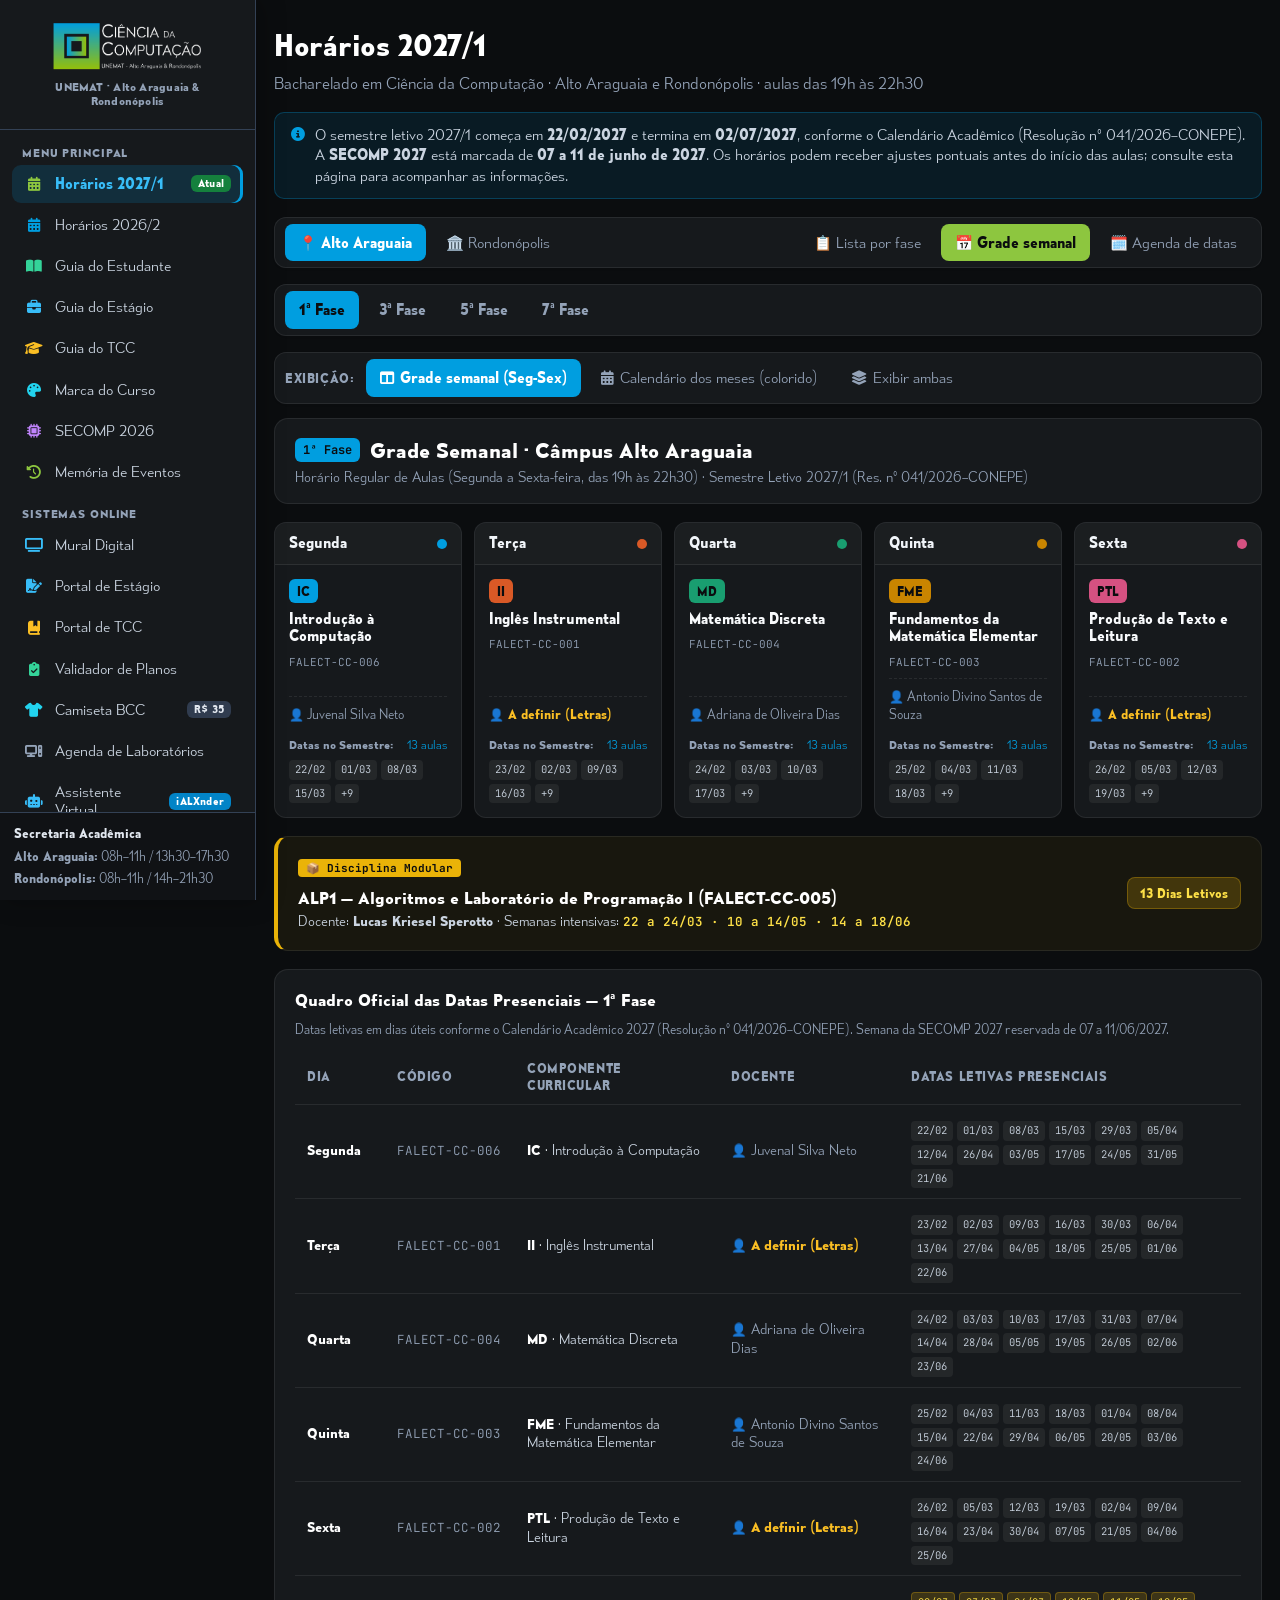
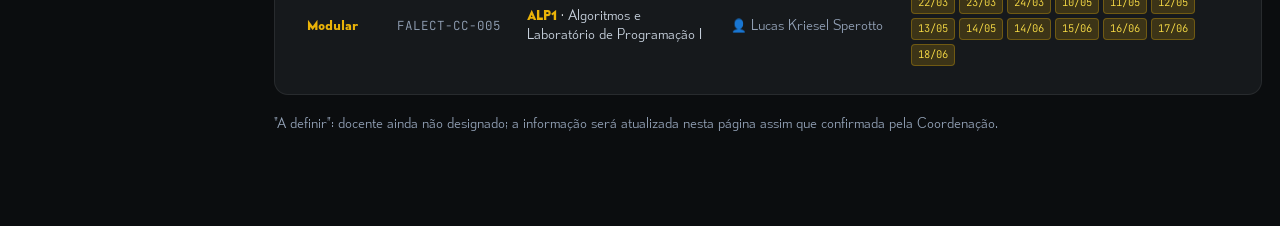
<file: index.html>
<!DOCTYPE html>
<html lang="pt-BR">
<head>
<meta charset="utf-8">
<meta name="viewport" content="width=device-width, initial-scale=1, viewport-fit=cover">
<title>Horários 2027/1 — Ciência da Computação | UNEMAT</title>
<meta name="description" content="Horários de 2027/1 do Bacharelado em Ciência da Computação da UNEMAT (Alto Araguaia e Rondonópolis): disciplinas, docentes e datas das aulas.">
<link rel="preconnect" href="https://fonts.googleapis.com">
<link rel="preconnect" href="https://fonts.gstatic.com" crossorigin>
<link rel="stylesheet" href="https://fonts.googleapis.com/css2?family=JetBrains+Mono:wght@400;500;600;700&display=swap">
<!-- BCC-PORTAL-HEAD:START -->
<link rel="stylesheet" href="https://cdnjs.cloudflare.com/ajax/libs/font-awesome/6.5.1/css/all.min.css">
<link rel="stylesheet" href="./assets/portal/portal-shell.css">
<!-- BCC-PORTAL-HEAD:END -->
<style>
/* Escopo isolado em .horarios-2027-1 para convivência limpa com portal-shell.css */
body {
  margin: 0;
  background: #0b0d0f;
  color: #f1f5f9;
  font-family: 'Mesmerize', system-ui, -apple-system, "Segoe UI", sans-serif;
  font-weight: 300;
  -webkit-font-smoothing: antialiased;
}

.horarios-2027-1 {
  --h27-canvas: #0b0d0f;
  --h27-panel: #16191c;
  --h27-border: rgba(255, 255, 255, 0.08);
  --h27-border-strong: rgba(255, 255, 255, 0.16);
  --h27-text: #f1f5f9;
  --h27-text-2: #cbd5e1;
  --h27-muted: #94a3b8;
  --h27-brand: #009ee0;
  --h27-brand-soft: rgba(0, 158, 224, 0.15);
  --h27-green: #8dc63f;
  --h27-yellow-soft: rgba(245, 158, 11, 0.15);
  --h27-yellow-text: #fbbf24;
  --h27-secomp: #a855f7;
  --h27-secomp-soft: rgba(168, 85, 247, 0.22);
  --h27-secomp-text: #e9d5ff;
  --h27-listra: repeating-linear-gradient(135deg, #1e232a 0 6px, #0e1013 6px 12px);
  --h27-fonte: 'Mesmerize', system-ui, -apple-system, "Segoe UI", sans-serif;
  --h27-mono: 'JetBrains Mono', ui-monospace, "SF Mono", Menlo, Consolas, monospace;
  --h27-radius-lg: 14px;

  max-width: 1280px;
  margin: 0 auto;
  padding: 24px 18px 80px;
  font-size: 15px;
  line-height: 1.5;
  color: var(--h27-text);
}

.horarios-2027-1 *,
.horarios-2027-1 *::before,
.horarios-2027-1 *::after {
  box-sizing: border-box;
}

.horarios-2027-1 a { color: var(--h27-brand); text-decoration: none; }
.horarios-2027-1 button { cursor: pointer; font: inherit; color: inherit; }
.horarios-2027-1 button:focus-visible,
.horarios-2027-1 a:focus-visible { outline: 2px solid var(--h27-brand); outline-offset: 2px; }
.horarios-2027-1 .mono { font-family: var(--h27-mono); }

.horarios-2027-1 .page-head { margin-bottom: 18px; }
.horarios-2027-1 .page-head h1 { margin: 0 0 6px; font-size: 1.75rem; font-weight: 700; letter-spacing: -.3px; color: #fff; }
.horarios-2027-1 .page-head .meta { margin: 0; font-size: .92rem; color: var(--h27-muted); }

.horarios-2027-1 .aviso {
  padding: 12px 16px;
  border-radius: 10px;
  font-size: 13.5px;
  display: flex;
  gap: 10px;
  align-items: flex-start;
  margin-bottom: 18px;
}
.horarios-2027-1 .aviso.institucional {
  background: rgba(0, 158, 224, 0.10);
  color: var(--h27-text-2);
  border: 1px solid rgba(0, 158, 224, 0.28);
}
.horarios-2027-1 .aviso.institucional i {
  color: var(--h27-brand);
  margin-top: 3px;
  flex-shrink: 0;
}

/* Abas de navegação */
.horarios-2027-1 .aloc-tabs {
  background: var(--h27-panel);
  border: 1px solid var(--h27-border);
  border-radius: 12px;
  padding: 6px 10px;
  margin-bottom: 16px;
  box-shadow: 0 1px 3px rgba(0,0,0,.03);
}
.horarios-2027-1 .aloc-tabs-inner { display: flex; justify-content: space-between; align-items: center; gap: 12px; flex-wrap: wrap; }
.horarios-2027-1 .tabs-group { display: flex; align-items: center; gap: 6px; flex-wrap: wrap; }
.horarios-2027-1 .tab-item {
  display: inline-flex;
  align-items: center;
  gap: 6px;
  padding: 8px 14px;
  border: none;
  background: none;
  border-radius: 8px;
  font-size: .9rem;
  font-weight: 500;
  color: var(--h27-muted);
  white-space: nowrap;
  transition: all .15s ease;
}
.horarios-2027-1 .tab-item:hover { color: var(--h27-brand); background: var(--h27-brand-soft); }
.horarios-2027-1 .tab-item.ativo { color: #fff; background: var(--h27-brand); font-weight: 600; }
.horarios-2027-1 .tab-item.verde.ativo { background: var(--h27-green); color: #0b0d0f; font-weight: 700; }
.horarios-2027-1 .tab-item.fase-ativo { font-weight: 700; }
.horarios-2027-1 .mes-aba {
  min-height: 36px;
  padding: 0 14px;
  border-radius: 20px;
  border: 1px solid var(--h27-border-strong);
  background: var(--h27-panel);
  font-size: 13px;
  color: var(--h27-text-2);
  transition: all .15s ease;
}
.horarios-2027-1 .mes-aba:hover { border-color: var(--h27-brand); color: #fff; }
.horarios-2027-1 .mes-aba.ativo { background: var(--h27-green); border-color: var(--h27-green); color: #0b0d0f; font-weight: 700; }

.horarios-2027-1 .caixa {
  background: var(--h27-panel);
  border: 1px solid var(--h27-border);
  border-radius: var(--h27-radius-lg);
  box-shadow: 0 1px 3px rgba(0,0,0,.04);
}
.horarios-2027-1 h2 { margin: 0; font-size: 1.15rem; font-weight: 700; }

/* ---- View 1: Lista por fase ---- */
.horarios-2027-1 .duas-colunas { display: grid; grid-template-columns: minmax(0,1fr) 330px; gap: 24px; align-items: start; }
.horarios-2027-1 .bloco { display: grid; grid-template-columns: 130px minmax(0,1fr); border-top: 2px solid var(--h27-border); }
.horarios-2027-1 .bloco:first-child { border-top: none; }
.horarios-2027-1 .bloco-cabecalho { display: flex; flex-direction: column; align-items: stretch; justify-content: space-between; }
.horarios-2027-1 .bloco-rotulo { padding: 14px; display: flex; flex-direction: column; gap: 4px; color: inherit; background: transparent; border: none; width: 100%; text-align: left; cursor: pointer; font: inherit; }
.horarios-2027-1 .bloco-rotulo:hover { filter: brightness(1.08); }
.horarios-2027-1 .bloco-rotulo b { font-size: 15px; }
.horarios-2027-1 .bloco-rotulo small { font-size: 11px; opacity: .88; }
.horarios-2027-1 .bloco-rotulo .ir { font-size: 10px; opacity: .88; margin-top: 2px; }
.horarios-2027-1 .linha { display: grid; grid-template-columns: 90px 140px minmax(0,1fr) 190px; align-items: center; min-height: 52px; border-top: 1px solid var(--h27-border); background: var(--h27-panel); }
.horarios-2027-1 .linha:first-child { border-top: none; }
.horarios-2027-1 .linha:hover { background: rgba(255,255,255,0.04); }
.horarios-2027-1 .linha > span { padding: 8px 12px; }
.horarios-2027-1 .linha .dsem { font-weight: 600; font-size: 14px; color: #fff; }
.horarios-2027-1 .linha .cod { font-family: var(--h27-mono); font-size: 12px; color: var(--h27-muted); }
.horarios-2027-1 .linha .nome { color: var(--h27-text-2); }
.horarios-2027-1 .linha .nome b { color: #fff; }
.horarios-2027-1 .linha .prof { font-size: 12.5px; color: var(--h27-muted); }
.horarios-2027-1 .linha .prof.pend { color: var(--h27-yellow-text); font-weight: 700; }
.horarios-2027-1 .pausa { margin: 0; padding: 10px 48px; display: flex; gap: 10px; flex-wrap: wrap; font-size: 13px; background: var(--h27-listra); color: #cbd5e1; border-top: 1px dashed var(--h27-border-strong); }
.horarios-2027-1 .pausa.modular { background: var(--h27-yellow-soft); color: var(--h27-yellow-text); }
.horarios-2027-1 .extras-wrap { margin: 0; padding: 12px 48px 14px; background: rgba(99,102,241,.10); border-top: 1px dashed var(--h27-border-strong); }
.horarios-2027-1 .extras-wrap b { display: block; font-size: 11px; text-transform: uppercase; letter-spacing: .05em; color: #a5b4fc; margin-bottom: 8px; }
.horarios-2027-1 .extras-grid { display: grid; grid-template-columns: repeat(2, minmax(0,1fr)); gap: 8px; }
.horarios-2027-1 .extra-item { background: var(--h27-panel); border: 1px solid var(--h27-border); border-radius: 8px; padding: 6px 10px; display: flex; justify-content: space-between; gap: 8px; font-size: 12px; color: var(--h27-text-2); }
.horarios-2027-1 .extra-item .cod { color: #a5b4fc; font-weight: 700; }

.horarios-2027-1 .lateral { padding: 20px; display: flex; flex-direction: column; gap: 14px; position: sticky; top: 20px; }
.horarios-2027-1 .meses { display: grid; grid-template-columns: repeat(2, minmax(0,1fr)); gap: 16px 14px; }
.horarios-2027-1 .mini { display: flex; flex-direction: column; gap: 4px; }
.horarios-2027-1 .mini > span { font-size: 12px; font-weight: 700; color: var(--h27-brand); text-transform: uppercase; letter-spacing: .05em; }
.horarios-2027-1 .mini-grade { display: grid; grid-template-columns: repeat(5, minmax(0,1fr)); gap: 2px; }
.horarios-2027-1 .mini-grade span,
.horarios-2027-1 .mini-grade button { height: 22px; font-family: var(--h27-mono); font-size: 10.5px; display: flex; align-items: center; justify-content: center; border-radius: 4px; color: #94a3b8; border: none; background: none; padding: 0; }
.horarios-2027-1 .mini-grade button { cursor: pointer; }
.horarios-2027-1 .mini-grade button:hover { outline: 2px solid var(--h27-brand); outline-offset: 1px; }
.horarios-2027-1 .mini-grade .cab { color: var(--h27-muted); height: 16px; font-family: var(--h27-fonte); }
.horarios-2027-1 .mini-grade .aula { background: var(--h27-panel); border: 1.5px solid var(--h27-brand); color: var(--h27-brand); font-weight: 600; }
.horarios-2027-1 .mini-grade .mod { background: rgba(234,179,8,.22); color: var(--h27-yellow-text); border: 1.5px solid rgba(234,179,8,.5); }
.horarios-2027-1 .mini-grade .secomp { background: var(--h27-secomp-soft); color: var(--h27-secomp-text); border: 1.5px solid var(--h27-secomp); font-weight: 700; }
.horarios-2027-1 .mini-grade .off { background: var(--h27-listra); color: #64748b; }
.horarios-2027-1 .legenda { display: flex; flex-direction: column; gap: 6px; font-size: 12px; color: var(--h27-muted); border-top: 1px solid var(--h27-border); padding-top: 12px; }
.horarios-2027-1 .legenda span { display: flex; align-items: center; gap: 8px; }
.horarios-2027-1 .legenda i { width: 14px; height: 14px; border-radius: 3px; flex-shrink: 0; display: inline-block; }

/* ---- View 2: Grade Semanal & Calendário Colorido ---- */
.horarios-2027-1 .grade-semanal-wrap { display: flex; flex-direction: column; gap: 18px; }
.horarios-2027-1 .grade-fase-topo { display: flex; justify-content: space-between; align-items: center; flex-wrap: wrap; gap: 12px; padding: 16px 20px; background: var(--h27-panel); border: 1px solid var(--h27-border); border-radius: 14px; }
.horarios-2027-1 .grade-fase-topo h2 { font-size: 1.25rem; font-weight: 700; color: #fff; margin: 0; display: flex; align-items: center; gap: 10px; flex-wrap: wrap; }
.horarios-2027-1 .grade-fase-topo p { margin: 4px 0 0; font-size: 12.5px; color: var(--h27-muted); }
.horarios-2027-1 .disc-sigla { font-family: var(--h27-mono); font-size: 12px; font-weight: 700; padding: 3px 8px; border-radius: 6px; }

.horarios-2027-1 .grade-semanal-grid { display: grid; grid-template-columns: repeat(5, minmax(0, 1fr)); gap: 12px; }
@media (max-width: 1024px) { .horarios-2027-1 .grade-semanal-grid { grid-template-columns: repeat(2, minmax(0, 1fr)); } }
@media (max-width: 640px) { .horarios-2027-1 .grade-semanal-grid { grid-template-columns: 1fr; } }

.horarios-2027-1 .dia-col { background: var(--h27-panel); border: 1px solid var(--h27-border); border-radius: 12px; overflow: hidden; display: flex; flex-direction: column; transition: border-color .15s ease, transform .15s ease; }
.horarios-2027-1 .dia-col:hover { border-color: var(--h27-brand); transform: translateY(-2px); }
.horarios-2027-1 .dia-col-head { padding: 10px 14px; font-weight: 700; font-size: 13.5px; border-bottom: 1px solid var(--h27-border); display: flex; justify-content: space-between; align-items: center; background: rgba(255,255,255,0.02); }
.horarios-2027-1 .dia-col-body { padding: 14px; display: flex; flex-direction: column; gap: 8px; flex: 1; }
.horarios-2027-1 .dia-col-body .sigla { display: inline-block; padding: 3px 8px; border-radius: 6px; font-size: 12px; font-weight: 700; color: #0b0d0f; width: fit-content; }
.horarios-2027-1 .dia-col-body .nome { font-weight: 600; font-size: 13.5px; color: #f8fafc; line-height: 1.3; }
.horarios-2027-1 .dia-col-body .cod { font-family: var(--h27-mono); font-size: 11px; color: var(--h27-muted); }
.horarios-2027-1 .dia-col-body .prof { font-size: 12px; color: #94a3b8; margin-top: auto; padding-top: 8px; border-top: 1px dashed rgba(255,255,255,0.08); }
.horarios-2027-1 .dia-col-body .prof.pend { color: var(--h27-yellow-text); font-weight: 700; }
.horarios-2027-1 .dates-pills { display: flex; flex-wrap: wrap; gap: 4px; margin-top: 6px; }
.horarios-2027-1 .date-pill { font-family: var(--h27-mono); font-size: 10.5px; background: rgba(255,255,255,0.06); padding: 2px 6px; border-radius: 4px; color: #cbd5e1; }
.horarios-2027-1 .date-pill.extra { background: rgba(0,158,224,0.20); color: #7dd3fc; font-weight: 700; border: 1px solid rgba(0,158,224,0.35); }

.horarios-2027-1 .datas-box { background: var(--h27-panel); border: 1px solid var(--h27-border); border-radius: 14px; padding: 18px 20px; }
.horarios-2027-1 .datas-box h3 { margin: 0 0 8px 0; font-size: 1rem; font-weight: 700; color: #fff; }
.horarios-2027-1 .datas-table { width: 100%; border-collapse: collapse; font-size: 12.5px; }
.horarios-2027-1 .datas-table th,
.horarios-2027-1 .datas-table td { padding: 10px 12px; text-align: left; border-top: 1px solid var(--h27-border); }
.horarios-2027-1 .datas-table th { font-weight: 700; color: var(--h27-muted); font-size: 11.5px; text-transform: uppercase; letter-spacing: .05em; border-top: none; }

/* Calendário dos meses colorido por disciplina */
.horarios-2027-1 .legenda-cores { display: flex; flex-wrap: wrap; gap: 8px 16px; margin-bottom: 16px; padding: 14px 18px; }
.horarios-2027-1 .legenda-cores span { display: flex; align-items: center; gap: 7px; font-size: 12.5px; }
.horarios-2027-1 .legenda-cores i { width: 13px; height: 13px; border-radius: 3px; flex-shrink: 0; }
.horarios-2027-1 .meses-grandes { display: grid; grid-template-columns: repeat(3, minmax(0,1fr)); gap: 18px; }
.horarios-2027-1 .mes-grande { padding: 14px 16px; background: rgba(255,255,255,0.015); border: 1px solid var(--h27-border); border-radius: 12px; }
.horarios-2027-1 .mes-grande > b { font-size: 13px; text-transform: uppercase; letter-spacing: .05em; color: var(--h27-text-2); display: block; margin-bottom: 10px; }
.horarios-2027-1 .cal-mini-grade { display: grid; grid-template-columns: repeat(5, minmax(0,1fr)); gap: 3px; }
.horarios-2027-1 .cal-mini-grade span,
.horarios-2027-1 .cal-mini-grade button { height: 26px; font-family: var(--h27-mono); font-size: 11px; display: flex; align-items: center; justify-content: center; border-radius: 5px; color: #94a3b8; font-weight: 600; border: none; background: none; padding: 0; }
.horarios-2027-1 .cal-mini-grade button { cursor: pointer; }
.horarios-2027-1 .cal-mini-grade button:hover { outline: 2px solid var(--h27-brand); outline-offset: 1px; }
.horarios-2027-1 .cal-mini-grade .cab { color: var(--h27-muted); height: 16px; font-family: var(--h27-fonte); font-weight: 500; font-size: 10px; }
.horarios-2027-1 .cal-mini-grade .off { background: var(--h27-listra); color: var(--h27-muted); }
.horarios-2027-1 .cal-mini-grade .secomp { background: var(--h27-secomp-soft); color: var(--h27-secomp-text); border: 1px solid var(--h27-secomp); font-weight: 700; }

/* ---- View 3: Calendário Interativo do Semestre & Agenda ---- */
.horarios-2027-1 .cal-layout { display: grid; grid-template-columns: minmax(0,1fr) 340px; gap: 20px; align-items: start; }
.horarios-2027-1 .cal-grade { display: grid; grid-template-columns: repeat(5, minmax(0,1fr)); gap: 8px; }
.horarios-2027-1 .cal-cab { font-size: 12px; font-weight: 700; color: var(--h27-muted); text-transform: uppercase; letter-spacing: .05em; padding: 0 4px; }
.horarios-2027-1 .dia { min-height: 92px; padding: 9px 10px; border-radius: 10px; border: 1px solid var(--h27-border); background: var(--h27-panel); display: flex; flex-direction: column; gap: 5px; text-align: left; cursor: pointer; transition: all .15s ease; }
.horarios-2027-1 .dia:hover { border-color: var(--h27-brand); transform: translateY(-1px); }
.horarios-2027-1 .dia .num { font-family: var(--h27-mono); font-size: 14px; font-weight: 700; }
.horarios-2027-1 .dia .info { font-size: 10.5px; color: var(--h27-muted); line-height: 1.25; }
.horarios-2027-1 .dia .pontos { display: flex; gap: 4px; margin-top: auto; }
.horarios-2027-1 .dia .pontos i { width: 8px; height: 8px; border-radius: 50%; display: inline-block; }
.horarios-2027-1 .dia.mod { background: rgba(234,179,8,.14); border-color: rgba(234,179,8,.45); }
.horarios-2027-1 .dia.mod .info { color: var(--h27-yellow-text); }
.horarios-2027-1 .dia.secomp { background: var(--h27-secomp-soft); border-color: rgba(168,85,247,.55); }
.horarios-2027-1 .dia.secomp .info { color: var(--h27-secomp-text); font-weight: 700; }
.horarios-2027-1 .dia.off { background: var(--h27-listra); border-color: var(--h27-border); }
.horarios-2027-1 .dia.sel { box-shadow: 0 0 0 3px var(--h27-brand); border-color: var(--h27-brand); }
.horarios-2027-1 .painel-dia { position: sticky; top: 20px; overflow: hidden; }
.horarios-2027-1 .painel-dia .topo { padding: 18px 20px 12px; border-bottom: 1px solid var(--h27-border); }
.horarios-2027-1 .painel-dia .topo small { color: var(--h27-muted); font-size: 13px; text-transform: capitalize; }
.horarios-2027-1 .painel-dia .topo h2 { font-size: 19px; margin-top: 2px; }
.horarios-2027-1 .aula-item { display: grid; grid-template-columns: auto minmax(0,1fr); gap: 12px; align-items: center; padding: 12px 20px; border-top: 1px solid var(--h27-border); border-left: none; border-right: none; border-bottom: none; width: 100%; text-align: left; background: none; cursor: pointer; font: inherit; color: inherit; transition: background .15s ease; }
.horarios-2027-1 .aula-item:hover { background: rgba(255,255,255,0.04); }
.horarios-2027-1 .aula-item .fase { padding: 3px 8px; border-radius: 6px; font-size: 11px; font-weight: 700; color: #fff; white-space: nowrap; }
.horarios-2027-1 .aula-item .nome { font-weight: 600; font-size: 13.5px; }
.horarios-2027-1 .aula-item .disc { font-size: 12.5px; color: var(--h27-text-2); }
.horarios-2027-1 .aula-item .quem { font-size: 11.5px; color: var(--h27-muted); }
.horarios-2027-1 .painel-dia .vazio { padding: 16px 20px; color: var(--h27-muted); font-size: 13.5px; }
.horarios-2027-1 .painel-dia .vazio.secomp-box { color: var(--h27-secomp-text); background: rgba(168,85,247,0.12); }

/* Agenda timeline */
.horarios-2027-1 .agenda-timeline { display: flex; flex-direction: column; gap: 10px; margin-top: 16px; }
.horarios-2027-1 .agenda-card { background: var(--h27-panel); border: 1px solid var(--h27-border); border-radius: 12px; padding: 14px 18px; display: grid; grid-template-columns: 88px 1fr; gap: 16px; align-items: center; transition: all .15s ease; }
.horarios-2027-1 .agenda-card:hover { border-color: var(--h27-brand); background: rgba(255,255,255,0.03); }
.horarios-2027-1 .agenda-card.feriado { border-left: 4px solid #ef4444; background: rgba(239,68,68,0.05); }
.horarios-2027-1 .agenda-card.secomp { border-left: 4px solid var(--h27-secomp); background: rgba(168,85,247,0.10); }
.horarios-2027-1 .agenda-card.sabado { border-left: 4px solid var(--h27-brand); background: rgba(0,158,224,0.04); }
.horarios-2027-1 .agenda-card.modular { border-left: 4px solid #eab308; background: rgba(234,179,8,0.05); }
.horarios-2027-1 .agenda-card-date { text-align: center; border-right: 1px solid var(--h27-border); padding-right: 14px; }
.horarios-2027-1 .agenda-card-date .num { font-family: var(--h27-mono); font-size: 22px; font-weight: 700; color: #fff; line-height: 1; }
.horarios-2027-1 .agenda-card-date .dia-semana { font-size: 11px; text-transform: uppercase; font-weight: 700; color: var(--h27-brand); margin-top: 4px; }
.horarios-2027-1 .agenda-card-aulas { display: flex; flex-wrap: wrap; gap: 8px; align-items: center; }
.horarios-2027-1 .agenda-aula-pill { display: inline-flex; align-items: center; gap: 8px; padding: 6px 12px; border-radius: 8px; background: rgba(255,255,255,0.04); border: 1px solid var(--h27-border); font-size: 12px; }
.horarios-2027-1 .agenda-aula-pill .fase-tag { font-weight: 700; font-size: 11px; padding: 2px 7px; border-radius: 4px; color: #fff; }
.horarios-2027-1 .agenda-aula-pill .disc-txt { color: #f1f5f9; font-weight: 600; }
.horarios-2027-1 .agenda-aula-pill .prof-txt { color: #94a3b8; font-size: 11.5px; }

.horarios-2027-1 .rodape-nota {
  margin-top: 20px;
  font-size: 12.5px;
  color: var(--h27-muted);
}

@media (max-width: 1180px) {
  .horarios-2027-1 .duas-colunas,
  .horarios-2027-1 .cal-layout { grid-template-columns: minmax(0,1fr); }
  .horarios-2027-1 .lateral,
  .horarios-2027-1 .painel-dia { position: static; }
  .horarios-2027-1 .bloco { grid-template-columns: minmax(0,1fr); }
  .horarios-2027-1 .bloco-cabecalho { flex-direction: row; align-items: center; flex-wrap: wrap; }
  .horarios-2027-1 .bloco-rotulo { flex-direction: row; align-items: baseline; gap: 10px; width: auto; }
  .horarios-2027-1 .linha { grid-template-columns: minmax(0,1fr); padding: 6px 12px; }
  .horarios-2027-1 .pausa,
  .horarios-2027-1 .extras-wrap { padding-left: 14px; padding-right: 14px; }
  .horarios-2027-1 .meses-grandes { grid-template-columns: repeat(2, minmax(0,1fr)); }
}
@media (max-width: 640px) {
  .horarios-2027-1 .meses-grandes { grid-template-columns: 1fr; }
  .horarios-2027-1 .extras-grid { grid-template-columns: 1fr; }
}
</style>
</head>
<body>
<!-- BCC-PORTAL-SHELL:START -->
<a class="bcc-skip-link" href="#bcc-conteudo-principal">Pular para o conteúdo principal</a>
<div id="bcc-sidebar-overlay" class="bcc-sidebar-overlay" aria-hidden="true"></div>
<div class="bcc-shell">
  <aside id="bcc-sidebar" class="bcc-sidebar" aria-label="Menu principal do curso">
    <div class="bcc-sidebar-brand">
      <button type="button" id="bcc-btn-close-sidebar" class="bcc-close-btn" aria-label="Fechar menu">
        <i class="fa-solid fa-xmark" aria-hidden="true"></i>
      </button>
      <a href="./" class="bcc-brand-link">
        <img src="./marca/arquivos/logo_bcc_horizontal_fundo_transparente_texto_branco.png" alt="Ciência da Computação — UNEMAT" class="bcc-brand-logo">
        <span class="bcc-brand-sub">UNEMAT · Alto Araguaia &amp; Rondonópolis</span>
      </a>
    </div>
    <nav class="bcc-nav" aria-label="Navegação do portal">
      <p class="bcc-nav-group-label">Menu Principal</p>
      <ul class="bcc-nav-list">
          <li><a href="./" class="bcc-nav-link is-active" aria-current="page"><i class="fa-solid fa-calendar-days bcc-nav-icon" style="color:#8DC63F;" aria-hidden="true"></i><span>Horários 2027/1</span><span class="bcc-nav-badge bcc-nav-badge--green">Atual</span></a></li>
          <li><a href="./horarios-2026-2/" class="bcc-nav-link"><i class="fa-solid fa-calendar-days bcc-nav-icon" style="color:#009EE0;" aria-hidden="true"></i><span>Horários 2026/2</span></a></li>
          <li><a href="./guia/" class="bcc-nav-link"><i class="fa-solid fa-book-open bcc-nav-icon" style="color:#34d399;" aria-hidden="true"></i><span>Guia do Estudante</span></a></li>
          <li><a href="./estagio/" class="bcc-nav-link"><i class="fa-solid fa-briefcase bcc-nav-icon" style="color:#38bdf8;" aria-hidden="true"></i><span>Guia do Estágio</span></a></li>
          <li><a href="./tcc/" class="bcc-nav-link"><i class="fa-solid fa-graduation-cap bcc-nav-icon" style="color:#fbbf24;" aria-hidden="true"></i><span>Guia do TCC</span></a></li>
          <li><a href="./marca/" class="bcc-nav-link"><i class="fa-solid fa-palette bcc-nav-icon" style="color:#22d3ee;" aria-hidden="true"></i><span>Marca do Curso</span></a></li>
          <li><a href="./secomp/" class="bcc-nav-link"><i class="fa-solid fa-microchip bcc-nav-icon" style="color:#c084fc;" aria-hidden="true"></i><span>SECOMP 2026</span></a></li>
          <li><a href="./eventos/" class="bcc-nav-link"><i class="fa-solid fa-clock-rotate-left bcc-nav-icon" style="color:#8DC63F;" aria-hidden="true"></i><span>Memória de Eventos</span></a></li>
      </ul>
      <p class="bcc-nav-group-label">Sistemas Online</p>
      <ul class="bcc-nav-list">
          <li><a href="https://ialxnder.fly.dev/mural" class="bcc-nav-link" target="_blank" rel="noopener noreferrer"><i class="fa-solid fa-tv bcc-nav-icon" style="color:#38bdf8;" aria-hidden="true"></i><span>Mural Digital</span></a></li>
          <li><a href="https://ialxnder.fly.dev/estagio" class="bcc-nav-link" target="_blank" rel="noopener noreferrer"><i class="fa-solid fa-file-signature bcc-nav-icon" style="color:#38bdf8;" aria-hidden="true"></i><span>Portal de Estágio</span></a></li>
          <li><a href="https://ialxnder.fly.dev/tcc" class="bcc-nav-link" target="_blank" rel="noopener noreferrer"><i class="fa-solid fa-book-bookmark bcc-nav-icon" style="color:#fbbf24;" aria-hidden="true"></i><span>Portal de TCC</span></a></li>
          <li><a href="https://ialxnder.fly.dev/planos" class="bcc-nav-link" target="_blank" rel="noopener noreferrer"><i class="fa-solid fa-clipboard-check bcc-nav-icon" style="color:#34d399;" aria-hidden="true"></i><span>Validador de Planos</span></a></li>
          <li><a href="https://ialxnder.fly.dev/camisetas" class="bcc-nav-link" target="_blank" rel="noopener noreferrer"><i class="fa-solid fa-shirt bcc-nav-icon" style="color:#22d3ee;" aria-hidden="true"></i><span>Camiseta BCC</span><span class="bcc-nav-badge">R$ 35</span></a></li>
          <li><a href="https://sistema-unemat.vercel.app/" class="bcc-nav-link" target="_blank" rel="noopener noreferrer"><i class="fa-solid fa-computer bcc-nav-icon" style="color:#94a3b8;" aria-hidden="true"></i><span>Agenda de Laboratórios</span></a></li>
          <li><a href="https://ialxnder.fly.dev/mural/assistente" class="bcc-nav-link" target="_blank" rel="noopener noreferrer"><i class="fa-solid fa-robot bcc-nav-icon" style="color:#38bdf8;" aria-hidden="true"></i><span>Assistente Virtual</span><span class="bcc-nav-badge bcc-nav-badge--cyan">iALXnder</span></a></li>
      </ul>
      <p class="bcc-nav-group-label">Links Externos</p>
      <ul class="bcc-nav-list">
          <li><a href="https://sigaa.unemat.br/sigaa/verTelaLogin.do" class="bcc-nav-link" target="_blank" rel="noopener noreferrer"><i class="fa-solid fa-building-columns bcc-nav-icon" style="color:#94a3b8;" aria-hidden="true"></i><span>SIGAA UNEMAT</span></a></li>
          <li><a href="https://unemat.br/" class="bcc-nav-link" target="_blank" rel="noopener noreferrer"><i class="fa-solid fa-globe bcc-nav-icon" style="color:#94a3b8;" aria-hidden="true"></i><span>Portal UNEMAT</span></a></li>
          <li><a href="https://www.instagram.com/computacao.unemataia/" class="bcc-nav-link" target="_blank" rel="noopener noreferrer"><i class="fa-brands fa-instagram bcc-nav-icon" style="color:#34d399;" aria-hidden="true"></i><span>Instagram do Curso</span></a></li>
      </ul>
    </nav>
    <div class="bcc-sidebar-footer">
      <p class="bcc-sidebar-footer-title">Secretaria Acadêmica</p>
      <p class="bcc-sidebar-footer-row"><strong>Alto Araguaia:</strong> 08h–11h / 13h30–17h30</p>
      <p class="bcc-sidebar-footer-row"><strong>Rondonópolis:</strong> 08h–11h / 14h–21h30</p>
    </div>
  </aside>
  <div class="bcc-main-col">
    <div class="bcc-mobile-topbar">
      <button type="button" id="bcc-btn-hamburger" class="bcc-hamburger" aria-label="Abrir menu" aria-expanded="false" aria-controls="bcc-sidebar">
        <i class="fa-solid fa-bars" aria-hidden="true"></i>
      </button>
      <a href="./" class="bcc-mobile-title">Horários 2027/1</a>
      <span class="bcc-mobile-campus">UNEMAT BCC</span>
    </div>
    <div id="bcc-conteudo-principal" class="bcc-content" tabindex="-1">
<!-- BCC-PORTAL-SHELL:END -->

<main class="horarios-2027-1" aria-labelledby="horarios-2027-1-titulo">
  <div class="page-head">
    <h1 id="horarios-2027-1-titulo">Horários 2027/1</h1>
    <p class="meta">Bacharelado em Ciência da Computação · Alto Araguaia e Rondonópolis · aulas das 19h às 22h30</p>
  </div>

  <div class="aviso institucional" role="note">
    <i class="fa-solid fa-circle-info" aria-hidden="true"></i>
    <span>O semestre letivo 2027/1 começa em <strong>22/02/2027</strong> e termina em <strong>02/07/2027</strong>, conforme o Calendário Acadêmico (Resolução nº 041/2026–CONEPE). A <strong>SECOMP 2027</strong> está marcada de <strong>07 a 11 de junho de 2027</strong>. Os horários podem receber ajustes pontuais antes do início das aulas; consulte esta página para acompanhar as informações.</span>
  </div>

  <nav class="aloc-tabs" aria-label="Seleção de câmpus e visualização">
    <div class="aloc-tabs-inner">
      <div class="tabs-group" id="tabsCampus"></div>
      <div class="tabs-group" id="tabsView"></div>
    </div>
  </nav>

  <nav class="aloc-tabs" id="subNavWrap" aria-label="Seleção de fase" style="display:none">
    <div class="aloc-tabs-inner">
      <div class="tabs-group" id="subNav"></div>
    </div>
  </nav>

  <div id="conteudo"></div>

  <p class="rodape-nota">“A definir”: docente ainda não designado; a informação será atualizada nesta página assim que confirmada pela Coordenação.</p>
</main>

<!-- BCC-PORTAL-SHELL:CLOSE-START -->
    </div>
  </div>
</div>
<script src="./assets/portal/portal-shell.js" defer></script>
<!-- BCC-PORTAL-SHELL:CLOSE-END -->

<script>
(() => {
const WEEK = {
  segunda: ["22/02","01/03","08/03","15/03","29/03","05/04","12/04","26/04","03/05","17/05","24/05","31/05","21/06"],
  terca:   ["23/02","02/03","09/03","16/03","30/03","06/04","13/04","27/04","04/05","18/05","25/05","01/06","22/06"],
  quarta:  ["24/02","03/03","10/03","17/03","31/03","07/04","14/04","28/04","05/05","19/05","26/05","02/06","23/06"],
  quinta:  ["25/02","04/03","11/03","18/03","01/04","08/04","15/04","22/04","29/04","06/05","20/05","03/06","24/06"],
  sexta:   ["26/02","05/03","12/03","19/03","02/04","09/04","16/04","23/04","30/04","07/05","21/05","04/06","25/06"]
};
const MOD13 = ["22/03","23/03","24/03","10/05","11/05","12/05","13/05","14/05","14/06","15/06","16/06","17/06","18/06"];
const LBD15 = MOD13.concat(["29/06","01/07"]);
const LRC15 = MOD13.concat(["28/06","29/06"]);
const LPOO15 = ["26/02","05/03","12/03","19/03","02/04","09/04","16/04","23/04","30/04","07/05","21/05","04/06","25/06","28/06","30/06"];
const DSDM15 = ["26/02","05/03","12/03","19/03","02/04","09/04","16/04","23/04","30/04","07/05","14/05","21/05","04/06","18/06","25/06"];

const FERIADOS_MAP_2027_1 = {
  "2027-03-25": "Quinta-feira Santa (Não letivo)",
  "2027-03-26": "Sexta-feira da Paixão (Feriado Nacional)",
  "2027-03-27": "Sábado de Aleluia (Não letivo)",
  "2027-04-19": "Recesso Ponte Tiradentes (Não letivo)",
  "2027-04-20": "Recesso Ponte Tiradentes (Não letivo)",
  "2027-04-21": "Tiradentes (Feriado Nacional)",
  "2027-05-01": "Dia do Trabalhador (Feriado Nacional)",
  "2027-05-27": "Corpus Christi (Feriado / Ponto Facultativo)",
  "2027-05-28": "Recesso Corpus Christi (Não letivo)"
};
const SECOMP_MAP_2027_1 = {
  "2027-06-07": "SECOMP 2027 — Semana de Computação da UNEMAT (Dia 1)",
  "2027-06-08": "SECOMP 2027 — Semana de Computação da UNEMAT (Dia 2)",
  "2027-06-09": "SECOMP 2027 — Semana de Computação da UNEMAT (Dia 3)",
  "2027-06-10": "SECOMP 2027 — Semana de Computação da UNEMAT (Dia 4)",
  "2027-06-11": "SECOMP 2027 — Semana de Computação da UNEMAT (Dia 5)"
};
const HOLIDAYS_DDMM = ["25/03","26/03","19/04","20/04","21/04","27/05","28/05"];
const SECOMP_DDMM = ["07/06","08/06","09/06","10/06","11/06"];
const MODWEEK_DDMM = MOD13;

const CORES_DIA = ['#009EE0', '#d95926', '#199e70', '#c98500', '#d55181', '#6b9c1f'];
const CORES_FASE = ['#009EE0', '#d95926', '#199e70', '#6b5bc4'];
const TXT_FASE = ['#0b0d0f', '#0b0d0f', '#0b0d0f', '#ffffff'];
function corTextoFase(i) { return TXT_FASE[i % TXT_FASE.length]; }
const DIA_NOMES = ["Segunda","Terça","Quarta","Quinta","Sexta"];

function profTxt(p) {
  if (/^LETRAS$/i.test(p)) return "A definir (Letras)";
  if (/^SELETIVO$/i.test(p)) return "A definir (seletivo)";
  return p;
}
function isPendingProf(p) {
  return /^(LETRAS|SELETIVO)$/i.test(p);
}
function cell(d, c, cod, n, p, dates) {
  return { d, c, cod, n, p: profTxt(p), pend: isPendingProf(p), dates: dates || [] };
}

const DADOS = {
  AIA: {
    nome: "Alto Araguaia",
    fases: [
      { label: "1ª Fase", cells: [
          cell("Segunda","IC","FALECT-CC-006","Introdução à Computação","Juvenal Silva Neto", WEEK.segunda),
          cell("Terça","II","FALECT-CC-001","Inglês Instrumental","LETRAS", WEEK.terca),
          cell("Quarta","MD","FALECT-CC-004","Matemática Discreta","Adriana de Oliveira Dias", WEEK.quarta),
          cell("Quinta","FME","FALECT-CC-003","Fundamentos da Matemática Elementar","Antonio Divino Santos de Souza", WEEK.quinta),
          cell("Sexta","PTL","FALECT-CC-002","Produção de Texto e Leitura","LETRAS", WEEK.sexta)
        ], modular: { c:"ALP1", cod:"FALECT-CC-005", n:"Algoritmos e Laboratório de Programação I", p:"Lucas Kriesel Sperotto", d:"22 a 24/03 · 10 a 14/05 · 14 a 18/06", dates: MOD13 }, extras: null },
      { label: "3ª Fase", cells: [
          cell("Segunda","IRC","FALECT-CC-018","Introdução a Redes de Computadores","Wesley Barbosa Thereza", WEEK.segunda),
          cell("Terça","AL","FALECT-CC-013","Álgebra Linear","Adriana de Oliveira Dias", WEEK.terca),
          cell("Quarta","TG","FALECT-CC-015","Teoria dos Grafos","Antonio Divino Santos de Souza", WEEK.quarta),
          cell("Quinta","ED1","FALECT-CC-016","Estrutura de Dados I","Lucas Kriesel Sperotto", WEEK.quinta),
          cell("Sexta","CA2","FALECT-CC-014","Cálculo II","Antonio Divino Santos de Souza", WEEK.sexta)
        ], modular: { c:"FE", cod:"FALECT-CC-017", n:"Fundamentos da Eletrônica", p:"Fernando Yoiti Obana", d:"22 a 24/03 · 10 a 14/05 · 14 a 18/06", dates: MOD13 }, extras: null },
      { label: "5ª Fase", cells: [
          cell("Segunda","PE","FALECT-CC-025","Probabilidade e Estatística","Adriana de Oliveira Dias", WEEK.segunda),
          cell("Terça","GTI","FALECT-CC-026","Governança em Tecnologia da Informação","Juvenal Silva Neto", WEEK.terca),
          cell("Quarta","SD","FALECT-CC-029","Sistemas Digitais","Fernando Yoiti Obana", WEEK.quarta),
          cell("Quinta","LFA","FALECT-CC-028","Linguagens Formais e Autômatos","Elton Ricelli Ferreira de Rezende", WEEK.quinta),
          cell("Sexta","LPOO","FALECT-CC-027","Lab. de Programação Orientada a Objetos","Lucas Kriesel Sperotto", LPOO15)
        ], modular: { c:"LBD", cod:"FALECT-CC-030", n:"Laboratório de Banco de Dados", p:"Ubirajara Martin Coelho", d:"22 a 24/03 · 10 a 14/05 · 14 a 18/06 · +29/06 e 01/07", dates: LBD15 }, extras: null },
      { label: "7ª Fase", cells: [
          cell("Segunda","CO","FALECT-CC-037","Compiladores","Elton Ricelli Ferreira de Rezende", WEEK.segunda),
          cell("Terça","CG","FALECT-CC-038","Computação Gráfica","Wesley Barbosa Thereza", WEEK.terca),
          cell("Quarta","IHC","FALECT-CC-039","Interação Homem-Computador","Juvenal Silva Neto", WEEK.quarta),
          cell("Quinta","QTS","FALECT-CC-041","Qualidade e Teste de Software","Ubirajara Martin Coelho", WEEK.quinta),
          cell("Sexta","DSDM","FALECT-CC-040","Dev. de Software p/ Disp. Móveis","Elton Ricelli Ferreira de Rezende", DSDM15)
        ], modular: null, extras: [
          { cod:"FALECT-CC-043", c:"TCC I", n:"Trabalho de Conclusão de Curso I", p:"Wesley Barbosa Thereza" },
          { cod:"FALECT-CC-048", c:"TCC II", n:"Trabalho de Conclusão de Curso II", p:"Fernando Yoiti Obana" },
          { cod:"FALECT-CC-036", c:"ESS I", n:"Estágio Supervisionado I", p:"Chrystian Jheimes dos Santos" },
          { cod:"FALECT-CC-042", c:"ESS II", n:"Estágio Supervisionado II", p:"Ubirajara Martin Coelho" }
        ] }
    ]
  },
  ROO: {
    nome: "Rondonópolis",
    fases: [
      { label: "2ª Fase", cells: [
          cell("Segunda","AOC","FALECT-CC-012","Arquitetura e Organização de Computadores","Pierre Inácio de Freitas", WEEK.segunda),
          cell("Terça","PIPDD","FALECT-CC-008","Prop. Intelectual, Prot. de Dados e Direitos","Éverton Neves dos Santos", WEEK.terca),
          cell("Quarta","CA1","FALECT-CC-009","Cálculo I","Jemy Alex Mandujano Valle", WEEK.quarta),
          cell("Quinta","TMP","FALECT-CC-007","Teoria e Métodos de Pesquisa","Breno Felix de Sousa", WEEK.quinta),
          cell("Sexta","GA","FALECT-CC-010","Geometria Analítica","Jemy Alex Mandujano Valle", WEEK.sexta)
        ], modular: { c:"ALP2", cod:"FALECT-CC-011", n:"Algoritmos e Laboratório de Programação II", p:"SELETIVO", d:"22 a 24/03 · 10 a 14/05 · 14 a 18/06", dates: MOD13 }, extras: null },
      { label: "4ª Fase", cells: [
          cell("Segunda","F1","FALECT-CC-020","Física I","Éverton Neves dos Santos", WEEK.segunda),
          cell("Terça","ED2","FALECT-CC-022","Estrutura de Dados II","SELETIVO", WEEK.terca),
          cell("Quarta","IBD","FALECT-CC-023","Introdução a Banco de Dados","Breno Felix de Sousa", WEEK.quarta),
          cell("Quinta","CN","FALECT-CC-019","Cálculo Numérico","Jemy Alex Mandujano Valle", WEEK.quinta),
          cell("Sexta","ES1","FALECT-CC-021","Engenharia de Software I","Humberto Roque Kuhn", WEEK.sexta)
        ], modular: { c:"LRC", cod:"FALECT-CC-024", n:"Laboratório de Redes de Computadores", p:"Pierre Inácio de Freitas", d:"22 a 24/03 · 10 a 14/05 · 14 a 18/06 · +28/06 e 29/06", dates: LRC15 }, extras: null },
      { label: "6ª Fase", cells: [
          cell("Segunda","DSW","FALECT-CC-031","Desenvolvimento de Sistemas Web","Adriano Perceguini dos Santos", WEEK.segunda),
          cell("Terça","SO","FALECT-CC-033","Sistemas Operacionais","Pierre Inácio de Freitas", WEEK.terca),
          cell("Quarta","SE","FALECT-CC-034","Sistemas Embarcados","Max Robert Marinho", WEEK.quarta),
          cell("Quinta","PAD","FALECT-CC-035","Processamento de Alto Desempenho","Humberto Roque Kuhn", WEEK.quinta),
          cell("Sexta","SM","FALECT-CC-032","Sistemas Multimídia","Breno Felix de Sousa", WEEK.sexta)
        ], modular: null, extras: null },
      { label: "8ª Fase", cells: [
          cell("Segunda","PI","FALECT-CC-046","Processamento de Imagem","Chrystian Jheimes dos Santos", WEEK.segunda),
          cell("Terça","IA","FALECT-CC-044","Inteligência Artificial","Adriano Perceguini dos Santos", WEEK.terca),
          cell("Quarta","SD","FALECT-CC-045","Sistemas Distribuídos","Humberto Roque Kuhn", WEEK.quarta),
          cell("Quinta","CF","ROO50DELE06","Computação Forense (eletiva)","SELETIVO", WEEK.quinta),
          cell("Sexta","RVA","FALECT-CC-047","Realidade Virtual e Aumentada","Adriano Perceguini dos Santos", WEEK.sexta)
        ], modular: null, extras: [
          { cod:"FALECT-CC-043", c:"TCC I", n:"Trabalho de Conclusão de Curso I", p:"Éverton Neves dos Santos" },
          { cod:"FALECT-CC-048", c:"TCC II", n:"Trabalho de Conclusão de Curso II", p:"Chrystian Jheimes dos Santos" },
          { cod:"FALECT-CC-036", c:"ESS I", n:"Estágio Supervisionado I", p:"Chrystian Jheimes dos Santos" },
          { cod:"FALECT-CC-042", c:"ESS II", n:"Estágio Supervisionado II", p:"Ubirajara Martin Coelho" }
        ] }
    ]
  }
};

const YEAR = 2027;
function iso(ddmm) {
  const [d, m] = ddmm.split("/").map(Number);
  return `${YEAR}-${String(m).padStart(2,"0")}-${String(d).padStart(2,"0")}`;
}
const HOLIDAY_SET = new Set(HOLIDAYS_DDMM.map(iso));
const SECOMP_SET = new Set(SECOMP_DDMM.map(iso));
const MODWEEK_SET = new Set(MODWEEK_DDMM.map(iso));
const MONTH_NAMES = ["Janeiro","Fevereiro","Março","Abril","Maio","Junho","Julho"];
const MONTH_IDXS = [1,2,3,4,5,6]; // Fev..Jul (0-indexado)

function corPorFase(faseIdx) { return CORES_FASE[faseIdx % CORES_FASE.length]; }
function corPorSlot(slot) { return CORES_DIA[slot % CORES_DIA.length]; }

function diasUteisDoMes(y, mi) {
  const n = new Date(y, mi+1, 0).getDate();
  const out = [];
  for (let d=1; d<=n; d++) { const dow = new Date(y, mi, d).getDay(); if (dow!==0 && dow!==6) out.push(d); }
  return out;
}
function linhasDoMes(y, mi) {
  const n = new Date(y, mi+1, 0).getDate();
  const rows = []; let cur = [null,null,null,null,null]; let lc = -1;
  for (let d=1; d<=n; d++) {
    const dow = new Date(y, mi, d).getDay();
    if (dow===0 || dow===6) continue;
    const col = dow-1;
    if (col <= lc) { rows.push(cur); cur = [null,null,null,null,null]; }
    cur[col] = d; lc = col;
  }
  rows.push(cur);
  return rows;
}
function chaveISO(mi, d) { const mm = mi+1; return `${YEAR}-${String(mm).padStart(2,"0")}-${String(d).padStart(2,"0")}`; }

function esc(s) {
  if (s == null) return '';
  return String(s).replace(/&/g, '&amp;').replace(/</g, '&lt;').replace(/>/g, '&gt;').replace(/"/g, '&quot;');
}

function eventosDoCampus(campus) {
  const d = DADOS[campus];
  const eventos = [];
  d.fases.forEach((fase, faseIdx) => {
    fase.cells.forEach((c, slot) => {
      eventos.push({ faseIdx, faseLabel: fase.label, slot, cod: c.cod, sigla: c.c, nome: c.n, professor: c.p, dates: c.dates || [], tipo: 'semanal' });
    });
    if (fase.modular) {
      eventos.push({ faseIdx, faseLabel: fase.label, slot: 5, cod: fase.modular.cod, sigla: fase.modular.c, nome: fase.modular.n, professor: profTxt(fase.modular.p), dates: fase.modular.dates || [], tipo: 'modular' });
    }
  });
  return eventos;
}

const ST = {
  campus: 'AIA',
  view: 'fase',
  faseIdx: 0,
  mesIdx: 1, // Fevereiro
  diaSel: null,
  faseSubView: 'grade',
  diaSubView: 'calendario'
};

function diaSetComAula(campus) {
  const set = new Set();
  DADOS[campus].fases.forEach(f => {
    f.cells.forEach(c => (c.dates || []).forEach(d => set.add(iso(d))));
    if (f.modular) (f.modular.dates || []).forEach(d => set.add(iso(d)));
  });
  return set;
}

function renderMesesLateral(campus) {
  const aulaSet = diaSetComAula(campus);
  let html = '<div class="meses">';
  MONTH_IDXS.forEach(mi => {
    let grade = '<div class="mini-grade">' + DIA_NOMES.map(h=>h[0]+h[1]).map(h => `<span class="cab">${h}</span>`).join("");
    linhasDoMes(YEAR, mi).forEach(row => {
      row.forEach(d => {
        if (d===null) { grade += '<span></span>'; return; }
        const key = chaveISO(mi, d);
        let cls = '';
        let ttl = `Ver ${d}/${mi+1} na Agenda`;
        if (SECOMP_SET.has(key)) { cls = 'secomp'; ttl = `SECOMP 2027 (${d}/${mi+1})`; }
        else if (HOLIDAY_SET.has(key)) { cls = 'off'; ttl = `${FERIADOS_MAP_2027_1[key] || 'Não letivo'} (${d}/${mi+1})`; }
        else if (MODWEEK_SET.has(key)) cls = 'mod';
        else if (aulaSet.has(key)) cls = 'aula';
        grade += `<button type="button" class="${cls}" title="${esc(ttl)}" onclick="H27.irParaDia('${campus}', ${mi}, '${key}')">${d}</button>`;
      });
    });
    grade += '</div>';
    html += `<div class="mini"><span>${MONTH_NAMES[mi]}</span>${grade}</div>`;
  });
  html += '</div>';
  return html;
}

function renderListaFases(campus) {
  const d = DADOS[campus];
  let html = '<div class="duas-colunas"><div class="caixa">';
  d.fases.forEach((fase, i) => {
    const cor = corPorFase(i);
    html += `<div class="bloco"><div class="bloco-cabecalho" style="background:${cor};color:${corTextoFase(i)}"><button type="button" class="bloco-rotulo" onclick="H27.irParaFase('${campus}', ${i})" title="Ver ${esc(fase.label)} na Grade Semanal"><b>${esc(fase.label)}</b><small>${esc(d.nome)}</small><small class="ir">Ver grade semanal →</small></button></div><div>`;
    fase.cells.forEach(c => {
      html += `<div class="linha">
        <span class="dsem">${esc(c.d)}</span>
        <span class="cod">${esc(c.cod)}</span>
        <span class="nome"><b>${esc(c.c)}</b> — ${esc(c.n)}</span>
        <span class="prof ${c.pend?'pend':''}">👤 ${esc(c.p)}</span>
      </div>`;
    });
    if (fase.modular) {
      const mPend = isPendingProf(fase.modular.p);
      html += `<div class="pausa modular"><b>📦 Modular — ${esc(fase.modular.cod)}:</b> ${esc(fase.modular.c)} — ${esc(fase.modular.n)} · <span class="${mPend?'pend':''}">${esc(profTxt(fase.modular.p))}</span> · <span class="mono">${esc(fase.modular.d)}</span></div>`;
    }
    if (fase.extras) {
      html += '<div class="extras-wrap"><b>🎓 TCC &amp; Estágio (contraturno)</b><div class="extras-grid">';
      fase.extras.forEach(e => { html += `<div class="extra-item"><span class="cod">${esc(e.cod)} · ${esc(e.c)}</span><span>${esc(profTxt(e.p))}</span></div>`; });
      html += '</div></div>';
    }
    html += '</div></div>';
  });
  html += '</div><aside class="caixa lateral"><h2>Calendário do semestre</h2>' + renderMesesLateral(campus) +
    '<div class="legenda"><span><i style="background:var(--h27-panel);border:1.5px solid var(--h27-brand);"></i>Dia com aula (padrão semanal)</span>' +
    '<span><i style="background:rgba(234,179,8,.22);border:1.5px solid rgba(234,179,8,.6);"></i>Semana de bloco modular</span>' +
    '<span><i style="background:var(--h27-secomp-soft);border:1.5px solid var(--h27-secomp);"></i>SECOMP 2027 (07 a 11/06)</span>' +
    '<span><i style="background:var(--h27-listra);"></i>Feriado ou recesso</span></div></aside></div>';
  return html;
}

function renderPorFase(campus) {
  const sub = ST.faseSubView || 'grade';
  const topBar = `<div class="aloc-tabs" style="margin-bottom:14px"><div class="aloc-tabs-inner"><div class="tabs-group">
    <span style="font-size:12px; color:var(--h27-muted); font-weight:700; text-transform:uppercase; letter-spacing:.05em; margin-right:6px">Exibição:</span>
    <button type="button" class="tab-item ${sub==='grade'?'ativo':''}" onclick="H27.setFaseSubView('grade')"><i class="fa-solid fa-table-columns" aria-hidden="true"></i> Grade semanal (Seg-Sex)</button>
    <button type="button" class="tab-item verde ${sub==='calendario'?'ativo':''}" onclick="H27.setFaseSubView('calendario')"><i class="fa-solid fa-calendar-days" aria-hidden="true"></i> Calendário dos meses (colorido)</button>
    <button type="button" class="tab-item ${sub==='ambos'?'ativo':''}" onclick="H27.setFaseSubView('ambos')"><i class="fa-solid fa-layer-group" aria-hidden="true"></i> Exibir ambas</button>
  </div></div></div>`;

  if (sub === 'calendario') return topBar + renderCalendarioFase(campus);
  if (sub === 'ambos') return topBar + renderGradeSemanal(campus) + '<div style="margin:24px 0; border-top:1px solid var(--h27-border)"></div>' + renderCalendarioFase(campus);
  return topBar + renderGradeSemanal(campus);
}

function renderGradeSemanal(campus) {
  const d = DADOS[campus];
  if (!d || !Array.isArray(d.fases)) return '';
  if (ST.faseIdx >= d.fases.length) ST.faseIdx = 0;
  const fase = d.fases[ST.faseIdx];
  const corFase = corPorFase(ST.faseIdx);
  const txtFase = corTextoFase(ST.faseIdx);

  let html = '<div class="grade-semanal-wrap">';

  html += `<div class="grade-fase-topo">
    <div>
      <h2><span class="disc-sigla" style="background:${corFase};color:${txtFase}">${esc(fase.label)}</span> Grade Semanal · Câmpus ${esc(d.nome)}</h2>
      <p>Horário Regular de Aulas (Segunda a Sexta-feira, das 19h às 22h30) · Semestre Letivo 2027/1 (Res. nº 041/2026–CONEPE)</p>
    </div>
  </div>`;

  html += '<div class="grade-semanal-grid">';
  fase.cells.forEach((c, slot) => {
    const corSlot = corPorSlot(slot);
    const dates = c.dates || [];
    html += `<div class="dia-col">
      <div class="dia-col-head">
        <span>${esc(c.d)}</span>
        <span style="width:10px;height:10px;border-radius:50%;background:${corSlot};display:inline-block"></span>
      </div>
      <div class="dia-col-body">
        <span class="sigla" style="background:${corSlot};color:#0b0d0f">${esc(c.c)}</span>
        <div class="nome">${esc(c.n)}</div>
        <div class="cod">${esc(c.cod)}</div>
        <div class="prof ${c.pend ? 'pend' : ''}">👤 ${esc(c.p)}</div>
        <div style="margin-top:6px; font-size:11px; color:var(--h27-muted)">
          <div style="display:flex; justify-content:space-between; margin-bottom:4px">
            <b>Datas no Semestre:</b>
            <span style="color:var(--h27-brand)">${dates.length} aulas</span>
          </div>
          <div class="dates-pills">
            ${dates.slice(0, 4).map(dt => `<span class="date-pill">${dt}</span>`).join('')}
            ${dates.length > 4 ? `<span class="date-pill">+${dates.length - 4}</span>` : ''}
          </div>
        </div>
      </div>
    </div>`;
  });
  html += '</div>';

  if (fase.modular) {
    const m = fase.modular;
    html += `<div class="datas-box" style="border-left:4px solid #eab308; background:rgba(234,179,8,0.06)">
      <div style="display:flex; justify-content:space-between; align-items:center; flex-wrap:wrap; gap:12px">
        <div>
          <span class="disc-sigla" style="background:#eab308; color:#0b0d0f; font-size:11px; font-weight:700; padding:2px 8px; border-radius:4px">📦 Disciplina Modular</span>
          <h3 style="margin:8px 0 3px; color:#fff">${esc(m.c)} — ${esc(m.n)} (${esc(m.cod)})</h3>
          <p style="font-size:12.5px; color:#cbd5e1; margin:0">Docente: <b>${esc(profTxt(m.p))}</b> · Semanas intensivas: <span class="mono" style="color:#fde047; font-weight:600">${esc(m.d)}</span></p>
        </div>
        <span style="font-size:12px; background:rgba(234,179,8,0.2); color:#fde047; font-weight:700; padding:6px 12px; border-radius:8px; border:1px solid rgba(234,179,8,0.3)">${(m.dates||[]).length} Dias Letivos</span>
      </div>
    </div>`;
  }

  if (fase.extras && fase.extras.length) {
    html += `<div class="datas-box" style="border-left:4px solid #6366f1; background:rgba(99,102,241,0.06)">
      <h3 style="color:#a5b4fc; font-size:13px; text-transform:uppercase; letter-spacing:.05em; margin-bottom:10px">🎓 Estágio Curricular Supervisionado e TCC (Contraturno / Defesas)</h3>
      <div style="display:grid; grid-template-columns:repeat(auto-fit, minmax(220px, 1fr)); gap:10px">
        ${fase.extras.map(e => `<div style="padding:10px 12px; border-radius:8px; background:rgba(255,255,255,0.03); border:1px solid rgba(255,255,255,0.08); font-size:12px">
          <b style="color:#a5b4fc">${esc(e.c)} · ${esc(e.cod)}</b>
          <div style="color:#f1f5f9; margin-top:2px; font-weight:600">${esc(e.n || e.c)}</div>
          <div style="color:var(--h27-muted); font-size:11.5px; margin-top:4px">👤 ${esc(profTxt(e.p))}</div>
        </div>`).join('')}
      </div>
    </div>`;
  }

  html += `<div class="datas-box">
    <div style="margin-bottom:12px">
      <h3>Quadro Oficial das Datas Presenciais — ${esc(fase.label)}</h3>
      <p style="font-size:12px; color:var(--h27-muted); margin:0">Datas letivas em dias úteis conforme o Calendário Acadêmico 2027 (Resolução nº 041/2026–CONEPE). Semana da SECOMP 2027 reservada de 07 a 11/06/2027.</p>
    </div>
    <div style="overflow-x:auto">
      <table class="datas-table">
        <thead>
          <tr>
            <th scope="col" style="width:90px">Dia</th>
            <th scope="col" style="width:130px">Código</th>
            <th scope="col">Componente Curricular</th>
            <th scope="col" style="width:180px">Docente</th>
            <th scope="col">Datas Letivas Presenciais</th>
          </tr>
        </thead>
        <tbody>`;

  fase.cells.forEach(c => {
    html += `<tr>
      <td style="font-weight:700; color:#fff">${esc(c.d)}</td>
      <td class="mono" style="color:var(--h27-muted)">${esc(c.cod)}</td>
      <td><b style="color:#fff">${esc(c.c)}</b> · <span style="color:#cbd5e1">${esc(c.n)}</span></td>
      <td style="color:${c.pend ? 'var(--h27-yellow-text)' : '#94a3b8'}; font-weight:${c.pend ? '700' : '400'}">👤 ${esc(c.p)}</td>
      <td>
        <div class="dates-pills">
          ${(c.dates || []).map(dt => {
            const isExtraDay = (c.c === 'LPOO' && (dt === '28/06' || dt === '30/06'));
            return `<span class="date-pill ${isExtraDay ? 'extra' : ''}" title="${isExtraDay ? 'Encontro adicional em dia diferente da sexta-feira' : ''}">${dt}</span>`;
          }).join('')}
        </div>
      </td>
    </tr>`;
  });

  if (fase.modular) {
    const m = fase.modular;
    const mPend = isPendingProf(m.p);
    html += `<tr>
      <td style="font-weight:700; color:#eab308">Modular</td>
      <td class="mono" style="color:var(--h27-muted)">${esc(m.cod)}</td>
      <td><b style="color:#eab308">${esc(m.c)}</b> · <span style="color:#cbd5e1">${esc(m.n)}</span></td>
      <td style="color:${mPend ? 'var(--h27-yellow-text)' : '#94a3b8'}; font-weight:${mPend ? '700' : '400'}">👤 ${esc(profTxt(m.p))}</td>
      <td>
        <div class="dates-pills">
          ${(m.dates || []).map(dt => `<span class="date-pill" style="background:rgba(234,179,8,0.18);color:#fde047;border:1px solid rgba(234,179,8,0.3)">${dt}</span>`).join('')}
        </div>
      </td>
    </tr>`;
  }

  html += `</tbody></table></div></div>`;
  html += '</div>';
  return html;
}

function renderCalendarioFase(campus) {
  const d = DADOS[campus];
  if (!d || !Array.isArray(d.fases)) return '';
  if (ST.faseIdx >= d.fases.length) ST.faseIdx = 0;
  const fase = d.fases[ST.faseIdx];
  const corFase = corPorFase(ST.faseIdx);
  const txtFase = corTextoFase(ST.faseIdx);
  const eventos = eventosDoCampus(campus).filter(e => e.faseIdx === ST.faseIdx);
  const dataCor = {};
  eventos.forEach(e => {
    const cor = e.tipo === 'modular' ? CORES_DIA[5] : corPorSlot(e.slot);
    e.dates.forEach(dd => { dataCor[iso(dd)] = cor; });
  });

  let legenda = '<div class="caixa legenda-cores">';
  fase.cells.forEach((c, slot) => {
    legenda += `<span><i style="background:${corPorSlot(slot)}"></i><b>${esc(c.d)}</b> — ${esc(c.cod)} · ${esc(c.c)} — ${esc(c.n)}</span>`;
  });
  if (fase.modular) {
    legenda += `<span><i style="background:${CORES_DIA[5]}"></i><b>Modular</b> — ${esc(fase.modular.cod)} · ${esc(fase.modular.c)} — ${esc(fase.modular.n)}</span>`;
  }
  legenda += `<span><i style="background:var(--h27-secomp-soft);border:1.5px solid var(--h27-secomp)"></i><b>SECOMP 2027</b> — 07 a 11/06</span>`;
  legenda += '</div>';

  let grid = '<div class="caixa" style="padding:16px 18px"><div class="meses-grandes">';
  MONTH_IDXS.forEach(mi => {
    let g = '<div class="cal-mini-grade">' + DIA_NOMES.map(x => x.slice(0,3)).map(x => `<span class="cab">${x}</span>`).join('');
    linhasDoMes(YEAR, mi).forEach(row => {
      row.forEach(d0 => {
        if (d0 === null) { g += '<span></span>'; return; }
        const key = chaveISO(mi, d0);
        const clique = `onclick="H27.irParaDia('${campus}', ${mi}, '${key}')" title="Ver ${d0}/${mi+1} em Agenda de datas"`;
        if (SECOMP_SET.has(key)) { g += `<button type="button" class="secomp" ${clique}>${d0}</button>`; return; }
        if (HOLIDAY_SET.has(key)) { g += `<button type="button" class="off" ${clique}>${d0}</button>`; return; }
        const cor = dataCor[key];
        g += cor ? `<button type="button" style="background:${cor};color:#0b0d0f" ${clique}>${d0}</button>` : `<button type="button" ${clique}>${d0}</button>`;
      });
    });
    g += '</div>';
    grid += `<div class="mes-grande"><b>${MONTH_NAMES[mi]}</b>${g}</div>`;
  });
  grid += '</div></div>';

  return `<div class="grade-semanal-wrap">
    <div class="grade-fase-topo">
      <div>
        <h2><span class="disc-sigla" style="background:${corFase};color:${txtFase}">${esc(fase.label)}</span> Calendário Mensal Colorido · Câmpus ${esc(d.nome)}</h2>
        <p>Dias do semestre destacados com a cor de cada disciplina da ${esc(fase.label)} e a semana da SECOMP 2027 (07 a 11/06). Clique em qualquer dia para inspecioná-lo.</p>
      </div>
    </div>
    ${legenda}
    ${grid}
  </div>`;
}

function renderPorDia(campus) {
  const sub = ST.diaSubView || 'calendario';
  const topBar = `<div class="aloc-tabs" style="margin-bottom:14px"><div class="aloc-tabs-inner"><div class="tabs-group">
    <span style="font-size:12px; color:var(--h27-muted); font-weight:700; text-transform:uppercase; letter-spacing:.05em; margin-right:6px">Exibição:</span>
    <button type="button" class="tab-item verde ${sub==='calendario'?'ativo':''}" onclick="H27.setDiaSubView('calendario')"><i class="fa-solid fa-calendar-days" aria-hidden="true"></i> Calendário do mês (interativo)</button>
    <button type="button" class="tab-item ${sub==='agenda'?'ativo':''}" onclick="H27.setDiaSubView('agenda')"><i class="fa-solid fa-list-ul" aria-hidden="true"></i> Linha do tempo (agenda)</button>
  </div></div></div>`;

  if (sub === 'agenda') return topBar + renderAgenda(campus);
  return topBar + renderCalendarioDia(campus);
}

function renderCalendarioDia(campus) {
  const eventos = eventosDoCampus(campus);
  const porDia = {};
  eventos.forEach(e => {
    e.dates.forEach(dd => {
      const k = iso(dd);
      (porDia[k] = porDia[k] || []).push(e);
    });
  });

  if (ST.mesIdx === undefined || ST.mesIdx === -1) ST.mesIdx = MONTH_IDXS[0];
  if (!ST.diaSel) {
    const dias = diasUteisDoMes(YEAR, ST.mesIdx);
    ST.diaSel = chaveISO(ST.mesIdx, dias[0] || 1);
  }

  const mesesTabs = '<nav class="aloc-tabs" style="margin-bottom:14px" aria-label="Meses do semestre"><div class="aloc-tabs-inner"><div class="tabs-group">' +
    MONTH_IDXS.map(mi => `<button type="button" class="mes-aba ${mi === ST.mesIdx ? 'ativo' : ''}" onclick="H27.setMes(${mi})">${MONTH_NAMES[mi]}</button>`).join('') +
    '</div></div></nav>';

  let grade = '<div class="cal-grade">' + DIA_NOMES.map(x => `<span class="cal-cab">${x}</span>`).join('');
  linhasDoMes(YEAR, ST.mesIdx).forEach(row => {
    row.forEach(d => {
      if (d === null) { grade += '<span></span>'; return; }
      const key = chaveISO(ST.mesIdx, d);
      const lista = porDia[key] || [];
      let cls = 'dia';
      if (SECOMP_SET.has(key)) cls += ' secomp';
      else if (HOLIDAY_SET.has(key)) cls += ' off';
      else if (lista.length && lista.every(e => e.tipo === 'modular')) cls += ' mod';
      if (key === ST.diaSel) cls += ' sel';
      const info = SECOMP_SET.has(key)
        ? 'SECOMP 2027'
        : (HOLIDAY_SET.has(key) ? 'Não letivo' : (lista.length ? lista.length + (lista.length > 1 ? ' aulas' : ' aula') : 'Sem aula'));
      const pontos = lista.map(e => `<i style="background:${corPorFase(e.faseIdx)}"></i>`).join('');
      grade += `<button type="button" class="${cls}" onclick="H27.setDia('${key}')"><span class="num">${d}</span><span class="info">${info}</span><span class="pontos">${pontos}</span></button>`;
    });
  });
  grade += '</div>';

  const dSel = new Date(ST.diaSel + 'T00:00:00');
  const dowIdx = (dSel.getDay() + 6) % 7;
  const nomeDiaSel = DIA_NOMES[dowIdx] || 'Sábado';
  const listaSel = (porDia[ST.diaSel] || []).slice().sort((a,b) => a.faseIdx - b.faseIdx);
  let painel = '<aside class="caixa painel-dia"><div class="topo"><small>' + nomeDiaSel + '</small><h2>' + dSel.getDate() + ' de ' + MONTH_NAMES[dSel.getMonth()].toLowerCase() + '</h2></div>';
  if (SECOMP_SET.has(ST.diaSel)) {
    painel += `<div class="vazio secomp-box"><i class="fa-solid fa-microchip" style="color:var(--h27-secomp);margin-right:6px" aria-hidden="true"></i> <strong>${esc(SECOMP_MAP_2027_1[ST.diaSel])}</strong><br><span style="font-size:12px;color:var(--h27-text-2)">Semana reservada para a SECOMP 2027 (07 a 11 de junho de 2027).</span></div>`;
  } else if (HOLIDAY_SET.has(ST.diaSel)) {
    painel += `<div class="vazio"><i class="fa-solid fa-calendar-xmark" style="color:#f87171;margin-right:6px" aria-hidden="true"></i> ${esc(FERIADOS_MAP_2027_1[ST.diaSel] || 'Dia não letivo (feriado ou recesso).')}</div>`;
  } else if (!listaSel.length) {
    painel += '<div class="vazio">Nenhuma aula regular neste dia.</div>';
  } else {
    listaSel.forEach(e => {
      painel += `<button type="button" class="aula-item" onclick="H27.irParaFase('${campus}', ${e.faseIdx})" title="Ver ${esc(e.faseLabel)} na grade"><span class="fase" style="background:${corPorFase(e.faseIdx)};color:${corTextoFase(e.faseIdx)}">${esc(e.faseLabel)}</span><span><span class="nome">${esc(e.cod)} · ${esc(e.sigla)}</span><br><span class="disc">${esc(e.nome)}</span><br><span class="quem">👤 ${esc(e.professor)}</span></span></button>`;
    });
  }
  painel += '</aside>';

  return mesesTabs + '<div class="cal-layout">' + grade + painel + '</div>';
}

function renderAgenda(campus) {
  const eventos = eventosDoCampus(campus);
  const mapaDatas = {};

  eventos.forEach(ev => {
    ev.dates.forEach(ddmm => {
      const isod = iso(ddmm);
      if (!mapaDatas[isod]) {
        const [dia, mes] = ddmm.split("/").map(Number);
        const dtObj = new Date(YEAR, mes - 1, dia);
        const dowIdx = (dtObj.getDay() + 6) % 7;
        mapaDatas[isod] = {
          iso: isod, ddmm, dia, mesIdx: mes - 1,
          mesNome: MONTH_NAMES[mes - 1] || '',
          dowNome: DIA_NOMES[dowIdx] || 'Sábado',
          dowIdx, aulas: []
        };
      }
      mapaDatas[isod].aulas.push(ev);
    });
  });

  Object.entries(FERIADOS_MAP_2027_1).forEach(([isod, nomeFeriado]) => {
    if (!mapaDatas[isod]) {
      const [y, m, dia] = isod.split("-").map(Number);
      const dtObj = new Date(y, m - 1, dia);
      const dowIdx = (dtObj.getDay() + 6) % 7;
      const ddmm = `${String(dia).padStart(2,"0")}/${String(m).padStart(2,"0")}`;
      mapaDatas[isod] = {
        iso: isod, ddmm, dia, mesIdx: m - 1,
        mesNome: MONTH_NAMES[m - 1] || '',
        dowNome: DIA_NOMES[dowIdx] || (dowIdx===5?'Sábado':'Domingo'),
        dowIdx, isFeriado: true, nomeFeriado, aulas: []
      };
    } else {
      mapaDatas[isod].isFeriado = true;
      mapaDatas[isod].nomeFeriado = nomeFeriado;
    }
  });

  Object.entries(SECOMP_MAP_2027_1).forEach(([isod, nomeSecomp]) => {
    if (!mapaDatas[isod]) {
      const [y, m, dia] = isod.split("-").map(Number);
      const dtObj = new Date(y, m - 1, dia);
      const dowIdx = (dtObj.getDay() + 6) % 7;
      const ddmm = `${String(dia).padStart(2,"0")}/${String(m).padStart(2,"0")}`;
      mapaDatas[isod] = {
        iso: isod, ddmm, dia, mesIdx: m - 1,
        mesNome: MONTH_NAMES[m - 1] || '',
        dowNome: DIA_NOMES[dowIdx] || 'Sábado',
        dowIdx, isSecomp: true, nomeSecomp, aulas: []
      };
    } else {
      mapaDatas[isod].isSecomp = true;
      mapaDatas[isod].nomeSecomp = nomeSecomp;
    }
  });

  const chavesOrdenadas = Object.keys(mapaDatas).sort();
  const mesSel = ST.mesIdx;
  const chavesFiltradas = mesSel === -1 ? chavesOrdenadas : chavesOrdenadas.filter(k => mapaDatas[k].mesIdx === mesSel);

  let html = '<div style="display:flex; flex-direction:column; gap:16px">';
  html += '<nav class="aloc-tabs" aria-label="Filtrar agenda por mês"><div class="aloc-tabs-inner"><div class="tabs-group">';
  html += `<button type="button" class="mes-aba ${mesSel === -1 ? 'ativo' : ''}" onclick="H27.setMes(-1)">Todos os Meses</button>`;
  MONTH_IDXS.forEach(mi => {
    html += `<button type="button" class="mes-aba ${mi === mesSel ? 'ativo' : ''}" onclick="H27.setMes(${mi})">${MONTH_NAMES[mi]}</button>`;
  });
  html += '</div></div></nav>';

  html += '<div class="agenda-timeline">';
  if (!chavesFiltradas.length) {
    html += '<div class="caixa" style="padding:32px; text-align:center; color:var(--h27-muted)">Nenhuma atividade registrada para o período selecionado.</div>';
  } else {
    chavesFiltradas.forEach(isod => {
      const item = mapaDatas[isod];
      const isSab = item.dowIdx === 5;
      const isMod = item.aulas.some(a => a.tipo === 'modular');
      let cardCls = 'agenda-card';
      if (item.isSecomp) cardCls += ' secomp';
      else if (item.isFeriado) cardCls += ' feriado';
      else if (isMod) cardCls += ' modular';
      else if (isSab) cardCls += ' sabado';

      const corDow = item.isSecomp ? 'color:#d8b4fe' : (item.isFeriado ? 'color:#ef4444' : '');
      html += `<div class="${cardCls}">
        <div class="agenda-card-date">
          <div class="num">${item.dia}</div>
          <div class="dia-semana" style="${corDow}">${item.dowNome.slice(0,3)} · ${item.mesNome.slice(0,3)}</div>
        </div>
        <div>`;

      if (item.isSecomp) {
        html += `<div style="display:flex; align-items:center; gap:8px; font-size:12.5px; font-weight:700; color:#e9d5ff; margin-bottom:4px">
          <i class="fa-solid fa-microchip" style="color:#c084fc" aria-hidden="true"></i> ${esc(item.nomeSecomp)}
        </div>`;
      }

      if (item.isFeriado) {
        html += `<div style="display:flex; align-items:center; gap:8px; font-size:12px; font-weight:700; color:#f87171; margin-bottom:4px">
          <i class="fa-solid fa-calendar-xmark" aria-hidden="true"></i> Feriado / Recesso: ${esc(item.nomeFeriado)}
        </div>`;
      }

      if (isMod) {
        html += `<div style="font-size:11px; font-weight:700; color:#fbbf24; margin-bottom:4px; display:flex; align-items:center; gap:6px">
          <i class="fa-solid fa-box-archive" aria-hidden="true"></i> Semana de Bloco Modular
        </div>`;
      }

      if (item.aulas.length) {
        html += '<div class="agenda-card-aulas" style="margin-top:4px">';
        item.aulas.slice().sort((a,b) => a.faseIdx - b.faseIdx).forEach(a => {
          const corFase = corPorFase(a.faseIdx);
          const txtFase = corTextoFase(a.faseIdx);
          html += `<div class="agenda-aula-pill">
            <span class="fase-tag" style="background:${corFase};color:${txtFase}">${esc(a.faseLabel)}</span>
            <span class="disc-txt">${esc(a.sigla)} — ${esc(a.nome)}</span>
            <span class="prof-txt">(${esc(a.professor)})</span>
          </div>`;
        });
        html += '</div>';
      } else if (!item.isFeriado && !item.isSecomp) {
        html += '<div style="font-size:12px; color:var(--h27-muted)">Sem aulas programadas.</div>';
      }

      html += `</div></div>`;
    });
  }
  html += '</div></div>';
  return html;
}

function render() {
  document.getElementById('tabsCampus').innerHTML = `
    <button type="button" class="tab-item ${ST.campus==='AIA'?'ativo':''}" onclick="H27.setCampus('AIA')">📍 Alto Araguaia</button>
    <button type="button" class="tab-item ${ST.campus==='ROO'?'ativo':''}" onclick="H27.setCampus('ROO')">🏛️ Rondonópolis</button>
  `;
  document.getElementById('tabsView').innerHTML = `
    <button type="button" class="tab-item ${ST.view==='lista'?'ativo':''}" onclick="H27.setView('lista')">📋 Lista por fase</button>
    <button type="button" class="tab-item verde ${ST.view==='fase'?'ativo':''}" onclick="H27.setView('fase')">📅 Grade semanal</button>
    <button type="button" class="tab-item verde ${ST.view==='dia'?'ativo':''}" onclick="H27.setView('dia')">🗓️ Agenda de datas</button>
  `;

  const subWrap = document.getElementById('subNavWrap');
  if (ST.view === 'fase') {
    subWrap.style.display = '';
    document.getElementById('subNav').innerHTML = DADOS[ST.campus].fases.map((f,i) => {
      const ativo = i === ST.faseIdx;
      const estilo = ativo ? `style="background:${corPorFase(i)};color:${corTextoFase(i)}"` : '';
      return `<button type="button" class="tab-item fase-ativo ${ativo?'ativo':''}" ${estilo} onclick="H27.setFase(${i})">${esc(f.label)}</button>`;
    }).join('');
  } else {
    subWrap.style.display = 'none';
  }

  const el = document.getElementById('conteudo');
  if (ST.view === 'lista') el.innerHTML = renderListaFases(ST.campus);
  else if (ST.view === 'fase') el.innerHTML = renderPorFase(ST.campus);
  else el.innerHTML = renderPorDia(ST.campus);
}

window.H27 = {
  setCampus(c) { ST.campus = c; ST.faseIdx = 0; render(); },
  setView(v) { ST.view = v; render(); },
  setFase(i) { ST.faseIdx = i; render(); },
  setMes(mi) { ST.mesIdx = mi; ST.diaSel = null; render(); },
  setDia(key) { ST.diaSel = key; render(); },
  setFaseSubView(sub) { ST.faseSubView = sub; render(); },
  setDiaSubView(sub) { ST.diaSubView = sub; render(); },
  irParaFase(campus, i) { ST.campus = campus; ST.view = 'fase'; ST.faseIdx = i; render(); window.scrollTo({top:0, behavior:'smooth'}); },
  irParaDia(campus, mesIdx, isod) { ST.campus = campus; ST.view = 'dia'; ST.mesIdx = mesIdx; ST.diaSel = isod; ST.diaSubView = 'calendario'; render(); window.scrollTo({top:0, behavior:'smooth'}); }
};

window.addEventListener('hashchange', () => {
  const h = window.location.hash.toLowerCase();
  if (h.includes('grade') || h.includes('semanal') || h.includes('fase')) window.H27.setView('fase');
  else if (h.includes('agenda') || h.includes('data') || h.includes('dia')) window.H27.setView('dia');
  else if (h.includes('lista')) window.H27.setView('lista');
});

if (window.location.hash) {
  const h = window.location.hash.toLowerCase();
  if (h.includes('grade') || h.includes('semanal') || h.includes('fase')) ST.view = 'fase';
  else if (h.includes('agenda') || h.includes('data') || h.includes('dia')) ST.view = 'dia';
  else if (h.includes('lista')) ST.view = 'lista';
}

render();
})();
</script>
</body>
</html>
</file>
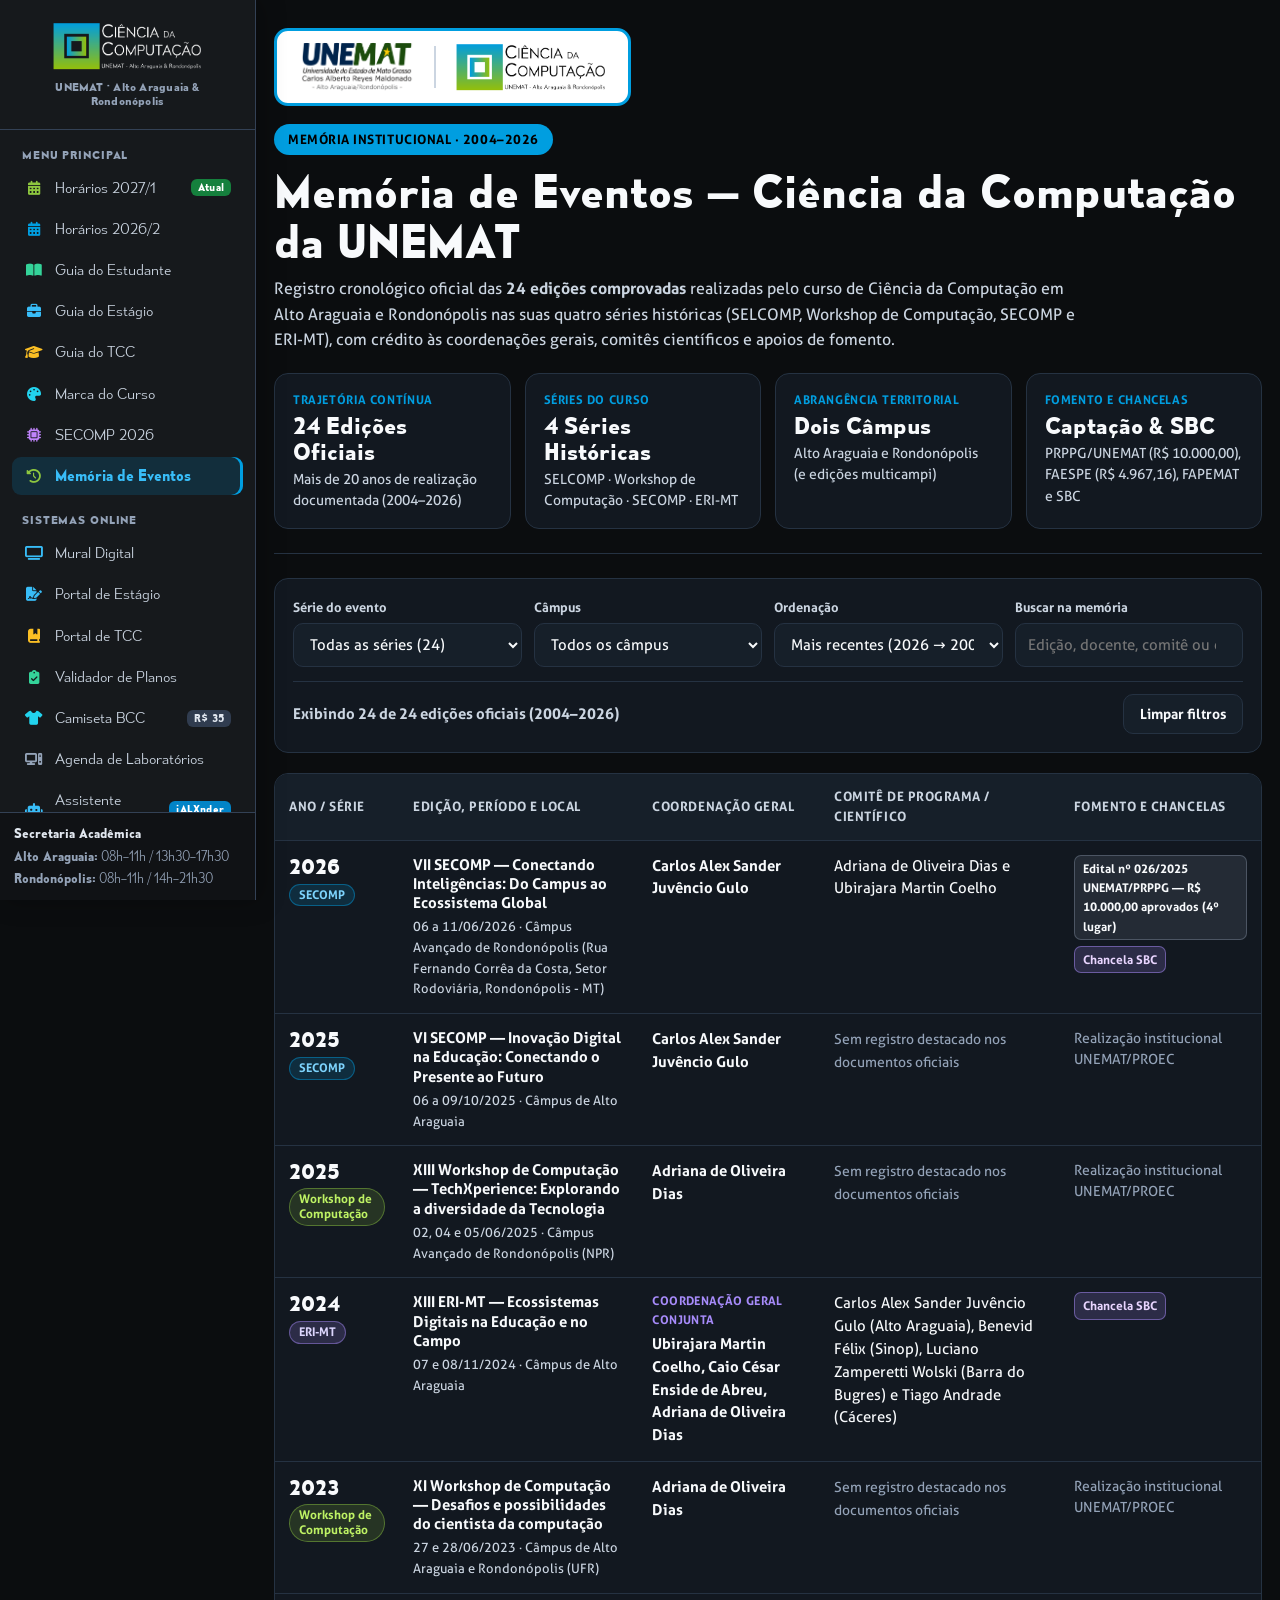
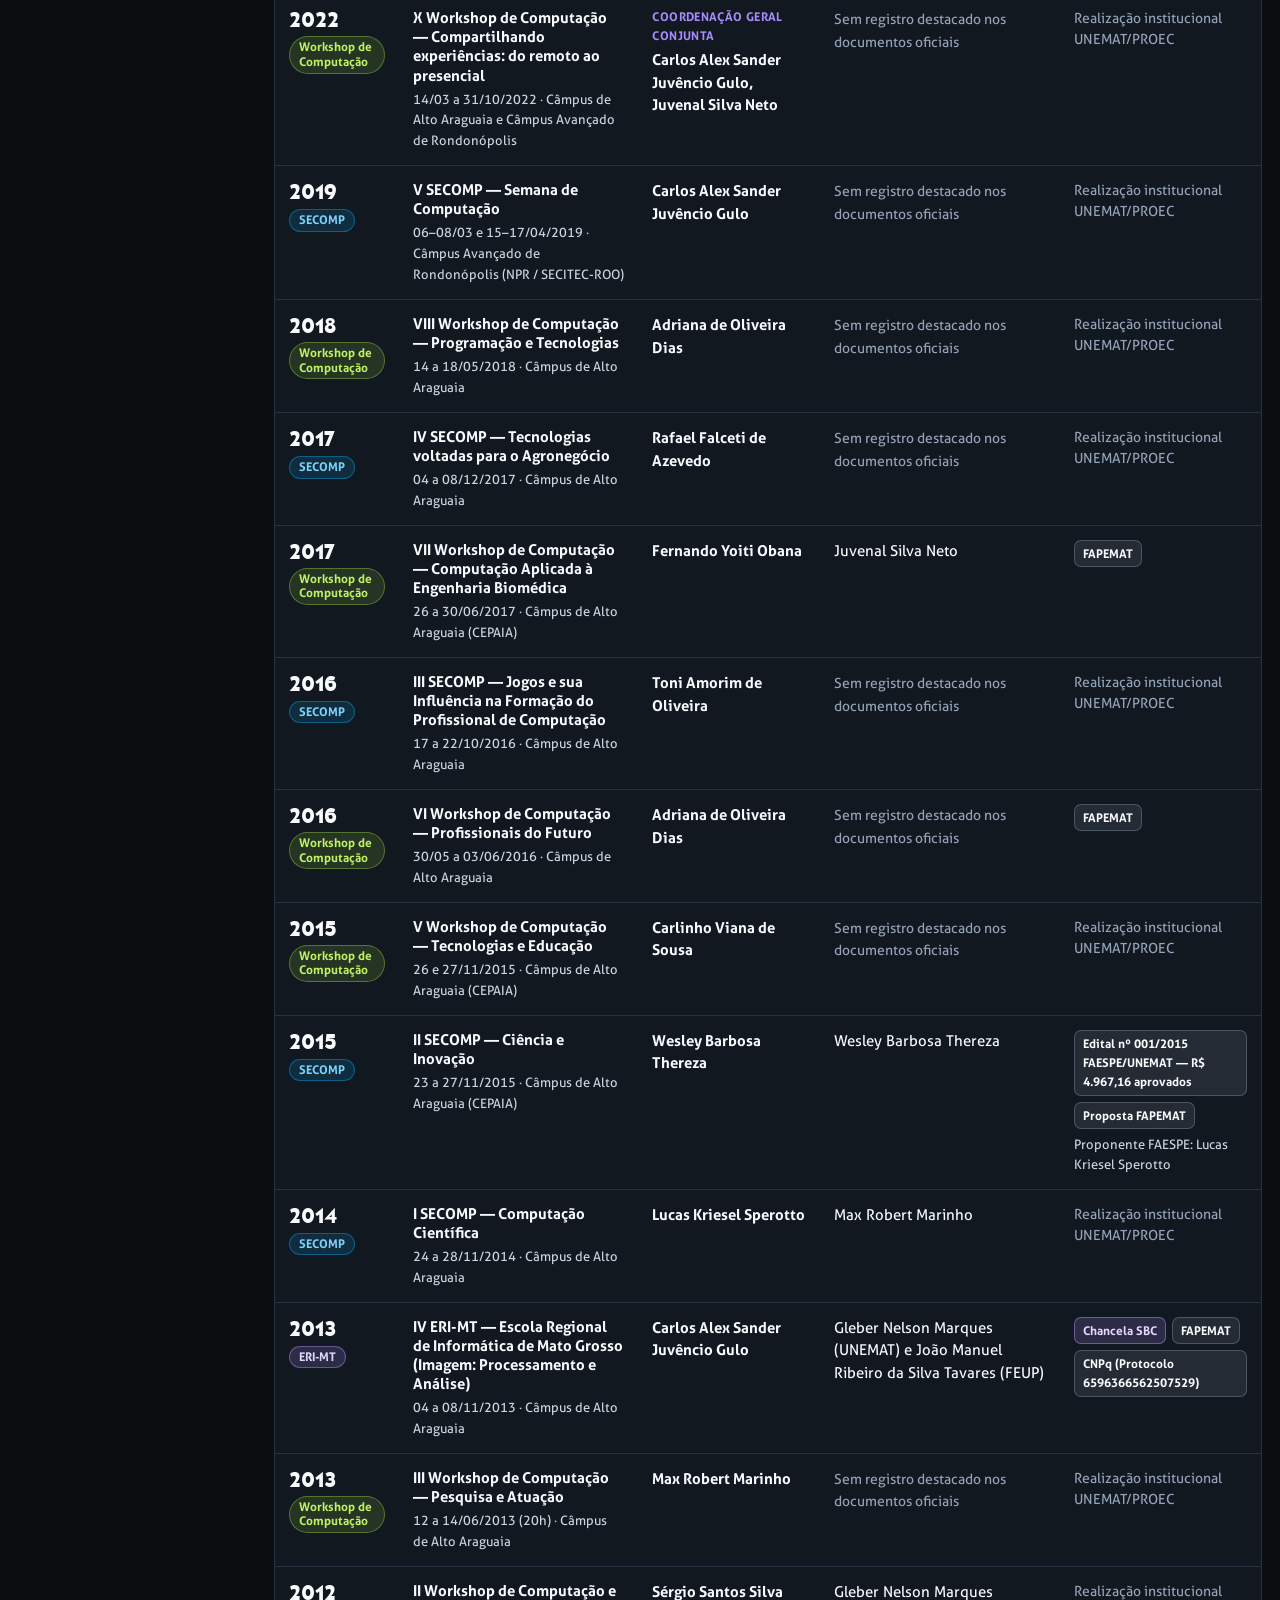
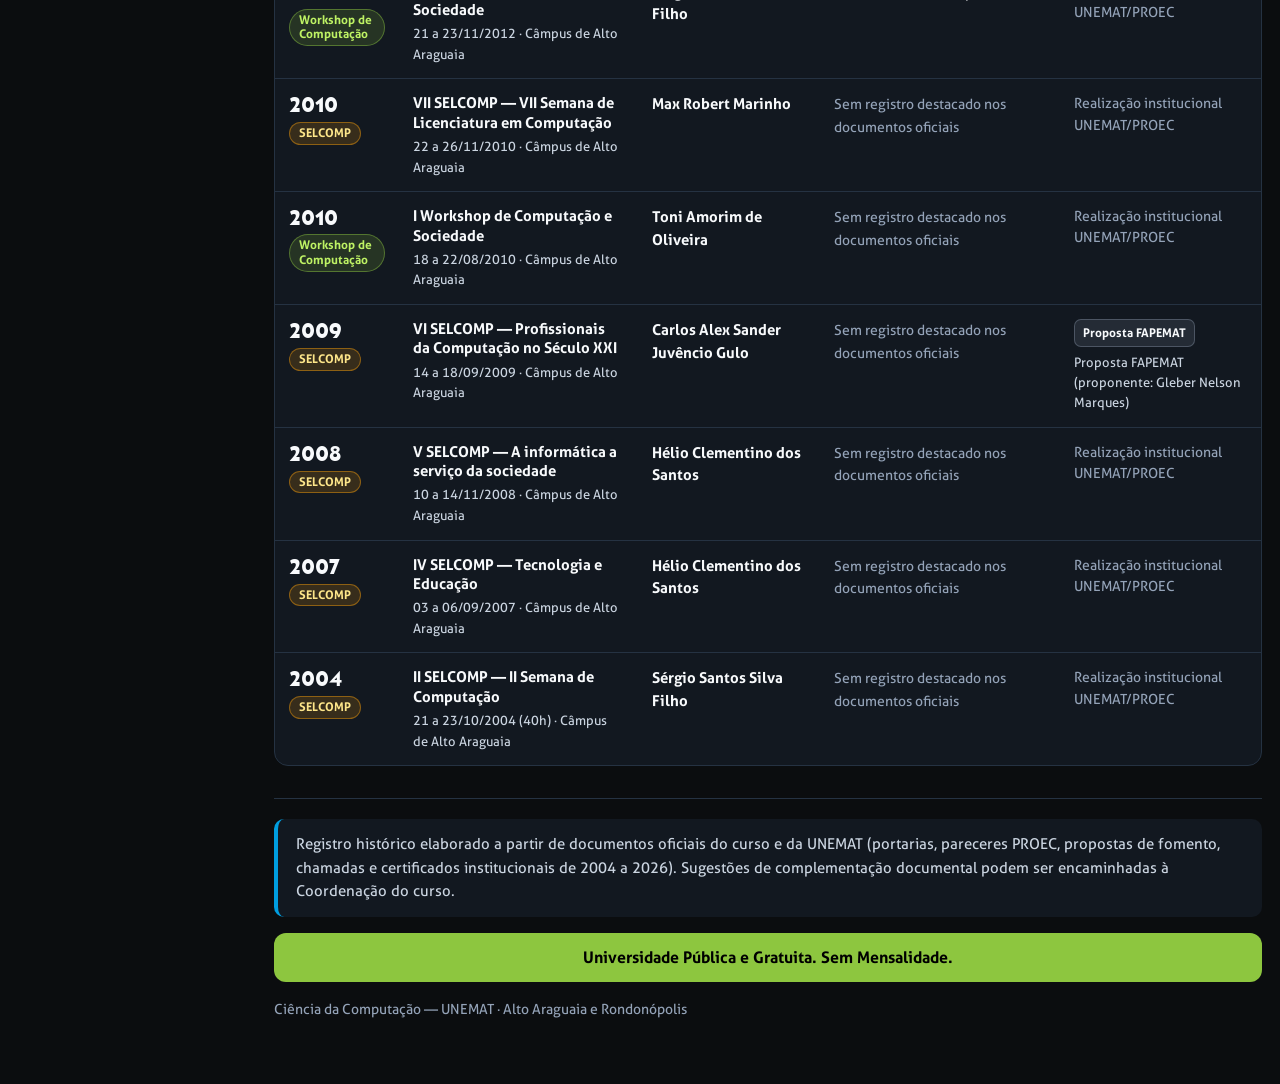
<file: eventos/index.html>
<!DOCTYPE html>
<html lang="pt-BR">
<head>
  <meta charset="UTF-8">
  <meta name="viewport" content="width=device-width, initial-scale=1.0">
  <title>Memória de Eventos — Ciência da Computação — UNEMAT</title>
  <meta name="description" content="Histórico oficial das 24 edições comprovadas das séries SELCOMP, Workshop de Computação, SECOMP e ERI-MT no curso de Ciência da Computação da UNEMAT (Alto Araguaia e Rondonópolis, 2004–2026).">
  <link rel="canonical" href="https://computacaounemat.github.io/eventos/">
  <link rel="icon" type="image/svg+xml" href="../marca/arquivos/logo_bcc_vertical.svg">
  <style>
    @font-face {
      font-family: 'Aller';
      src: url('../selo77/assets/fonts/Aller_Std_Lt.ttf') format('truetype');
      font-weight: 300; font-style: normal; font-display: swap;
    }
    @font-face {
      font-family: 'Aller';
      src: url('../selo77/assets/fonts/Aller_Std_Rg.ttf') format('truetype');
      font-weight: 400; font-style: normal; font-display: swap;
    }
    @font-face {
      font-family: 'Aller';
      src: url('../selo77/assets/fonts/Aller_Std_Bd.ttf') format('truetype');
      font-weight: 700; font-style: normal; font-display: swap;
    }
    @font-face {
      font-family: 'Mesmerize';
      src: url('../assets/fonts/mesmerize/mesmerize-light.ttf') format('truetype');
      font-weight: 300; font-style: normal; font-display: swap;
    }
    @font-face {
      font-family: 'Mesmerize';
      src: url('../assets/fonts/mesmerize/mesmerize-bold.ttf') format('truetype');
      font-weight: 700; font-style: normal; font-display: swap;
    }

    :root {
      --bg: #0b0d0f;
      --surface: #121820;
      --surface-2: #161f29;
      --border: #253242;
      --cyan: #009EE0;
      --green: #8DC63F;
      --gold: #f59e0b;
      --purple: #a78bfa;
      --text: #f8fafc;
      --text-soft: #cbd5e1;
      --text-muted: #94a3b8;
      --radius: 14px;
    }

    * { box-sizing: border-box; }
    html { scroll-behavior: smooth; }
    body {
      margin: 0;
      background: radial-gradient(circle at top right, rgba(0, 158, 224, 0.08), transparent 45%), var(--bg);
      color: var(--text);
      font-family: 'Aller', system-ui, -apple-system, BlinkMacSystemFont, 'Segoe UI', sans-serif;
      font-size: 16px;
      line-height: 1.55;
      -webkit-font-smoothing: antialiased;
    }

    a:focus-visible, button:focus-visible, input:focus-visible, select:focus-visible {
      outline: 3px solid var(--green);
      outline-offset: 2px;
    }

    .skip-link {
      position: absolute;
      left: -9999px;
      top: 0;
      background: var(--green);
      color: #000000;
      font-weight: 700;
      padding: 12px 16px;
      z-index: 100;
      text-decoration: none;
    }
    .skip-link:focus { left: 12px; top: 12px; border-radius: 8px; }

    .wrap {
      max-width: 1240px;
      margin: 0 auto;
      padding: 0 18px 64px;
    }

    .topo {
      display: flex;
      flex-wrap: wrap;
      justify-content: space-between;
      align-items: center;
      gap: 12px;
      padding: 16px 0;
      border-bottom: 1px solid var(--border);
    }
    .topo a {
      color: var(--cyan);
      text-decoration: none;
      font-weight: 700;
      font-size: 0.96rem;
      min-height: 44px;
      display: inline-flex;
      align-items: center;
      gap: 8px;
    }
    .topo a:hover { text-decoration: underline; }
    .topo-badge {
      background: rgba(141, 198, 63, 0.16);
      color: var(--green);
      border: 1px solid rgba(141, 198, 63, 0.45);
      font-weight: 700;
      font-size: 0.85rem;
      padding: 6px 14px;
      border-radius: 999px;
    }

    .hero {
      padding: 28px 0 24px;
      border-bottom: 1px solid var(--border);
      margin-bottom: 24px;
    }
    .hero-marcas {
      display: inline-flex;
      flex-wrap: wrap;
      align-items: center;
      gap: 18px;
      background: #ffffff;
      border: 3px solid var(--cyan);
      border-radius: 14px;
      padding: 10px 20px;
      margin-bottom: 18px;
      max-width: 100%;
    }
    .hero-marcas img {
      height: 52px;
      width: auto;
      max-width: 100%;
      object-fit: contain;
      display: block;
    }
    .hero-marcas-sep {
      width: 2px;
      height: 42px;
      background: #cbd5e1;
      flex-shrink: 0;
    }
    .hero-tag {
      display: inline-block;
      background: var(--cyan);
      color: #000000;
      font-weight: 700;
      font-size: 0.84rem;
      padding: 5px 14px;
      border-radius: 999px;
      letter-spacing: 0.04em;
      text-transform: uppercase;
      margin-bottom: 12px;
    }
    .hero h1 {
      margin: 0 0 10px;
      font-family: 'Mesmerize', 'Aller', sans-serif;
      font-weight: 700;
      font-size: clamp(1.7rem, 4vw, 2.7rem);
      line-height: 1.15;
      color: var(--text);
    }
    .hero-lead {
      margin: 0 0 20px;
      max-width: 820px;
      color: var(--text-soft);
      font-size: 1.03rem;
    }

    .stats-grid {
      display: grid;
      grid-template-columns: repeat(auto-fit, minmax(220px, 1fr));
      gap: 14px;
    }
    .stat-card {
      background: var(--surface);
      border: 1px solid var(--border);
      border-radius: var(--radius);
      padding: 16px 18px;
    }
    .stat-label {
      font-size: 0.78rem;
      font-weight: 700;
      text-transform: uppercase;
      letter-spacing: 0.05em;
      color: var(--cyan);
      margin-bottom: 4px;
    }
    .stat-val {
      font-family: 'Mesmerize', 'Aller', sans-serif;
      font-weight: 700;
      font-size: 1.35rem;
      color: var(--text);
      line-height: 1.2;
    }
    .stat-sub {
      font-size: 0.86rem;
      color: var(--text-soft);
      margin-top: 4px;
    }

    .filtros-painel {
      background: var(--surface);
      border: 1px solid var(--border);
      border-radius: var(--radius);
      padding: 18px;
      margin-bottom: 20px;
    }
    .filtros-grid {
      display: grid;
      grid-template-columns: repeat(4, minmax(0, 1fr));
      gap: 12px;
      align-items: end;
    }
    .campo label {
      display: block;
      font-size: 0.82rem;
      font-weight: 700;
      color: var(--text-soft);
      margin-bottom: 6px;
    }
    .campo select, .campo input {
      width: 100%;
      min-height: 44px;
      background: var(--surface-2);
      color: var(--text);
      border: 1px solid var(--border);
      border-radius: 10px;
      padding: 9px 12px;
      font-family: inherit;
      font-size: 0.94rem;
    }
    .filtros-barra-baixo {
      display: flex;
      flex-wrap: wrap;
      justify-content: space-between;
      align-items: center;
      gap: 12px;
      margin-top: 14px;
      padding-top: 12px;
      border-top: 1px solid var(--border);
    }
    .status-contagem {
      font-size: 0.92rem;
      color: var(--text-soft);
      font-weight: 700;
    }
    .btn-limpar {
      min-height: 40px;
      padding: 8px 16px;
      border-radius: 10px;
      border: 1px solid var(--border);
      background: var(--surface-2);
      color: var(--text);
      font-family: inherit;
      font-weight: 700;
      font-size: 0.88rem;
      cursor: pointer;
    }
    .btn-limpar:hover {
      border-color: var(--cyan);
      color: var(--cyan);
    }

    /* Tabela Desktop (>= 960px) */
    .tabela-wrap {
      background: var(--surface);
      border: 1px solid var(--border);
      border-radius: var(--radius);
      overflow: hidden;
    }
    .ev-table {
      width: 100%;
      border-collapse: collapse;
      table-layout: fixed;
    }
    .ev-table th {
      background: var(--surface-2);
      color: var(--text-soft);
      font-size: 0.8rem;
      text-transform: uppercase;
      letter-spacing: 0.04em;
      text-align: left;
      padding: 13px 14px;
      border-bottom: 1px solid var(--border);
    }
    .ev-table td {
      padding: 14px;
      vertical-align: top;
      border-bottom: 1px solid var(--border);
      font-size: 0.92rem;
      overflow-wrap: break-word;
    }
    .ev-table tr:last-child td { border-bottom: none; }
    .ev-table tr:hover td { background: rgba(0, 158, 224, 0.05); }
    .col-ano { width: 124px; }
    .col-ev { width: 25%; }
    .col-coord { width: 19%; }
    .col-comite { width: 25%; }
    .col-fom { width: 21%; }

    .ano-num {
      display: block;
      font-family: 'Mesmerize', 'Aller', sans-serif;
      font-weight: 700;
      font-size: 1.25rem;
      color: var(--text);
      line-height: 1.1;
      margin-bottom: 6px;
    }
    .serie-badge {
      display: inline-block;
      font-size: 0.74rem;
      font-weight: 700;
      padding: 3px 9px;
      border-radius: 999px;
      border: 1px solid transparent;
      line-height: 1.25;
    }
    .badge-secomp {
      background: rgba(0, 158, 224, 0.16);
      color: #7dd3fc;
      border-color: rgba(0, 158, 224, 0.45);
    }
    .badge-workshop {
      background: rgba(141, 198, 63, 0.16);
      color: #bef264;
      border-color: rgba(141, 198, 63, 0.45);
    }
    .badge-selcomp {
      background: rgba(245, 158, 11, 0.16);
      color: #fde68a;
      border-color: rgba(245, 158, 11, 0.45);
    }
    .badge-eri {
      background: rgba(167, 139, 250, 0.18);
      color: #ddd6fe;
      border-color: rgba(167, 139, 250, 0.45);
    }

    .ev-titulo {
      font-weight: 700;
      color: var(--text);
      margin-bottom: 4px;
      line-height: 1.3;
    }
    .ev-meta {
      font-size: 0.84rem;
      color: var(--text-soft);
    }
    .coord-mod {
      font-size: 0.76rem;
      font-weight: 700;
      color: var(--purple);
      text-transform: uppercase;
      letter-spacing: 0.03em;
      margin-bottom: 3px;
    }
    .coord-names {
      font-weight: 700;
      color: var(--text);
    }
    .muted-cell {
      color: var(--text-muted);
      font-size: 0.85rem;
    }
    .fom-wrap {
      display: flex;
      flex-wrap: wrap;
      gap: 6px;
      margin-bottom: 5px;
    }
    .tag-fom {
      display: inline-block;
      font-size: 0.78rem;
      font-weight: 700;
      padding: 3px 8px;
      border-radius: 7px;
      background: rgba(148, 163, 184, 0.14);
      border: 1px solid rgba(148, 163, 184, 0.35);
      color: var(--text);
    }
    .tag-fom-destaque {
      background: rgba(141, 198, 63, 0.18);
      border-color: rgba(141, 198, 63, 0.5);
      color: #d9f99d;
    }
    .tag-sbc {
      background: rgba(167, 139, 250, 0.18);
      border-color: rgba(167, 139, 250, 0.5);
      color: #e9d5ff;
    }
    .reg-oficial {
      font-size: 0.82rem;
      color: var(--text-soft);
    }

    /* Cards Mobile / Tablet (< 960px) */
    .ev-cards {
      display: none;
      grid-template-columns: 1fr;
      gap: 14px;
    }
    .ev-card {
      background: var(--surface);
      border: 1px solid var(--border);
      border-radius: var(--radius);
      padding: 16px;
    }
    .ev-card-top {
      display: flex;
      flex-wrap: wrap;
      align-items: center;
      gap: 8px;
      margin-bottom: 8px;
    }
    .ev-card-top .ano-num { margin-bottom: 0; font-size: 1.15rem; }
    .campus-pill {
      margin-left: auto;
      font-size: 0.78rem;
      font-weight: 700;
      color: var(--text-soft);
      background: var(--surface-2);
      border: 1px solid var(--border);
      border-radius: 999px;
      padding: 2px 10px;
    }
    .ev-card-title {
      margin: 0 0 4px;
      font-size: 1.04rem;
      color: var(--text);
      line-height: 1.3;
    }
    .ev-card-meta {
      margin: 0 0 12px;
      font-size: 0.86rem;
      color: var(--text-soft);
    }
    .ev-card-dl {
      margin: 0;
      display: grid;
      gap: 10px;
      border-top: 1px solid var(--border);
      padding-top: 10px;
    }
    .ev-card-dl dt {
      font-size: 0.76rem;
      font-weight: 700;
      text-transform: uppercase;
      letter-spacing: 0.04em;
      color: var(--cyan);
      margin-bottom: 2px;
    }
    .ev-card-dl dd {
      margin: 0;
      font-size: 0.92rem;
      color: var(--text);
    }

    .vazio {
      display: none;
      background: var(--surface);
      border: 1px dashed var(--border);
      border-radius: var(--radius);
      padding: 28px;
      text-align: center;
      color: var(--text-soft);
      margin-top: 14px;
    }

    .rodape {
      margin-top: 32px;
      padding-top: 20px;
      border-top: 1px solid var(--border);
      display: grid;
      gap: 16px;
    }
    .nota-editorial {
      background: var(--surface);
      border-left: 4px solid var(--cyan);
      border-radius: 10px;
      padding: 14px 18px;
      color: var(--text-soft);
      font-size: 0.94rem;
      margin: 0;
    }
    .faixa-publica {
      background: var(--green);
      color: #000000;
      font-weight: 700;
      font-size: 1rem;
      text-align: center;
      padding: 12px 18px;
      border-radius: 12px;
    }
    .rodape-links {
      display: flex;
      flex-wrap: wrap;
      justify-content: space-between;
      align-items: center;
      gap: 12px;
      font-size: 0.9rem;
      color: var(--text-muted);
    }
    .rodape-links a {
      color: var(--cyan);
      text-decoration: none;
      font-weight: 700;
    }
    .rodape-links a:hover { text-decoration: underline; }

    @media (max-width: 959px) {
      .filtros-grid { grid-template-columns: repeat(2, minmax(0, 1fr)); }
      .tabela-wrap { display: none; }
      .ev-cards { display: grid; }
    }
    @media (max-width: 580px) {
      .filtros-grid { grid-template-columns: 1fr; }
      .hero-marcas { max-width: 100%; padding: 8px 12px; gap: 10px; }
      .hero-marcas img { max-height: 34px; max-width: 44%; height: auto; }
      .hero-marcas-sep { height: 28px; }
    }
  </style>
<!-- BCC-PORTAL-HEAD:START -->
<link rel="stylesheet" href="https://cdnjs.cloudflare.com/ajax/libs/font-awesome/6.5.1/css/all.min.css">
<link rel="stylesheet" href="../assets/portal/portal-shell.css">
<!-- BCC-PORTAL-HEAD:END -->
</head>
<body>
<!-- BCC-PORTAL-SHELL:START -->
<a class="bcc-skip-link" href="#bcc-conteudo-principal">Pular para o conteúdo principal</a>
<div id="bcc-sidebar-overlay" class="bcc-sidebar-overlay" aria-hidden="true"></div>
<div class="bcc-shell">
  <aside id="bcc-sidebar" class="bcc-sidebar" aria-label="Menu principal do curso">
    <div class="bcc-sidebar-brand">
      <button type="button" id="bcc-btn-close-sidebar" class="bcc-close-btn" aria-label="Fechar menu">
        <i class="fa-solid fa-xmark" aria-hidden="true"></i>
      </button>
      <a href="../" class="bcc-brand-link">
        <img src="../marca/arquivos/logo_bcc_horizontal_fundo_transparente_texto_branco.png" alt="Ciência da Computação — UNEMAT" class="bcc-brand-logo">
        <span class="bcc-brand-sub">UNEMAT · Alto Araguaia &amp; Rondonópolis</span>
      </a>
    </div>
    <nav class="bcc-nav" aria-label="Navegação do portal">
      <p class="bcc-nav-group-label">Menu Principal</p>
      <ul class="bcc-nav-list">
          <li><a href="../" class="bcc-nav-link"><i class="fa-solid fa-calendar-days bcc-nav-icon" style="color:#8DC63F;" aria-hidden="true"></i><span>Horários 2027/1</span><span class="bcc-nav-badge bcc-nav-badge--green">Atual</span></a></li>
          <li><a href="../horarios-2026-2/" class="bcc-nav-link"><i class="fa-solid fa-calendar-days bcc-nav-icon" style="color:#009EE0;" aria-hidden="true"></i><span>Horários 2026/2</span></a></li>
          <li><a href="../guia/" class="bcc-nav-link"><i class="fa-solid fa-book-open bcc-nav-icon" style="color:#34d399;" aria-hidden="true"></i><span>Guia do Estudante</span></a></li>
          <li><a href="../estagio/" class="bcc-nav-link"><i class="fa-solid fa-briefcase bcc-nav-icon" style="color:#38bdf8;" aria-hidden="true"></i><span>Guia do Estágio</span></a></li>
          <li><a href="../tcc/" class="bcc-nav-link"><i class="fa-solid fa-graduation-cap bcc-nav-icon" style="color:#fbbf24;" aria-hidden="true"></i><span>Guia do TCC</span></a></li>
          <li><a href="../marca/" class="bcc-nav-link"><i class="fa-solid fa-palette bcc-nav-icon" style="color:#22d3ee;" aria-hidden="true"></i><span>Marca do Curso</span></a></li>
          <li><a href="../secomp/" class="bcc-nav-link"><i class="fa-solid fa-microchip bcc-nav-icon" style="color:#c084fc;" aria-hidden="true"></i><span>SECOMP 2026</span></a></li>
          <li><a href="../eventos/" class="bcc-nav-link is-active" aria-current="page"><i class="fa-solid fa-clock-rotate-left bcc-nav-icon" style="color:#8DC63F;" aria-hidden="true"></i><span>Memória de Eventos</span></a></li>
      </ul>
      <p class="bcc-nav-group-label">Sistemas Online</p>
      <ul class="bcc-nav-list">
          <li><a href="https://ialxnder.fly.dev/mural" class="bcc-nav-link" target="_blank" rel="noopener noreferrer"><i class="fa-solid fa-tv bcc-nav-icon" style="color:#38bdf8;" aria-hidden="true"></i><span>Mural Digital</span></a></li>
          <li><a href="https://ialxnder.fly.dev/estagio" class="bcc-nav-link" target="_blank" rel="noopener noreferrer"><i class="fa-solid fa-file-signature bcc-nav-icon" style="color:#38bdf8;" aria-hidden="true"></i><span>Portal de Estágio</span></a></li>
          <li><a href="https://ialxnder.fly.dev/tcc" class="bcc-nav-link" target="_blank" rel="noopener noreferrer"><i class="fa-solid fa-book-bookmark bcc-nav-icon" style="color:#fbbf24;" aria-hidden="true"></i><span>Portal de TCC</span></a></li>
          <li><a href="https://ialxnder.fly.dev/planos" class="bcc-nav-link" target="_blank" rel="noopener noreferrer"><i class="fa-solid fa-clipboard-check bcc-nav-icon" style="color:#34d399;" aria-hidden="true"></i><span>Validador de Planos</span></a></li>
          <li><a href="https://ialxnder.fly.dev/camisetas" class="bcc-nav-link" target="_blank" rel="noopener noreferrer"><i class="fa-solid fa-shirt bcc-nav-icon" style="color:#22d3ee;" aria-hidden="true"></i><span>Camiseta BCC</span><span class="bcc-nav-badge">R$ 35</span></a></li>
          <li><a href="https://sistema-unemat.vercel.app/" class="bcc-nav-link" target="_blank" rel="noopener noreferrer"><i class="fa-solid fa-computer bcc-nav-icon" style="color:#94a3b8;" aria-hidden="true"></i><span>Agenda de Laboratórios</span></a></li>
          <li><a href="https://ialxnder.fly.dev/mural/assistente" class="bcc-nav-link" target="_blank" rel="noopener noreferrer"><i class="fa-solid fa-robot bcc-nav-icon" style="color:#38bdf8;" aria-hidden="true"></i><span>Assistente Virtual</span><span class="bcc-nav-badge bcc-nav-badge--cyan">iALXnder</span></a></li>
      </ul>
      <p class="bcc-nav-group-label">Links Externos</p>
      <ul class="bcc-nav-list">
          <li><a href="https://sigaa.unemat.br/sigaa/verTelaLogin.do" class="bcc-nav-link" target="_blank" rel="noopener noreferrer"><i class="fa-solid fa-building-columns bcc-nav-icon" style="color:#94a3b8;" aria-hidden="true"></i><span>SIGAA UNEMAT</span></a></li>
          <li><a href="https://unemat.br/" class="bcc-nav-link" target="_blank" rel="noopener noreferrer"><i class="fa-solid fa-globe bcc-nav-icon" style="color:#94a3b8;" aria-hidden="true"></i><span>Portal UNEMAT</span></a></li>
          <li><a href="https://www.instagram.com/computacao.unemataia/" class="bcc-nav-link" target="_blank" rel="noopener noreferrer"><i class="fa-brands fa-instagram bcc-nav-icon" style="color:#34d399;" aria-hidden="true"></i><span>Instagram do Curso</span></a></li>
      </ul>
    </nav>
    <div class="bcc-sidebar-footer">
      <p class="bcc-sidebar-footer-title">Secretaria Acadêmica</p>
      <p class="bcc-sidebar-footer-row"><strong>Alto Araguaia:</strong> 08h–11h / 13h30–17h30</p>
      <p class="bcc-sidebar-footer-row"><strong>Rondonópolis:</strong> 08h–11h / 14h–21h30</p>
    </div>
  </aside>
  <div class="bcc-main-col">
    <div class="bcc-mobile-topbar">
      <button type="button" id="bcc-btn-hamburger" class="bcc-hamburger" aria-label="Abrir menu" aria-expanded="false" aria-controls="bcc-sidebar">
        <i class="fa-solid fa-bars" aria-hidden="true"></i>
      </button>
      <a href="../" class="bcc-mobile-title">Memória de Eventos</a>
      <span class="bcc-mobile-campus">UNEMAT BCC</span>
    </div>
    <div id="bcc-conteudo-principal" class="bcc-content" tabindex="-1">
<!-- BCC-PORTAL-SHELL:END -->
<div class="wrap">
<header class="hero">
      <div class="hero-marcas">
        <img src="../selo77/assets/unemat_aia_roo_transparente.png" alt="UNEMAT — Câmpus de Alto Araguaia e Câmpus Avançado de Rondonópolis">
        <div class="hero-marcas-sep" aria-hidden="true"></div>
        <img src="../marca/arquivos/logo_bcc_horizontal_fundo_transparente_texto_preto.png" alt="Ciência da Computação UNEMAT">
      </div>
      <div>
        <span class="hero-tag">Memória Institucional · 2004–2026</span>
      </div>
      <h1>Memória de Eventos — Ciência da Computação da UNEMAT</h1>
      <p class="hero-lead">
        Registro cronológico oficial das <strong>24 edições comprovadas</strong> realizadas pelo curso de Ciência da Computação em Alto Araguaia e Rondonópolis nas suas quatro séries históricas (SELCOMP, Workshop de Computação, SECOMP e ERI-MT), com crédito às coordenações gerais, comitês científicos e apoios de fomento.
      </p>

      <div class="stats-grid" aria-label="Resumo histórico">
        <div class="stat-card">
          <div class="stat-label">Trajetória Contínua</div>
          <div class="stat-val">24 Edições Oficiais</div>
          <div class="stat-sub">Mais de 20 anos de realização documentada (2004–2026)</div>
        </div>
        <div class="stat-card">
          <div class="stat-label">Séries do Curso</div>
          <div class="stat-val">4 Séries Históricas</div>
          <div class="stat-sub">SELCOMP · Workshop de Computação · SECOMP · ERI-MT</div>
        </div>
        <div class="stat-card">
          <div class="stat-label">Abrangência Territorial</div>
          <div class="stat-val">Dois Câmpus</div>
          <div class="stat-sub">Alto Araguaia e Rondonópolis (e edições multicampi)</div>
        </div>
        <div class="stat-card">
          <div class="stat-label">Fomento e Chancelas</div>
          <div class="stat-val">Captação &amp; SBC</div>
          <div class="stat-sub">PRPPG/UNEMAT (R$ 10.000,00), FAESPE (R$ 4.967,16), FAPEMAT e SBC</div>
        </div>
      </div>
    </header>

    <main id="conteudo-principal">
      <section class="filtros-painel" aria-label="Filtros da memória de eventos">
        <div class="filtros-grid">
          <div class="campo">
            <label for="f-serie">Série do evento</label>
            <select id="f-serie">
              <option value="all">Todas as séries (24)</option>
              <option value="SELCOMP">SELCOMP</option>
              <option value="Workshop de Computação">Workshop de Computação</option>
              <option value="SECOMP">SECOMP</option>
              <option value="ERI-MT">ERI-MT</option>
            </select>
          </div>
          <div class="campo">
            <label for="f-campus">Câmpus</label>
            <select id="f-campus">
              <option value="all">Todos os câmpus</option>
              <option value="alto-araguaia">Alto Araguaia</option>
              <option value="rondonopolis">Rondonópolis</option>
            </select>
          </div>
          <div class="campo">
            <label for="f-ordem">Ordenação</label>
            <select id="f-ordem">
              <option value="recentes">Mais recentes (2026 → 2004)</option>
              <option value="cronologica">Cronológica (2004 → 2026)</option>
            </select>
          </div>
          <div class="campo">
            <label for="f-busca">Buscar na memória</label>
            <input id="f-busca" type="search" placeholder="Edição, docente, comitê ou edital...">
          </div>
        </div>
        <div class="filtros-barra-baixo">
          <div id="status-contagem" class="status-contagem" aria-live="polite">
            Exibindo 24 de 24 edições oficiais (2004–2026)
          </div>
          <button type="button" id="btn-limpar" class="btn-limpar">Limpar filtros</button>
        </div>
      </section>

      <div class="tabela-wrap">
        <table class="ev-table" aria-label="Quadro histórico de eventos de Ciência da Computação da UNEMAT">
          <thead>
            <tr>
              <th scope="col" class="col-ano">Ano / Série</th>
              <th scope="col" class="col-ev">Edição, Período e Local</th>
              <th scope="col" class="col-coord">Coordenação Geral</th>
              <th scope="col" class="col-comite">Comitê de Programa / Científico</th>
              <th scope="col" class="col-fom">Fomento e Chancelas</th>
            </tr>
          </thead>
          <tbody id="eventos-tbody">
            <tr class="ev-row" data-numero="24" data-ano="2026" data-serie="SECOMP" data-campi="rondonopolis" data-search="2026 secomp vii secomp — conectando inteligências: do campus ao ecossistema global 06 a 11/06/2026 rondonópolis câmpus avançado de rondonópolis (rua fernando corrêa da costa, setor rodoviária, rondonópolis - mt) carlos alex sander juvêncio gulo adriana de oliveira dias e ubirajara martin coelho edital nº 026/2025 unemat/prppg — r$ 10.000,00 aprovados (4º lugar) chancela sbc">
  <td class="col-ano"><span class="ano-num">2026</span><span class="serie-badge badge-secomp">SECOMP</span></td>
  <td class="col-ev"><div class="ev-titulo">VII SECOMP — Conectando Inteligências: Do Campus ao Ecossistema Global</div><div class="ev-meta">06 a 11/06/2026 · Câmpus Avançado de Rondonópolis (Rua Fernando Corrêa da Costa, Setor Rodoviária, Rondonópolis - MT)</div></td>
  <td class="col-coord"><div class="coord-names">Carlos Alex Sander Juvêncio Gulo</div></td>
  <td class="col-comite">Adriana de Oliveira Dias e Ubirajara Martin Coelho</td>
  <td class="col-fom"><div class="fom-wrap"><span class="tag-fom">Edital nº 026/2025 UNEMAT/PRPPG — R$ 10.000,00 aprovados (4º lugar)</span><span class="tag-fom tag-sbc">Chancela SBC</span></div></td>
</tr>
<tr class="ev-row" data-numero="23" data-ano="2025" data-serie="SECOMP" data-campi="alto-araguaia" data-search="2025 secomp vi secomp — inovação digital na educação: conectando o presente ao futuro 06 a 09/10/2025 alto araguaia câmpus de alto araguaia carlos alex sander juvêncio gulo">
  <td class="col-ano"><span class="ano-num">2025</span><span class="serie-badge badge-secomp">SECOMP</span></td>
  <td class="col-ev"><div class="ev-titulo">VI SECOMP — Inovação Digital na Educação: Conectando o Presente ao Futuro</div><div class="ev-meta">06 a 09/10/2025 · Câmpus de Alto Araguaia</div></td>
  <td class="col-coord"><div class="coord-names">Carlos Alex Sander Juvêncio Gulo</div></td>
  <td class="col-comite"><span class="muted-cell">Sem registro destacado nos documentos oficiais</span></td>
  <td class="col-fom"><div class="fom-wrap"><span class="muted-cell">Realização institucional UNEMAT/PROEC</span></div></td>
</tr>
<tr class="ev-row" data-numero="22" data-ano="2025" data-serie="Workshop de Computação" data-campi="rondonopolis" data-search="2025 workshop de computação xiii workshop de computação — techxperience: explorando a diversidade da tecnologia 02, 04 e 05/06/2025 rondonópolis câmpus avançado de rondonópolis (npr) adriana de oliveira dias">
  <td class="col-ano"><span class="ano-num">2025</span><span class="serie-badge badge-workshop">Workshop de Computação</span></td>
  <td class="col-ev"><div class="ev-titulo">XIII Workshop de Computação — TechXperience: Explorando a diversidade da Tecnologia</div><div class="ev-meta">02, 04 e 05/06/2025 · Câmpus Avançado de Rondonópolis (NPR)</div></td>
  <td class="col-coord"><div class="coord-names">Adriana de Oliveira Dias</div></td>
  <td class="col-comite"><span class="muted-cell">Sem registro destacado nos documentos oficiais</span></td>
  <td class="col-fom"><div class="fom-wrap"><span class="muted-cell">Realização institucional UNEMAT/PROEC</span></div></td>
</tr>
<tr class="ev-row" data-numero="21" data-ano="2024" data-serie="ERI-MT" data-campi="alto-araguaia" data-search="2024 eri-mt xiii eri-mt — ecossistemas digitais na educação e no campo 07 e 08/11/2024 alto araguaia câmpus de alto araguaia ubirajara martin coelho, caio césar enside de abreu, adriana de oliveira dias carlos alex sander juvêncio gulo (alto araguaia), benevid félix (sinop), luciano zamperetti wolski (barra do bugres) e tiago andrade (cáceres) chancela sbc">
  <td class="col-ano"><span class="ano-num">2024</span><span class="serie-badge badge-eri">ERI-MT</span></td>
  <td class="col-ev"><div class="ev-titulo">XIII ERI-MT — Ecossistemas Digitais na Educação e no Campo</div><div class="ev-meta">07 e 08/11/2024 · Câmpus de Alto Araguaia</div></td>
  <td class="col-coord"><div class="coord-mod">Coordenação Geral Conjunta</div><div class="coord-names">Ubirajara Martin Coelho, Caio César Enside de Abreu, Adriana de Oliveira Dias</div></td>
  <td class="col-comite">Carlos Alex Sander Juvêncio Gulo (Alto Araguaia), Benevid Félix (Sinop), Luciano Zamperetti Wolski (Barra do Bugres) e Tiago Andrade (Cáceres)</td>
  <td class="col-fom"><div class="fom-wrap"><span class="tag-fom tag-sbc">Chancela SBC</span></div></td>
</tr>
<tr class="ev-row" data-numero="20" data-ano="2023" data-serie="Workshop de Computação" data-campi="alto-araguaia rondonopolis" data-search="2023 workshop de computação xi workshop de computação — desafios e possibilidades do cientista da computação 27 e 28/06/2023 alto araguaia e rondonópolis câmpus de alto araguaia e rondonópolis (ufr) adriana de oliveira dias">
  <td class="col-ano"><span class="ano-num">2023</span><span class="serie-badge badge-workshop">Workshop de Computação</span></td>
  <td class="col-ev"><div class="ev-titulo">XI Workshop de Computação — Desafios e possibilidades do cientista da computação</div><div class="ev-meta">27 e 28/06/2023 · Câmpus de Alto Araguaia e Rondonópolis (UFR)</div></td>
  <td class="col-coord"><div class="coord-names">Adriana de Oliveira Dias</div></td>
  <td class="col-comite"><span class="muted-cell">Sem registro destacado nos documentos oficiais</span></td>
  <td class="col-fom"><div class="fom-wrap"><span class="muted-cell">Realização institucional UNEMAT/PROEC</span></div></td>
</tr>
<tr class="ev-row" data-numero="19" data-ano="2022" data-serie="Workshop de Computação" data-campi="alto-araguaia rondonopolis" data-search="2022 workshop de computação x workshop de computação — compartilhando experiências: do remoto ao presencial 14/03 a 31/10/2022 alto araguaia e rondonópolis câmpus de alto araguaia e câmpus avançado de rondonópolis carlos alex sander juvêncio gulo, juvenal silva neto">
  <td class="col-ano"><span class="ano-num">2022</span><span class="serie-badge badge-workshop">Workshop de Computação</span></td>
  <td class="col-ev"><div class="ev-titulo">X Workshop de Computação — Compartilhando experiências: do remoto ao presencial</div><div class="ev-meta">14/03 a 31/10/2022 · Câmpus de Alto Araguaia e Câmpus Avançado de Rondonópolis</div></td>
  <td class="col-coord"><div class="coord-mod">Coordenação Geral Conjunta</div><div class="coord-names">Carlos Alex Sander Juvêncio Gulo, Juvenal Silva Neto</div></td>
  <td class="col-comite"><span class="muted-cell">Sem registro destacado nos documentos oficiais</span></td>
  <td class="col-fom"><div class="fom-wrap"><span class="muted-cell">Realização institucional UNEMAT/PROEC</span></div></td>
</tr>
<tr class="ev-row" data-numero="18" data-ano="2019" data-serie="SECOMP" data-campi="rondonopolis" data-search="2019 secomp v secomp — semana de computação 06–08/03 e 15–17/04/2019 rondonópolis câmpus avançado de rondonópolis (npr / secitec-roo) carlos alex sander juvêncio gulo">
  <td class="col-ano"><span class="ano-num">2019</span><span class="serie-badge badge-secomp">SECOMP</span></td>
  <td class="col-ev"><div class="ev-titulo">V SECOMP — Semana de Computação</div><div class="ev-meta">06–08/03 e 15–17/04/2019 · Câmpus Avançado de Rondonópolis (NPR / SECITEC-ROO)</div></td>
  <td class="col-coord"><div class="coord-names">Carlos Alex Sander Juvêncio Gulo</div></td>
  <td class="col-comite"><span class="muted-cell">Sem registro destacado nos documentos oficiais</span></td>
  <td class="col-fom"><div class="fom-wrap"><span class="muted-cell">Realização institucional UNEMAT/PROEC</span></div></td>
</tr>
<tr class="ev-row" data-numero="17" data-ano="2018" data-serie="Workshop de Computação" data-campi="alto-araguaia" data-search="2018 workshop de computação viii workshop de computação — programação e tecnologias 14 a 18/05/2018 alto araguaia câmpus de alto araguaia adriana de oliveira dias">
  <td class="col-ano"><span class="ano-num">2018</span><span class="serie-badge badge-workshop">Workshop de Computação</span></td>
  <td class="col-ev"><div class="ev-titulo">VIII Workshop de Computação — Programação e Tecnologias</div><div class="ev-meta">14 a 18/05/2018 · Câmpus de Alto Araguaia</div></td>
  <td class="col-coord"><div class="coord-names">Adriana de Oliveira Dias</div></td>
  <td class="col-comite"><span class="muted-cell">Sem registro destacado nos documentos oficiais</span></td>
  <td class="col-fom"><div class="fom-wrap"><span class="muted-cell">Realização institucional UNEMAT/PROEC</span></div></td>
</tr>
<tr class="ev-row" data-numero="16" data-ano="2017" data-serie="SECOMP" data-campi="alto-araguaia" data-search="2017 secomp iv secomp — tecnologias voltadas para o agronegócio 04 a 08/12/2017 alto araguaia câmpus de alto araguaia rafael falceti de azevedo">
  <td class="col-ano"><span class="ano-num">2017</span><span class="serie-badge badge-secomp">SECOMP</span></td>
  <td class="col-ev"><div class="ev-titulo">IV SECOMP — Tecnologias voltadas para o Agronegócio</div><div class="ev-meta">04 a 08/12/2017 · Câmpus de Alto Araguaia</div></td>
  <td class="col-coord"><div class="coord-names">Rafael Falceti de Azevedo</div></td>
  <td class="col-comite"><span class="muted-cell">Sem registro destacado nos documentos oficiais</span></td>
  <td class="col-fom"><div class="fom-wrap"><span class="muted-cell">Realização institucional UNEMAT/PROEC</span></div></td>
</tr>
<tr class="ev-row" data-numero="15" data-ano="2017" data-serie="Workshop de Computação" data-campi="alto-araguaia" data-search="2017 workshop de computação vii workshop de computação — computação aplicada à engenharia biomédica 26 a 30/06/2017 alto araguaia câmpus de alto araguaia (cepaia) fernando yoiti obana juvenal silva neto fapemat">
  <td class="col-ano"><span class="ano-num">2017</span><span class="serie-badge badge-workshop">Workshop de Computação</span></td>
  <td class="col-ev"><div class="ev-titulo">VII Workshop de Computação — Computação Aplicada à Engenharia Biomédica</div><div class="ev-meta">26 a 30/06/2017 · Câmpus de Alto Araguaia (CEPAIA)</div></td>
  <td class="col-coord"><div class="coord-names">Fernando Yoiti Obana</div></td>
  <td class="col-comite">Juvenal Silva Neto</td>
  <td class="col-fom"><div class="fom-wrap"><span class="tag-fom">FAPEMAT</span></div></td>
</tr>
<tr class="ev-row" data-numero="14" data-ano="2016" data-serie="SECOMP" data-campi="alto-araguaia" data-search="2016 secomp iii secomp — jogos e sua influência na formação do profissional de computação 17 a 22/10/2016 alto araguaia câmpus de alto araguaia toni amorim de oliveira">
  <td class="col-ano"><span class="ano-num">2016</span><span class="serie-badge badge-secomp">SECOMP</span></td>
  <td class="col-ev"><div class="ev-titulo">III SECOMP — Jogos e sua Influência na Formação do Profissional de Computação</div><div class="ev-meta">17 a 22/10/2016 · Câmpus de Alto Araguaia</div></td>
  <td class="col-coord"><div class="coord-names">Toni Amorim de Oliveira</div></td>
  <td class="col-comite"><span class="muted-cell">Sem registro destacado nos documentos oficiais</span></td>
  <td class="col-fom"><div class="fom-wrap"><span class="muted-cell">Realização institucional UNEMAT/PROEC</span></div></td>
</tr>
<tr class="ev-row" data-numero="13" data-ano="2016" data-serie="Workshop de Computação" data-campi="alto-araguaia" data-search="2016 workshop de computação vi workshop de computação — profissionais do futuro 30/05 a 03/06/2016 alto araguaia câmpus de alto araguaia adriana de oliveira dias fapemat">
  <td class="col-ano"><span class="ano-num">2016</span><span class="serie-badge badge-workshop">Workshop de Computação</span></td>
  <td class="col-ev"><div class="ev-titulo">VI Workshop de Computação — Profissionais do Futuro</div><div class="ev-meta">30/05 a 03/06/2016 · Câmpus de Alto Araguaia</div></td>
  <td class="col-coord"><div class="coord-names">Adriana de Oliveira Dias</div></td>
  <td class="col-comite"><span class="muted-cell">Sem registro destacado nos documentos oficiais</span></td>
  <td class="col-fom"><div class="fom-wrap"><span class="tag-fom">FAPEMAT</span></div></td>
</tr>
<tr class="ev-row" data-numero="12" data-ano="2015" data-serie="Workshop de Computação" data-campi="alto-araguaia" data-search="2015 workshop de computação v workshop de computação — tecnologias e educação 26 e 27/11/2015 alto araguaia câmpus de alto araguaia (cepaia) carlinho viana de sousa">
  <td class="col-ano"><span class="ano-num">2015</span><span class="serie-badge badge-workshop">Workshop de Computação</span></td>
  <td class="col-ev"><div class="ev-titulo">V Workshop de Computação — Tecnologias e Educação</div><div class="ev-meta">26 e 27/11/2015 · Câmpus de Alto Araguaia (CEPAIA)</div></td>
  <td class="col-coord"><div class="coord-names">Carlinho Viana de Sousa</div></td>
  <td class="col-comite"><span class="muted-cell">Sem registro destacado nos documentos oficiais</span></td>
  <td class="col-fom"><div class="fom-wrap"><span class="muted-cell">Realização institucional UNEMAT/PROEC</span></div></td>
</tr>
<tr class="ev-row" data-numero="11" data-ano="2015" data-serie="SECOMP" data-campi="alto-araguaia" data-search="2015 secomp ii secomp — ciência e inovação 23 a 27/11/2015 alto araguaia câmpus de alto araguaia (cepaia) wesley barbosa thereza wesley barbosa thereza edital nº 001/2015 faespe/unemat — r$ 4.967,16 aprovados proposta fapemat proponente faespe: lucas kriesel sperotto">
  <td class="col-ano"><span class="ano-num">2015</span><span class="serie-badge badge-secomp">SECOMP</span></td>
  <td class="col-ev"><div class="ev-titulo">II SECOMP — Ciência e Inovação</div><div class="ev-meta">23 a 27/11/2015 · Câmpus de Alto Araguaia (CEPAIA)</div></td>
  <td class="col-coord"><div class="coord-names">Wesley Barbosa Thereza</div></td>
  <td class="col-comite">Wesley Barbosa Thereza</td>
  <td class="col-fom"><div class="fom-wrap"><span class="tag-fom">Edital nº 001/2015 FAESPE/UNEMAT — R$ 4.967,16 aprovados</span><span class="tag-fom">Proposta FAPEMAT</span></div><div class="reg-oficial">Proponente FAESPE: Lucas Kriesel Sperotto</div></td>
</tr>
<tr class="ev-row" data-numero="10" data-ano="2014" data-serie="SECOMP" data-campi="alto-araguaia" data-search="2014 secomp i secomp — computação científica 24 a 28/11/2014 alto araguaia câmpus de alto araguaia lucas kriesel sperotto max robert marinho">
  <td class="col-ano"><span class="ano-num">2014</span><span class="serie-badge badge-secomp">SECOMP</span></td>
  <td class="col-ev"><div class="ev-titulo">I SECOMP — Computação Científica</div><div class="ev-meta">24 a 28/11/2014 · Câmpus de Alto Araguaia</div></td>
  <td class="col-coord"><div class="coord-names">Lucas Kriesel Sperotto</div></td>
  <td class="col-comite">Max Robert Marinho</td>
  <td class="col-fom"><div class="fom-wrap"><span class="muted-cell">Realização institucional UNEMAT/PROEC</span></div></td>
</tr>
<tr class="ev-row" data-numero="9" data-ano="2013" data-serie="ERI-MT" data-campi="alto-araguaia" data-search="2013 eri-mt iv eri-mt — escola regional de informática de mato grosso (imagem: processamento e análise) 04 a 08/11/2013 alto araguaia câmpus de alto araguaia carlos alex sander juvêncio gulo gleber nelson marques (unemat) e joão manuel ribeiro da silva tavares (feup) chancela sbc fapemat cnpq (protocolo 6596366562507529)">
  <td class="col-ano"><span class="ano-num">2013</span><span class="serie-badge badge-eri">ERI-MT</span></td>
  <td class="col-ev"><div class="ev-titulo">IV ERI-MT — Escola Regional de Informática de Mato Grosso (Imagem: Processamento e Análise)</div><div class="ev-meta">04 a 08/11/2013 · Câmpus de Alto Araguaia</div></td>
  <td class="col-coord"><div class="coord-names">Carlos Alex Sander Juvêncio Gulo</div></td>
  <td class="col-comite">Gleber Nelson Marques (UNEMAT) e João Manuel Ribeiro da Silva Tavares (FEUP)</td>
  <td class="col-fom"><div class="fom-wrap"><span class="tag-fom tag-sbc">Chancela SBC</span><span class="tag-fom">FAPEMAT</span><span class="tag-fom">CNPq (Protocolo 6596366562507529)</span></div></td>
</tr>
<tr class="ev-row" data-numero="8" data-ano="2013" data-serie="Workshop de Computação" data-campi="alto-araguaia" data-search="2013 workshop de computação iii workshop de computação — pesquisa e atuação 12 a 14/06/2013 (20h) alto araguaia câmpus de alto araguaia max robert marinho">
  <td class="col-ano"><span class="ano-num">2013</span><span class="serie-badge badge-workshop">Workshop de Computação</span></td>
  <td class="col-ev"><div class="ev-titulo">III Workshop de Computação — Pesquisa e Atuação</div><div class="ev-meta">12 a 14/06/2013 (20h) · Câmpus de Alto Araguaia</div></td>
  <td class="col-coord"><div class="coord-names">Max Robert Marinho</div></td>
  <td class="col-comite"><span class="muted-cell">Sem registro destacado nos documentos oficiais</span></td>
  <td class="col-fom"><div class="fom-wrap"><span class="muted-cell">Realização institucional UNEMAT/PROEC</span></div></td>
</tr>
<tr class="ev-row" data-numero="7" data-ano="2012" data-serie="Workshop de Computação" data-campi="alto-araguaia" data-search="2012 workshop de computação ii workshop de computação e sociedade 21 a 23/11/2012 alto araguaia câmpus de alto araguaia sérgio santos silva filho gleber nelson marques">
  <td class="col-ano"><span class="ano-num">2012</span><span class="serie-badge badge-workshop">Workshop de Computação</span></td>
  <td class="col-ev"><div class="ev-titulo">II Workshop de Computação e Sociedade</div><div class="ev-meta">21 a 23/11/2012 · Câmpus de Alto Araguaia</div></td>
  <td class="col-coord"><div class="coord-names">Sérgio Santos Silva Filho</div></td>
  <td class="col-comite">Gleber Nelson Marques</td>
  <td class="col-fom"><div class="fom-wrap"><span class="muted-cell">Realização institucional UNEMAT/PROEC</span></div></td>
</tr>
<tr class="ev-row" data-numero="6" data-ano="2010" data-serie="SELCOMP" data-campi="alto-araguaia" data-search="2010 selcomp vii selcomp — vii semana de licenciatura em computação 22 a 26/11/2010 alto araguaia câmpus de alto araguaia max robert marinho">
  <td class="col-ano"><span class="ano-num">2010</span><span class="serie-badge badge-selcomp">SELCOMP</span></td>
  <td class="col-ev"><div class="ev-titulo">VII SELCOMP — VII Semana de Licenciatura em Computação</div><div class="ev-meta">22 a 26/11/2010 · Câmpus de Alto Araguaia</div></td>
  <td class="col-coord"><div class="coord-names">Max Robert Marinho</div></td>
  <td class="col-comite"><span class="muted-cell">Sem registro destacado nos documentos oficiais</span></td>
  <td class="col-fom"><div class="fom-wrap"><span class="muted-cell">Realização institucional UNEMAT/PROEC</span></div></td>
</tr>
<tr class="ev-row" data-numero="5" data-ano="2010" data-serie="Workshop de Computação" data-campi="alto-araguaia" data-search="2010 workshop de computação i workshop de computação e sociedade 18 a 22/08/2010 alto araguaia câmpus de alto araguaia toni amorim de oliveira">
  <td class="col-ano"><span class="ano-num">2010</span><span class="serie-badge badge-workshop">Workshop de Computação</span></td>
  <td class="col-ev"><div class="ev-titulo">I Workshop de Computação e Sociedade</div><div class="ev-meta">18 a 22/08/2010 · Câmpus de Alto Araguaia</div></td>
  <td class="col-coord"><div class="coord-names">Toni Amorim de Oliveira</div></td>
  <td class="col-comite"><span class="muted-cell">Sem registro destacado nos documentos oficiais</span></td>
  <td class="col-fom"><div class="fom-wrap"><span class="muted-cell">Realização institucional UNEMAT/PROEC</span></div></td>
</tr>
<tr class="ev-row" data-numero="4" data-ano="2009" data-serie="SELCOMP" data-campi="alto-araguaia" data-search="2009 selcomp vi selcomp — profissionais da computação no século xxi 14 a 18/09/2009 alto araguaia câmpus de alto araguaia carlos alex sander juvêncio gulo proposta fapemat proposta fapemat (proponente: gleber nelson marques)">
  <td class="col-ano"><span class="ano-num">2009</span><span class="serie-badge badge-selcomp">SELCOMP</span></td>
  <td class="col-ev"><div class="ev-titulo">VI SELCOMP — Profissionais da Computação no Século XXI</div><div class="ev-meta">14 a 18/09/2009 · Câmpus de Alto Araguaia</div></td>
  <td class="col-coord"><div class="coord-names">Carlos Alex Sander Juvêncio Gulo</div></td>
  <td class="col-comite"><span class="muted-cell">Sem registro destacado nos documentos oficiais</span></td>
  <td class="col-fom"><div class="fom-wrap"><span class="tag-fom">Proposta FAPEMAT</span></div><div class="reg-oficial">Proposta FAPEMAT (proponente: Gleber Nelson Marques)</div></td>
</tr>
<tr class="ev-row" data-numero="3" data-ano="2008" data-serie="SELCOMP" data-campi="alto-araguaia" data-search="2008 selcomp v selcomp — a informática a serviço da sociedade 10 a 14/11/2008 alto araguaia câmpus de alto araguaia hélio clementino dos santos">
  <td class="col-ano"><span class="ano-num">2008</span><span class="serie-badge badge-selcomp">SELCOMP</span></td>
  <td class="col-ev"><div class="ev-titulo">V SELCOMP — A informática a serviço da sociedade</div><div class="ev-meta">10 a 14/11/2008 · Câmpus de Alto Araguaia</div></td>
  <td class="col-coord"><div class="coord-names">Hélio Clementino dos Santos</div></td>
  <td class="col-comite"><span class="muted-cell">Sem registro destacado nos documentos oficiais</span></td>
  <td class="col-fom"><div class="fom-wrap"><span class="muted-cell">Realização institucional UNEMAT/PROEC</span></div></td>
</tr>
<tr class="ev-row" data-numero="2" data-ano="2007" data-serie="SELCOMP" data-campi="alto-araguaia" data-search="2007 selcomp iv selcomp — tecnologia e educação 03 a 06/09/2007 alto araguaia câmpus de alto araguaia hélio clementino dos santos">
  <td class="col-ano"><span class="ano-num">2007</span><span class="serie-badge badge-selcomp">SELCOMP</span></td>
  <td class="col-ev"><div class="ev-titulo">IV SELCOMP — Tecnologia e Educação</div><div class="ev-meta">03 a 06/09/2007 · Câmpus de Alto Araguaia</div></td>
  <td class="col-coord"><div class="coord-names">Hélio Clementino dos Santos</div></td>
  <td class="col-comite"><span class="muted-cell">Sem registro destacado nos documentos oficiais</span></td>
  <td class="col-fom"><div class="fom-wrap"><span class="muted-cell">Realização institucional UNEMAT/PROEC</span></div></td>
</tr>
<tr class="ev-row" data-numero="1" data-ano="2004" data-serie="SELCOMP" data-campi="alto-araguaia" data-search="2004 selcomp ii selcomp — ii semana de computação 21 a 23/10/2004 (40h) alto araguaia câmpus de alto araguaia sérgio santos silva filho">
  <td class="col-ano"><span class="ano-num">2004</span><span class="serie-badge badge-selcomp">SELCOMP</span></td>
  <td class="col-ev"><div class="ev-titulo">II SELCOMP — II Semana de Computação</div><div class="ev-meta">21 a 23/10/2004 (40h) · Câmpus de Alto Araguaia</div></td>
  <td class="col-coord"><div class="coord-names">Sérgio Santos Silva Filho</div></td>
  <td class="col-comite"><span class="muted-cell">Sem registro destacado nos documentos oficiais</span></td>
  <td class="col-fom"><div class="fom-wrap"><span class="muted-cell">Realização institucional UNEMAT/PROEC</span></div></td>
</tr>
          </tbody>
        </table>
      </div>

      <div id="eventos-cards" class="ev-cards" aria-label="Lista cronológica de eventos">
        <article class="ev-card" data-numero="24" data-ano="2026" data-serie="SECOMP" data-campi="rondonopolis" data-search="2026 secomp vii secomp — conectando inteligências: do campus ao ecossistema global 06 a 11/06/2026 rondonópolis câmpus avançado de rondonópolis (rua fernando corrêa da costa, setor rodoviária, rondonópolis - mt) carlos alex sander juvêncio gulo adriana de oliveira dias e ubirajara martin coelho edital nº 026/2025 unemat/prppg — r$ 10.000,00 aprovados (4º lugar) chancela sbc">
  <header class="ev-card-top">
    <span class="ano-num">2026</span>
    <span class="serie-badge badge-secomp">SECOMP</span>
    <span class="campus-pill">Rondonópolis</span>
  </header>
  <h3 class="ev-card-title">VII SECOMP — Conectando Inteligências: Do Campus ao Ecossistema Global</h3>
  <p class="ev-card-meta">06 a 11/06/2026 · Câmpus Avançado de Rondonópolis (Rua Fernando Corrêa da Costa, Setor Rodoviária, Rondonópolis - MT)</p>
  <dl class="ev-card-dl">
    <div><dt>Coordenação Geral (Individual)</dt><dd>Carlos Alex Sander Juvêncio Gulo</dd></div>
    <div><dt>Comitê de Programa / Científico</dt><dd>Adriana de Oliveira Dias e Ubirajara Martin Coelho</dd></div>
    <div><dt>Fomento e Chancelas</dt><dd><div class="fom-wrap"><span class="tag-fom">Edital nº 026/2025 UNEMAT/PRPPG — R$ 10.000,00 aprovados (4º lugar)</span><span class="tag-fom tag-sbc">Chancela SBC</span></div></dd></div>
  </dl>
</article>
<article class="ev-card" data-numero="23" data-ano="2025" data-serie="SECOMP" data-campi="alto-araguaia" data-search="2025 secomp vi secomp — inovação digital na educação: conectando o presente ao futuro 06 a 09/10/2025 alto araguaia câmpus de alto araguaia carlos alex sander juvêncio gulo">
  <header class="ev-card-top">
    <span class="ano-num">2025</span>
    <span class="serie-badge badge-secomp">SECOMP</span>
    <span class="campus-pill">Alto Araguaia</span>
  </header>
  <h3 class="ev-card-title">VI SECOMP — Inovação Digital na Educação: Conectando o Presente ao Futuro</h3>
  <p class="ev-card-meta">06 a 09/10/2025 · Câmpus de Alto Araguaia</p>
  <dl class="ev-card-dl">
    <div><dt>Coordenação Geral (Individual)</dt><dd>Carlos Alex Sander Juvêncio Gulo</dd></div>
    <div><dt>Comitê de Programa / Científico</dt><dd><span class="muted-cell">Sem registro destacado nos documentos oficiais</span></dd></div>
    <div><dt>Fomento e Chancelas</dt><dd><div class="fom-wrap"><span class="muted-cell">Realização institucional UNEMAT/PROEC</span></div></dd></div>
  </dl>
</article>
<article class="ev-card" data-numero="22" data-ano="2025" data-serie="Workshop de Computação" data-campi="rondonopolis" data-search="2025 workshop de computação xiii workshop de computação — techxperience: explorando a diversidade da tecnologia 02, 04 e 05/06/2025 rondonópolis câmpus avançado de rondonópolis (npr) adriana de oliveira dias">
  <header class="ev-card-top">
    <span class="ano-num">2025</span>
    <span class="serie-badge badge-workshop">Workshop de Computação</span>
    <span class="campus-pill">Rondonópolis</span>
  </header>
  <h3 class="ev-card-title">XIII Workshop de Computação — TechXperience: Explorando a diversidade da Tecnologia</h3>
  <p class="ev-card-meta">02, 04 e 05/06/2025 · Câmpus Avançado de Rondonópolis (NPR)</p>
  <dl class="ev-card-dl">
    <div><dt>Coordenação Geral (Individual)</dt><dd>Adriana de Oliveira Dias</dd></div>
    <div><dt>Comitê de Programa / Científico</dt><dd><span class="muted-cell">Sem registro destacado nos documentos oficiais</span></dd></div>
    <div><dt>Fomento e Chancelas</dt><dd><div class="fom-wrap"><span class="muted-cell">Realização institucional UNEMAT/PROEC</span></div></dd></div>
  </dl>
</article>
<article class="ev-card" data-numero="21" data-ano="2024" data-serie="ERI-MT" data-campi="alto-araguaia" data-search="2024 eri-mt xiii eri-mt — ecossistemas digitais na educação e no campo 07 e 08/11/2024 alto araguaia câmpus de alto araguaia ubirajara martin coelho, caio césar enside de abreu, adriana de oliveira dias carlos alex sander juvêncio gulo (alto araguaia), benevid félix (sinop), luciano zamperetti wolski (barra do bugres) e tiago andrade (cáceres) chancela sbc">
  <header class="ev-card-top">
    <span class="ano-num">2024</span>
    <span class="serie-badge badge-eri">ERI-MT</span>
    <span class="campus-pill">Alto Araguaia</span>
  </header>
  <h3 class="ev-card-title">XIII ERI-MT — Ecossistemas Digitais na Educação e no Campo</h3>
  <p class="ev-card-meta">07 e 08/11/2024 · Câmpus de Alto Araguaia</p>
  <dl class="ev-card-dl">
    <div><dt>Coordenação Geral (Conjunta)</dt><dd>Ubirajara Martin Coelho, Caio César Enside de Abreu, Adriana de Oliveira Dias</dd></div>
    <div><dt>Comitê de Programa / Científico</dt><dd>Carlos Alex Sander Juvêncio Gulo (Alto Araguaia), Benevid Félix (Sinop), Luciano Zamperetti Wolski (Barra do Bugres) e Tiago Andrade (Cáceres)</dd></div>
    <div><dt>Fomento e Chancelas</dt><dd><div class="fom-wrap"><span class="tag-fom tag-sbc">Chancela SBC</span></div></dd></div>
  </dl>
</article>
<article class="ev-card" data-numero="20" data-ano="2023" data-serie="Workshop de Computação" data-campi="alto-araguaia rondonopolis" data-search="2023 workshop de computação xi workshop de computação — desafios e possibilidades do cientista da computação 27 e 28/06/2023 alto araguaia e rondonópolis câmpus de alto araguaia e rondonópolis (ufr) adriana de oliveira dias">
  <header class="ev-card-top">
    <span class="ano-num">2023</span>
    <span class="serie-badge badge-workshop">Workshop de Computação</span>
    <span class="campus-pill">Alto Araguaia e Rondonópolis</span>
  </header>
  <h3 class="ev-card-title">XI Workshop de Computação — Desafios e possibilidades do cientista da computação</h3>
  <p class="ev-card-meta">27 e 28/06/2023 · Câmpus de Alto Araguaia e Rondonópolis (UFR)</p>
  <dl class="ev-card-dl">
    <div><dt>Coordenação Geral (Individual)</dt><dd>Adriana de Oliveira Dias</dd></div>
    <div><dt>Comitê de Programa / Científico</dt><dd><span class="muted-cell">Sem registro destacado nos documentos oficiais</span></dd></div>
    <div><dt>Fomento e Chancelas</dt><dd><div class="fom-wrap"><span class="muted-cell">Realização institucional UNEMAT/PROEC</span></div></dd></div>
  </dl>
</article>
<article class="ev-card" data-numero="19" data-ano="2022" data-serie="Workshop de Computação" data-campi="alto-araguaia rondonopolis" data-search="2022 workshop de computação x workshop de computação — compartilhando experiências: do remoto ao presencial 14/03 a 31/10/2022 alto araguaia e rondonópolis câmpus de alto araguaia e câmpus avançado de rondonópolis carlos alex sander juvêncio gulo, juvenal silva neto">
  <header class="ev-card-top">
    <span class="ano-num">2022</span>
    <span class="serie-badge badge-workshop">Workshop de Computação</span>
    <span class="campus-pill">Alto Araguaia e Rondonópolis</span>
  </header>
  <h3 class="ev-card-title">X Workshop de Computação — Compartilhando experiências: do remoto ao presencial</h3>
  <p class="ev-card-meta">14/03 a 31/10/2022 · Câmpus de Alto Araguaia e Câmpus Avançado de Rondonópolis</p>
  <dl class="ev-card-dl">
    <div><dt>Coordenação Geral (Conjunta)</dt><dd>Carlos Alex Sander Juvêncio Gulo, Juvenal Silva Neto</dd></div>
    <div><dt>Comitê de Programa / Científico</dt><dd><span class="muted-cell">Sem registro destacado nos documentos oficiais</span></dd></div>
    <div><dt>Fomento e Chancelas</dt><dd><div class="fom-wrap"><span class="muted-cell">Realização institucional UNEMAT/PROEC</span></div></dd></div>
  </dl>
</article>
<article class="ev-card" data-numero="18" data-ano="2019" data-serie="SECOMP" data-campi="rondonopolis" data-search="2019 secomp v secomp — semana de computação 06–08/03 e 15–17/04/2019 rondonópolis câmpus avançado de rondonópolis (npr / secitec-roo) carlos alex sander juvêncio gulo">
  <header class="ev-card-top">
    <span class="ano-num">2019</span>
    <span class="serie-badge badge-secomp">SECOMP</span>
    <span class="campus-pill">Rondonópolis</span>
  </header>
  <h3 class="ev-card-title">V SECOMP — Semana de Computação</h3>
  <p class="ev-card-meta">06–08/03 e 15–17/04/2019 · Câmpus Avançado de Rondonópolis (NPR / SECITEC-ROO)</p>
  <dl class="ev-card-dl">
    <div><dt>Coordenação Geral (Individual)</dt><dd>Carlos Alex Sander Juvêncio Gulo</dd></div>
    <div><dt>Comitê de Programa / Científico</dt><dd><span class="muted-cell">Sem registro destacado nos documentos oficiais</span></dd></div>
    <div><dt>Fomento e Chancelas</dt><dd><div class="fom-wrap"><span class="muted-cell">Realização institucional UNEMAT/PROEC</span></div></dd></div>
  </dl>
</article>
<article class="ev-card" data-numero="17" data-ano="2018" data-serie="Workshop de Computação" data-campi="alto-araguaia" data-search="2018 workshop de computação viii workshop de computação — programação e tecnologias 14 a 18/05/2018 alto araguaia câmpus de alto araguaia adriana de oliveira dias">
  <header class="ev-card-top">
    <span class="ano-num">2018</span>
    <span class="serie-badge badge-workshop">Workshop de Computação</span>
    <span class="campus-pill">Alto Araguaia</span>
  </header>
  <h3 class="ev-card-title">VIII Workshop de Computação — Programação e Tecnologias</h3>
  <p class="ev-card-meta">14 a 18/05/2018 · Câmpus de Alto Araguaia</p>
  <dl class="ev-card-dl">
    <div><dt>Coordenação Geral (Individual)</dt><dd>Adriana de Oliveira Dias</dd></div>
    <div><dt>Comitê de Programa / Científico</dt><dd><span class="muted-cell">Sem registro destacado nos documentos oficiais</span></dd></div>
    <div><dt>Fomento e Chancelas</dt><dd><div class="fom-wrap"><span class="muted-cell">Realização institucional UNEMAT/PROEC</span></div></dd></div>
  </dl>
</article>
<article class="ev-card" data-numero="16" data-ano="2017" data-serie="SECOMP" data-campi="alto-araguaia" data-search="2017 secomp iv secomp — tecnologias voltadas para o agronegócio 04 a 08/12/2017 alto araguaia câmpus de alto araguaia rafael falceti de azevedo">
  <header class="ev-card-top">
    <span class="ano-num">2017</span>
    <span class="serie-badge badge-secomp">SECOMP</span>
    <span class="campus-pill">Alto Araguaia</span>
  </header>
  <h3 class="ev-card-title">IV SECOMP — Tecnologias voltadas para o Agronegócio</h3>
  <p class="ev-card-meta">04 a 08/12/2017 · Câmpus de Alto Araguaia</p>
  <dl class="ev-card-dl">
    <div><dt>Coordenação Geral (Individual)</dt><dd>Rafael Falceti de Azevedo</dd></div>
    <div><dt>Comitê de Programa / Científico</dt><dd><span class="muted-cell">Sem registro destacado nos documentos oficiais</span></dd></div>
    <div><dt>Fomento e Chancelas</dt><dd><div class="fom-wrap"><span class="muted-cell">Realização institucional UNEMAT/PROEC</span></div></dd></div>
  </dl>
</article>
<article class="ev-card" data-numero="15" data-ano="2017" data-serie="Workshop de Computação" data-campi="alto-araguaia" data-search="2017 workshop de computação vii workshop de computação — computação aplicada à engenharia biomédica 26 a 30/06/2017 alto araguaia câmpus de alto araguaia (cepaia) fernando yoiti obana juvenal silva neto fapemat">
  <header class="ev-card-top">
    <span class="ano-num">2017</span>
    <span class="serie-badge badge-workshop">Workshop de Computação</span>
    <span class="campus-pill">Alto Araguaia</span>
  </header>
  <h3 class="ev-card-title">VII Workshop de Computação — Computação Aplicada à Engenharia Biomédica</h3>
  <p class="ev-card-meta">26 a 30/06/2017 · Câmpus de Alto Araguaia (CEPAIA)</p>
  <dl class="ev-card-dl">
    <div><dt>Coordenação Geral (Individual)</dt><dd>Fernando Yoiti Obana</dd></div>
    <div><dt>Comitê de Programa / Científico</dt><dd>Juvenal Silva Neto</dd></div>
    <div><dt>Fomento e Chancelas</dt><dd><div class="fom-wrap"><span class="tag-fom">FAPEMAT</span></div></dd></div>
  </dl>
</article>
<article class="ev-card" data-numero="14" data-ano="2016" data-serie="SECOMP" data-campi="alto-araguaia" data-search="2016 secomp iii secomp — jogos e sua influência na formação do profissional de computação 17 a 22/10/2016 alto araguaia câmpus de alto araguaia toni amorim de oliveira">
  <header class="ev-card-top">
    <span class="ano-num">2016</span>
    <span class="serie-badge badge-secomp">SECOMP</span>
    <span class="campus-pill">Alto Araguaia</span>
  </header>
  <h3 class="ev-card-title">III SECOMP — Jogos e sua Influência na Formação do Profissional de Computação</h3>
  <p class="ev-card-meta">17 a 22/10/2016 · Câmpus de Alto Araguaia</p>
  <dl class="ev-card-dl">
    <div><dt>Coordenação Geral (Individual)</dt><dd>Toni Amorim de Oliveira</dd></div>
    <div><dt>Comitê de Programa / Científico</dt><dd><span class="muted-cell">Sem registro destacado nos documentos oficiais</span></dd></div>
    <div><dt>Fomento e Chancelas</dt><dd><div class="fom-wrap"><span class="muted-cell">Realização institucional UNEMAT/PROEC</span></div></dd></div>
  </dl>
</article>
<article class="ev-card" data-numero="13" data-ano="2016" data-serie="Workshop de Computação" data-campi="alto-araguaia" data-search="2016 workshop de computação vi workshop de computação — profissionais do futuro 30/05 a 03/06/2016 alto araguaia câmpus de alto araguaia adriana de oliveira dias fapemat">
  <header class="ev-card-top">
    <span class="ano-num">2016</span>
    <span class="serie-badge badge-workshop">Workshop de Computação</span>
    <span class="campus-pill">Alto Araguaia</span>
  </header>
  <h3 class="ev-card-title">VI Workshop de Computação — Profissionais do Futuro</h3>
  <p class="ev-card-meta">30/05 a 03/06/2016 · Câmpus de Alto Araguaia</p>
  <dl class="ev-card-dl">
    <div><dt>Coordenação Geral (Individual)</dt><dd>Adriana de Oliveira Dias</dd></div>
    <div><dt>Comitê de Programa / Científico</dt><dd><span class="muted-cell">Sem registro destacado nos documentos oficiais</span></dd></div>
    <div><dt>Fomento e Chancelas</dt><dd><div class="fom-wrap"><span class="tag-fom">FAPEMAT</span></div></dd></div>
  </dl>
</article>
<article class="ev-card" data-numero="12" data-ano="2015" data-serie="Workshop de Computação" data-campi="alto-araguaia" data-search="2015 workshop de computação v workshop de computação — tecnologias e educação 26 e 27/11/2015 alto araguaia câmpus de alto araguaia (cepaia) carlinho viana de sousa">
  <header class="ev-card-top">
    <span class="ano-num">2015</span>
    <span class="serie-badge badge-workshop">Workshop de Computação</span>
    <span class="campus-pill">Alto Araguaia</span>
  </header>
  <h3 class="ev-card-title">V Workshop de Computação — Tecnologias e Educação</h3>
  <p class="ev-card-meta">26 e 27/11/2015 · Câmpus de Alto Araguaia (CEPAIA)</p>
  <dl class="ev-card-dl">
    <div><dt>Coordenação Geral (Individual)</dt><dd>Carlinho Viana de Sousa</dd></div>
    <div><dt>Comitê de Programa / Científico</dt><dd><span class="muted-cell">Sem registro destacado nos documentos oficiais</span></dd></div>
    <div><dt>Fomento e Chancelas</dt><dd><div class="fom-wrap"><span class="muted-cell">Realização institucional UNEMAT/PROEC</span></div></dd></div>
  </dl>
</article>
<article class="ev-card" data-numero="11" data-ano="2015" data-serie="SECOMP" data-campi="alto-araguaia" data-search="2015 secomp ii secomp — ciência e inovação 23 a 27/11/2015 alto araguaia câmpus de alto araguaia (cepaia) wesley barbosa thereza wesley barbosa thereza edital nº 001/2015 faespe/unemat — r$ 4.967,16 aprovados proposta fapemat proponente faespe: lucas kriesel sperotto">
  <header class="ev-card-top">
    <span class="ano-num">2015</span>
    <span class="serie-badge badge-secomp">SECOMP</span>
    <span class="campus-pill">Alto Araguaia</span>
  </header>
  <h3 class="ev-card-title">II SECOMP — Ciência e Inovação</h3>
  <p class="ev-card-meta">23 a 27/11/2015 · Câmpus de Alto Araguaia (CEPAIA)</p>
  <dl class="ev-card-dl">
    <div><dt>Coordenação Geral (Individual)</dt><dd>Wesley Barbosa Thereza</dd></div>
    <div><dt>Comitê de Programa / Científico</dt><dd>Wesley Barbosa Thereza</dd></div>
    <div><dt>Fomento e Chancelas</dt><dd><div class="fom-wrap"><span class="tag-fom">Edital nº 001/2015 FAESPE/UNEMAT — R$ 4.967,16 aprovados</span><span class="tag-fom">Proposta FAPEMAT</span></div><div class="reg-oficial">Proponente FAESPE: Lucas Kriesel Sperotto</div></dd></div>
  </dl>
</article>
<article class="ev-card" data-numero="10" data-ano="2014" data-serie="SECOMP" data-campi="alto-araguaia" data-search="2014 secomp i secomp — computação científica 24 a 28/11/2014 alto araguaia câmpus de alto araguaia lucas kriesel sperotto max robert marinho">
  <header class="ev-card-top">
    <span class="ano-num">2014</span>
    <span class="serie-badge badge-secomp">SECOMP</span>
    <span class="campus-pill">Alto Araguaia</span>
  </header>
  <h3 class="ev-card-title">I SECOMP — Computação Científica</h3>
  <p class="ev-card-meta">24 a 28/11/2014 · Câmpus de Alto Araguaia</p>
  <dl class="ev-card-dl">
    <div><dt>Coordenação Geral (Individual)</dt><dd>Lucas Kriesel Sperotto</dd></div>
    <div><dt>Comitê de Programa / Científico</dt><dd>Max Robert Marinho</dd></div>
    <div><dt>Fomento e Chancelas</dt><dd><div class="fom-wrap"><span class="muted-cell">Realização institucional UNEMAT/PROEC</span></div></dd></div>
  </dl>
</article>
<article class="ev-card" data-numero="9" data-ano="2013" data-serie="ERI-MT" data-campi="alto-araguaia" data-search="2013 eri-mt iv eri-mt — escola regional de informática de mato grosso (imagem: processamento e análise) 04 a 08/11/2013 alto araguaia câmpus de alto araguaia carlos alex sander juvêncio gulo gleber nelson marques (unemat) e joão manuel ribeiro da silva tavares (feup) chancela sbc fapemat cnpq (protocolo 6596366562507529)">
  <header class="ev-card-top">
    <span class="ano-num">2013</span>
    <span class="serie-badge badge-eri">ERI-MT</span>
    <span class="campus-pill">Alto Araguaia</span>
  </header>
  <h3 class="ev-card-title">IV ERI-MT — Escola Regional de Informática de Mato Grosso (Imagem: Processamento e Análise)</h3>
  <p class="ev-card-meta">04 a 08/11/2013 · Câmpus de Alto Araguaia</p>
  <dl class="ev-card-dl">
    <div><dt>Coordenação Geral (Individual)</dt><dd>Carlos Alex Sander Juvêncio Gulo</dd></div>
    <div><dt>Comitê de Programa / Científico</dt><dd>Gleber Nelson Marques (UNEMAT) e João Manuel Ribeiro da Silva Tavares (FEUP)</dd></div>
    <div><dt>Fomento e Chancelas</dt><dd><div class="fom-wrap"><span class="tag-fom tag-sbc">Chancela SBC</span><span class="tag-fom">FAPEMAT</span><span class="tag-fom">CNPq (Protocolo 6596366562507529)</span></div></dd></div>
  </dl>
</article>
<article class="ev-card" data-numero="8" data-ano="2013" data-serie="Workshop de Computação" data-campi="alto-araguaia" data-search="2013 workshop de computação iii workshop de computação — pesquisa e atuação 12 a 14/06/2013 (20h) alto araguaia câmpus de alto araguaia max robert marinho">
  <header class="ev-card-top">
    <span class="ano-num">2013</span>
    <span class="serie-badge badge-workshop">Workshop de Computação</span>
    <span class="campus-pill">Alto Araguaia</span>
  </header>
  <h3 class="ev-card-title">III Workshop de Computação — Pesquisa e Atuação</h3>
  <p class="ev-card-meta">12 a 14/06/2013 (20h) · Câmpus de Alto Araguaia</p>
  <dl class="ev-card-dl">
    <div><dt>Coordenação Geral (Individual)</dt><dd>Max Robert Marinho</dd></div>
    <div><dt>Comitê de Programa / Científico</dt><dd><span class="muted-cell">Sem registro destacado nos documentos oficiais</span></dd></div>
    <div><dt>Fomento e Chancelas</dt><dd><div class="fom-wrap"><span class="muted-cell">Realização institucional UNEMAT/PROEC</span></div></dd></div>
  </dl>
</article>
<article class="ev-card" data-numero="7" data-ano="2012" data-serie="Workshop de Computação" data-campi="alto-araguaia" data-search="2012 workshop de computação ii workshop de computação e sociedade 21 a 23/11/2012 alto araguaia câmpus de alto araguaia sérgio santos silva filho gleber nelson marques">
  <header class="ev-card-top">
    <span class="ano-num">2012</span>
    <span class="serie-badge badge-workshop">Workshop de Computação</span>
    <span class="campus-pill">Alto Araguaia</span>
  </header>
  <h3 class="ev-card-title">II Workshop de Computação e Sociedade</h3>
  <p class="ev-card-meta">21 a 23/11/2012 · Câmpus de Alto Araguaia</p>
  <dl class="ev-card-dl">
    <div><dt>Coordenação Geral (Individual)</dt><dd>Sérgio Santos Silva Filho</dd></div>
    <div><dt>Comitê de Programa / Científico</dt><dd>Gleber Nelson Marques</dd></div>
    <div><dt>Fomento e Chancelas</dt><dd><div class="fom-wrap"><span class="muted-cell">Realização institucional UNEMAT/PROEC</span></div></dd></div>
  </dl>
</article>
<article class="ev-card" data-numero="6" data-ano="2010" data-serie="SELCOMP" data-campi="alto-araguaia" data-search="2010 selcomp vii selcomp — vii semana de licenciatura em computação 22 a 26/11/2010 alto araguaia câmpus de alto araguaia max robert marinho">
  <header class="ev-card-top">
    <span class="ano-num">2010</span>
    <span class="serie-badge badge-selcomp">SELCOMP</span>
    <span class="campus-pill">Alto Araguaia</span>
  </header>
  <h3 class="ev-card-title">VII SELCOMP — VII Semana de Licenciatura em Computação</h3>
  <p class="ev-card-meta">22 a 26/11/2010 · Câmpus de Alto Araguaia</p>
  <dl class="ev-card-dl">
    <div><dt>Coordenação Geral (Individual)</dt><dd>Max Robert Marinho</dd></div>
    <div><dt>Comitê de Programa / Científico</dt><dd><span class="muted-cell">Sem registro destacado nos documentos oficiais</span></dd></div>
    <div><dt>Fomento e Chancelas</dt><dd><div class="fom-wrap"><span class="muted-cell">Realização institucional UNEMAT/PROEC</span></div></dd></div>
  </dl>
</article>
<article class="ev-card" data-numero="5" data-ano="2010" data-serie="Workshop de Computação" data-campi="alto-araguaia" data-search="2010 workshop de computação i workshop de computação e sociedade 18 a 22/08/2010 alto araguaia câmpus de alto araguaia toni amorim de oliveira">
  <header class="ev-card-top">
    <span class="ano-num">2010</span>
    <span class="serie-badge badge-workshop">Workshop de Computação</span>
    <span class="campus-pill">Alto Araguaia</span>
  </header>
  <h3 class="ev-card-title">I Workshop de Computação e Sociedade</h3>
  <p class="ev-card-meta">18 a 22/08/2010 · Câmpus de Alto Araguaia</p>
  <dl class="ev-card-dl">
    <div><dt>Coordenação Geral (Individual)</dt><dd>Toni Amorim de Oliveira</dd></div>
    <div><dt>Comitê de Programa / Científico</dt><dd><span class="muted-cell">Sem registro destacado nos documentos oficiais</span></dd></div>
    <div><dt>Fomento e Chancelas</dt><dd><div class="fom-wrap"><span class="muted-cell">Realização institucional UNEMAT/PROEC</span></div></dd></div>
  </dl>
</article>
<article class="ev-card" data-numero="4" data-ano="2009" data-serie="SELCOMP" data-campi="alto-araguaia" data-search="2009 selcomp vi selcomp — profissionais da computação no século xxi 14 a 18/09/2009 alto araguaia câmpus de alto araguaia carlos alex sander juvêncio gulo proposta fapemat proposta fapemat (proponente: gleber nelson marques)">
  <header class="ev-card-top">
    <span class="ano-num">2009</span>
    <span class="serie-badge badge-selcomp">SELCOMP</span>
    <span class="campus-pill">Alto Araguaia</span>
  </header>
  <h3 class="ev-card-title">VI SELCOMP — Profissionais da Computação no Século XXI</h3>
  <p class="ev-card-meta">14 a 18/09/2009 · Câmpus de Alto Araguaia</p>
  <dl class="ev-card-dl">
    <div><dt>Coordenação Geral (Individual)</dt><dd>Carlos Alex Sander Juvêncio Gulo</dd></div>
    <div><dt>Comitê de Programa / Científico</dt><dd><span class="muted-cell">Sem registro destacado nos documentos oficiais</span></dd></div>
    <div><dt>Fomento e Chancelas</dt><dd><div class="fom-wrap"><span class="tag-fom">Proposta FAPEMAT</span></div><div class="reg-oficial">Proposta FAPEMAT (proponente: Gleber Nelson Marques)</div></dd></div>
  </dl>
</article>
<article class="ev-card" data-numero="3" data-ano="2008" data-serie="SELCOMP" data-campi="alto-araguaia" data-search="2008 selcomp v selcomp — a informática a serviço da sociedade 10 a 14/11/2008 alto araguaia câmpus de alto araguaia hélio clementino dos santos">
  <header class="ev-card-top">
    <span class="ano-num">2008</span>
    <span class="serie-badge badge-selcomp">SELCOMP</span>
    <span class="campus-pill">Alto Araguaia</span>
  </header>
  <h3 class="ev-card-title">V SELCOMP — A informática a serviço da sociedade</h3>
  <p class="ev-card-meta">10 a 14/11/2008 · Câmpus de Alto Araguaia</p>
  <dl class="ev-card-dl">
    <div><dt>Coordenação Geral (Individual)</dt><dd>Hélio Clementino dos Santos</dd></div>
    <div><dt>Comitê de Programa / Científico</dt><dd><span class="muted-cell">Sem registro destacado nos documentos oficiais</span></dd></div>
    <div><dt>Fomento e Chancelas</dt><dd><div class="fom-wrap"><span class="muted-cell">Realização institucional UNEMAT/PROEC</span></div></dd></div>
  </dl>
</article>
<article class="ev-card" data-numero="2" data-ano="2007" data-serie="SELCOMP" data-campi="alto-araguaia" data-search="2007 selcomp iv selcomp — tecnologia e educação 03 a 06/09/2007 alto araguaia câmpus de alto araguaia hélio clementino dos santos">
  <header class="ev-card-top">
    <span class="ano-num">2007</span>
    <span class="serie-badge badge-selcomp">SELCOMP</span>
    <span class="campus-pill">Alto Araguaia</span>
  </header>
  <h3 class="ev-card-title">IV SELCOMP — Tecnologia e Educação</h3>
  <p class="ev-card-meta">03 a 06/09/2007 · Câmpus de Alto Araguaia</p>
  <dl class="ev-card-dl">
    <div><dt>Coordenação Geral (Individual)</dt><dd>Hélio Clementino dos Santos</dd></div>
    <div><dt>Comitê de Programa / Científico</dt><dd><span class="muted-cell">Sem registro destacado nos documentos oficiais</span></dd></div>
    <div><dt>Fomento e Chancelas</dt><dd><div class="fom-wrap"><span class="muted-cell">Realização institucional UNEMAT/PROEC</span></div></dd></div>
  </dl>
</article>
<article class="ev-card" data-numero="1" data-ano="2004" data-serie="SELCOMP" data-campi="alto-araguaia" data-search="2004 selcomp ii selcomp — ii semana de computação 21 a 23/10/2004 (40h) alto araguaia câmpus de alto araguaia sérgio santos silva filho">
  <header class="ev-card-top">
    <span class="ano-num">2004</span>
    <span class="serie-badge badge-selcomp">SELCOMP</span>
    <span class="campus-pill">Alto Araguaia</span>
  </header>
  <h3 class="ev-card-title">II SELCOMP — II Semana de Computação</h3>
  <p class="ev-card-meta">21 a 23/10/2004 (40h) · Câmpus de Alto Araguaia</p>
  <dl class="ev-card-dl">
    <div><dt>Coordenação Geral (Individual)</dt><dd>Sérgio Santos Silva Filho</dd></div>
    <div><dt>Comitê de Programa / Científico</dt><dd><span class="muted-cell">Sem registro destacado nos documentos oficiais</span></dd></div>
    <div><dt>Fomento e Chancelas</dt><dd><div class="fom-wrap"><span class="muted-cell">Realização institucional UNEMAT/PROEC</span></div></dd></div>
  </dl>
</article>
      </div>

      <div id="estado-vazio" class="vazio">
        Nenhuma edição encontrada para os filtros selecionados. Ajuste a busca ou clique em <strong>Limpar filtros</strong>.
      </div>
    </main>

    <footer class="rodape">
      <p class="nota-editorial">
        Registro histórico elaborado a partir de documentos oficiais do curso e da UNEMAT (portarias, pareceres PROEC, propostas de fomento, chamadas e certificados institucionais de 2004 a 2026). Sugestões de complementação documental podem ser encaminhadas à Coordenação do curso.
      </p>
      <div class="faixa-publica">
        Universidade Pública e Gratuita. Sem Mensalidade.
      </div>
      <div class="rodape-links">
        <span>Ciência da Computação — UNEMAT · Alto Araguaia e Rondonópolis</span>
        </div>
    </footer>
  </div>

  <script>
    (function () {
      const fSerie = document.getElementById("f-serie");
      const fCampus = document.getElementById("f-campus");
      const fOrdem = document.getElementById("f-ordem");
      const fBusca = document.getElementById("f-busca");
      const btnLimpar = document.getElementById("btn-limpar");
      const statusEl = document.getElementById("status-contagem");
      const emptyEl = document.getElementById("estado-vazio");
      const tbody = document.getElementById("eventos-tbody");
      const cardsWrap = document.getElementById("eventos-cards");

      const rows = Array.from(tbody.querySelectorAll("tr.ev-row"));
      const cards = Array.from(cardsWrap.querySelectorAll("article.ev-card"));
      const total = rows.length;

      function sortNodes(nodes, ordem) {
        return nodes.slice().sort((a, b) => {
          const na = Number(a.dataset.numero);
          const nb = Number(b.dataset.numero);
          return ordem === "cronologica" ? (na - nb) : (nb - na);
        });
      }

      function applyFilters() {
        const s = fSerie.value;
        const c = fCampus.value;
        const q = fBusca.value.trim().toLowerCase();
        const ordem = fOrdem.value;

        let visible = 0;
        const sortedRows = sortNodes(rows, ordem);
        const sortedCards = sortNodes(cards, ordem);

        sortedRows.forEach((row) => {
          const okSerie = s === "all" || row.dataset.serie === s;
          const okCampus = c === "all" || row.dataset.campi.includes(c);
          const okQuery = !q || row.dataset.search.includes(q);
          const show = okSerie && okCampus && okQuery;
          row.style.display = show ? "" : "none";
          tbody.appendChild(row);
          if (show) visible += 1;
        });

        sortedCards.forEach((card) => {
          const okSerie = s === "all" || card.dataset.serie === s;
          const okCampus = c === "all" || card.dataset.campi.includes(c);
          const okQuery = !q || card.dataset.search.includes(q);
          card.style.display = (okSerie && okCampus && okQuery) ? "" : "none";
          cardsWrap.appendChild(card);
        });

        statusEl.textContent = "Exibindo " + visible + " de " + total + " edições oficiais (2004–2026)";
        emptyEl.style.display = visible === 0 ? "block" : "none";
      }

      [fSerie, fCampus, fOrdem].forEach((el) => el.addEventListener("change", applyFilters));
      fBusca.addEventListener("input", applyFilters);
      btnLimpar.addEventListener("click", () => {
        fSerie.value = "all";
        fCampus.value = "all";
        fOrdem.value = "recentes";
        fBusca.value = "";
        applyFilters();
      });
    })();
  </script>
<!-- BCC-PORTAL-SHELL:CLOSE-START -->
    </div>
  </div>
</div>
<script src="../assets/portal/portal-shell.js" defer></script>
<!-- BCC-PORTAL-SHELL:CLOSE-END -->
</body>
</html>
</file>
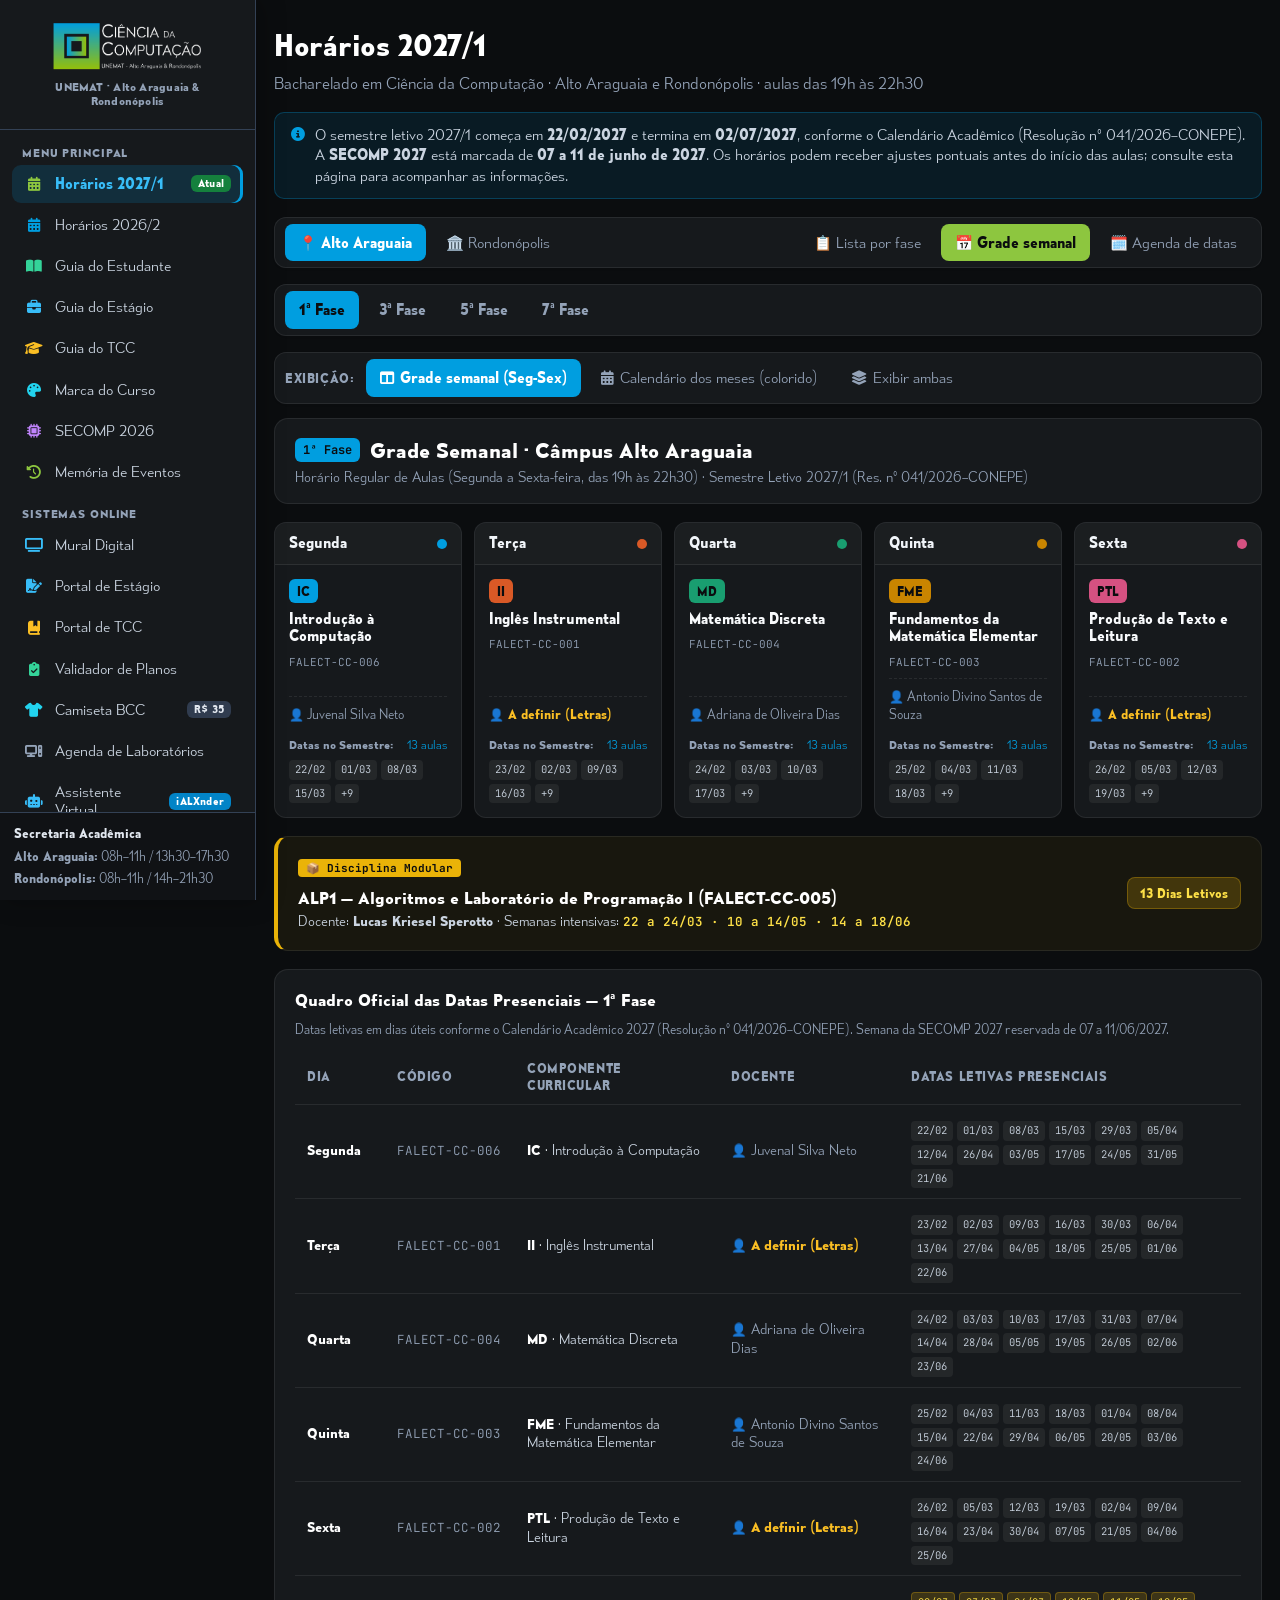
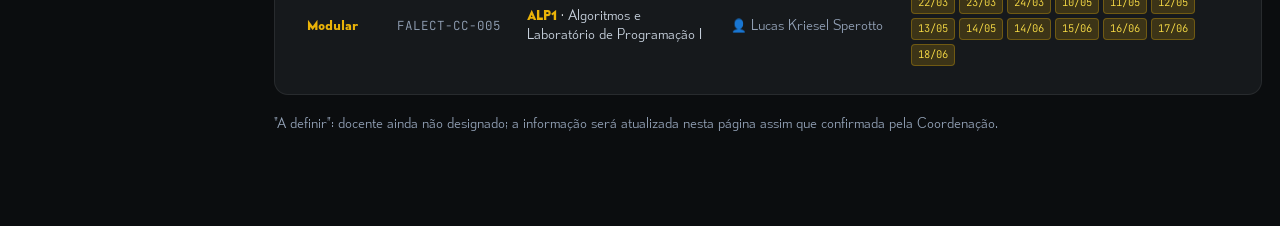
<file: horarios-2027-1/index.html>
<!DOCTYPE html>
<html lang="pt-BR">
<head>
<meta charset="utf-8">
<meta name="viewport" content="width=device-width, initial-scale=1">
<title>Horários 2027/1 — Ciência da Computação | UNEMAT</title>
<link rel="canonical" href="https://computacaounemat.github.io/">
<meta http-equiv="refresh" content="0; url=../">
<script>
  window.location.replace('../' + (window.location.search || '') + (window.location.hash || ''));
</script>
</head>
<body style="background:#0b0d0f;color:#f1f5f9;font-family:system-ui,sans-serif;padding:24px;">
  <p>Redirecionando para <a href="../" style="color:#009ee0;">Horários 2027/1 (página inicial)</a>…</p>
</body>
</html>
</file>
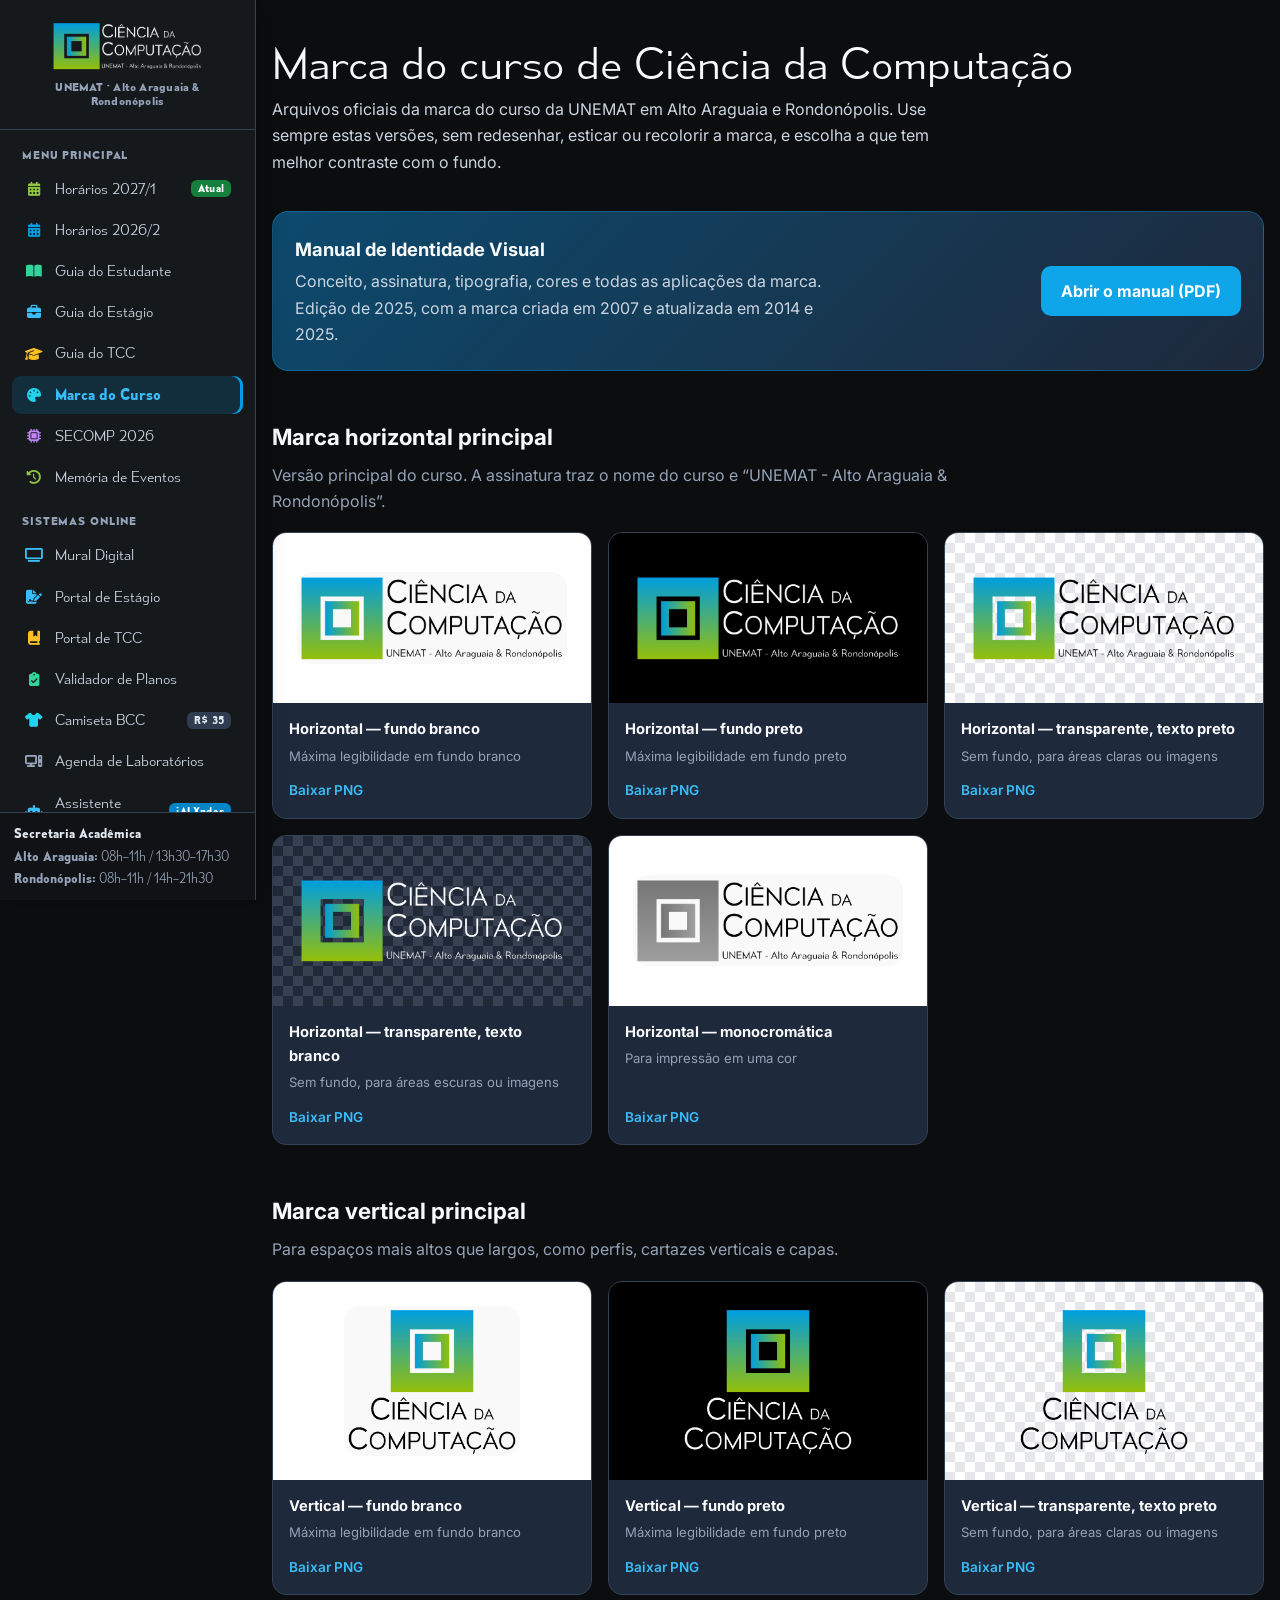
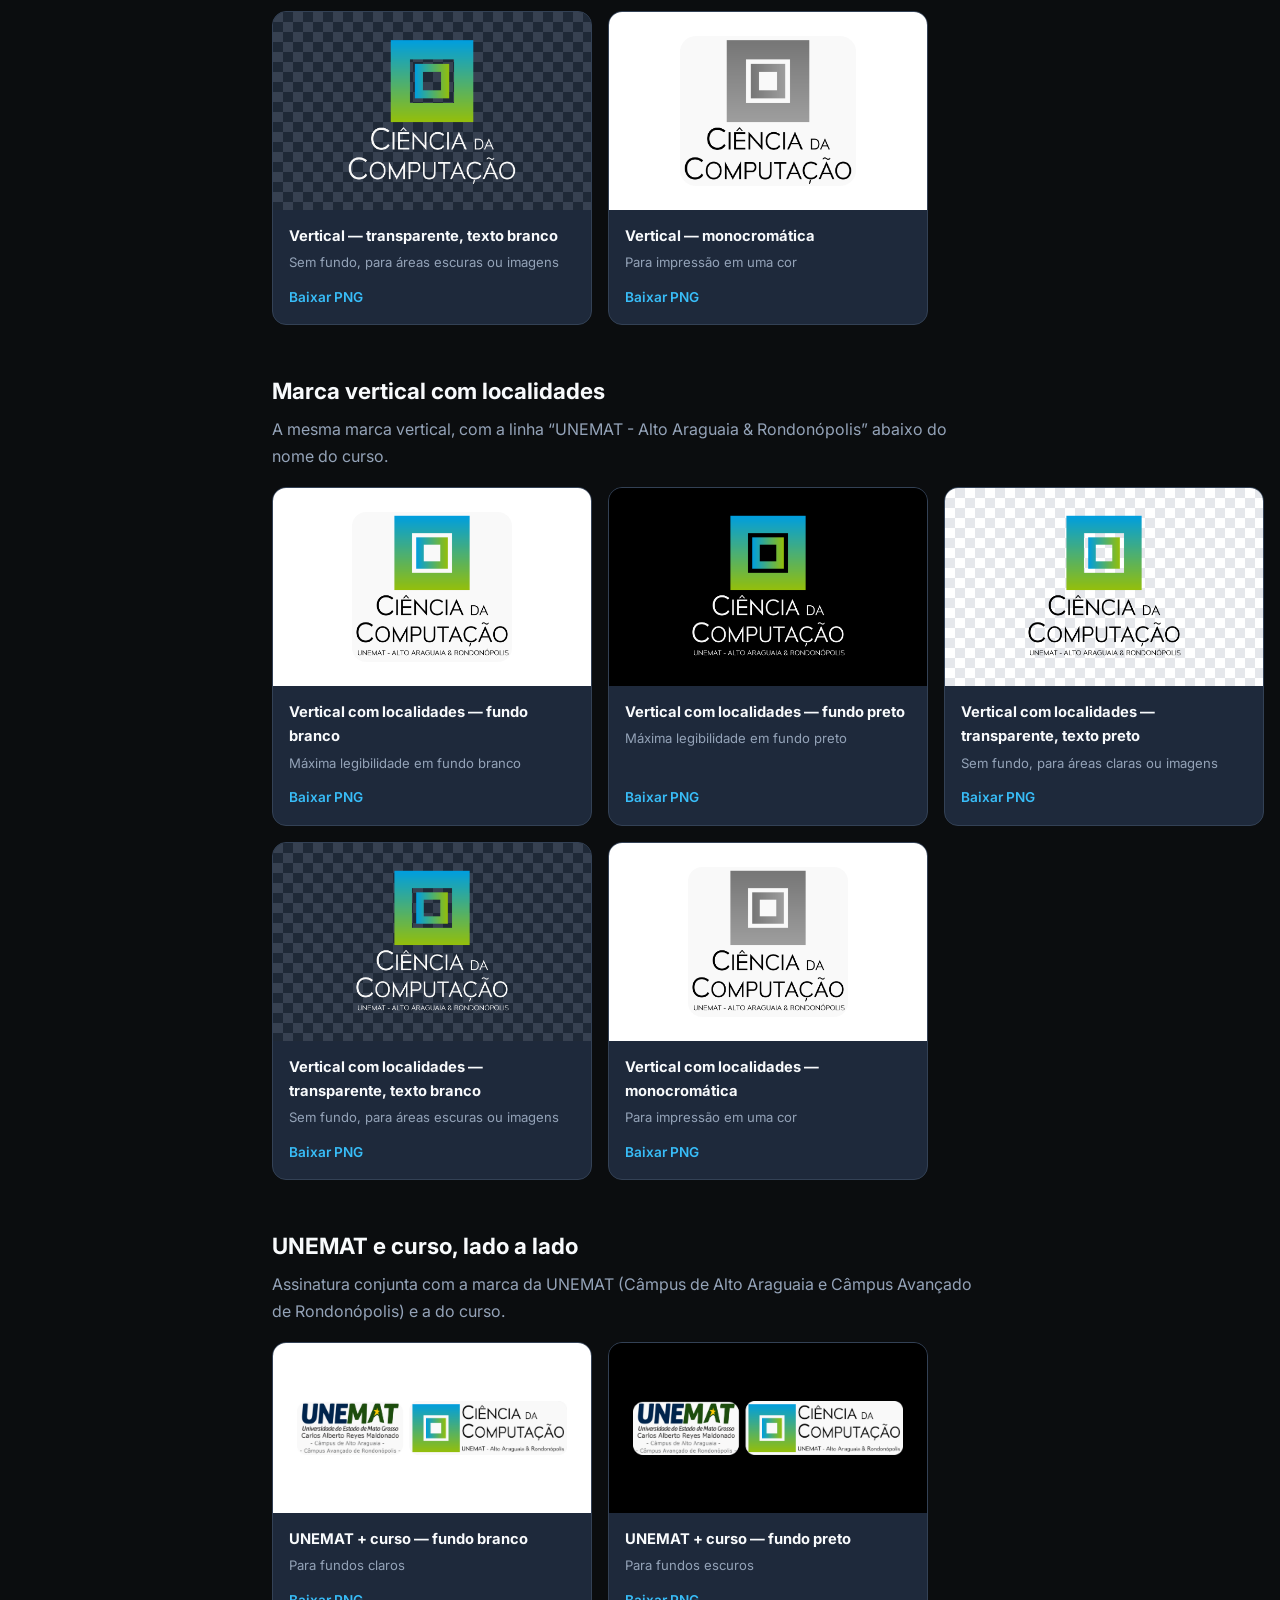
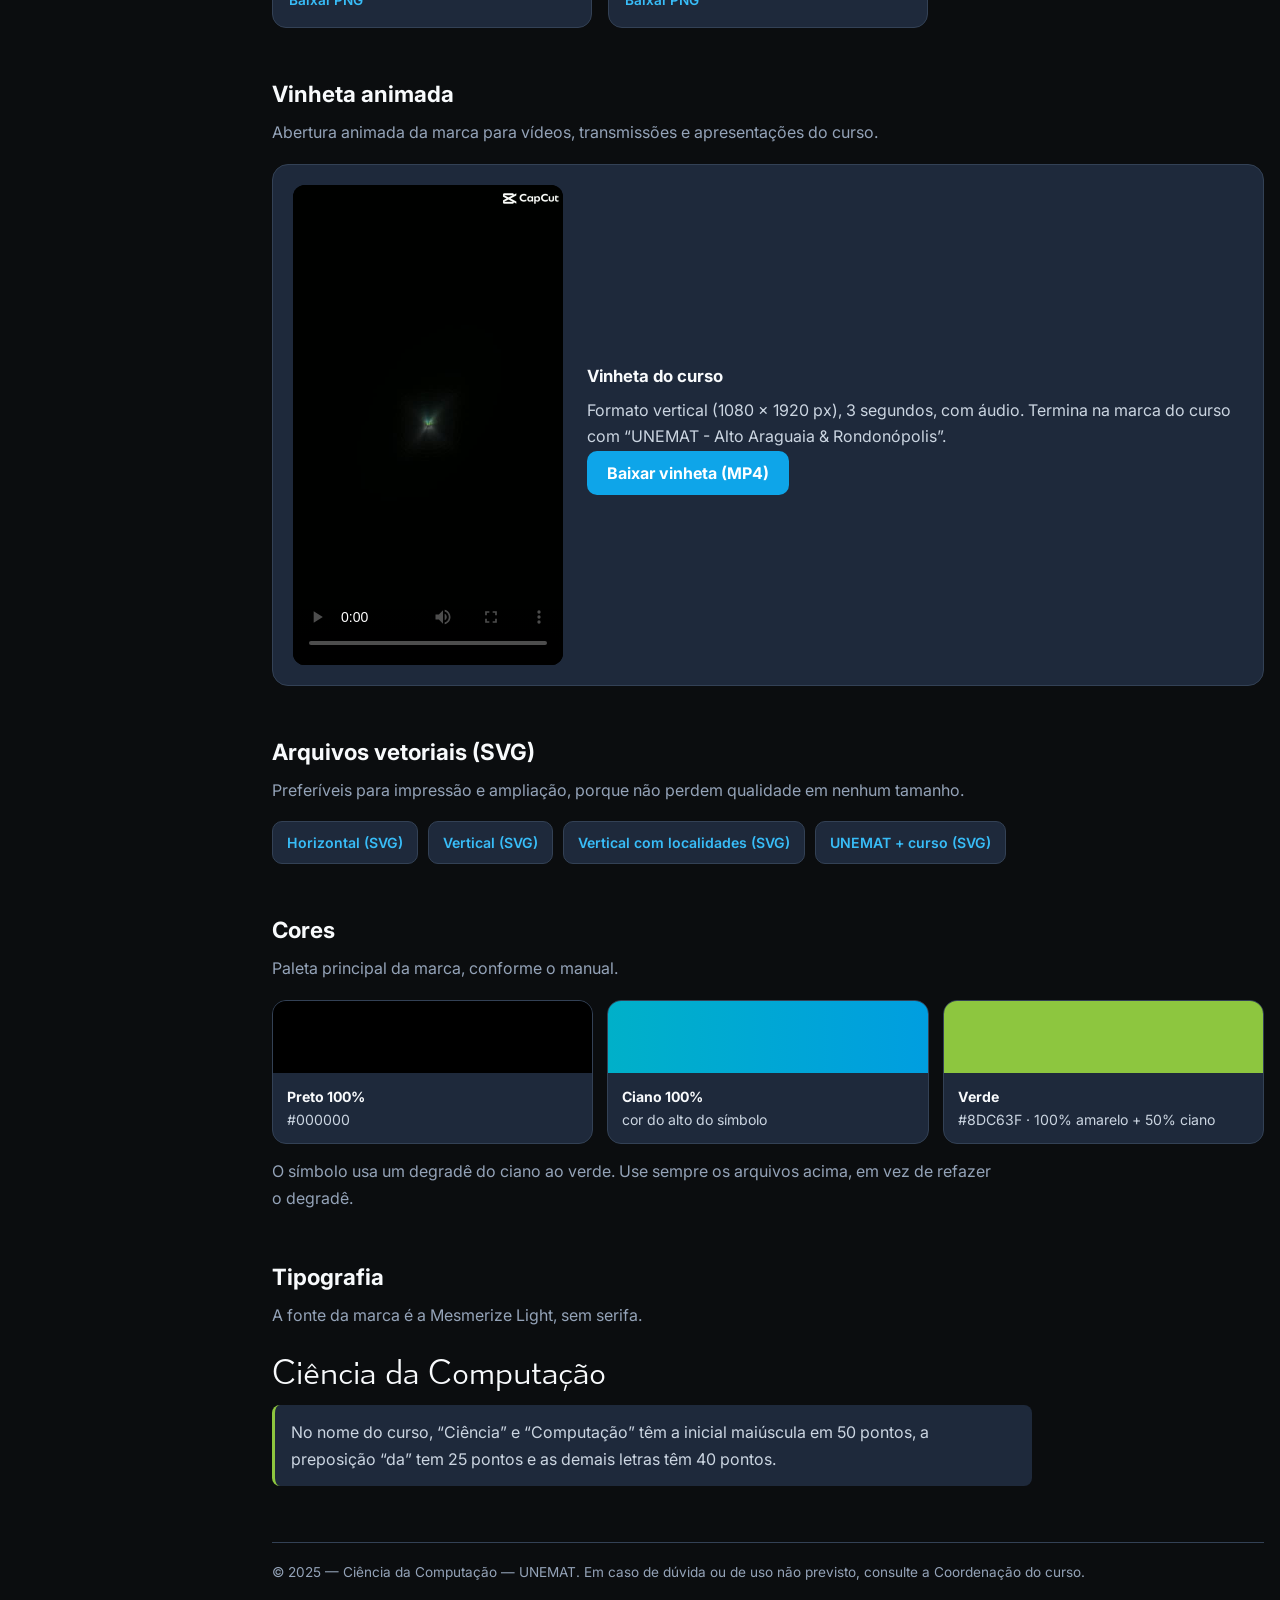
<file: marca/index.html>
<!DOCTYPE html>
<html lang="pt-BR">
<head>
<meta charset="UTF-8">
<meta name="viewport" content="width=device-width, initial-scale=1.0">
<title>Marca do curso — Ciência da Computação — UNEMAT</title>
<meta name="description" content="Marca oficial do curso de Ciência da Computação da UNEMAT (Alto Araguaia e Rondonópolis): versões para baixar, cores, tipografia e o Manual de Identidade Visual.">
<link href="https://fonts.googleapis.com/css2?family=Inter:wght@400;500;600;700;800&display=swap" rel="stylesheet">
<style>
@font-face{font-family:'Mesmerize';src:url('../assets/fonts/mesmerize/mesmerize-light.ttf') format('truetype');font-weight:300;font-display:swap}
:root{--bg:#0f172a;--card:#1e293b;--line:#334155;--ink:#f8fafc;--soft:#94a3b8;--body:#cbd5e1;--ciano:#38bdf8;--verde:#8dc63f}
*{box-sizing:border-box}
body{margin:0;background:var(--bg);color:var(--body);font-family:'Inter',system-ui,sans-serif;line-height:1.65}
.wrap{max-width:1100px;margin:0 auto;padding:0 16px 64px}
.topo{display:flex;justify-content:space-between;align-items:center;gap:12px;padding:16px 0;border-bottom:1px solid var(--line)}
.topo a{color:var(--ciano);text-decoration:none;font-size:.9rem;font-weight:600}
.hero{padding:40px 0 8px}
.hero h1{margin:0 0 8px;font-size:clamp(1.8rem,5vw,2.6rem);color:var(--ink);line-height:1.15;font-family:'Mesmerize','Inter',sans-serif;font-weight:300;font-display:swap}
.hero p{max-width:680px;margin:0}
h2{color:var(--ink);font-size:1.4rem;margin:48px 0 6px}
.lead{margin:0 0 18px;color:var(--soft);max-width:720px}
.grade{display:grid;grid-template-columns:repeat(auto-fill,minmax(260px,1fr));gap:16px}
.card{margin:0;background:var(--card);border:1px solid var(--line);border-radius:14px;overflow:hidden;display:flex;flex-direction:column}
.amostra{display:flex;align-items:center;justify-content:center;padding:24px;min-height:170px}
.amostra img{max-width:100%;max-height:150px;object-fit:contain}
.claro{background:#fff}.escuro{background:#000}
.xadrez-claro{background:conic-gradient(#e5e7eb 25%,#fff 0 50%,#e5e7eb 0 75%,#fff 0) 0 0/20px 20px}
.xadrez-escuro{background:conic-gradient(#1f2937 25%,#374151 0 50%,#1f2937 0 75%,#374151 0) 0 0/20px 20px}
figcaption{padding:14px 16px 16px;display:flex;flex-direction:column;gap:4px;flex:1}
figcaption strong{color:var(--ink);font-size:.92rem}
figcaption span{font-size:.82rem;color:var(--soft)}
.bt{margin-top:auto;padding-top:8px;color:var(--ciano);font-weight:600;font-size:.85rem;text-decoration:none}
.bt:hover{text-decoration:underline}
.manual{display:flex;flex-wrap:wrap;gap:16px;align-items:center;justify-content:space-between;background:linear-gradient(135deg,#0c4a6e,#1e293b);border:1px solid #0ea5e955;border-radius:16px;padding:22px;margin-top:28px}
.manual h2{margin:0 0 4px;font-size:1.15rem}.manual p{margin:0;color:var(--body);max-width:560px}
.botao{background:#0ea5e9;color:#fff;font-weight:700;text-decoration:none;padding:12px 20px;border-radius:10px;white-space:nowrap}
.botao:hover{background:#38bdf8}
.cores{display:grid;grid-template-columns:repeat(auto-fit,minmax(200px,1fr));gap:14px}
.cor{background:var(--card);border:1px solid var(--line);border-radius:14px;overflow:hidden}
.cor i{display:block;height:72px}.cor div{padding:12px 14px;font-size:.88rem}.cor b{color:var(--ink)}
.nota{background:var(--card);border-left:3px solid var(--verde);padding:14px 16px;border-radius:8px;max-width:760px}
.tipo{font-family:'Mesmerize','Inter',sans-serif;font-weight:300;font-size:2rem;color:var(--ink);margin:6px 0}
.vet{display:flex;flex-wrap:wrap;gap:10px}
.vet a{border:1px solid var(--line);background:var(--card);color:var(--ciano);padding:9px 14px;border-radius:10px;text-decoration:none;font-weight:600;font-size:.88rem}
.vinheta{display:flex;flex-wrap:wrap;gap:24px;align-items:center;background:var(--card);border:1px solid var(--line);border-radius:16px;padding:20px}
.vinheta video{width:min(100%,270px);aspect-ratio:9/16;border-radius:12px;background:#000;display:block}
.vinheta .txt{flex:1;min-width:240px}.vinheta h3{margin:0 0 6px;color:var(--ink);font-size:1.05rem}.vinheta p{margin:0 0 10px}
.vinheta ul{margin:0 0 14px;padding-left:18px;color:var(--soft);font-size:.9rem}
footer{margin-top:56px;padding-top:18px;border-top:1px solid var(--line);font-size:.85rem;color:var(--soft)}
</style>
<!-- BCC-PORTAL-HEAD:START -->
<link rel="stylesheet" href="https://cdnjs.cloudflare.com/ajax/libs/font-awesome/6.5.1/css/all.min.css">
<link rel="stylesheet" href="../assets/portal/portal-shell.css">
<!-- BCC-PORTAL-HEAD:END -->
</head>
<body>
<!-- BCC-PORTAL-SHELL:START -->
<a class="bcc-skip-link" href="#bcc-conteudo-principal">Pular para o conteúdo principal</a>
<div id="bcc-sidebar-overlay" class="bcc-sidebar-overlay" aria-hidden="true"></div>
<div class="bcc-shell">
  <aside id="bcc-sidebar" class="bcc-sidebar" aria-label="Menu principal do curso">
    <div class="bcc-sidebar-brand">
      <button type="button" id="bcc-btn-close-sidebar" class="bcc-close-btn" aria-label="Fechar menu">
        <i class="fa-solid fa-xmark" aria-hidden="true"></i>
      </button>
      <a href="../" class="bcc-brand-link">
        <img src="../marca/arquivos/logo_bcc_horizontal_fundo_transparente_texto_branco.png" alt="Ciência da Computação — UNEMAT" class="bcc-brand-logo">
        <span class="bcc-brand-sub">UNEMAT · Alto Araguaia &amp; Rondonópolis</span>
      </a>
    </div>
    <nav class="bcc-nav" aria-label="Navegação do portal">
      <p class="bcc-nav-group-label">Menu Principal</p>
      <ul class="bcc-nav-list">
          <li><a href="../" class="bcc-nav-link"><i class="fa-solid fa-calendar-days bcc-nav-icon" style="color:#8DC63F;" aria-hidden="true"></i><span>Horários 2027/1</span><span class="bcc-nav-badge bcc-nav-badge--green">Atual</span></a></li>
          <li><a href="../horarios-2026-2/" class="bcc-nav-link"><i class="fa-solid fa-calendar-days bcc-nav-icon" style="color:#009EE0;" aria-hidden="true"></i><span>Horários 2026/2</span></a></li>
          <li><a href="../guia/" class="bcc-nav-link"><i class="fa-solid fa-book-open bcc-nav-icon" style="color:#34d399;" aria-hidden="true"></i><span>Guia do Estudante</span></a></li>
          <li><a href="../estagio/" class="bcc-nav-link"><i class="fa-solid fa-briefcase bcc-nav-icon" style="color:#38bdf8;" aria-hidden="true"></i><span>Guia do Estágio</span></a></li>
          <li><a href="../tcc/" class="bcc-nav-link"><i class="fa-solid fa-graduation-cap bcc-nav-icon" style="color:#fbbf24;" aria-hidden="true"></i><span>Guia do TCC</span></a></li>
          <li><a href="../marca/" class="bcc-nav-link is-active" aria-current="page"><i class="fa-solid fa-palette bcc-nav-icon" style="color:#22d3ee;" aria-hidden="true"></i><span>Marca do Curso</span></a></li>
          <li><a href="../secomp/" class="bcc-nav-link"><i class="fa-solid fa-microchip bcc-nav-icon" style="color:#c084fc;" aria-hidden="true"></i><span>SECOMP 2026</span></a></li>
          <li><a href="../eventos/" class="bcc-nav-link"><i class="fa-solid fa-clock-rotate-left bcc-nav-icon" style="color:#8DC63F;" aria-hidden="true"></i><span>Memória de Eventos</span></a></li>
      </ul>
      <p class="bcc-nav-group-label">Sistemas Online</p>
      <ul class="bcc-nav-list">
          <li><a href="https://ialxnder.fly.dev/mural" class="bcc-nav-link" target="_blank" rel="noopener noreferrer"><i class="fa-solid fa-tv bcc-nav-icon" style="color:#38bdf8;" aria-hidden="true"></i><span>Mural Digital</span></a></li>
          <li><a href="https://ialxnder.fly.dev/estagio" class="bcc-nav-link" target="_blank" rel="noopener noreferrer"><i class="fa-solid fa-file-signature bcc-nav-icon" style="color:#38bdf8;" aria-hidden="true"></i><span>Portal de Estágio</span></a></li>
          <li><a href="https://ialxnder.fly.dev/tcc" class="bcc-nav-link" target="_blank" rel="noopener noreferrer"><i class="fa-solid fa-book-bookmark bcc-nav-icon" style="color:#fbbf24;" aria-hidden="true"></i><span>Portal de TCC</span></a></li>
          <li><a href="https://ialxnder.fly.dev/planos" class="bcc-nav-link" target="_blank" rel="noopener noreferrer"><i class="fa-solid fa-clipboard-check bcc-nav-icon" style="color:#34d399;" aria-hidden="true"></i><span>Validador de Planos</span></a></li>
          <li><a href="https://ialxnder.fly.dev/camisetas" class="bcc-nav-link" target="_blank" rel="noopener noreferrer"><i class="fa-solid fa-shirt bcc-nav-icon" style="color:#22d3ee;" aria-hidden="true"></i><span>Camiseta BCC</span><span class="bcc-nav-badge">R$ 35</span></a></li>
          <li><a href="https://sistema-unemat.vercel.app/" class="bcc-nav-link" target="_blank" rel="noopener noreferrer"><i class="fa-solid fa-computer bcc-nav-icon" style="color:#94a3b8;" aria-hidden="true"></i><span>Agenda de Laboratórios</span></a></li>
          <li><a href="https://ialxnder.fly.dev/mural/assistente" class="bcc-nav-link" target="_blank" rel="noopener noreferrer"><i class="fa-solid fa-robot bcc-nav-icon" style="color:#38bdf8;" aria-hidden="true"></i><span>Assistente Virtual</span><span class="bcc-nav-badge bcc-nav-badge--cyan">iALXnder</span></a></li>
      </ul>
      <p class="bcc-nav-group-label">Links Externos</p>
      <ul class="bcc-nav-list">
          <li><a href="https://sigaa.unemat.br/sigaa/verTelaLogin.do" class="bcc-nav-link" target="_blank" rel="noopener noreferrer"><i class="fa-solid fa-building-columns bcc-nav-icon" style="color:#94a3b8;" aria-hidden="true"></i><span>SIGAA UNEMAT</span></a></li>
          <li><a href="https://unemat.br/" class="bcc-nav-link" target="_blank" rel="noopener noreferrer"><i class="fa-solid fa-globe bcc-nav-icon" style="color:#94a3b8;" aria-hidden="true"></i><span>Portal UNEMAT</span></a></li>
          <li><a href="https://www.instagram.com/computacao.unemataia/" class="bcc-nav-link" target="_blank" rel="noopener noreferrer"><i class="fa-brands fa-instagram bcc-nav-icon" style="color:#34d399;" aria-hidden="true"></i><span>Instagram do Curso</span></a></li>
      </ul>
    </nav>
    <div class="bcc-sidebar-footer">
      <p class="bcc-sidebar-footer-title">Secretaria Acadêmica</p>
      <p class="bcc-sidebar-footer-row"><strong>Alto Araguaia:</strong> 08h–11h / 13h30–17h30</p>
      <p class="bcc-sidebar-footer-row"><strong>Rondonópolis:</strong> 08h–11h / 14h–21h30</p>
    </div>
  </aside>
  <div class="bcc-main-col">
    <div class="bcc-mobile-topbar">
      <button type="button" id="bcc-btn-hamburger" class="bcc-hamburger" aria-label="Abrir menu" aria-expanded="false" aria-controls="bcc-sidebar">
        <i class="fa-solid fa-bars" aria-hidden="true"></i>
      </button>
      <a href="../" class="bcc-mobile-title">Marca do Curso</a>
      <span class="bcc-mobile-campus">UNEMAT BCC</span>
    </div>
    <div id="bcc-conteudo-principal" class="bcc-content" tabindex="-1">
<!-- BCC-PORTAL-SHELL:END -->
<div class="wrap">
<header class="hero">
<h1>Marca do curso de Ciência da Computação</h1>
<p>Arquivos oficiais da marca do curso da UNEMAT em Alto Araguaia e Rondonópolis. Use sempre estas versões, sem redesenhar, esticar ou recolorir a marca, e escolha a que tem melhor contraste com o fundo.</p>
</header>

<div class="manual">
<div><h2>Manual de Identidade Visual</h2><p>Conceito, assinatura, tipografia, cores e todas as aplicações da marca. Edição de 2025, com a marca criada em 2007 e atualizada em 2014 e 2025.</p></div>
<a class="botao" href="arquivos/manual-identidade-visual-bcc.pdf" target="_blank" rel="noopener">Abrir o manual (PDF)</a>
</div>

<section><h2>Marca horizontal principal</h2><p class="lead">Versão principal do curso. A assinatura traz o nome do curso e “UNEMAT - Alto Araguaia &amp; Rondonópolis”.</p><div class="grade"><figure class="card"><div class="amostra claro"><img src="arquivos/logo_bcc_horizontal_fundo_branco_texto_preto.png" alt="Horizontal — fundo branco" loading="lazy"></div>
<figcaption><strong>Horizontal — fundo branco</strong><span>Máxima legibilidade em fundo branco</span><a class="bt" href="arquivos/logo_bcc_horizontal_fundo_branco_texto_preto.png" download>Baixar PNG</a></figcaption></figure><figure class="card"><div class="amostra escuro"><img src="arquivos/logo_bcc_horizontal_fundo_preto_texto_branco.png" alt="Horizontal — fundo preto" loading="lazy"></div>
<figcaption><strong>Horizontal — fundo preto</strong><span>Máxima legibilidade em fundo preto</span><a class="bt" href="arquivos/logo_bcc_horizontal_fundo_preto_texto_branco.png" download>Baixar PNG</a></figcaption></figure><figure class="card"><div class="amostra xadrez-claro"><img src="arquivos/logo_bcc_horizontal_fundo_transparente_texto_preto.png" alt="Horizontal — transparente, texto preto" loading="lazy"></div>
<figcaption><strong>Horizontal — transparente, texto preto</strong><span>Sem fundo, para áreas claras ou imagens</span><a class="bt" href="arquivos/logo_bcc_horizontal_fundo_transparente_texto_preto.png" download>Baixar PNG</a></figcaption></figure><figure class="card"><div class="amostra xadrez-escuro"><img src="arquivos/logo_bcc_horizontal_fundo_transparente_texto_branco.png" alt="Horizontal — transparente, texto branco" loading="lazy"></div>
<figcaption><strong>Horizontal — transparente, texto branco</strong><span>Sem fundo, para áreas escuras ou imagens</span><a class="bt" href="arquivos/logo_bcc_horizontal_fundo_transparente_texto_branco.png" download>Baixar PNG</a></figcaption></figure><figure class="card"><div class="amostra claro"><img src="arquivos/logo_bcc_horizontal_pb.png" alt="Horizontal — monocromática" loading="lazy"></div>
<figcaption><strong>Horizontal — monocromática</strong><span>Para impressão em uma cor</span><a class="bt" href="arquivos/logo_bcc_horizontal_pb.png" download>Baixar PNG</a></figcaption></figure></div></section>

<section><h2>Marca vertical principal</h2><p class="lead">Para espaços mais altos que largos, como perfis, cartazes verticais e capas.</p><div class="grade"><figure class="card"><div class="amostra claro"><img src="arquivos/logo_bcc_vertical_fundo_branco_texto_preto.png" alt="Vertical — fundo branco" loading="lazy"></div>
<figcaption><strong>Vertical — fundo branco</strong><span>Máxima legibilidade em fundo branco</span><a class="bt" href="arquivos/logo_bcc_vertical_fundo_branco_texto_preto.png" download>Baixar PNG</a></figcaption></figure><figure class="card"><div class="amostra escuro"><img src="arquivos/logo_bcc_vertical_fundo_preto_texto_branco.png" alt="Vertical — fundo preto" loading="lazy"></div>
<figcaption><strong>Vertical — fundo preto</strong><span>Máxima legibilidade em fundo preto</span><a class="bt" href="arquivos/logo_bcc_vertical_fundo_preto_texto_branco.png" download>Baixar PNG</a></figcaption></figure><figure class="card"><div class="amostra xadrez-claro"><img src="arquivos/logo_bcc_vertical_fundo_transparente_texto_preto.png" alt="Vertical — transparente, texto preto" loading="lazy"></div>
<figcaption><strong>Vertical — transparente, texto preto</strong><span>Sem fundo, para áreas claras ou imagens</span><a class="bt" href="arquivos/logo_bcc_vertical_fundo_transparente_texto_preto.png" download>Baixar PNG</a></figcaption></figure><figure class="card"><div class="amostra xadrez-escuro"><img src="arquivos/logo_bcc_vertical_fundo_transparente_texto_branco.png" alt="Vertical — transparente, texto branco" loading="lazy"></div>
<figcaption><strong>Vertical — transparente, texto branco</strong><span>Sem fundo, para áreas escuras ou imagens</span><a class="bt" href="arquivos/logo_bcc_vertical_fundo_transparente_texto_branco.png" download>Baixar PNG</a></figcaption></figure><figure class="card"><div class="amostra claro"><img src="arquivos/logo_bcc_vertical_pb.png" alt="Vertical — monocromática" loading="lazy"></div>
<figcaption><strong>Vertical — monocromática</strong><span>Para impressão em uma cor</span><a class="bt" href="arquivos/logo_bcc_vertical_pb.png" download>Baixar PNG</a></figcaption></figure></div></section>

<section><h2>Marca vertical com localidades</h2><p class="lead">A mesma marca vertical, com a linha “UNEMAT - Alto Araguaia &amp; Rondonópolis” abaixo do nome do curso.</p><div class="grade"><figure class="card"><div class="amostra claro"><img src="arquivos/logo_bcc_vertical.2_fundo_branco_texto_preto.png" alt="Vertical com localidades — fundo branco" loading="lazy"></div>
<figcaption><strong>Vertical com localidades — fundo branco</strong><span>Máxima legibilidade em fundo branco</span><a class="bt" href="arquivos/logo_bcc_vertical.2_fundo_branco_texto_preto.png" download>Baixar PNG</a></figcaption></figure><figure class="card"><div class="amostra escuro"><img src="arquivos/logo_bcc_vertical.2_fundo_preto_texto_branco.png" alt="Vertical com localidades — fundo preto" loading="lazy"></div>
<figcaption><strong>Vertical com localidades — fundo preto</strong><span>Máxima legibilidade em fundo preto</span><a class="bt" href="arquivos/logo_bcc_vertical.2_fundo_preto_texto_branco.png" download>Baixar PNG</a></figcaption></figure><figure class="card"><div class="amostra xadrez-claro"><img src="arquivos/logo_bcc_vertical.2_fundo_transparente_texto_preto.png" alt="Vertical com localidades — transparente, texto preto" loading="lazy"></div>
<figcaption><strong>Vertical com localidades — transparente, texto preto</strong><span>Sem fundo, para áreas claras ou imagens</span><a class="bt" href="arquivos/logo_bcc_vertical.2_fundo_transparente_texto_preto.png" download>Baixar PNG</a></figcaption></figure><figure class="card"><div class="amostra xadrez-escuro"><img src="arquivos/logo_bcc_vertical.2_fundo_transparente_texto_branco.png" alt="Vertical com localidades — transparente, texto branco" loading="lazy"></div>
<figcaption><strong>Vertical com localidades — transparente, texto branco</strong><span>Sem fundo, para áreas escuras ou imagens</span><a class="bt" href="arquivos/logo_bcc_vertical.2_fundo_transparente_texto_branco.png" download>Baixar PNG</a></figcaption></figure><figure class="card"><div class="amostra claro"><img src="arquivos/logo_bcc_vertical.2_pb.png" alt="Vertical com localidades — monocromática" loading="lazy"></div>
<figcaption><strong>Vertical com localidades — monocromática</strong><span>Para impressão em uma cor</span><a class="bt" href="arquivos/logo_bcc_vertical.2_pb.png" download>Baixar PNG</a></figcaption></figure></div></section>

<section><h2>UNEMAT e curso, lado a lado</h2><p class="lead">Assinatura conjunta com a marca da UNEMAT (Câmpus de Alto Araguaia e Câmpus Avançado de Rondonópolis) e a do curso.</p><div class="grade"><figure class="card"><div class="amostra claro"><img src="arquivos/logo_unemat_bcc_horizontal_fundo_branco_texto_preto.png" alt="UNEMAT + curso — fundo branco" loading="lazy"></div>
<figcaption><strong>UNEMAT + curso — fundo branco</strong><span>Para fundos claros</span><a class="bt" href="arquivos/logo_unemat_bcc_horizontal_fundo_branco_texto_preto.png" download>Baixar PNG</a></figcaption></figure><figure class="card"><div class="amostra escuro"><img src="arquivos/logo_unemat_bcc_horizontal_fundo_preto_texto_branco.png" alt="UNEMAT + curso — fundo preto" loading="lazy"></div>
<figcaption><strong>UNEMAT + curso — fundo preto</strong><span>Para fundos escuros</span><a class="bt" href="arquivos/logo_unemat_bcc_horizontal_fundo_preto_texto_branco.png" download>Baixar PNG</a></figcaption></figure></div></section>

<section>
<h2>Vinheta animada</h2>
<p class="lead">Abertura animada da marca para vídeos, transmissões e apresentações do curso.</p>
<div class="vinheta">
<video controls playsinline preload="metadata" poster="arquivos/vinheta-bcc-capa.jpg" aria-label="Vinheta animada da marca do curso de Ciência da Computação"><source src="arquivos/vinheta-bcc.mp4" type="video/mp4"></video>
<div class="txt"><h3>Vinheta do curso</h3>
<p>Formato vertical (1080 × 1920 px), 3 segundos, com áudio. Termina na marca do curso com “UNEMAT - Alto Araguaia &amp; Rondonópolis”.</p>
<a class="botao" href="arquivos/vinheta-bcc.mp4" download>Baixar vinheta (MP4)</a></div>
</div>
</section>

<section>
<h2>Arquivos vetoriais (SVG)</h2>
<p class="lead">Preferíveis para impressão e ampliação, porque não perdem qualidade em nenhum tamanho.</p>
<div class="vet">
<a href="arquivos/logo_bcc_horizontal.svg" download>Horizontal (SVG)</a>
<a href="arquivos/logo_bcc_vertical.svg" download>Vertical (SVG)</a>
<a href="arquivos/logo_bcc_vertical.2.svg" download>Vertical com localidades (SVG)</a>
<a href="arquivos/logo_unemat_bcc_horizontal.svg" download>UNEMAT + curso (SVG)</a>
</div>
</section>

<section>
<h2>Cores</h2>
<p class="lead">Paleta principal da marca, conforme o manual.</p>
<div class="cores">
<div class="cor"><i style="background:#000"></i><div><b>Preto 100%</b><br>#000000</div></div>
<div class="cor"><i style="background:linear-gradient(90deg,#00b0c9,#009ee0)"></i><div><b>Ciano 100%</b><br>cor do alto do símbolo</div></div>
<div class="cor"><i style="background:#8dc63f"></i><div><b>Verde</b><br>#8DC63F · 100% amarelo + 50% ciano</div></div>
</div>
<p class="lead" style="margin-top:14px">O símbolo usa um degradê do ciano ao verde. Use sempre os arquivos acima, em vez de refazer o degradê.</p>
</section>

<section>
<h2>Tipografia</h2>
<p class="lead">A fonte da marca é a Mesmerize Light, sem serifa.</p>
<div class="tipo">Ciência da Computação</div>
<div class="nota">No nome do curso, “Ciência” e “Computação” têm a inicial maiúscula em 50 pontos, a preposição “da” tem 25 pontos e as demais letras têm 40 pontos.</div>
</section>

<footer>© 2025 — Ciência da Computação — UNEMAT. Em caso de dúvida ou de uso não previsto, consulte a Coordenação do curso.</footer>
</div>
<!-- BCC-PORTAL-SHELL:CLOSE-START -->
    </div>
  </div>
</div>
<script src="../assets/portal/portal-shell.js" defer></script>
<!-- BCC-PORTAL-SHELL:CLOSE-END -->
</body>
</html>
</file>
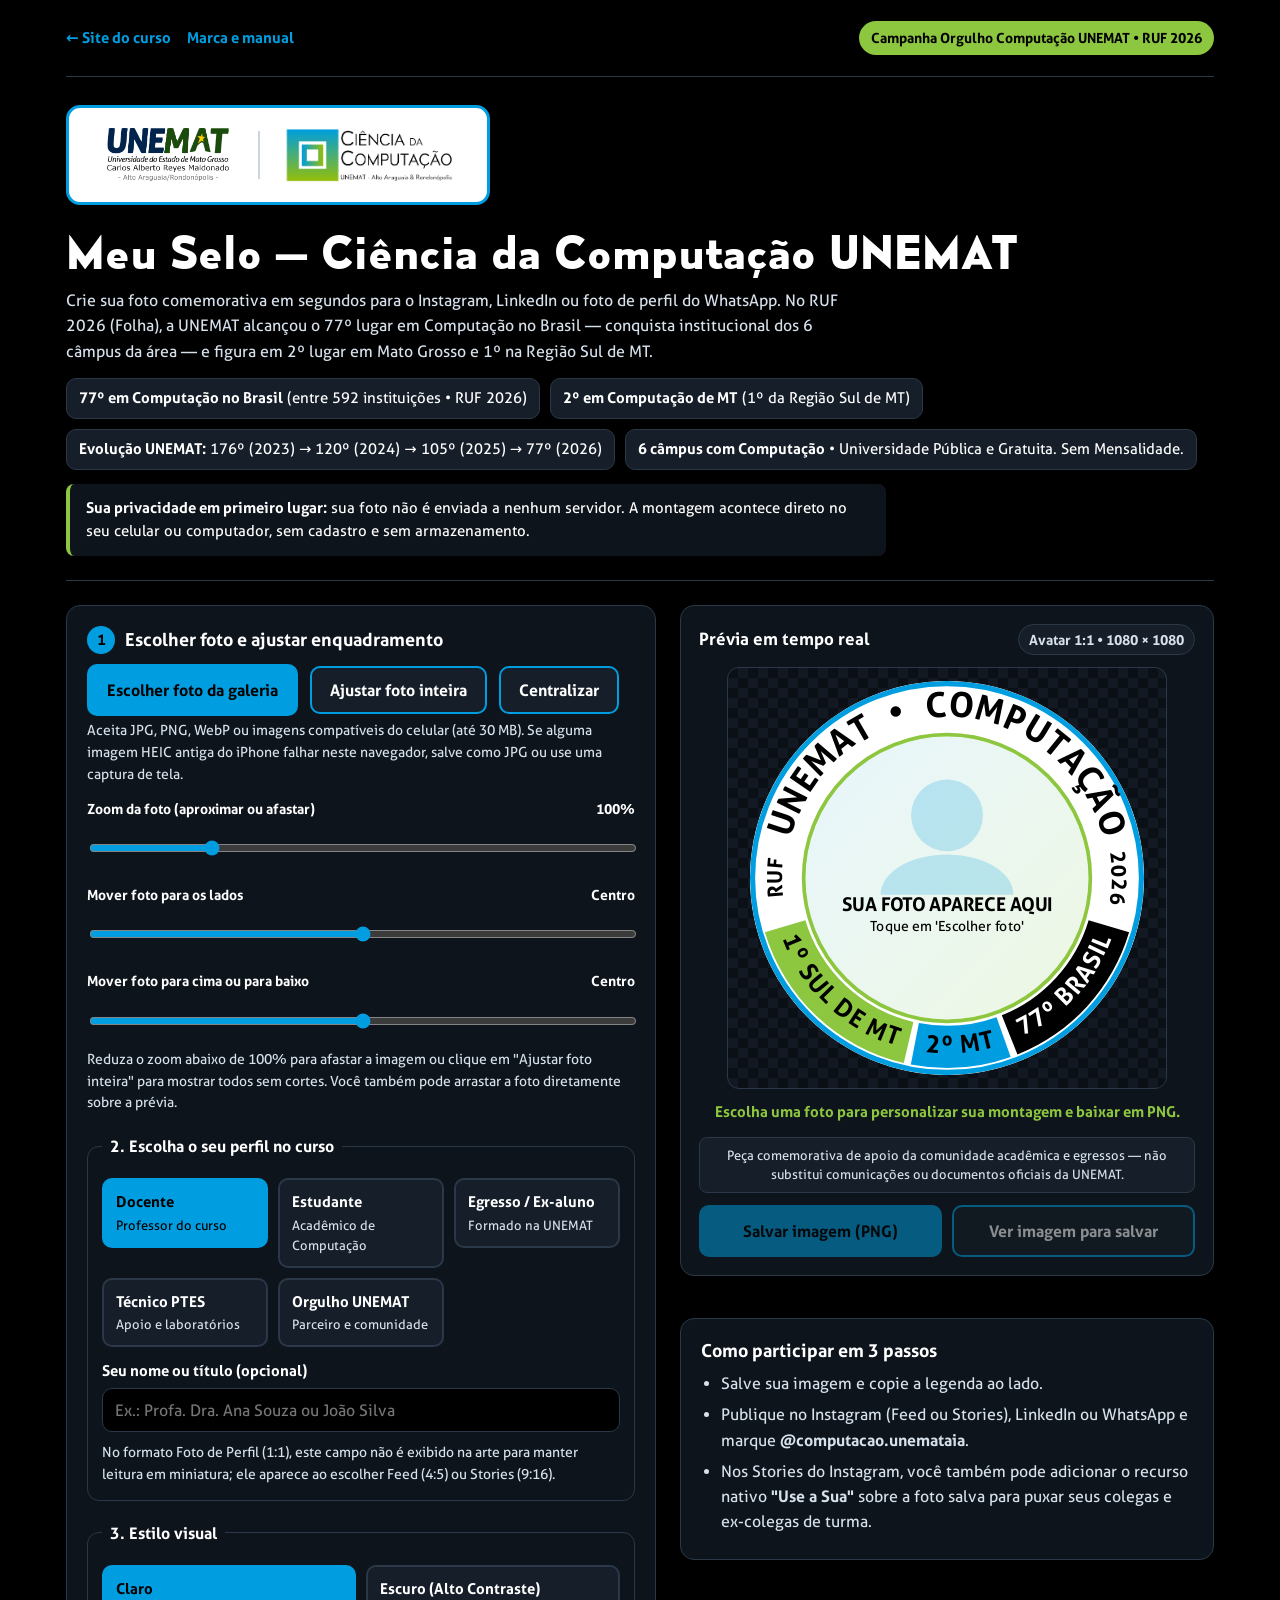
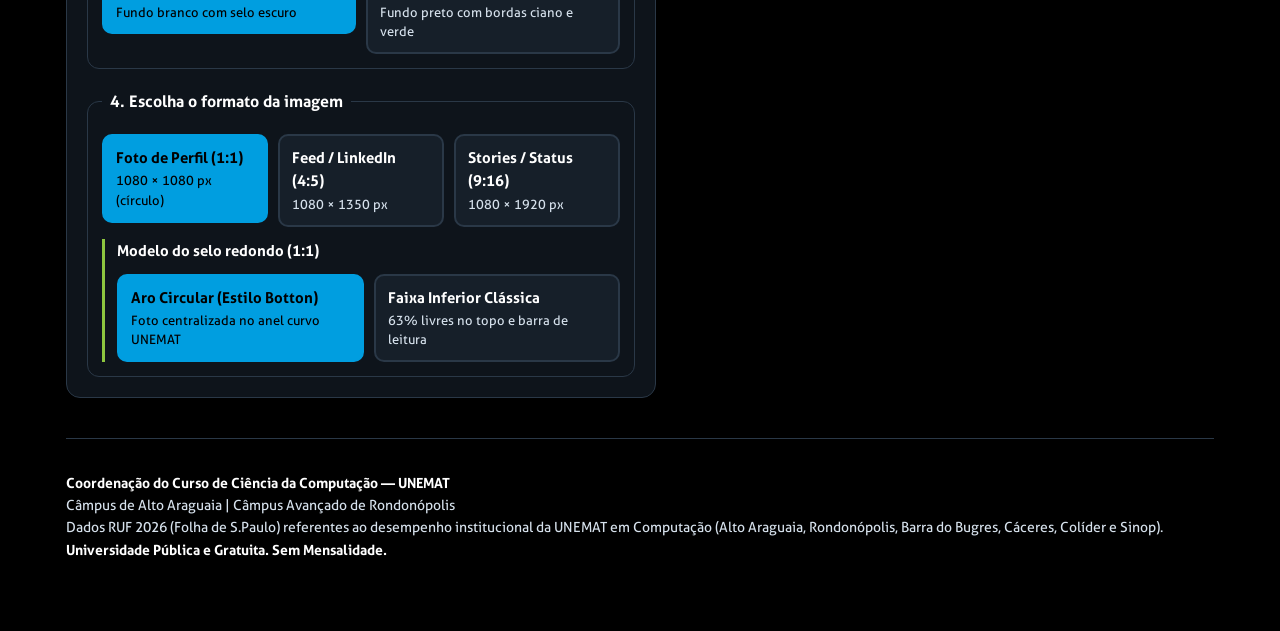
<file: selo77/index.html>
<!DOCTYPE html>
<html lang="pt-BR">
<head>
  <meta charset="UTF-8">
  <meta name="viewport" content="width=device-width, initial-scale=1.0">
  <title>Meu Selo — Ciência da Computação — UNEMAT | RUF 2026</title>
  <link rel="icon" type="image/svg+xml" href="../marca/arquivos/logo_bcc_vertical.svg">
  <link rel="canonical" href="https://computacaounemat.github.io/selo77/">
  <meta name="description" content="Crie sua foto ou avatar comemorativo da campanha Orgulho Computação UNEMAT — RUF 2026: 1º na Região Sul de MT, 2º em Mato Grosso e 77º em Computação no Brasil entre 592 instituições.">
  <meta property="og:type" content="website">
  <meta property="og:locale" content="pt_BR">
  <meta property="og:site_name" content="Ciência da Computação — UNEMAT">
  <meta property="og:title" content="Meu Selo — Orgulho Computação UNEMAT | RUF 2026">
  <meta property="og:description" content="Personalize sua foto ou avatar da campanha Orgulho Computação UNEMAT em segundos, sem cadastro e com total privacidade no seu aparelho.">
  <meta property="og:url" content="https://computacaounemat.github.io/selo77/">
  <meta property="og:image" content="https://computacaounemat.github.io/selo77/assets/og-selo77.png">
  <meta property="og:image:width" content="1200">
  <meta property="og:image:height" content="630">
  <meta property="og:image:alt" content="Campanha Orgulho Computação UNEMAT — RUF 2026: UNEMAT em 77º em Computação no Brasil, 2º em MT e 1º no Sul de MT.">
  <meta name="twitter:card" content="summary_large_image">
  <meta name="twitter:title" content="Meu Selo — Orgulho Computação UNEMAT | RUF 2026">
  <meta name="twitter:description" content="Crie sua foto ou avatar comemorativo da campanha Orgulho Computação UNEMAT em segundos e sem cadastro.">
  <meta name="twitter:image" content="https://computacaounemat.github.io/selo77/assets/og-selo77.png">
  <style>
    @font-face {
      font-family: 'Aller';
      src: url('./assets/fonts/Aller_Std_Lt.ttf') format('truetype');
      font-weight: 300;
      font-style: normal;
      font-display: swap;
    }
    @font-face {
      font-family: 'Aller';
      src: url('./assets/fonts/Aller_Std_Rg.ttf') format('truetype');
      font-weight: 400;
      font-style: normal;
      font-display: swap;
    }
    @font-face {
      font-family: 'Aller';
      src: url('./assets/fonts/Aller_Std_Bd.ttf') format('truetype');
      font-weight: 700;
      font-style: normal;
      font-display: swap;
    }
    @font-face {
      font-family: 'Mesmerize';
      src: url('../assets/fonts/mesmerize/mesmerize-light.ttf') format('truetype');
      font-weight: 300;
      font-style: normal;
      font-display: swap;
    }
    @font-face {
      font-family: 'Mesmerize';
      src: url('../assets/fonts/mesmerize/mesmerize-bold.ttf') format('truetype');
      font-weight: 700;
      font-style: normal;
      font-display: swap;
    }

    :root {
      --preto: #000000;
      --ciano: #009EE0;
      --verde: #8DC63F;
      --branco: #FFFFFF;
      --bg: #000000;
      --superficie: #0E141B;
      --superficie-2: #161F29;
      --borda: #2A3847;
      --texto: #FFFFFF;
      --texto-suave: #D6E1EC;
      --foco: #8DC63F;
      --radius: 14px;
    }

    * {
      box-sizing: border-box;
    }

    html {
      scroll-behavior: smooth;
    }

    body {
      margin: 0;
      background: var(--bg);
      color: var(--texto);
      font-family: 'Aller', system-ui, -apple-system, BlinkMacSystemFont, 'Segoe UI', sans-serif;
      line-height: 1.55;
      -webkit-font-smoothing: antialiased;
    }

    a:focus-visible,
    button:focus-visible,
    input:focus-visible,
    select:focus-visible,
    textarea:focus-visible {
      outline: 3px solid var(--foco);
      outline-offset: 2px;
    }

    .skip-link {
      position: absolute;
      left: -9999px;
      top: 0;
      background: var(--verde);
      color: var(--preto);
      font-weight: 700;
      padding: 12px 16px;
      z-index: 100;
      text-decoration: none;
    }

    .skip-link:focus {
      left: 12px;
      top: 12px;
      border-radius: 8px;
    }

    .wrap {
      max-width: 1180px;
      margin: 0 auto;
      padding: 0 16px 56px;
    }

    .topo {
      display: flex;
      flex-wrap: wrap;
      justify-content: space-between;
      align-items: center;
      gap: 12px;
      padding: 16px 0;
      border-bottom: 1px solid var(--borda);
    }

    .topo-links {
      display: flex;
      flex-wrap: wrap;
      gap: 16px;
      align-items: center;
    }

    .topo a {
      color: var(--ciano);
      text-decoration: none;
      font-weight: 700;
      font-size: 0.95rem;
      min-height: 44px;
      display: inline-flex;
      align-items: center;
    }

    .topo a:hover {
      text-decoration: underline;
    }

    .topo-badge {
      background: var(--verde);
      color: var(--preto);
      font-weight: 700;
      font-size: 0.85rem;
      padding: 6px 12px;
      border-radius: 999px;
    }

    .hero {
      padding: 28px 0 24px;
      border-bottom: 1px solid var(--borda);
      margin-bottom: 24px;
    }

    .hero h1 {
      margin: 0 0 10px;
      font-family: 'Mesmerize', 'Aller', sans-serif;
      font-weight: 700;
      font-size: clamp(1.75rem, 4.2vw, 2.75rem);
      line-height: 1.15;
      color: var(--branco);
    }

    .hero p {
      margin: 0 0 14px;
      max-width: 780px;
      color: var(--texto-suave);
      font-size: 1.03rem;
    }

    .hero-fatos {
      display: flex;
      flex-wrap: wrap;
      gap: 10px;
      margin: 0 0 14px;
      padding: 0;
      list-style: none;
    }

    .hero-fatos li {
      background: var(--superficie-2);
      border: 1px solid var(--borda);
      border-radius: 10px;
      padding: 8px 12px;
      font-size: 0.92rem;
      color: var(--branco);
    }

    .hero-marcas {
      display: flex;
      width: fit-content;
      flex-wrap: wrap;
      align-items: center;
      gap: 24px;
      background: var(--branco);
      border: 3px solid var(--ciano);
      border-radius: 14px;
      padding: 18px 32px;
      margin: 0 0 22px;
      max-width: 100%;
    }

    .hero-marcas img {
      height: 58px;
      width: auto;
      max-width: 100%;
      object-fit: contain;
      display: block;
    }

    .hero-marcas-sep {
      width: 2px;
      height: 48px;
      background: #CBD5E1;
      flex-shrink: 0;
    }

    @media (max-width: 600px) {
      .hero-marcas {
        gap: 14px;
        padding: 14px 18px;
      }
      .hero-marcas img {
        height: 42px;
      }
      .hero-marcas-sep {
        height: 36px;
      }
    }

    .aviso-privacidade {
      background: var(--superficie);
      border-left: 4px solid var(--verde);
      border-radius: 8px;
      padding: 12px 16px;
      max-width: 820px;
      font-size: 0.95rem;
      color: var(--branco);
    }

    .grid-estudio {
      display: grid;
      grid-template-columns: minmax(0, 1.05fr) minmax(0, 0.95fr);
      gap: 24px;
      align-items: start;
    }

    @media (max-width: 920px) {
      .grid-estudio {
        grid-template-columns: 1fr;
      }
    }

    .painel {
      background: var(--superficie);
      border: 1px solid var(--borda);
      border-radius: var(--radius);
      padding: 20px;
      display: flex;
      flex-direction: column;
      gap: 20px;
    }

    .passo-titulo {
      margin: 0 0 10px;
      font-size: 1.1rem;
      font-weight: 700;
      color: var(--branco);
      display: flex;
      align-items: center;
      gap: 10px;
    }

    .passo-num {
      display: inline-flex;
      align-items: center;
      justify-content: center;
      width: 28px;
      height: 28px;
      border-radius: 50%;
      background: var(--ciano);
      color: var(--preto);
      font-weight: 700;
      font-size: 0.92rem;
      flex-shrink: 0;
    }

    fieldset {
      border: 1px solid var(--borda);
      border-radius: 12px;
      padding: 14px;
      margin: 0;
    }

    legend {
      padding: 0 8px;
      font-weight: 700;
      font-size: 0.98rem;
      color: var(--branco);
    }

    .opcoes-grade {
      display: grid;
      grid-template-columns: repeat(auto-fit, minmax(150px, 1fr));
      gap: 10px;
      margin-top: 6px;
    }

    .opcao-radio {
      position: relative;
    }

    .opcao-radio input {
      position: absolute;
      opacity: 0;
      width: 1px;
      height: 1px;
    }

    .opcao-radio label {
      display: flex;
      flex-direction: column;
      justify-content: center;
      min-height: 48px;
      padding: 10px 12px;
      border: 2px solid var(--borda);
      border-radius: 10px;
      background: var(--superficie-2);
      color: var(--branco);
      font-weight: 700;
      font-size: 0.95rem;
      cursor: pointer;
      transition: border-color 0.15s ease, background 0.15s ease;
    }

    .opcao-radio label small {
      font-weight: 400;
      font-size: 0.8rem;
      color: var(--texto-suave);
      margin-top: 2px;
    }

    .opcao-radio input:checked + label {
      border-color: var(--ciano);
      background: var(--ciano);
      color: var(--preto);
    }

    .opcao-radio input:checked + label small {
      color: var(--preto);
    }

    .opcao-radio input:focus-visible + label {
      outline: 3px solid var(--foco);
      outline-offset: 2px;
    }

    .upload-box {
      display: flex;
      flex-wrap: wrap;
      gap: 12px;
      align-items: center;
    }

    .btn {
      display: inline-flex;
      align-items: center;
      justify-content: center;
      min-height: 48px;
      padding: 12px 18px;
      border-radius: 10px;
      border: 2px solid transparent;
      font-family: inherit;
      font-weight: 700;
      font-size: 0.98rem;
      cursor: pointer;
      text-decoration: none;
      text-align: center;
      transition: transform 0.08s ease, opacity 0.15s ease;
    }

    .btn:active {
      transform: translateY(1px);
    }

    .btn-primario {
      background: var(--ciano);
      color: var(--preto);
    }

    .btn-verde {
      background: var(--verde);
      color: var(--preto);
    }

    .btn-secundario {
      background: var(--superficie-2);
      color: var(--branco);
      border-color: var(--ciano);
    }

    .btn-sm {
      min-height: 40px;
      padding: 8px 14px;
      font-size: 0.88rem;
    }

    .btn[aria-disabled="true"],
    .btn:disabled {
      opacity: 0.52;
      cursor: not-allowed;
      pointer-events: none;
    }

    .sr-only-file {
      position: absolute;
      width: 1px;
      height: 1px;
      padding: 0;
      margin: -1px;
      overflow: hidden;
      clip: rect(0, 0, 0, 0);
      white-space: nowrap;
      border: 0;
    }

    .campo-grupo {
      display: flex;
      flex-direction: column;
      gap: 6px;
      margin-top: 12px;
    }

    .campo-grupo label {
      font-weight: 700;
      font-size: 0.93rem;
      color: var(--branco);
    }

    .campo-grupo input[type="text"],
    .campo-grupo select,
    .campo-grupo textarea {
      width: 100%;
      min-height: 44px;
      padding: 10px 12px;
      border-radius: 10px;
      border: 1px solid var(--borda);
      background: var(--preto);
      color: var(--branco);
      font-family: inherit;
      font-size: 0.98rem;
    }

    .campo-grupo textarea {
      min-height: 112px;
      resize: vertical;
      line-height: 1.45;
    }

    .sliders-grid {
      display: grid;
      grid-template-columns: 1fr;
      gap: 12px;
      margin-top: 12px;
    }

    .slider-item {
      display: flex;
      flex-direction: column;
      gap: 4px;
    }

    .slider-topo {
      display: flex;
      justify-content: space-between;
      align-items: center;
      font-size: 0.9rem;
      font-weight: 700;
    }

    input[type="range"] {
      width: 100%;
      min-height: 44px;
      accent-color: var(--ciano);
      cursor: pointer;
    }

    .ajuda-texto {
      font-size: 0.88rem;
      color: var(--texto-suave);
      margin: 4px 0 0;
    }

    .campos-egresso {
      border-left: 3px solid var(--ciano);
      padding-left: 12px;
      margin-top: 10px;
    }

    .campos-egresso[hidden],
    .bloco-estilo-avatar[hidden] {
      display: none;
    }

    .bloco-estilo-avatar {
      border-left: 3px solid var(--verde);
      padding-left: 12px;
      margin-top: 12px;
    }

    .previa-coluna {
      position: sticky;
      top: 16px;
      display: flex;
      flex-direction: column;
      gap: 18px;
    }

    @media (max-width: 920px) {
      .previa-coluna {
        position: static;
        order: -1;
      }
    }

    .acoes-previa-rapida {
      width: 100%;
      display: flex;
      flex-wrap: wrap;
      gap: 10px;
      justify-content: center;
    }

    @media (min-width: 921px) {
      .acoes-previa-rapida {
        display: none;
      }
    }

    .acoes-previa-rapida .btn {
      flex: 1 1 150px;
    }

    .aviso-comunidade {
      width: 100%;
      margin: 0;
      font-size: 0.84rem;
      line-height: 1.4;
      color: var(--texto-suave);
      text-align: center;
      padding: 8px 10px;
      border-radius: 8px;
      background: var(--superficie-2);
      border: 1px solid var(--borda);
    }

    .previa-moldura {
      background: var(--superficie);
      border: 1px solid var(--borda);
      border-radius: var(--radius);
      padding: 18px;
      display: flex;
      flex-direction: column;
      align-items: center;
      gap: 12px;
    }

    .previa-topo {
      width: 100%;
      display: flex;
      flex-wrap: wrap;
      justify-content: space-between;
      align-items: center;
      gap: 8px;
    }

    .previa-topo h2 {
      margin: 0;
      font-size: 1.08rem;
      color: var(--branco);
    }

    .previa-dim {
      font-size: 0.85rem;
      font-weight: 700;
      background: var(--superficie-2);
      border: 1px solid var(--borda);
      padding: 4px 10px;
      border-radius: 999px;
      color: var(--texto-suave);
    }

    .canvas-palco {
      width: 100%;
      max-width: 440px;
      display: flex;
      justify-content: center;
      align-items: center;
      background: repeating-conic-gradient(#121922 0% 25%, #0b1016 0% 50%) 0 0 / 20px 20px;
      border-radius: 12px;
      padding: 10px;
      border: 1px solid var(--borda);
    }

    #canvasPrevia {
      display: block;
      max-width: 100%;
      border-radius: 8px;
      touch-action: none;
      cursor: grab;
    }

    #canvasPrevia:active {
      cursor: grabbing;
    }

    .status-box {
      width: 100%;
      min-height: 24px;
      font-size: 0.92rem;
      font-weight: 700;
      color: var(--verde);
      text-align: center;
    }

    .status-box.erro {
      color: #FF8A8A;
      background: #3B0B0B;
      border: 1px solid #FF8A8A;
      border-radius: 8px;
      padding: 10px 12px;
    }

    .acoes-exportacao {
      width: 100%;
      display: flex;
      flex-wrap: wrap;
      gap: 10px;
    }

    .acoes-exportacao .btn {
      flex: 1 1 200px;
    }

    .imagem-alternativa {
      width: 100%;
      background: var(--preto);
      border: 2px solid var(--ciano);
      border-radius: 12px;
      padding: 14px;
      text-align: center;
    }

    .imagem-alternativa[hidden] {
      display: none;
    }

    .imagem-alternativa img {
      max-width: 100%;
      max-height: 380px;
      height: auto;
      border-radius: 8px;
      display: block;
      margin: 0 auto 10px;
    }

    .imagem-alternativa p {
      margin: 6px 0;
      font-size: 0.92rem;
      color: var(--branco);
    }

    .legenda-acoes {
      display: flex;
      flex-wrap: wrap;
      gap: 10px;
      align-items: center;
      margin-top: 10px;
    }

    .dicas-redes {
      margin-top: 24px;
      background: var(--superficie);
      border: 1px solid var(--borda);
      border-radius: var(--radius);
      padding: 18px 20px;
    }

    .dicas-redes h2 {
      margin: 0 0 8px;
      font-size: 1.1rem;
    }

    .dicas-redes ul {
      margin: 0;
      padding-left: 20px;
      color: var(--texto-suave);
    }

    .dicas-redes li {
      margin-bottom: 6px;
    }

    footer {
      margin-top: 40px;
      padding-top: 18px;
      border-top: 1px solid var(--borda);
      font-size: 0.9rem;
      color: var(--texto-suave);
    }

    footer strong {
      color: var(--branco);
    }
  </style>
</head>
<body>
  <a class="skip-link" href="#conteudo-principal">Ir para o estúdio Meu Selo Computação UNEMAT</a>

  <div class="wrap">
    <header class="topo">
      <nav class="topo-links" aria-label="Navegação do site do curso">
        <a href="../">← Site do curso</a>
        <a href="../marca/">Marca e manual</a>
      </nav>
      <span class="topo-badge">Campanha Orgulho Computação UNEMAT • RUF 2026</span>
    </header>

    <section class="hero" aria-labelledby="titulo-principal">
      <div class="hero-marcas" aria-label="Marcas oficiais da UNEMAT e Ciência da Computação">
        <img src="./assets/unemat_aia_roo_transparente.png" alt="UNEMAT — Alto Araguaia e Rondonópolis">
        <span class="hero-marcas-sep" aria-hidden="true"></span>
        <img src="../marca/arquivos/logo_bcc_horizontal_fundo_transparente_texto_preto.png" alt="Ciência da Computação — UNEMAT">
      </div>
      <h1 id="titulo-principal">Meu Selo — Ciência da Computação UNEMAT</h1>
      <p>
        Crie sua foto comemorativa em segundos para o Instagram, LinkedIn ou foto de perfil do WhatsApp.
        No RUF 2026 (Folha), a UNEMAT alcançou o 77º lugar em Computação no Brasil — conquista institucional dos 6 câmpus da área — e figura em 2º lugar em Mato Grosso e 1º na Região Sul de MT.
      </p>
      <ul class="hero-fatos" aria-label="Indicadores oficiais em Computação">
        <li><strong>77º em Computação no Brasil</strong> (entre 592 instituições • RUF 2026)</li>
        <li><strong>2º em Computação de MT</strong> (1º da Região Sul de MT)</li>
        <li><strong>Evolução UNEMAT:</strong> 176º (2023) → 120º (2024) → 105º (2025) → 77º (2026)</li>
        <li><strong>6 câmpus com Computação</strong> • Universidade Pública e Gratuita. Sem Mensalidade.</li>
      </ul>
      <div class="aviso-privacidade" role="note">
        <strong>Sua privacidade em primeiro lugar:</strong> sua foto não é enviada a nenhum servidor.
        A montagem acontece direto no seu celular ou computador, sem cadastro e sem armazenamento.
      </div>
    </section>

    <main id="conteudo-principal" class="grid-estudio">
      <section class="painel" aria-label="Configuração da sua foto comemorativa">
        <div>
          <h2 class="passo-titulo"><span class="passo-num" aria-hidden="true">1</span> Escolher foto e ajustar enquadramento</h2>
          <div class="upload-box">
            <input id="inputFoto" class="sr-only-file" type="file" accept="image/jpeg,image/png,image/webp,image/*">
            <label for="inputFoto" class="btn btn-primario" id="labelEscolherFoto">Escolher foto da galeria</label>
            <button type="button" class="btn btn-secundario" id="btnAjustarInteira">Ajustar foto inteira</button>
            <button type="button" class="btn btn-secundario" id="btnCentralizar">Centralizar</button>
          </div>
          <p class="ajuda-texto" id="ajudaFoto">
            Aceita JPG, PNG, WebP ou imagens compatíveis do celular (até 30 MB). Se alguma imagem HEIC antiga do iPhone falhar neste navegador, salve como JPG ou use uma captura de tela.
          </p>

          <div class="sliders-grid">
            <div class="slider-item">
              <div class="slider-topo">
                <label for="controleZoom">Zoom da foto (aproximar ou afastar)</label>
                <span id="valorZoom" aria-hidden="true">100%</span>
              </div>
              <input id="controleZoom" type="range" min="0.45" max="3" step="0.01" value="1" aria-describedby="ajudaAjuste">
            </div>

            <div class="slider-item">
              <div class="slider-topo">
                <label for="controleX">Mover foto para os lados</label>
                <span id="valorX" aria-hidden="true">Centro</span>
              </div>
              <input id="controleX" type="range" min="-1" max="1" step="0.01" value="0" aria-describedby="ajudaAjuste">
            </div>

            <div class="slider-item">
              <div class="slider-topo">
                <label for="controleY">Mover foto para cima ou para baixo</label>
                <span id="valorY" aria-hidden="true">Centro</span>
              </div>
              <input id="controleY" type="range" min="-1" max="1" step="0.01" value="0" aria-describedby="ajudaAjuste">
            </div>
          </div>
          <p class="ajuda-texto" id="ajudaAjuste">
            Reduza o zoom abaixo de 100% para afastar a imagem ou clique em "Ajustar foto inteira" para mostrar todos sem cortes. Você também pode arrastar a foto diretamente sobre a prévia.
          </p>
        </div>

        <fieldset>
          <legend>2. Escolha o seu perfil no curso</legend>
          <div class="opcoes-grade" role="radiogroup">
            <div class="opcao-radio">
              <input type="radio" name="perfil" id="perfil-docente" value="docente" checked>
              <label for="perfil-docente">Docente<small>Professor do curso</small></label>
            </div>
            <div class="opcao-radio">
              <input type="radio" name="perfil" id="perfil-estudante" value="estudante">
              <label for="perfil-estudante">Estudante<small>Acadêmico de Computação</small></label>
            </div>
            <div class="opcao-radio">
              <input type="radio" name="perfil" id="perfil-egresso" value="egresso">
              <label for="perfil-egresso">Egresso / Ex-aluno<small>Formado na UNEMAT</small></label>
            </div>
            <div class="opcao-radio">
              <input type="radio" name="perfil" id="perfil-ptes" value="ptes">
              <label for="perfil-ptes">Técnico PTES<small>Apoio e laboratórios</small></label>
            </div>
            <div class="opcao-radio">
              <input type="radio" name="perfil" id="perfil-orgulho" value="orgulho">
              <label for="perfil-orgulho">Orgulho UNEMAT<small>Parceiro e comunidade</small></label>
            </div>
          </div>

          <div class="campo-grupo">
            <label for="campoNome">Seu nome ou título (opcional)</label>
            <input id="campoNome" type="text" maxlength="48" placeholder="Ex.: Profa. Dra. Ana Souza ou João Silva">
            <p class="ajuda-texto" id="ajudaNome">
              Aparece apenas nos formatos Feed (4:5) e Stories (9:16). Na Foto de Perfil (1:1), não é exibido para preservar a leitura do selo em miniatura.
            </p>
          </div>

          <div id="camposEgresso" class="campos-egresso" hidden>
            <div class="campo-grupo">
              <label for="campoTurma">Turma ou ano de formatura (opcional)</label>
              <input id="campoTurma" type="text" maxlength="32" placeholder="Ex.: Turma 2016">
            </div>
            <div class="campo-grupo">
              <label for="campoAtuacao">Onde você atua hoje (opcional)</label>
              <input id="campoAtuacao" type="text" maxlength="52" placeholder="Ex.: Engenheira de Software • Cuiabá/MT">
            </div>
          </div>
        </fieldset>

        <fieldset>
          <legend>3. Estilo visual</legend>
          <div class="opcoes-grade">
            <div class="opcao-radio">
              <input type="radio" name="tema" id="tema-claro" value="claro" checked>
              <label for="tema-claro">Claro<small>Fundo branco com selo escuro</small></label>
            </div>
            <div class="opcao-radio">
              <input type="radio" name="tema" id="tema-dark" value="dark">
              <label for="tema-dark">Escuro (Alto Contraste)<small>Fundo preto com bordas ciano e verde</small></label>
            </div>
          </div>
        </fieldset>

        <fieldset>
          <legend>4. Escolha o formato da imagem</legend>
          <div class="opcoes-grade">
            <div class="opcao-radio">
              <input type="radio" name="formato" id="formato-avatar" value="avatar" checked>
              <label for="formato-avatar">Foto de Perfil (1:1)<small>1080 × 1080 px (círculo)</small></label>
            </div>
            <div class="opcao-radio">
              <input type="radio" name="formato" id="formato-feed" value="feed">
              <label for="formato-feed">Feed / LinkedIn (4:5)<small>1080 × 1350 px</small></label>
            </div>
            <div class="opcao-radio">
              <input type="radio" name="formato" id="formato-stories" value="stories">
              <label for="formato-stories">Stories / Status (9:16)<small>1080 × 1920 px</small></label>
            </div>
          </div>

          <div id="blocoEstiloAvatar" class="bloco-estilo-avatar">
            <div class="campo-grupo" style="margin-top: 4px;">
              <label>Modelo do selo redondo (1:1)</label>
              <div class="opcoes-grade" role="radiogroup" aria-label="Modelo do selo redondo">
                <div class="opcao-radio">
                  <input type="radio" name="modeloAvatar" id="avatar-aro" value="aro" checked>
                  <label for="avatar-aro">Aro Circular (Estilo Botton)<small>Foto centralizada no anel curvo UNEMAT</small></label>
                </div>
                <div class="opcao-radio">
                  <input type="radio" name="modeloAvatar" id="avatar-faixa" value="faixa">
                  <label for="avatar-faixa">Faixa Inferior Clássica<small>63% livres no topo e barra de leitura</small></label>
                </div>
              </div>
            </div>
          </div>
        </fieldset>

        <div id="blocoLegenda" hidden>
          <h2 class="passo-titulo"><span class="passo-num" aria-hidden="true">5</span> Legenda pronta para copiar</h2>
          <div class="campo-grupo">
            <label for="campoLegenda">Texto sugerido para sua postagem (você pode editar antes de copiar)</label>
            <textarea id="campoLegenda"></textarea>
          </div>
          <div class="legenda-acoes">
            <button type="button" class="btn btn-verde" id="btnCopiarLegenda">Copiar legenda</button>
            <span id="statusLegenda" class="ajuda-texto" role="status" aria-live="polite"></span>
          </div>
        </div>
      </section>

      <aside class="previa-coluna" aria-label="Prévia e exportação da imagem">
        <div class="previa-moldura">
          <div class="previa-topo">
            <h2>Prévia em tempo real</h2>
            <span id="previaDim" class="previa-dim">Avatar 1:1 • 1080 × 1080</span>
          </div>

          <div class="acoes-previa-rapida">
            <label for="inputFoto" class="btn btn-primario btn-sm" id="btnEscolherFotoPrevia">Escolher foto</label>
            <button type="button" class="btn btn-secundario btn-sm" id="btnAjustarPrevia">Ajustar foto inteira</button>
          </div>

          <div class="canvas-palco">
            <canvas
              id="canvasPrevia"
              role="img"
              aria-label="Prévia do seu selo comemorativo da Ciência da Computação UNEMAT com posição no RUF 2026, evolução 176º para 77º e a mensagem Universidade Pública e Gratuita. Sem Mensalidade.">
            </canvas>
          </div>

          <div id="statusGeral" class="status-box" role="status" aria-live="polite">
            Carregando fontes e logomarcas oficiais...
          </div>

          <p class="aviso-comunidade">
            Peça comemorativa de apoio da comunidade acadêmica e egressos — não substitui comunicações ou documentos oficiais da UNEMAT.
          </p>

          <div class="acoes-exportacao">
            <a id="linkSalvar" class="btn btn-primario" href="#linkSalvar" download="meu-selo-77.png" aria-disabled="true">
              Salvar imagem (PNG)
            </a>
            <button type="button" class="btn btn-secundario" id="btnVerImagem" aria-disabled="true">
              Ver imagem para salvar
            </button>
          </div>

          <div id="containerAlternativo" class="imagem-alternativa" hidden>
            <img id="imagemAlternativa" alt="Seu selo da campanha Orgulho Computação UNEMAT">
            <p><strong>No iPhone/iPad, toque e segure a imagem acima para Salvar em Fotos.</strong></p>
            <p>Se o arquivo não baixar, abra a imagem para salvar:</p>
            <a id="linkAbrirAba" class="btn btn-secundario" href="#linkAbrirAba" target="_blank" rel="noopener">
              Abrir imagem em nova aba
            </a>
          </div>
        </div>

        <section class="dicas-redes" aria-label="Como postar e entrar na corrente">
          <h2>Como participar em 3 passos</h2>
          <ul>
            <li>Salve sua imagem e copie a legenda ao lado.</li>
            <li>Publique no Instagram (Feed ou Stories), LinkedIn ou WhatsApp e marque <strong>@computacao.unemataia</strong>.</li>
            <li>Nos Stories do Instagram, você também pode adicionar o recurso nativo <strong>"Use a Sua"</strong> sobre a foto salva para puxar seus colegas e ex-colegas de turma.</li>
          </ul>
        </section>
      </aside>
    </main>

    <footer>
      <p>
        <strong>Coordenação do Curso de Ciência da Computação — UNEMAT</strong><br>
        Câmpus de Alto Araguaia | Câmpus Avançado de Rondonópolis<br>
        Dados RUF 2026 (Folha de S.Paulo) referentes ao desempenho institucional da UNEMAT em Computação (Alto Araguaia, Rondonópolis, Barra do Bugres, Cáceres, Colíder e Sinop).<br>
        <strong>Universidade Pública e Gratuita. Sem Mensalidade.</strong>
      </p>
    </footer>
  </div>

  <script>
    (() => {
      const PALETA = {
        preto: "#000000",
        ciano: "#009EE0",
        verde: "#8DC63F",
        branco: "#FFFFFF"
      };

      const FORMATOS = {
        feed: { nome: "Feed 4:5", largura: 1080, altura: 1350 },
        stories: { nome: "Stories 9:16", largura: 1080, altura: 1920 },
        avatar: { nome: "Avatar 1:1", largura: 1080, altura: 1080 }
      };

      const HISTORICO_RUF = [
        { ano: 2023, posicao: 176 },
        { ano: 2024, posicao: 120 },
        { ano: 2025, posicao: 105 },
        { ano: 2026, posicao: 77 }
      ];

      const DESTAQUES = {
        brasil77: {
          brasaoSup: "RUF 2026",
          brasaoNum: "77º",
          brasaoSub: "NO BRASIL",
          infoTopo: "RUF 2026 · COMPUTAÇÃO UNEMAT",
          avatarNum: "77º",
          avatarTerritorio: "BRASIL · RUF 2026",
          titulos: {
            docente: "ENSINO NA COMPUTAÇÃO TOP 77 DO BRASIL",
            estudante: "ESTUDO COMPUTAÇÃO TOP 77 DO BRASIL",
            egresso: "FORMADO NA COMPUTAÇÃO TOP 77 DO BRASIL",
            ptes: "CONSTRUO A COMPUTAÇÃO TOP 77 DO BRASIL",
            orgulho: "FAÇO PARTE DA COMPUTAÇÃO UNEMAT"
          },
          legendas: {
            docente:
              "Tenho orgulho de ensinar na Ciência da Computação da UNEMAT! No RUF 2026 (Folha), a UNEMAT figura em 77º em Computação no Brasil (entre 592 instituições) e 2º em Mato Grosso — conquista coletiva dos 6 câmpus da instituição (Alto Araguaia, Rondonópolis, Barra do Bugres, Cáceres, Colíder e Sinop). Universidade Pública e Gratuita. Sem Mensalidade. Crie seu selo: https://computacaounemat.github.io/selo77/ @computacao.unemataia",
            estudante:
              "Estudo Ciência da Computação na UNEMAT! No RUF 2026, a UNEMAT conquistou o 77º lugar em Computação no Brasil (entre 592 instituições) e o 2º lugar em Mato Grosso com a força dos seus 6 câmpus. Universidade Pública e Gratuita. Sem Mensalidade. Crie seu selo e marque 2 colegas: https://computacaounemat.github.io/selo77/ @computacao.unemataia",
            egresso:
              "Sou egresso de Ciência da Computação da UNEMAT! Hoje a UNEMAT está entre as Top 77 em Computação no Brasil no RUF 2026 (entre 592 instituições) e em 2º lugar em Mato Grosso, resultado construído pelos 6 câmpus. Universidade Pública e Gratuita. Sem Mensalidade. Crie seu selo e marque sua turma: https://computacaounemat.github.io/selo77/ @computacao.unemataia",
            ptes:
              "Construo no dia a dia a Ciência da Computação da UNEMAT! No RUF 2026, a UNEMAT alcançou o 77º lugar em Computação no Brasil (entre 592 instituições) e o 2º em Mato Grosso com atuação nos 6 câmpus. Universidade Pública e Gratuita. Sem Mensalidade. Crie seu selo: https://computacaounemat.github.io/selo77/ @computacao.unemataia",
            orgulho:
              "Orgulho da Ciência da Computação da UNEMAT: 77º em Computação no Brasil no RUF 2026 (entre 592 instituições) e 2º em Mato Grosso, conquista coletiva dos 6 câmpus (Alto Araguaia, Rondonópolis, Barra do Bugres, Cáceres, Colíder e Sinop). Universidade Pública e Gratuita. Sem Mensalidade. Crie seu selo: https://computacaounemat.github.io/selo77/ @computacao.unemataia"
          }
        },
        mt2: {
          brasaoSup: "RUF 2026",
          brasaoNum: "2º",
          brasaoSub: "EM MATO GROSSO",
          infoTopo: "RUF 2026 · MATO GROSSO",
          avatarNum: "2º",
          avatarTerritorio: "MATO GROSSO · RUF 2026",
          titulos: {
            docente: "ENSINO NO 2º LUGAR EM COMPUTAÇÃO DE MT",
            estudante: "ESTUDO NO 2º LUGAR EM COMPUTAÇÃO DE MT",
            egresso: "FORMADO NO 2º LUGAR EM COMPUTAÇÃO DE MT",
            ptes: "CONSTRUO O 2º LUGAR EM COMPUTAÇÃO DE MT",
            orgulho: "FAÇO PARTE DO 2º LUGAR DE MT"
          },
          legendas: {
            docente:
              "Ensino na Ciência da Computação da UNEMAT: 2º lugar em Computação de Mato Grosso e 77º no Brasil no RUF 2026 (entre 592 instituições), conquista coletiva dos 6 câmpus da UNEMAT! Universidade Pública e Gratuita. Sem Mensalidade. Crie seu selo: https://computacaounemat.github.io/selo77/ @computacao.unemataia",
            estudante:
              "Estudo Ciência da Computação na UNEMAT: 2º lugar em Computação de Mato Grosso e 77º do Brasil no RUF 2026 (entre 592 instituições), conquista coletiva dos 6 câmpus! Universidade Pública e Gratuita. Sem Mensalidade. Crie o seu e marque 2 colegas: https://computacaounemat.github.io/selo77/ @computacao.unemataia",
            egresso:
              "Me formei em Ciência da Computação na UNEMAT: hoje a instituição é 2º lugar em Computação de Mato Grosso e 77º do Brasil no RUF 2026, resultado coletivo dos 6 câmpus! Universidade Pública e Gratuita. Sem Mensalidade. Marque sua turma: https://computacaounemat.github.io/selo77/ @computacao.unemataia",
            ptes:
              "Apoio diariamente a Ciência da Computação da UNEMAT: 2º lugar em Computação de Mato Grosso e 77º no Brasil no RUF 2026, construção conjunta dos 6 câmpus! Universidade Pública e Gratuita. Sem Mensalidade. Crie seu selo: https://computacaounemat.github.io/selo77/ @computacao.unemataia",
            orgulho:
              "Orgulho da Ciência da Computação da UNEMAT: 2º em Mato Grosso e 77º no Brasil no RUF 2026 (entre 592 instituições), conquista dos 6 câmpus! Universidade Pública e Gratuita. Sem Mensalidade. Crie seu selo: https://computacaounemat.github.io/selo77/ @computacao.unemataia"
          }
        },
        sul1: {
          brasaoSup: "RUF 2026",
          brasaoNum: "1º",
          brasaoSub: "NA REGIÃO SUL DE MT",
          infoTopo: "RUF 2026 · SUL DE MT",
          avatarNum: "1º",
          avatarTerritorio: "SUL DE MT · RUF 2026",
          titulos: {
            docente: "ENSINO NO 1º EM COMPUTAÇÃO DO SUL DE MT",
            estudante: "ESTUDO NO 1º EM COMPUTAÇÃO DO SUL DE MT",
            egresso: "FORMADO NO 1º EM COMPUTAÇÃO DO SUL DE MT",
            ptes: "CONSTRUO O 1º DO SUL DE MT EM COMPUTAÇÃO",
            orgulho: "ORGULHO DA COMPUTAÇÃO NO SUL DE MT"
          },
          legendas: {
            docente:
              "Em Alto Araguaia e Rondonópolis, somamos forças ao 1º lugar em Computação na Região Sul de MT entre as instituições avaliadas no RUF 2026 (2º de Mato Grosso e 77º do Brasil nos 6 câmpus da UNEMAT)! Universidade Pública e Gratuita. Sem Mensalidade. Crie seu selo: https://computacaounemat.github.io/selo77/ @computacao.unemataia",
            estudante:
              "Estudo Ciência da Computação em Alto Araguaia e Rondonópolis: 1º na Região Sul de Mato Grosso no RUF 2026, 2º de MT e 77º do Brasil (conquista coletiva dos 6 câmpus da UNEMAT)! Universidade Pública e Gratuita. Sem Mensalidade. Crie o seu e marque 2 colegas: https://computacaounemat.github.io/selo77/ @computacao.unemataia",
            egresso:
              "Formado em Ciência da Computação na UNEMAT — Alto Araguaia e Rondonópolis: 1º na Região Sul de Mato Grosso no RUF 2026, 2º de MT e 77º do Brasil nos 6 câmpus! Universidade Pública e Gratuita. Sem Mensalidade. Marque sua turma: https://computacaounemat.github.io/selo77/ @computacao.unemataia",
            ptes:
              "Em Alto Araguaia e Rondonópolis, conquistamos o 1º lugar em Computação na Região Sul de Mato Grosso no RUF 2026 (2º de MT e 77º do Brasil na UNEMAT)! Universidade Pública e Gratuita. Sem Mensalidade. Crie seu selo: https://computacaounemat.github.io/selo77/ @computacao.unemataia",
            orgulho:
              "Orgulho de Alto Araguaia e Rondonópolis: UNEMAT em 1º na Região Sul de MT em Computação no RUF 2026, 2º de MT e 77º do Brasil nos 6 câmpus! Universidade Pública e Gratuita. Sem Mensalidade. Crie seu selo: https://computacaounemat.github.io/selo77/ @computacao.unemataia"
          }
        },
        triplice: {
          triplice: true,
          brasaoSup: "RUF 2026",
          brasaoNum: "1º · 2º · 77º",
          brasaoSub: "SUL DE MT · MT · BRASIL",
          infoTopo: "RUF 2026 · TRÍPLICE CONQUISTA",
          avatarNum: "1º · 2º · 77º",
          avatarTerritorio: "SUL DE MT · MT · BRASIL · RUF 2026",
          titulos: {
            docente: "ENSINO NA TRÍPLICE CONQUISTA",
            estudante: "ESTUDO NA TRÍPLICE CONQUISTA",
            egresso: "FORMADO NA TRÍPLICE CONQUISTA",
            ptes: "CONSTRUO A TRÍPLICE CONQUISTA",
            orgulho: "ORGULHO DA TRÍPLICE CONQUISTA"
          },
          legendas: {
            docente:
              "Ensino na Ciência da Computação da UNEMAT, tríplice conquista no RUF 2026: 1º na Região Sul de MT (Alto Araguaia e Rondonópolis), 2º de Mato Grosso e 77º do Brasil entre 592 instituições, resultado dos 6 câmpus! Universidade Pública e Gratuita. Sem Mensalidade. Crie seu selo: https://computacaounemat.github.io/selo77/ @computacao.unemataia",
            estudante:
              "Estudo Ciência da Computação na UNEMAT, tríplice conquista no RUF 2026: 1º na Região Sul de MT (Alto Araguaia e Rondonópolis), 2º de Mato Grosso e 77º do Brasil entre 592 instituições, conquista dos 6 câmpus! Universidade Pública e Gratuita. Sem Mensalidade. Crie o seu e marque 2 colegas: https://computacaounemat.github.io/selo77/ @computacao.unemataia",
            egresso:
              "Formado em Ciência da Computação na UNEMAT, tríplice conquista no RUF 2026: 1º na Região Sul de MT (Alto Araguaia e Rondonópolis), 2º de Mato Grosso e 77º do Brasil entre 592 instituições, resultado dos 6 câmpus! Universidade Pública e Gratuita. Sem Mensalidade. Marque sua turma: https://computacaounemat.github.io/selo77/ @computacao.unemataia",
            ptes:
              "Construo a Ciência da Computação da UNEMAT, tríplice conquista no RUF 2026: 1º na Região Sul de MT (Alto Araguaia e Rondonópolis), 2º de Mato Grosso e 77º do Brasil entre 592 instituições, resultado dos 6 câmpus! Universidade Pública e Gratuita. Sem Mensalidade. Crie seu selo: https://computacaounemat.github.io/selo77/ @computacao.unemataia",
            orgulho:
              "Orgulho da Ciência da Computação da UNEMAT: tríplice conquista no RUF 2026, com o 1º lugar na Região Sul de MT (Alto Araguaia e Rondonópolis), o 2º de Mato Grosso e o 77º do Brasil entre 592 instituições, resultado dos 6 câmpus! Universidade Pública e Gratuita. Sem Mensalidade. Crie seu selo: https://computacaounemat.github.io/selo77/ @computacao.unemataia"
          }
        }
      };

      const PERFIS = {
        docente: {
          rotulo: "Docente",
          badge: "DOCENTE  |  CIÊNCIA DA COMPUTAÇÃO",
          subtitulo: "Cada aula, pesquisa e orientação constrói essa conquista."
        },
        estudante: {
          rotulo: "Estudante",
          badge: "ESTUDANTE  |  CIÊNCIA DA COMPUTAÇÃO",
          subtitulo: "Ciência da Computação pública, gratuita e de excelência."
        },
        egresso: {
          rotulo: "Egresso / Ex-aluno",
          badge: "EGRESSO  |  CIÊNCIA DA COMPUTAÇÃO",
          subtitulo: "História iniciada em Alto Araguaia em 2004 e construída também em Rondonópolis."
        },
        ptes: {
          rotulo: "Técnico PTES",
          badge: "TÉCNICO PTES  |  COMPUTAÇÃO UNEMAT",
          subtitulo: "Em cada processo, laboratório e atendimento, essa vitória é nossa."
        },
        orgulho: {
          rotulo: "Orgulho UNEMAT",
          badge: "ORGULHO UNEMAT  |  COMPUTAÇÃO",
          subtitulo: "Ciência da Computação UNEMAT conectando universidade e sociedade."
        }
      };

      const MANIFESTO_LOGOS = {
        unemat: "./assets/unemat_aia_roo_transparente.png",
        bccPreto: "../marca/arquivos/logo_bcc_horizontal_fundo_transparente_texto_preto.png",
        bccBranco: "../marca/arquivos/logo_bcc_horizontal_fundo_transparente_texto_branco.png"
      };

      const state = {
        destaque: "triplice",
        destaqueEscolhidoManualmente: false,
        perfil: "docente",
        tema: "claro",
        formato: "avatar",
        modeloAvatar: "aro",
        nome: "",
        campus: "Alto Araguaia & Rondonópolis",
        turma: "",
        atuacao: "",
        zoom: 1,
        offsetX: 0,
        offsetY: 0,
        foto: null,
        assetsProntos: false,
        logos: null,
        legendaEditadaManualmente: false,
        urlPNG: null
      };

      const el = {
        canvasPrevia: document.getElementById("canvasPrevia"),
        previaDim: document.getElementById("previaDim"),
        statusGeral: document.getElementById("statusGeral"),
        inputFoto: document.getElementById("inputFoto"),
        btnAjustarInteira: document.getElementById("btnAjustarInteira"),
        btnAjustarPrevia: document.getElementById("btnAjustarPrevia"),
        btnCentralizar: document.getElementById("btnCentralizar"),
        controleZoom: document.getElementById("controleZoom"),
        controleX: document.getElementById("controleX"),
        controleY: document.getElementById("controleY"),
        valorZoom: document.getElementById("valorZoom"),
        valorX: document.getElementById("valorX"),
        valorY: document.getElementById("valorY"),
        campoNome: document.getElementById("campoNome"),
        ajudaNome: document.getElementById("ajudaNome"),
        camposEgresso: document.getElementById("camposEgresso"),
        blocoEstiloAvatar: document.getElementById("blocoEstiloAvatar"),
        blocoLegenda: document.getElementById("blocoLegenda"),
        campoTurma: document.getElementById("campoTurma"),
        campoAtuacao: document.getElementById("campoAtuacao"),
        campoLegenda: document.getElementById("campoLegenda"),
        btnCopiarLegenda: document.getElementById("btnCopiarLegenda"),
        statusLegenda: document.getElementById("statusLegenda"),
        linkSalvar: document.getElementById("linkSalvar"),
        btnVerImagem: document.getElementById("btnVerImagem"),
        containerAlternativo: document.getElementById("containerAlternativo"),
        imagemAlternativa: document.getElementById("imagemAlternativa"),
        linkAbrirAba: document.getElementById("linkAbrirAba")
      };

      const canvasExportacao = document.createElement("canvas");
      let cargaFotoSeq = 0;
      let renderSeq = 0;
      let rafPrevia = 0;
      let timerExportacao = 0;
      let gesto = null;

      const limitar = (v, min, max) => Math.max(min, Math.min(max, v));

      function detectarSafariOuIOS() {
        const ua = navigator.userAgent;
        const ios = /iPad|iPhone|iPod/.test(ua) ||
          (navigator.platform === "MacIntel" && navigator.maxTouchPoints > 1);
        const safari = /Safari/.test(ua) &&
          !/Chrome|Chromium|CriOS|Edg|OPR|Android/.test(ua);
        return ios || safari || !("download" in HTMLAnchorElement.prototype);
      }

      async function carregarLogo(caminho) {
        const url = new URL(caminho, location.href);
        const raizes = [
          new URL("../marca/arquivos/", location.href).pathname,
          new URL("./assets/", location.href).pathname
        ];
        if (url.origin !== location.origin || !raizes.some(r => url.pathname.startsWith(r))) {
          throw new Error("Arquivo de marca fora das pastas permitidas.");
        }
        const img = new Image();
        img.src = url.href;
        await img.decode();
        return img;
      }

      async function iniciarAssets() {
        try {
          await Promise.all([
            document.fonts.load('400 16px "Aller"'),
            document.fonts.load('700 16px "Aller"'),
            document.fonts.load('300 16px "Mesmerize"'),
            document.fonts.load('700 16px "Mesmerize"')
          ]);
          await document.fonts.ready;

          if (!document.fonts.check('700 16px "Aller"') || !document.fonts.check('700 16px "Mesmerize"')) {
            throw new Error("Não foi possível carregar as fontes oficiais.");
          }

          const [unemat, bccPreto, bccBranco] = await Promise.all([
            carregarLogo(MANIFESTO_LOGOS.unemat),
            carregarLogo(MANIFESTO_LOGOS.bccPreto),
            carregarLogo(MANIFESTO_LOGOS.bccBranco)
          ]);

          state.logos = { unemat, bccPreto, bccBranco };
          state.assetsProntos = true;
          definirStatus("Escolha uma foto para personalizar sua montagem e baixar em PNG.", false);
          invalidarExportacao();
          solicitarPrevia();
        } catch (erro) {
          definirStatus(erro.message || "Falha ao carregar identidade visual. Recarregue a página.", true);
        }
      }

      function limparTexto(valor, maxLen) {
        return String(valor || "")
          .replace(/[\u0000-\u001F\u007F]/g, " ")
          .slice(0, maxLen);
      }

      function definirStatus(texto, isErro) {
        el.statusGeral.textContent = texto;
        el.statusGeral.classList.toggle("erro", Boolean(isErro));
      }

      function montarLegenda(destaque, perfil, turma, atuacao) {
        const base = DESTAQUES[destaque].legendas[perfil];
        if (perfil !== "egresso") return base;
        const detalhes = [
          turma.trim() ? `Turma/Ano: ${turma.trim()}` : "",
          atuacao.trim() ? `Atuo hoje em: ${atuacao.trim()}` : ""
        ].filter(Boolean);
        return detalhes.length ? `${detalhes.join(" | ")}\n${base}` : base;
      }

      function atualizarLegendaAutomatica() {
        if (!state.legendaEditadaManualmente) {
          el.campoLegenda.value = montarLegenda(state.destaque, state.perfil, state.turma, state.atuacao);
        }
      }

      async function abrirFoto(file) {
        const seq = ++cargaFotoSeq;
        if (!file) return;

        const MAX_BYTES = 30 * 1024 * 1024;
        if (file.size > MAX_BYTES) {
          throw new Error("A imagem ultrapassa 30 MB. Escolha uma foto menor ou redimensionada.");
        }

        const nomeBaixo = (file.name || "").toLowerCase();
        const ehHeic = nomeBaixo.endsWith(".heic") || nomeBaixo.endsWith(".heif") ||
          file.type === "image/heic" || file.type === "image/heif";
        const extensaoSuportada = /\.(jpe?g|png|webp|gif|heic|heif|avif)$/i.test(nomeBaixo);
        if (file.type && !file.type.startsWith("image/") && !extensaoSuportada) {
          throw new Error("Escolha uma foto JPG, PNG, WebP ou imagem compatível do celular.");
        }

        let novaFoto = null;
        if ("createImageBitmap" in window) {
          try {
            const bitmap = await createImageBitmap(file, { imageOrientation: "from-image" });
            novaFoto = {
              source: bitmap,
              width: bitmap.width,
              height: bitmap.height,
              liberar: () => bitmap.close()
            };
          } catch {
            // Tenta decodificação alternativa via Image
          }
        }

        if (!novaFoto) {
          const url = URL.createObjectURL(file);
          try {
            const img = new Image();
            img.src = url;
            await img.decode();
            novaFoto = {
              source: img,
              width: img.naturalWidth,
              height: img.naturalHeight,
              liberar: () => URL.revokeObjectURL(url)
            };
          } catch {
            URL.revokeObjectURL(url);
            throw new Error(
              ehHeic
                ? "Este navegador não decodificou o arquivo HEIC. No iPhone, exporte como JPG ou faça uma captura de tela."
                : "Não foi possível abrir esta foto. Escolha um arquivo JPG, PNG ou WebP."
            );
          }
        }

        if (seq !== cargaFotoSeq) {
          novaFoto.liberar();
          return;
        }

        if (state.foto) {
          state.foto.liberar();
        }
        state.foto = novaFoto;
        state.zoom = 1;
        state.offsetX = 0;
        state.offsetY = 0;
        sincronizarSliders();
        definirStatus("Foto carregada. Ajuste o enquadramento ou salve sua imagem.", false);
        solicitarPrevia();
        agendarExportacao();
      }

      function geometriaFoto(foto, recorte) {
        const escalaCover = Math.max(recorte.w / foto.width, recorte.h / foto.height);
        const escala = escalaCover * state.zoom;
        const w = foto.width * escala;
        const h = foto.height * escala;
        const limiteX = Math.max(Math.abs(w - recorte.w) / 2, recorte.w * 0.35);
        const limiteY = Math.max(Math.abs(h - recorte.h) / 2, recorte.h * 0.35);
        return {
          w,
          h,
          limiteX,
          limiteY,
          x: recorte.x + (recorte.w - w) / 2 + state.offsetX * limiteX,
          y: recorte.y + (recorte.h - h) / 2 + state.offsetY * limiteY
        };
      }

      function roundedRectPath(ctx, x, y, w, h, r) {
        const raio = Math.min(r, w / 2, h / 2);
        ctx.beginPath();
        ctx.moveTo(x + raio, y);
        ctx.lineTo(x + w - raio, y);
        ctx.quadraticCurveTo(x + w, y, x + w, y + raio);
        ctx.lineTo(x + w, y + h - raio);
        ctx.quadraticCurveTo(x + w, y + h, x + w - raio, y + h);
        ctx.lineTo(x + raio, y + h);
        ctx.quadraticCurveTo(x, y + h, x, y + h - raio);
        ctx.lineTo(x, y + raio);
        ctx.quadraticCurveTo(x, y, x + raio, y);
        ctx.closePath();
      }

      function desenharMolduraFoto(ctx, recorte, isDark, circular) {
        ctx.save();
        if (circular) {
          ctx.beginPath();
          ctx.arc(recorte.cx, recorte.cy, recorte.r, 0, Math.PI * 2);
          ctx.clip();
        } else {
          roundedRectPath(ctx, recorte.x, recorte.y, recorte.w, recorte.h, recorte.r);
          ctx.clip();
        }

        if (state.foto) {
          ctx.imageSmoothingEnabled = true;
          ctx.imageSmoothingQuality = "high";
          const g = geometriaFoto(state.foto, recorte);
          const mostraFundo =
            g.x > recorte.x + 0.5 ||
            g.y > recorte.y + 0.5 ||
            g.x + g.w < recorte.x + recorte.w - 0.5 ||
            g.y + g.h < recorte.y + recorte.h - 0.5;
          if (mostraFundo) {
            const escFundo = Math.max(recorte.w / state.foto.width, recorte.h / state.foto.height) * 1.08;
            const fw = state.foto.width * escFundo;
            const fh = state.foto.height * escFundo;
            const fx = recorte.x + (recorte.w - fw) / 2;
            const fy = recorte.y + (recorte.h - fh) / 2;
            ctx.save();
            if ("filter" in ctx) {
              ctx.filter = "blur(22px) saturate(1.12)";
            }
            ctx.drawImage(state.foto.source, fx, fy, fw, fh);
            ctx.restore();
            ctx.fillStyle = isDark ? "rgba(6, 13, 22, 0.48)" : "rgba(255, 255, 255, 0.36)";
            ctx.fillRect(recorte.x, recorte.y, recorte.w, recorte.h);
          }
          ctx.drawImage(state.foto.source, g.x, g.y, g.w, g.h);
        } else {
          // Fundo de orientação antes do usuário escolher a foto
          const grad = ctx.createLinearGradient(recorte.x, recorte.y, recorte.x + recorte.w, recorte.y + recorte.h);
          grad.addColorStop(0, isDark ? "#0D1B2A" : "#E8F6FD");
          grad.addColorStop(1, isDark ? "#13293D" : "#EEF7E2");
          ctx.fillStyle = grad;
          ctx.fillRect(recorte.x, recorte.y, recorte.w, recorte.h);

          // Silhueta vetorial discreta
          const cx = recorte.x + recorte.w / 2;
          const cy = recorte.y + recorte.h * (circular ? 0.39 : 0.44);
          const escala = Math.min(recorte.w, recorte.h) / 520;
          ctx.fillStyle = isDark ? "rgba(0, 158, 224, 0.24)" : "rgba(0, 158, 224, 0.22)";
          ctx.beginPath();
          ctx.arc(cx, cy - 58 * escala, 66 * escala, 0, Math.PI * 2);
          ctx.fill();
          ctx.beginPath();
          ctx.ellipse(cx, cy + 88 * escala, 122 * escala, 74 * escala, 0, Math.PI, Math.PI * 2);
          ctx.fill();

          ctx.fillStyle = isDark ? PALETA.branco : PALETA.preto;
          ctx.textAlign = "center";
          ctx.textBaseline = "middle";
          ctx.font = `700 ${Math.round(34 * escala)}px "Aller", sans-serif`;
          ctx.fillText("SUA FOTO APARECE AQUI", cx, cy + (circular ? 110 : 158) * escala);
          ctx.font = `400 ${Math.round(26 * escala)}px "Aller", sans-serif`;
          ctx.fillText("Toque em 'Escolher foto'", cx, cy + (circular ? 148 : 200) * escala);
        }
        ctx.restore();
      }

      function desenharBrasao77(ctx, x, y, w, h, isDark) {
        const dest = DESTAQUES[state.destaque];
        roundedRectPath(ctx, x, y, w, h, 18);
        ctx.fillStyle = PALETA.preto;
        ctx.fill();

        ctx.lineWidth = 4;
        ctx.strokeStyle = PALETA.ciano;
        ctx.stroke();

        roundedRectPath(ctx, x + 6, y + 6, w - 12, h - 12, 13);
        ctx.lineWidth = 2;
        ctx.strokeStyle = PALETA.verde;
        ctx.stroke();

        const cx = x + w / 2;
        ctx.textAlign = "center";
        ctx.textBaseline = "middle";

        ctx.fillStyle = PALETA.ciano;
        ctx.font = `700 ${Math.max(22, Math.round(h * 0.095))}px "Aller", sans-serif`;
        ctx.fillText(dest.brasaoSup, cx, y + h * (dest.triplice ? 0.13 : 0.16), w - 24);

        if (dest.triplice) {
          // Tríplice conquista: três barras empilhadas, uma cor por conquista (como no selo redondo)
          const barras = [
            { texto: "1º SUL DE MT", fundo: PALETA.verde },
            { texto: "2º MT", fundo: PALETA.ciano },
            { texto: "77º BRASIL", fundo: PALETA.branco }
          ];
          const margem = 18;
          const bh = h * 0.16;
          const folga = h * 0.035;
          const y0 = y + h * 0.225;
          let tam = Math.round(h * 0.115);
          const larguraMax = w - 2 * margem - 24;
          const medir = t => {
            ctx.font = `700 ${t}px "Aller", sans-serif`;
            return Math.max(...barras.map(b => ctx.measureText(b.texto).width));
          };
          while (tam > 16 && medir(tam) > larguraMax) tam -= 1;
          ctx.font = `700 ${tam}px "Aller", sans-serif`;
          ctx.textAlign = "center";
          barras.forEach((b, i) => {
            const by = y0 + i * (bh + folga);
            roundedRectPath(ctx, x + margem, by, w - 2 * margem, bh, 10);
            ctx.fillStyle = b.fundo;
            ctx.fill();
            ctx.fillStyle = PALETA.preto;
            ctx.fillText(b.texto, cx, by + bh / 2 + 1);
          });
          // EM COMPUTAÇÃO: reduz o tamanho para caber, sem comprimir a largura
          let tamBase = Math.max(22, Math.round(h * 0.095));
          ctx.font = `700 ${tamBase}px "Aller", sans-serif`;
          while (tamBase > 16 && ctx.measureText("EM COMPUTAÇÃO").width > w - 26) {
            tamBase -= 1;
            ctx.font = `700 ${tamBase}px "Aller", sans-serif`;
          }
          ctx.fillStyle = PALETA.verde;
          ctx.fillText("EM COMPUTAÇÃO", cx, y + h * 0.915);
          return;
        }

        ctx.font = `700 ${Math.round(h * 0.37)}px "Mesmerize", "Aller", sans-serif`;
        ctx.fillText(dest.brasaoNum, cx, y + h * 0.43, w - 24);

        ctx.fillStyle = PALETA.verde;
        ctx.font = `700 ${Math.max(24, Math.round(h * 0.105))}px "Aller", sans-serif`;
        ctx.fillText("EM COMPUTAÇÃO", cx, y + h * 0.68, w - 22);

        ctx.fillStyle = PALETA.branco;
        ctx.font = `700 ${Math.max(22, Math.round(h * 0.095))}px "Aller", sans-serif`;
        ctx.fillText(dest.brasaoSub, cx, y + h * 0.83, w - 22);
      }

      function desenharGraficoRUF(ctx, x, y, w, h, isDark) {
        roundedRectPath(ctx, x, y, w, h, 14);
        ctx.fillStyle = isDark ? "#0A1016" : "#F6F9FC";
        ctx.fill();
        ctx.lineWidth = 2;
        ctx.strokeStyle = isDark ? PALETA.ciano : "#C5D4E2";
        ctx.stroke();

        const fsBase = Math.max(22, Math.min(w * 0.072, h * 0.102));
        ctx.textAlign = "left";
        ctx.textBaseline = "middle";
        ctx.fillStyle = isDark ? PALETA.verde : PALETA.preto;
        ctx.font = `700 ${Math.round(fsBase * 1.0)}px "Aller", sans-serif`;
        ctx.fillText("RUF COMPUTAÇÃO (176º A 77º)", x + 16, y + h * 0.13, w - 32);

        const plot = {
          x: x + w * 0.14,
          y: y + h * 0.42,
          w: w * 0.72,
          h: h * 0.29
        };

        const pts = HISTORICO_RUF.map((d, i) => ({
          ...d,
          px: plot.x + (i * plot.w) / 3,
          py: plot.y + ((d.posicao - 77) * plot.h) / (176 - 77)
        }));

        // Linhas guia discretas
        ctx.save();
        ctx.strokeStyle = isDark ? "rgba(255,255,255,0.16)" : "rgba(0,0,0,0.12)";
        ctx.lineWidth = 1.5;
        ctx.setLineDash([5, 5]);
        for (const frac of [0, 0.5, 1]) {
          const ly = plot.y + plot.h * frac;
          ctx.beginPath();
          ctx.moveTo(plot.x - 10, ly);
          ctx.lineTo(plot.x + plot.w + 10, ly);
          ctx.stroke();
        }
        ctx.restore();

        // Segmentos retos conectando os 4 pontos
        const gradLinha = ctx.createLinearGradient(pts[0].px, 0, pts[3].px, 0);
        gradLinha.addColorStop(0, isDark ? PALETA.branco : PALETA.preto);
        gradLinha.addColorStop(0.45, PALETA.ciano);
        gradLinha.addColorStop(1, PALETA.verde);
        ctx.strokeStyle = gradLinha;
        ctx.lineWidth = 5;
        ctx.lineCap = "round";
        ctx.lineJoin = "round";
        ctx.beginPath();
        pts.forEach((p, idx) => {
          if (idx === 0) ctx.moveTo(p.px, p.py);
          else ctx.lineTo(p.px, p.py);
        });
        ctx.stroke();

        ctx.textAlign = "center";
        pts.forEach((p, idx) => {
          const ultimo = idx === 3;
          ctx.beginPath();
          ctx.arc(p.px, p.py, ultimo ? 8 : 5.5, 0, Math.PI * 2);
          ctx.fillStyle = ultimo ? PALETA.verde : PALETA.ciano;
          ctx.fill();
          ctx.lineWidth = 2.5;
          ctx.strokeStyle = PALETA.preto;
          ctx.stroke();

          ctx.fillStyle = isDark ? (ultimo ? PALETA.verde : PALETA.branco) : PALETA.preto;
          ctx.font = `700 ${Math.round(fsBase * (ultimo ? 1.24 : 1.04))}px "Aller", sans-serif`;
          ctx.fillText(`${p.posicao}º`, p.px, p.py - (ultimo ? 22 : 20));

          ctx.fillStyle = isDark ? "#D6E1EC" : PALETA.preto;
          ctx.font = `${ultimo ? "700" : "400"} ${Math.round(fsBase * 0.98)}px "Aller", sans-serif`;
          ctx.fillText(String(p.ano), p.px, y + h * 0.87);
        });
      }

      function desenharAssinaturas(ctx, x, y, w, h, isDark) {
        if (!state.logos) return;
        const { unemat, bccPreto } = state.logos;

        roundedRectPath(ctx, x, y, w, h, 16);
        ctx.fillStyle = PALETA.branco;
        ctx.fill();
        ctx.lineWidth = isDark ? 3 : 2;
        ctx.strokeStyle = isDark ? PALETA.ciano : "#CBD5E1";
        ctx.stroke();

        const padX = 18;
        const maxH = h * 0.84;
        const uRatio = unemat.naturalWidth / unemat.naturalHeight;
        const bRatio = bccPreto.naturalWidth / bccPreto.naturalHeight;

        let uH = maxH;
        let uW = uH * uRatio;
        let bH = maxH * 0.96;
        let bW = bH * bRatio;

        const gap = 26;
        const espacoUtil = w - padX * 2 - gap - 4;
        if (uW + bW > espacoUtil) {
          const fator = espacoUtil / (uW + bW);
          uW *= fator;
          uH *= fator;
          bW *= fator;
          bH *= fator;
        }

        const totalW = uW + bW + gap;
        const startX = x + (w - totalW) / 2;
        const cy = y + h / 2;

        ctx.imageSmoothingEnabled = true;
        ctx.imageSmoothingQuality = "high";
        ctx.drawImage(unemat, startX, cy - uH / 2, uW, uH);

        ctx.fillStyle = "#CBD5E1";
        ctx.fillRect(startX + uW + gap / 2 - 1, cy - maxH * 0.42, 2, maxH * 0.84);

        ctx.drawImage(bccPreto, startX + uW + gap, cy - bH / 2, bW, bH);
      }

      function quebrarTexto(ctx, texto, maxWidth) {
        const palavras = texto.trim().split(/\s+/);
        const linhas = [];
        let atual = "";
        for (const p of palavras) {
          const teste = atual ? `${atual} ${p}` : p;
          if (ctx.measureText(teste).width <= maxWidth) {
            atual = teste;
          } else {
            if (atual) linhas.push(atual);
            atual = p;
          }
        }
        if (atual) linhas.push(atual);
        return linhas;
      }

      function obterDadosPerfil() {
        const base = PERFIS[state.perfil];
        const dest = DESTAQUES[state.destaque];
        let badge = base.badge;
        let subtitulo = base.subtitulo;

        if (state.perfil === "egresso" && state.turma.trim()) {
          badge = `EGRESSO  |  ${state.turma.trim().toUpperCase()}  |  COMPUTAÇÃO`;
        }
        if (state.perfil === "egresso" && state.atuacao.trim()) {
          subtitulo = state.atuacao.trim();
        }
        if (state.nome.trim()) {
          subtitulo = `${state.nome.trim()}  •  ${subtitulo}`;
        }
        return { badge, titulo: dest.titulos[state.perfil], subtitulo, dest };
      }

      function obterRecortePorFormato(formato) {
        if (formato === "feed") {
          return { x: 48, y: 112, w: 984, h: 582, r: 20 };
        }
        if (formato === "stories") {
          return { x: 56, y: 212, w: 968, h: 830, r: 22 };
        }
        if (state.modeloAvatar === "aro") {
          return { x: 158, y: 158, w: 764, h: 764, cx: 540, cy: 540, r: 382 };
        }
        return { x: 48, y: 48, w: 984, h: 984, cx: 540, cy: 540, r: 492 };
      }

      function desenharArte(ctx, formato) {
        const { largura: W, altura: H } = FORMATOS[formato];
        const isDark = state.tema === "dark";
        const info = obterDadosPerfil();

        ctx.clearRect(0, 0, W, H);

        if (formato === "avatar") {
          desenharAvatar(ctx, W, H, isDark, info);
          return;
        }

        // Fundo base e moldura dupla institucional
        ctx.fillStyle = isDark ? PALETA.preto : PALETA.branco;
        ctx.fillRect(0, 0, W, H);

        const padExt = formato === "stories" ? 22 : 18;
        roundedRectPath(ctx, padExt, padExt, W - padExt * 2, H - padExt * 2, 28);
        ctx.lineWidth = 6;
        ctx.strokeStyle = PALETA.ciano;
        ctx.stroke();

        roundedRectPath(ctx, padExt + 9, padExt + 9, W - (padExt + 9) * 2, H - (padExt + 9) * 2, 22);
        ctx.lineWidth = 3;
        ctx.strokeStyle = PALETA.verde;
        ctx.stroke();

        if (formato === "feed") {
          // Faixa superior do perfil
          const badgeY = 40;
          const badgeW = 984;
          const badgeH = 56;
          roundedRectPath(ctx, 48, badgeY, badgeW, badgeH, 28);
          ctx.fillStyle = state.perfil === "estudante" || state.perfil === "ptes" ? PALETA.verde : PALETA.ciano;
          ctx.fill();

          ctx.fillStyle = PALETA.preto;
          ctx.textAlign = "center";
          ctx.textBaseline = "middle";
          ctx.font = '700 28px "Aller", sans-serif';
          ctx.fillText(info.badge, W / 2, badgeY + badgeH / 2 + 1, badgeW - 32);

          const recorte = obterRecortePorFormato("feed");
          desenharMolduraFoto(ctx, recorte, isDark, false);

          // Borda da janela da foto
          roundedRectPath(ctx, recorte.x, recorte.y, recorte.w, recorte.h, recorte.r);
          ctx.lineWidth = 4;
          ctx.strokeStyle = isDark ? PALETA.ciano : PALETA.preto;
          ctx.stroke();

          // Bloco informativo inferior (largura central ampliada para evitar corte de subtitulo)
          const infoTop = 710;
          desenharBrasao77(ctx, 48, infoTop, 236, 290, isDark);

          // Título, subtítulo e campus ao centro (sem a linha de cima; título maior, faixa tricolor e campus em destaque)
          const midX = 300;
          const midW = 398;
          ctx.textAlign = "left";
          ctx.textBaseline = "top";
          ctx.fillStyle = isDark ? PALETA.branco : PALETA.preto;
          ctx.font = '700 34px "Mesmerize", "Aller", sans-serif';
          const linhasTit = quebrarTexto(ctx, info.titulo, midW).slice(0, 3);
          linhasTit.forEach((ln, idx) => {
            ctx.fillText(ln, midX, infoTop + 4 + idx * 38, midW);
          });

          // Faixa tricolor: uma cor por conquista
          const faixaY = infoTop + 4 + linhasTit.length * 38 + 6;
          [PALETA.verde, PALETA.ciano, isDark ? PALETA.branco : PALETA.preto].forEach((cor, idx) => {
            roundedRectPath(ctx, midX + idx * 50, faixaY, 44, 7, 3);
            ctx.fillStyle = cor;
            ctx.fill();
          });

          // Campus em destaque, no rodapé da coluna
          ctx.font = '700 34px "Aller", sans-serif';
          const linhasCampus = quebrarTexto(ctx, state.campus, midW).slice(0, 2);
          const campusTop = infoTop + 290 - linhasCampus.length * 38;
          ctx.fillStyle = PALETA.verde;
          ctx.fillRect(midX, campusTop - 10, midW, 2);
          ctx.fillStyle = isDark ? PALETA.ciano : PALETA.preto;
          linhasCampus.forEach((ln, idx) => {
            ctx.fillText(ln, midX, campusTop + idx * 38, midW);
          });

          // Subtítulo entre a faixa tricolor e o campus
          const subY = faixaY + 7 + 16;
          ctx.fillStyle = isDark ? "#D6E1EC" : "#1F2937";
          ctx.font = '400 24px "Aller", sans-serif';
          const maxLinhasSub = Math.max(1, Math.floor((campusTop - 12 - subY) / 29));
          const linhasSub = quebrarTexto(ctx, info.subtitulo, midW).slice(0, maxLinhasSub);
          linhasSub.forEach((ln, idx) => {
            ctx.fillText(ln, midX, subY + idx * 29, midW);
          });

          // Gráfico RUF à direita
          desenharGraficoRUF(ctx, 714, infoTop, 318, 290, isDark);

          // Assinaturas oficiais ampliadas + barra obrigatória
          desenharAssinaturas(ctx, 48, 1018, 984, 152, isDark);

          roundedRectPath(ctx, 48, 1188, 984, 80, 16);
          ctx.fillStyle = isDark ? PALETA.verde : PALETA.ciano;
          ctx.fill();
          ctx.fillStyle = PALETA.preto;
          ctx.textAlign = "center";
          ctx.textBaseline = "middle";
          ctx.font = '700 29px "Aller", sans-serif';
          ctx.fillText("Universidade Pública e Gratuita. Sem Mensalidade.", W / 2, 1228, 944);
          return;
        }

        // STORIES 9:16 (safe zones >= 130px topo e >= 150px base)
        const sBadgeY = 136;
        roundedRectPath(ctx, 56, sBadgeY, 968, 60, 30);
        ctx.fillStyle = state.perfil === "estudante" || state.perfil === "ptes" ? PALETA.verde : PALETA.ciano;
        ctx.fill();
        ctx.fillStyle = PALETA.preto;
        ctx.textAlign = "center";
        ctx.textBaseline = "middle";
        ctx.font = '700 29px "Aller", sans-serif';
        ctx.fillText(info.badge, W / 2, sBadgeY + 31, 920);

        const recSt = obterRecortePorFormato("stories");
        desenharMolduraFoto(ctx, recSt, isDark, false);
        roundedRectPath(ctx, recSt.x, recSt.y, recSt.w, recSt.h, recSt.r);
        ctx.lineWidth = 4;
        ctx.strokeStyle = isDark ? PALETA.ciano : PALETA.preto;
        ctx.stroke();

        // Faixa título + subtítulo abaixo da foto
        const txtY = 1060;
        ctx.textAlign = "center";
        ctx.textBaseline = "top";
        ctx.fillStyle = isDark ? PALETA.branco : PALETA.preto;
        ctx.font = '700 44px "Mesmerize", "Aller", sans-serif';
        ctx.fillText(info.titulo, W / 2, txtY, 940);

        ctx.fillStyle = isDark ? "#D6E1EC" : "#1F2937";
        ctx.font = '400 30px "Aller", sans-serif';
        const subSt = quebrarTexto(ctx, info.subtitulo, 940).slice(0, 2);
        subSt.forEach((ln, idx) => {
          ctx.fillText(ln, W / 2, txtY + 52 + idx * 36, 940);
        });

        // Linha intermediária: Brasão + Gráfico RUF
        const cardY = 1196;
        desenharBrasao77(ctx, 56, cardY, 356, 266, isDark);
        desenharGraficoRUF(ctx, 430, cardY, 594, 266, isDark);

        // Assinaturas ampliadas + selo obrigatório dentro da safe zone (termina antes de y=1770)
        desenharAssinaturas(ctx, 56, 1480, 968, 156, isDark);

        roundedRectPath(ctx, 56, 1654, 968, 82, 16);
        ctx.fillStyle = isDark ? PALETA.verde : PALETA.ciano;
        ctx.fill();
        ctx.fillStyle = PALETA.preto;
        ctx.textAlign = "center";
        ctx.textBaseline = "middle";
        ctx.font = '700 29px "Aller", sans-serif';
        ctx.fillText("Universidade Pública e Gratuita. Sem Mensalidade.", W / 2, 1695, 930);
      }

      function desenharTextoNoArco(ctx, texto, cx, cy, raio, anguloCentro, espacamento, sentidoInferior) {
        const chars = Array.from(texto);
        const widths = chars.map(ch => ctx.measureText(ch).width + espacamento);
        const totalW = widths.reduce((acc, v) => acc + v, 0) - (chars.length ? espacamento : 0);
        const totalAngle = totalW / raio;
        let anguloAtual = sentidoInferior
          ? anguloCentro + totalAngle / 2
          : anguloCentro - totalAngle / 2;

        ctx.save();
        ctx.textAlign = "center";
        ctx.textBaseline = "middle";
        chars.forEach((ch, idx) => {
          const glyphW = ctx.measureText(ch).width;
          const passoMeio = glyphW / 2;
          const a = sentidoInferior
            ? anguloAtual - passoMeio / raio
            : anguloAtual + passoMeio / raio;

          ctx.save();
          ctx.translate(cx + Math.cos(a) * raio, cy + Math.sin(a) * raio);
          ctx.rotate(sentidoInferior ? a - Math.PI / 2 : a + Math.PI / 2);
          ctx.fillText(ch, 0, 0);
          ctx.restore();

          anguloAtual += (sentidoInferior ? -1 : 1) * ((glyphW + espacamento) / raio);
        });
        ctx.restore();
      }

      function larguraAngularArco(ctx, texto, raio, espacamento) {
        const chars = Array.from(texto);
        const total = chars.reduce((acc, ch) => acc + ctx.measureText(ch).width + espacamento, 0) - (chars.length ? espacamento : 0);
        return total / raio;
      }

      function desenharAvatarAro(ctx, W, H, isDark, info) {
        const cx = W / 2;
        const cy = H / 2;
        const rExt = 532;
        const dest = info.dest;
        const rec = obterRecortePorFormato("avatar");

        ctx.save();
        ctx.beginPath();
        ctx.arc(cx, cy, rExt, 0, Math.PI * 2);
        ctx.clip();

        // Fundo anel externo em alto contraste (Claro ou Escuro)
        ctx.fillStyle = isDark ? PALETA.preto : PALETA.branco;
        ctx.fillRect(0, 0, W, H);

        // Foto centralizada inteira no círculo interno sem faixa sobre o rosto
        desenharMolduraFoto(ctx, rec, isDark, true);

        // Anel duplo institucional (verde interno + ciano externo)
        ctx.beginPath();
        ctx.arc(cx, cy, rec.r + 5, 0, Math.PI * 2);
        ctx.lineWidth = 10;
        ctx.strokeStyle = PALETA.verde;
        ctx.stroke();

        ctx.beginPath();
        ctx.arc(cx, cy, rExt - 7, 0, Math.PI * 2);
        ctx.lineWidth = 14;
        ctx.strokeStyle = PALETA.ciano;
        ctx.stroke();

        // Filete sutil de setorização no meio do aro
        for (const aMark of (dest.triplice ? [] : [0, Math.PI])) {
          const mx = cx + Math.cos(aMark) * 458;
          const my = cy + Math.sin(aMark) * 458;
          ctx.beginPath();
          ctx.arc(mx, my, 9, 0, Math.PI * 2);
          ctx.fillStyle = PALETA.verde;
          ctx.fill();
        }

        // Arco superior em destaque (sem logos): UNEMAT e COMPUTAÇÃO no maior tamanho que cabe
        ctx.font = '700 94px "Aller", sans-serif';
        if (isDark) {
          // Estilo escuro: UNEMAT em branco e COMPUTAÇÃO em verde, o conjunto centralizado no topo
          const wU = larguraAngularArco(ctx, "UNEMAT", 459, 4);
          const wC = larguraAngularArco(ctx, "COMPUTAÇÃO", 459, 4);
          const vao = 0.35;
          const ini = -Math.PI / 2 - (wU + vao + wC) / 2;
          ctx.fillStyle = PALETA.branco;
          desenharTextoNoArco(ctx, "UNEMAT", cx, cy, 459, ini + wU / 2, 4, false);
          ctx.fillStyle = PALETA.verde;
          desenharTextoNoArco(ctx, "•", cx, cy, 459, ini + wU + vao / 2, 0, false);
          desenharTextoNoArco(ctx, "COMPUTAÇÃO", cx, cy, 459, ini + wU + vao + wC / 2, 4, false);
        } else {
          // Estilo claro: UNEMAT • COMPUTAÇÃO em um só arco, em preto
          ctx.fillStyle = PALETA.preto;
          desenharTextoNoArco(ctx, "UNEMAT  •  COMPUTAÇÃO", cx, cy, 459, -Math.PI / 2, 5, false);
        }

        if (dest.triplice) {
          // Tríplice conquista: três plaquetas no arco inferior (1º verde, 2º ciano, 77º preto/branco)
          const itens = [
            { texto: "1º SUL DE MT", fundo: PALETA.verde, cor: PALETA.preto },
            { texto: "2º MT", fundo: PALETA.ciano, cor: PALETA.preto },
            { texto: "77º BRASIL", fundo: isDark ? PALETA.branco : PALETA.preto, cor: isDark ? PALETA.preto : PALETA.branco }
          ];
          const esp = 2;
          const pad = 0.063;
          const folga = 0.038;
          ctx.font = '700 66px "Aller", sans-serif';
          const larguras = itens.map(it => {
            const cs = Array.from(it.texto);
            return (cs.reduce((acc, ch) => acc + ctx.measureText(ch).width + esp, 0) - esp) / 459;
          });
          const total = larguras.reduce((acc, v) => acc + v + 2 * pad, 0) + folga * (itens.length - 1);
          let aIni = Math.PI / 2 + total / 2;
          itens.forEach((it, i) => {
            const aFim = aIni - (larguras[i] + 2 * pad);
            ctx.beginPath();
            ctx.arc(cx, cy, 513, aFim, aIni, false);
            ctx.arc(cx, cy, 399, aIni, aFim, true);
            ctx.closePath();
            ctx.fillStyle = it.fundo;
            ctx.fill();
            ctx.fillStyle = it.cor;
            ctx.font = '700 66px "Aller", sans-serif';
            desenharTextoNoArco(ctx, it.texto, cx, cy, 456, (aIni + aFim) / 2, esp, true);
            aIni = aFim - folga;
          });
          // RUF 2026 nas laterais
          ctx.fillStyle = isDark ? PALETA.branco : PALETA.preto;
          ctx.font = '700 56px "Aller", sans-serif';
          desenharTextoNoArco(ctx, "RUF", cx, cy, 459, Math.PI, 3, false);
          desenharTextoNoArco(ctx, "2026", cx, cy, 459, 0, 3, false);
        } else {
          // Arco inferior: Posição RUF + território
          ctx.fillStyle = isDark ? PALETA.branco : PALETA.preto;
          const textoBaixo = `${dest.avatarNum} · ${dest.avatarTerritorio}`;
          ctx.font = '700 54px "Aller", sans-serif';
          const larg54 = larguraAngularArco(ctx, textoBaixo, 459, 3);
          const tamBaixo = Math.min(76, Math.floor(54 * (140 * Math.PI / 180) / larg54));
          ctx.font = `700 ${tamBaixo}px "Aller", sans-serif`;
          desenharTextoNoArco(ctx, textoBaixo, cx, cy, 459, Math.PI / 2, 3, true);
        }

        ctx.restore();
      }

      function desenharAvatar(ctx, W, H, isDark, info) {
        if (state.modeloAvatar === "aro") {
          desenharAvatarAro(ctx, W, H, isDark, info);
          return;
        }

        const cx = W / 2;
        const cy = H / 2;
        const rExt = 532;
        const dest = info.dest;
        const rec = obterRecortePorFormato("avatar");

        // Cantos transparentes fora do círculo (padrão botton)
        ctx.save();
        ctx.beginPath();
        ctx.arc(cx, cy, rExt, 0, Math.PI * 2);
        ctx.clip();

        ctx.fillStyle = isDark ? PALETA.preto : PALETA.branco;
        ctx.fillRect(0, 0, W, H);

        // Foto dentro do círculo interno (mais de 63% superiores livres para rostos)
        desenharMolduraFoto(ctx, rec, isDark, true);

        // Faixa inferior opaca de alta legibilidade mesmo em miniaturas 64 px
        const cordaY = 674;
        ctx.fillStyle = isDark ? PALETA.preto : PALETA.branco;
        ctx.fillRect(0, cordaY, W, H - cordaY);

        // Filete separador ciano + verde
        ctx.fillStyle = PALETA.ciano;
        ctx.fillRect(0, cordaY, W / 2, 8);
        ctx.fillStyle = PALETA.verde;
        ctx.fillRect(W / 2, cordaY, W / 2, 8);

        if (dest.triplice) {
          // Tríplice conquista: UNEMAT • COMPUTAÇÃO, três blocos coloridos e RUF 2026
          ctx.textBaseline = "middle";
          ctx.textAlign = "left";
          ctx.font = '700 58px "Aller", sans-serif';
          const parteA = "UNEMAT ";
          const parteB = "• COMPUTAÇÃO";
          const wA = ctx.measureText(parteA).width;
          const wB = ctx.measureText(parteB).width;
          const xTopo = cx - (wA + wB) / 2;
          ctx.fillStyle = isDark ? PALETA.branco : PALETA.preto;
          ctx.fillText(parteA, xTopo, 724);
          ctx.fillStyle = isDark ? PALETA.verde : PALETA.preto;
          ctx.fillText(parteB, xTopo + wA, 724);

          const blocos = [
            { num: "1º", rotulo: "SUL DE MT", fundo: PALETA.verde, cor: PALETA.preto },
            { num: "2º", rotulo: "MATO GROSSO", fundo: PALETA.ciano, cor: PALETA.preto },
            { num: "77º", rotulo: "BRASIL", fundo: isDark ? PALETA.branco : PALETA.preto, cor: isDark ? PALETA.preto : PALETA.branco }
          ];
          const bw = 212;
          const bh = 124;
          const bgap = 12;
          const by = 762;
          const bx0 = cx - (bw * 3 + bgap * 2) / 2;
          ctx.textAlign = "center";
          blocos.forEach((b, i) => {
            const bx = bx0 + i * (bw + bgap);
            roundedRectPath(ctx, bx, by, bw, bh, 16);
            ctx.fillStyle = b.fundo;
            ctx.fill();
            ctx.fillStyle = b.cor;
            ctx.font = '700 76px "Aller", sans-serif';
            ctx.fillText(b.num, bx + bw / 2, by + 50);
            let tam = 30;
            ctx.font = `700 ${tam}px "Aller", sans-serif`;
            while (tam > 18 && ctx.measureText(b.rotulo).width > bw - 22) {
              tam -= 1;
              ctx.font = `700 ${tam}px "Aller", sans-serif`;
            }
            ctx.fillText(b.rotulo, bx + bw / 2, by + 102);
          });

          ctx.fillStyle = isDark ? PALETA.branco : PALETA.preto;
          ctx.font = '700 44px "Aller", sans-serif';
          ctx.fillText("RUF 2026", cx, 934);
        } else {
          // Linha 1 (lockup compacto gigante sem comprimir): NUMERO + "· COMPUTAÇÃO"
          const numStr = dest.avatarNum;
          const compStr = "· COMPUTAÇÃO";
          let numSize = 104;
          let compSize = 62;
          const maxChordW = 736;
          const gap = 14;
          let wNum = 0;
          let wComp = 0;
          for (let tentativa = 0; tentativa < 6; tentativa++) {
            ctx.font = `700 ${numSize}px "Aller", sans-serif`;
            wNum = ctx.measureText(numStr).width;
            ctx.font = `700 ${compSize}px "Aller", sans-serif`;
            wComp = ctx.measureText(compStr).width;
            if (wNum + gap + wComp <= maxChordW) break;
            numSize = Math.round(numSize * 0.94);
            compSize = Math.round(compSize * 0.94);
          }
          const totalL1 = wNum + gap + wComp;
          const startX1 = cx - totalL1 / 2;
          const yL1 = 758;

          ctx.textAlign = "left";
          ctx.textBaseline = "middle";
          ctx.fillStyle = PALETA.ciano;
          ctx.font = `700 ${numSize}px "Aller", sans-serif`;
          ctx.fillText(numStr, startX1, yL1);

          ctx.fillStyle = isDark ? PALETA.branco : PALETA.preto;
          ctx.font = `700 ${compSize}px "Aller", sans-serif`;
          ctx.fillText(compStr, startX1 + wNum + gap, yL1 + 3);

          // Linha 2: Recorte territorial + RUF 2026 com alto contraste
          ctx.textAlign = "center";
          ctx.fillStyle = isDark ? PALETA.verde : PALETA.preto;
          ctx.font = '700 40px "Aller", sans-serif';
          ctx.fillText(dest.avatarTerritorio, cx, 842, 660);

          // Linha 3: Assinatura institucional UNEMAT limpa
          ctx.fillStyle = isDark ? PALETA.branco : PALETA.preto;
          ctx.font = '700 38px "Aller", sans-serif';
          ctx.fillText("UNEMAT", cx, 922, 420);

        }

        // Anel externo ciano e anel interno verde estilo botton
        ctx.beginPath();
        ctx.arc(cx, cy, rExt - 6, 0, Math.PI * 2);
        ctx.lineWidth = 12;
        ctx.strokeStyle = PALETA.ciano;
        ctx.stroke();

        ctx.beginPath();
        ctx.arc(cx, cy, rec.r + 6, 0, Math.PI * 2);
        ctx.lineWidth = 7;
        ctx.strokeStyle = PALETA.verde;
        ctx.stroke();

        ctx.restore();
      }

      function prepararPrevia(canvas, larguraCSS, larguraArte, alturaArte) {
        const alturaCSS = (larguraCSS * alturaArte) / larguraArte;
        const dpr = Math.min(window.devicePixelRatio || 1, 3);
        canvas.style.width = `${larguraCSS}px`;
        canvas.style.height = `${alturaCSS}px`;
        canvas.width = Math.round(larguraCSS * dpr);
        canvas.height = Math.round(alturaCSS * dpr);
        const ctx = canvas.getContext("2d");
        ctx.setTransform(canvas.width / larguraArte, 0, 0, canvas.height / alturaArte, 0, 0);
        return ctx;
      }

      function atualizarAriaCanvas() {
        const dest = DESTAQUES[state.destaque];
        const perf = PERFIS[state.perfil];
        const fmt = FORMATOS[state.formato];
        const estilo = state.tema === "dark" ? "escuro" : "claro";
        const avatarDesc = state.formato === "avatar"
          ? `, modelo redondo ${state.modeloAvatar === "aro" ? "aro circular" : "faixa inferior"}`
          : "";
        const estadoFoto = state.foto ? "com foto carregada" : "aguardando sua foto";
        el.canvasPrevia.setAttribute(
          "aria-label",
          `Prévia ${fmt.nome} (${estilo}${avatarDesc}) para ${perf.rotulo}, ${estadoFoto}. Selo RUF 2026: ${dest.triplice ? "1º no Sul de MT, 2º em Mato Grosso e 77º no Brasil" : `${dest.brasaoNum} ${dest.brasaoSub}`}, evolução 176º para 77º na UNEMAT, Universidade Pública e Gratuita.`
        );
      }

      function desenharPreviaAgora() {
        const fmt = FORMATOS[state.formato];
        el.previaDim.textContent = `${fmt.nome} • ${fmt.largura} × ${fmt.altura}`;
        atualizarAriaCanvas();
        const palcoW = el.canvasPrevia.parentElement.clientWidth - 20;
        const maxLarg = state.formato === "stories" ? 310 : 400;
        const larguraCSS = Math.max(220, Math.min(palcoW > 0 ? palcoW : maxLarg, maxLarg));
        const ctx = prepararPrevia(el.canvasPrevia, larguraCSS, fmt.largura, fmt.altura);
        if (state.assetsProntos) {
          desenharArte(ctx, state.formato);
        }
      }

      function solicitarPrevia() {
        if (rafPrevia) return;
        rafPrevia = requestAnimationFrame(() => {
          rafPrevia = 0;
          desenharPreviaAgora();
        });
      }

      function invalidarExportacao() {
        el.linkSalvar.setAttribute("aria-disabled", "true");
        el.btnVerImagem.setAttribute("aria-disabled", "true");
      }

      function gerarPNG(canvas) {
        return new Promise((resolve, reject) => {
          try {
            canvas.toBlob(
              blob => blob ? resolve(blob) : reject(new Error("Não foi possível preparar a imagem.")),
              "image/png"
            );
          } catch (erro) {
            reject(erro);
          }
        });
      }

      async function atualizarExportacao() {
        if (!state.assetsProntos || !state.foto) {
          invalidarExportacao();
          el.containerAlternativo.hidden = true;
          return;
        }
        const seq = ++renderSeq;
        const fmt = FORMATOS[state.formato];
        canvasExportacao.width = fmt.largura;
        canvasExportacao.height = fmt.altura;
        const ctx = canvasExportacao.getContext("2d");
        ctx.setTransform(1, 0, 0, 1, 0, 0);
        desenharArte(ctx, state.formato);

        try {
          const blob = await gerarPNG(canvasExportacao);
          if (seq !== renderSeq) return;
          const proximaURL = URL.createObjectURL(blob);
          if (state.urlPNG) URL.revokeObjectURL(state.urlPNG);
          state.urlPNG = proximaURL;

          const sufixoAvatar = state.formato === "avatar" ? `-${state.modeloAvatar}` : "";
          const nomeArquivo = `meu-selo-${state.destaque}-${state.perfil}-${state.formato}${sufixoAvatar}-${state.tema}.png`;
          el.linkSalvar.href = state.urlPNG;
          el.linkSalvar.download = nomeArquivo;
          el.linkSalvar.removeAttribute("aria-disabled");
          el.btnVerImagem.removeAttribute("aria-disabled");

          el.imagemAlternativa.src = state.urlPNG;
          el.linkAbrirAba.href = state.urlPNG;
          if (detectarSafariOuIOS()) {
            el.containerAlternativo.hidden = false;
          }
        } catch (erro) {
          if (seq !== renderSeq) return;
          definirStatus(erro.message || "Erro ao preparar imagem.", true);
        }
      }

      function agendarExportacao() {
        invalidarExportacao();
        clearTimeout(timerExportacao);
        if (!state.foto) {
          el.containerAlternativo.hidden = true;
          return;
        }
        timerExportacao = setTimeout(atualizarExportacao, 140);
      }

      function ajustarFotoInteira() {
        if (!state.foto) {
          definirStatus("Escolha uma foto primeiro para ajustar o zoom negativo.", false);
          return;
        }
        const recorte = obterRecortePorFormato(state.formato);
        const escalaCover = Math.max(recorte.w / state.foto.width, recorte.h / state.foto.height);
        const escalaContain = Math.min(recorte.w / state.foto.width, recorte.h / state.foto.height);
        const proporcaoFit = escalaContain / escalaCover;
        state.zoom = limitar(Number(proporcaoFit.toFixed(2)), 0.45, 1);
        state.offsetX = 0;
        state.offsetY = 0;
        sincronizarSliders();
        solicitarPrevia();
        agendarExportacao();
      }

      function atualizarModoFormato() {
        const isAvatar = state.formato === "avatar";
        el.blocoEstiloAvatar.hidden = !isAvatar;
        el.blocoLegenda.hidden = isAvatar;
        el.ajudaNome.textContent = isAvatar
          ? "No formato Foto de Perfil (1:1), este campo não é exibido na arte para manter leitura em miniatura; ele aparece ao escolher Feed (4:5) ou Stories (9:16)."
          : "Exibição ativa: seu nome ou título aparece abaixo da chamada principal na montagem.";
      }

      function sincronizarSliders() {
        el.controleZoom.value = state.zoom.toFixed(2);
        el.controleX.value = state.offsetX.toFixed(2);
        el.controleY.value = state.offsetY.toFixed(2);
        el.valorZoom.textContent = `${Math.round(state.zoom * 100)}%`;
        el.valorX.textContent = Math.abs(state.offsetX) < 0.04 ? "Centro" : `${Math.round(state.offsetX * 100)}%`;
        el.valorY.textContent = Math.abs(state.offsetY) < 0.04 ? "Centro" : `${Math.round(state.offsetY * 100)}%`;
      }

      async function copiarLegenda() {
        const texto = el.campoLegenda.value;
        try {
          if (!window.isSecureContext || !navigator.clipboard || !navigator.clipboard.writeText) {
            throw new Error("Cópia automática indisponível.");
          }
          await navigator.clipboard.writeText(texto);
          el.statusLegenda.textContent = "Legenda copiada.";
        } catch {
          el.campoLegenda.focus();
          el.campoLegenda.select();
          el.campoLegenda.setSelectionRange(0, texto.length);
          el.statusLegenda.textContent = "Selecione a opção Copiar do seu aparelho para copiar a legenda.";
        }
      }

      // Eventos de interface
      el.inputFoto.addEventListener("change", async e => {
        const file = e.target.files && e.target.files[0];
        if (!file) return;
        try {
          await abrirFoto(file);
        } catch (erro) {
          definirStatus(erro.message || "Falha ao abrir a foto.", true);
        }
      });

      el.btnAjustarInteira.addEventListener("click", ajustarFotoInteira);
      el.btnAjustarPrevia.addEventListener("click", ajustarFotoInteira);

      el.btnCentralizar.addEventListener("click", () => {
        state.zoom = 1;
        state.offsetX = 0;
        state.offsetY = 0;
        sincronizarSliders();
        solicitarPrevia();
        agendarExportacao();
      });

      el.controleZoom.addEventListener("input", () => {
        state.zoom = parseFloat(el.controleZoom.value);
        sincronizarSliders();
        solicitarPrevia();
        agendarExportacao();
      });

      el.controleX.addEventListener("input", () => {
        state.offsetX = parseFloat(el.controleX.value);
        sincronizarSliders();
        solicitarPrevia();
        agendarExportacao();
      });

      el.controleY.addEventListener("input", () => {
        state.offsetY = parseFloat(el.controleY.value);
        sincronizarSliders();
        solicitarPrevia();
        agendarExportacao();
      });

      function selecionarDestaque(valor) {
        const alvo = document.getElementById(`destaque-${valor}`);
        if (alvo) alvo.checked = true;
        state.destaque = valor;
        atualizarLegendaAutomatica();
      }

      document.querySelectorAll('input[name="destaque"]').forEach(radio => {
        radio.addEventListener("change", () => {
          state.destaque = radio.value;
          state.destaqueEscolhidoManualmente = true;
          atualizarLegendaAutomatica();
          solicitarPrevia();
          agendarExportacao();
        });
      });

      document.querySelectorAll('input[name="perfil"]').forEach(radio => {
        radio.addEventListener("change", () => {
          state.perfil = radio.value;
          el.camposEgresso.hidden = state.perfil !== "egresso";
          atualizarLegendaAutomatica();
          solicitarPrevia();
          agendarExportacao();
        });
      });

      document.querySelectorAll('input[name="tema"]').forEach(radio => {
        radio.addEventListener("change", () => {
          state.tema = radio.value;
          solicitarPrevia();
          agendarExportacao();
        });
      });

      document.querySelectorAll('input[name="formato"]').forEach(radio => {
        radio.addEventListener("change", () => {
          state.formato = radio.value;
          atualizarModoFormato();
          solicitarPrevia();
          agendarExportacao();
        });
      });

      document.querySelectorAll('input[name="modeloAvatar"]').forEach(radio => {
        radio.addEventListener("change", () => {
          state.modeloAvatar = radio.value;
          solicitarPrevia();
          agendarExportacao();
        });
      });

      el.campoNome.addEventListener("input", () => {
        const limpo = limparTexto(el.campoNome.value, 48);
        if (limpo !== el.campoNome.value) el.campoNome.value = limpo;
        state.nome = limpo;
        solicitarPrevia();
        agendarExportacao();
      });

      el.campoTurma.addEventListener("input", () => {
        const limpo = limparTexto(el.campoTurma.value, 32);
        if (limpo !== el.campoTurma.value) el.campoTurma.value = limpo;
        state.turma = limpo;
        atualizarLegendaAutomatica();
        solicitarPrevia();
        agendarExportacao();
      });

      el.campoAtuacao.addEventListener("input", () => {
        const limpo = limparTexto(el.campoAtuacao.value, 52);
        if (limpo !== el.campoAtuacao.value) el.campoAtuacao.value = limpo;
        state.atuacao = limpo;
        atualizarLegendaAutomatica();
        solicitarPrevia();
        agendarExportacao();
      });

      el.campoLegenda.addEventListener("input", () => {
        state.legendaEditadaManualmente = true;
      });

      el.btnCopiarLegenda.addEventListener("click", copiarLegenda);

      el.linkSalvar.addEventListener("click", e => {
        if (el.linkSalvar.getAttribute("aria-disabled") === "true") {
          e.preventDefault();
          return;
        }
        el.containerAlternativo.hidden = false;
      });

      el.btnVerImagem.addEventListener("click", () => {
        if (el.btnVerImagem.getAttribute("aria-disabled") === "true") return;
        el.containerAlternativo.hidden = false;
        el.containerAlternativo.scrollIntoView({ behavior: "smooth", block: "nearest" });
      });

      // Arraste unificado na prévia (toque e mouse)
      el.canvasPrevia.addEventListener("pointerdown", e => {
        if (!state.foto || !e.isPrimary || (e.pointerType === "mouse" && e.button !== 0)) return;
        const recorte = obterRecortePorFormato(state.formato);
        const g = geometriaFoto(state.foto, recorte);
        gesto = {
          id: e.pointerId,
          x: e.clientX,
          y: e.clientY,
          ox: state.offsetX,
          oy: state.offsetY,
          g
        };
        el.canvasPrevia.setPointerCapture(e.pointerId);
      });

      el.canvasPrevia.addEventListener("pointermove", e => {
        if (!gesto || gesto.id !== e.pointerId) return;
        const rect = el.canvasPrevia.getBoundingClientRect();
        const arte = FORMATOS[state.formato];
        const dx = ((e.clientX - gesto.x) * arte.largura) / rect.width;
        const dy = ((e.clientY - gesto.y) * arte.altura) / rect.height;

        state.offsetX = gesto.g.limiteX ? limitar(gesto.ox + dx / gesto.g.limiteX, -1, 1) : 0;
        state.offsetY = gesto.g.limiteY ? limitar(gesto.oy + dy / gesto.g.limiteY, -1, 1) : 0;
        sincronizarSliders();
        solicitarPrevia();
      });

      for (const ev of ["pointerup", "pointercancel", "lostpointercapture"]) {
        el.canvasPrevia.addEventListener(ev, e => {
          if (gesto && gesto.id === e.pointerId) {
            gesto = null;
            agendarExportacao();
          }
        });
      }

      if ("ResizeObserver" in window) {
        new ResizeObserver(() => solicitarPrevia()).observe(el.canvasPrevia.parentElement);
      } else {
        window.addEventListener("resize", solicitarPrevia);
      }

      window.addEventListener("pagehide", () => {
        if (state.urlPNG) URL.revokeObjectURL(state.urlPNG);
        if (state.foto) state.foto.liberar();
      });

      sincronizarSliders();
      atualizarModoFormato();
      atualizarLegendaAutomatica();
      iniciarAssets();
    })();
  </script>
</body>
</html>
</file>
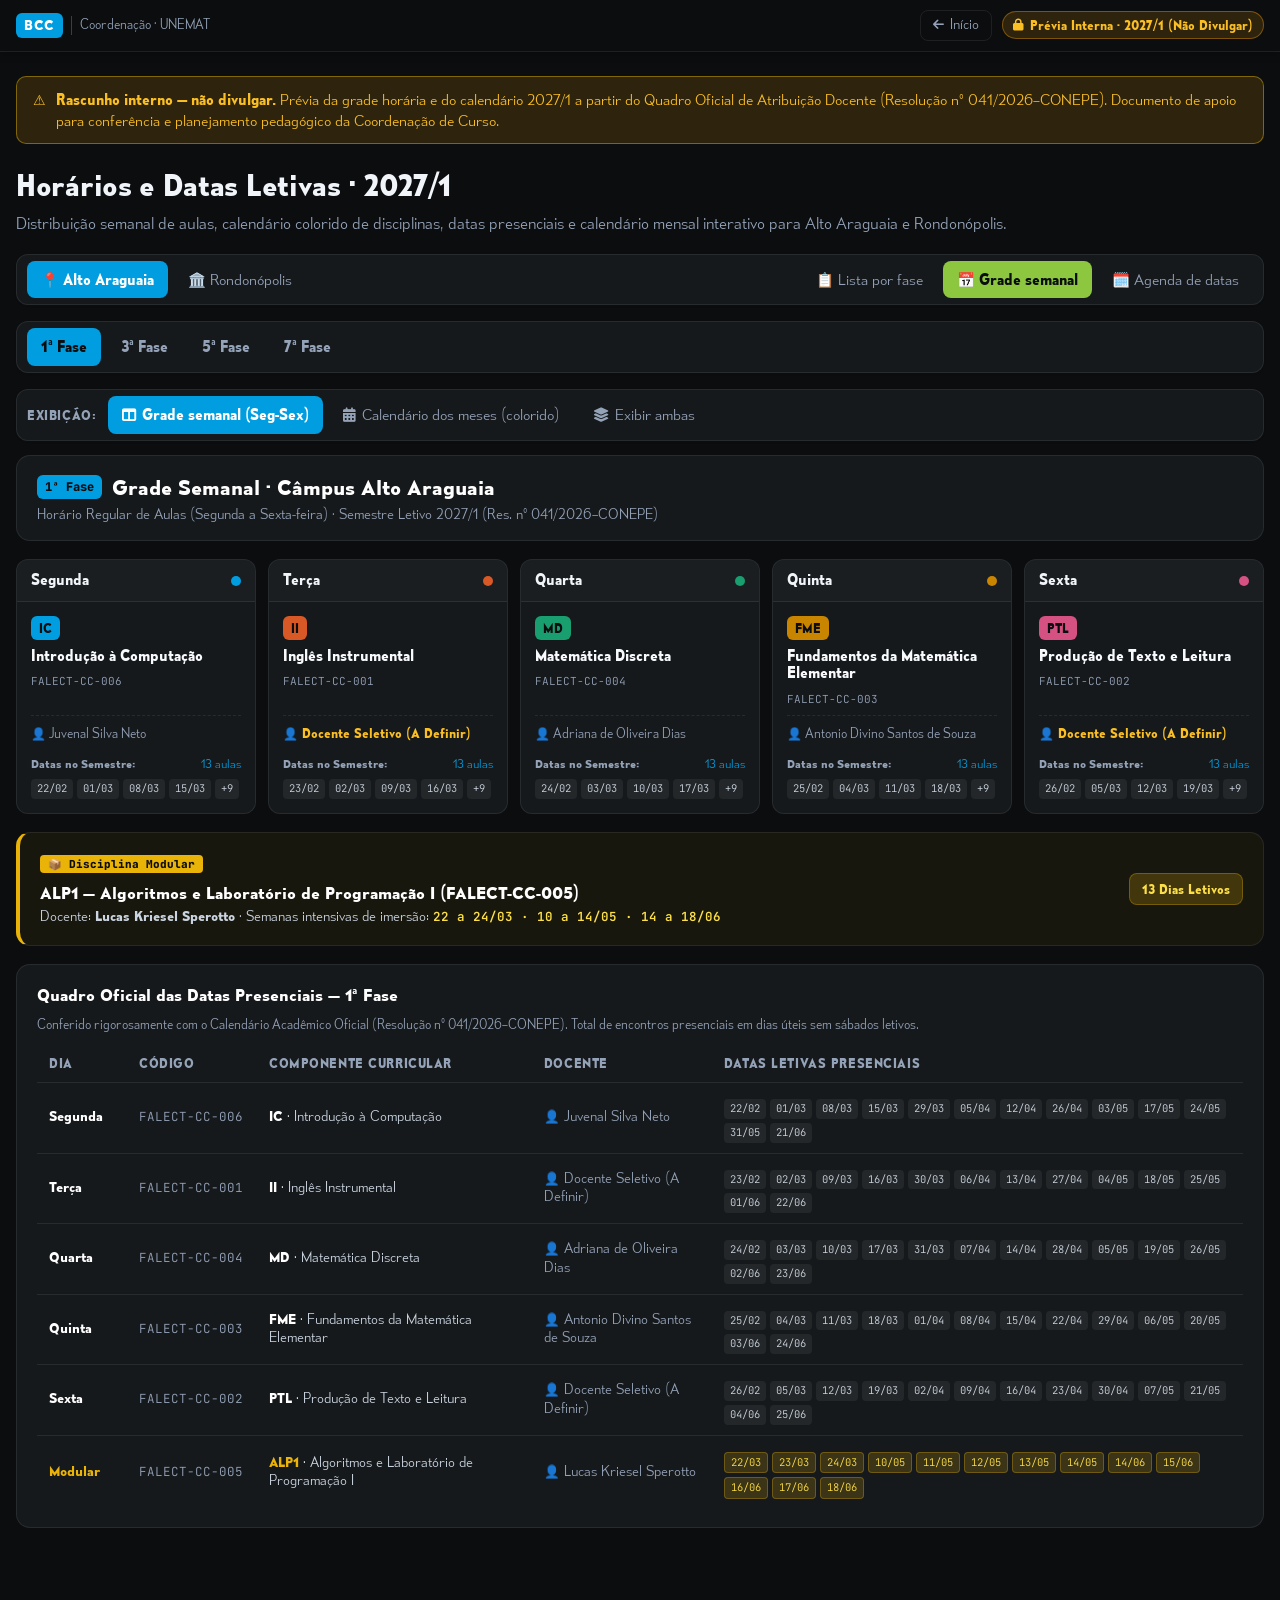
<file: previa/horarios-2027-1.html>
<!DOCTYPE html>
<html lang="pt-BR">
<head>
<meta charset="utf-8">
<meta name="viewport" content="width=device-width, initial-scale=1, viewport-fit=cover">
<title>Prévia · Horários e Datas 2027/1 · BCC UNEMAT</title>
<link rel="preconnect" href="https://fonts.googleapis.com">
<link rel="preconnect" href="https://fonts.gstatic.com" crossorigin>
<link rel="stylesheet" href="https://fonts.googleapis.com/css2?family=JetBrains+Mono:wght@400;500;600;700&display=swap">
<link rel="stylesheet" href="https://cdnjs.cloudflare.com/ajax/libs/font-awesome/6.4.0/css/all.min.css">
<style>
/* Mesmo tema escuro do site principal (computacaounemat.github.io/index.html):
   brand-500 #009EE0 (ciano oficial BCC), verde #8DC63F, dark-900/800, fonte Mesmerize. */
@font-face {
  font-family: 'Mesmerize';
  src: url('../assets/fonts/mesmerize/mesmerize-light.ttf') format('truetype');
  font-weight: 300;
  font-display: swap;
}
@font-face {
  font-family: 'Mesmerize';
  src: url('../assets/fonts/mesmerize/mesmerize-bold.ttf') format('truetype');
  font-weight: 700;
  font-display: swap;
}
:root {
  --canvas: #0b0d0f;
  --panel: #16191c;
  --panel-2: rgba(22, 25, 28, 0.7);
  --border: rgba(255, 255, 255, 0.08);
  --border-strong: rgba(255, 255, 255, 0.16);
  --text: #f1f5f9;
  --text-2: #cbd5e1;
  --muted: #94a3b8;
  --brand: #009ee0;
  --brand-hover: #33b5e8;
  --brand-soft: rgba(0, 158, 224, 0.15);
  --green: #8dc63f;
  --green-dark: #8dc63f;
  --green-soft: rgba(141, 198, 63, 0.18);
  --yellow-soft: rgba(245, 158, 11, 0.15);
  --yellow-text: #fbbf24;
  --red: #f87171;
  --red-dark: #ef4444;
  --listra: repeating-linear-gradient(135deg, #1e232a 0 6px, #0e1013 6px 12px);

  --fonte: 'Mesmerize', system-ui, -apple-system, "Segoe UI", sans-serif;
  --mono: 'JetBrains Mono', ui-monospace, "SF Mono", Menlo, Consolas, monospace;
  --radius-lg: 14px;
}
* { box-sizing: border-box; }
body { margin: 0; font-family: var(--fonte); font-weight: 300; font-size: 15px; line-height: 1.5; color: var(--text); background: var(--canvas); -webkit-font-smoothing: antialiased; }
a { color: var(--brand); text-decoration: none; }
button { cursor: pointer; font: inherit; color: inherit; }
.mono { font-family: var(--mono); }
::-webkit-scrollbar { width: 6px; height: 6px; }
::-webkit-scrollbar-track { background: #0b0d0f; }
::-webkit-scrollbar-thumb { background: #2a2e33; border-radius: 3px; }

/* Top bar global */
.ialx-global-bar { background: var(--canvas); border-bottom: 1px solid var(--border); color: var(--text); position: sticky; top: 0; z-index: 9999; box-shadow: 0 2px 8px rgba(0,0,0,.25); }
.ialx-bar-inner { max-width: 1400px; margin: 0 auto; display: flex; align-items: center; justify-content: space-between; padding: 10px 16px; gap: 12px; flex-wrap: wrap; }
.ialx-brand { display: flex; align-items: center; gap: 8px; color: #fff; font-weight: 700; font-size: 1.05rem; }
.ialx-brand .ialx-logo-badge { background: var(--brand); color: #fff; padding: 3px 8px; border-radius: 6px; font-size: .82rem; font-weight: 800; letter-spacing: .5px; }
.ialx-brand .ialx-brand-sub { font-size: .78rem; color: var(--muted); font-weight: 500; border-left: 1px solid rgba(255,255,255,.2); padding-left: 8px; }
.ialx-role-badge { display: inline-flex; align-items: center; gap: 6px; background: var(--yellow-soft); color: var(--yellow-text); border: 1px solid rgba(245,158,11,.4); padding: 4px 10px; border-radius: 999px; font-size: .75rem; font-weight: 600; }
.btn-voltar { font-size: 12.5px; color: var(--muted); display: inline-flex; align-items: center; gap: 6px; padding: 5px 12px; border-radius: 8px; border: 1px solid var(--border); transition: all .15s ease; }
.btn-voltar:hover { color: #fff; border-color: var(--brand); background: var(--brand-soft); }

.shell { max-width: 1280px; margin: 0 auto; padding: 24px 16px 80px; }
.page-head { margin-bottom: 20px; }
.page-head h1 { margin: 0 0 6px; font-size: 1.75rem; font-weight: 750; letter-spacing: -.3px; }
.page-head .meta { margin: 0; font-size: .92rem; color: var(--muted); }

.aviso { padding: 12px 16px; border-radius: 10px; font-size: 14px; display: flex; gap: 10px; align-items: flex-start; margin-bottom: 20px; }
.aviso.info { background: var(--yellow-soft); color: var(--yellow-text); border: 1px solid rgba(255,206,0,.4); }

/* Abas de navegação */
.aloc-tabs { background: var(--panel); border: 1px solid var(--border); border-radius: 12px; padding: 6px 10px; margin-bottom: 16px; box-shadow: 0 1px 3px rgba(0,0,0,.03); }
.aloc-tabs-inner { display: flex; justify-content: space-between; align-items: center; gap: 12px; flex-wrap: wrap; }
.tabs-group { display: flex; align-items: center; gap: 6px; flex-wrap: wrap; }
.tab-item { display: inline-flex; align-items: center; gap: 6px; padding: 8px 14px; border: none; background: none; border-radius: 8px; font-size: .9rem; font-weight: 500; color: var(--muted); white-space: nowrap; transition: all .15s ease; }
.tab-item:hover { color: var(--brand); background: var(--brand-soft); }
.tab-item.ativo { color: #fff; background: var(--brand); font-weight: 600; }
.tab-item.verde.ativo { background: var(--green-dark); color: #0b0d0f; font-weight: 700; }
.tab-item.fase-ativo { font-weight: 700; }
.mes-aba { min-height: 36px; padding: 0 14px; border-radius: 20px; border: 1px solid var(--border-strong); background: var(--panel); font-size: 13px; color: var(--text-2); transition: all .15s ease; }
.mes-aba:hover { border-color: var(--brand); color: #fff; }
.mes-aba.ativo { background: var(--green-dark); border-color: var(--green-dark); color: #0b0d0f; font-weight: 700; }

.caixa { background: var(--panel); border: 1px solid var(--border); border-radius: var(--radius-lg); box-shadow: 0 1px 3px rgba(0,0,0,.04); }
h2 { margin: 0; font-size: 1.15rem; font-weight: 700; }

/* ---- View 1: Lista por fase ---- */
.duas-colunas { display: grid; grid-template-columns: minmax(0,1fr) 330px; gap: 24px; align-items: start; }
.bloco { display: grid; grid-template-columns: 130px minmax(0,1fr); border-top: 2px solid var(--border); }
.bloco:first-child { border-top: none; }
.bloco-cabecalho { display: flex; flex-direction: column; align-items: stretch; justify-content: space-between; }
.bloco-rotulo { padding: 14px; display: flex; flex-direction: column; gap: 4px; color: #fff; border: none; width: 100%; text-align: left; cursor: pointer; font: inherit; }
.bloco-rotulo:hover { filter: brightness(1.08); }
.bloco-rotulo b { font-size: 15px; }
.bloco-rotulo small { font-size: 11px; opacity: .85; }
.bloco-rotulo .ir { font-size: 10px; opacity: .85; margin-top: 2px; }
.linha { display: grid; grid-template-columns: 90px 140px minmax(0,1fr) 190px; align-items: center; min-height: 52px; border-top: 1px solid var(--border); background: var(--panel); }
.linha:first-child { border-top: none; }
.linha:hover { background: rgba(255,255,255,0.04); }
.linha > span { padding: 8px 12px; }
.linha .dsem { font-weight: 600; font-size: 14px; color: #fff; }
.linha .cod { font-family: var(--mono); font-size: 12px; color: var(--muted); }
.linha .nome { color: var(--text-2); }
.linha .nome b { color: #fff; }
.linha .prof { font-size: 12.5px; color: var(--muted); }
.linha .prof.pend { color: var(--yellow-text); font-weight: 700; }
.pausa { margin: 0; padding: 10px 48px; display: flex; gap: 10px; flex-wrap: wrap; font-size: 13px; background: var(--listra); color: #334155; border-top: 1px dashed var(--border-strong); }
.pausa.modular { background: var(--yellow-soft); color: var(--yellow-text); }
.extras-wrap { margin: 0; padding: 12px 48px 14px; background: rgba(99,102,241,.10); border-top: 1px dashed var(--border-strong); }
.extras-wrap b { display: block; font-size: 11px; text-transform: uppercase; letter-spacing: .05em; color: #a5b4fc; margin-bottom: 8px; }
.extras-grid { display: grid; grid-template-columns: repeat(2, minmax(0,1fr)); gap: 8px; }
.extra-item { background: var(--panel); border: 1px solid var(--border); border-radius: 8px; padding: 6px 10px; display: flex; justify-content: space-between; gap: 8px; font-size: 12px; }
.extra-item .cod { color: #a5b4fc; font-weight: 700; }

.lateral { padding: 20px; display: flex; flex-direction: column; gap: 14px; position: sticky; top: 70px; }
.meses { display: grid; grid-template-columns: repeat(2, minmax(0,1fr)); gap: 16px 14px; }
.mini { display: flex; flex-direction: column; gap: 4px; }
.mini > span { font-size: 12px; font-weight: 700; color: var(--brand); text-transform: uppercase; letter-spacing: .05em; }
.mini-grade { display: grid; grid-template-columns: repeat(5, minmax(0,1fr)); gap: 2px; }
.mini-grade span, .mini-grade button { height: 22px; font-family: var(--mono); font-size: 10.5px; display: flex; align-items: center; justify-content: center; border-radius: 4px; color: #94a3b8; border: none; background: none; padding: 0; }
.mini-grade button { cursor: pointer; }
.mini-grade button:hover { outline: 2px solid var(--brand); outline-offset: 1px; }
.mini-grade .cab { color: var(--muted); height: 16px; font-family: var(--fonte); }
.mini-grade .aula { background: var(--panel); border: 1.5px solid var(--brand); color: var(--brand); font-weight: 600; }
.mini-grade .mod { background: rgba(234,179,8,.22); color: var(--yellow-text); border: 1.5px solid rgba(234,179,8,.5); }
.mini-grade .off { background: var(--listra); color: #334155; }
.legenda { display: flex; flex-direction: column; gap: 6px; font-size: 12px; color: var(--muted); border-top: 1px solid var(--border); padding-top: 12px; }
.legenda span { display: flex; align-items: center; gap: 8px; }
.legenda i { width: 14px; height: 14px; border-radius: 3px; flex-shrink: 0; display: inline-block; }

/* ---- View 2: Grade Semanal & Calendário Colorido ---- */
.grade-semanal-wrap { display: flex; flex-direction: column; gap: 18px; }
.grade-fase-topo { display: flex; justify-content: space-between; align-items: center; flex-wrap: wrap; gap: 12px; padding: 16px 20px; background: var(--panel); border: 1px solid var(--border); border-radius: 14px; }
.grade-fase-topo h2 { font-size: 1.25rem; font-weight: 800; color: #fff; margin: 0; display: flex; align-items: center; gap: 10px; }
.grade-fase-topo p { margin: 4px 0 0; font-size: 12.5px; color: var(--muted); }
.disc-sigla { font-family: var(--mono); font-size: 12px; font-weight: 800; padding: 3px 8px; border-radius: 6px; }

.grade-semanal-grid { display: grid; grid-template-columns: repeat(5, minmax(0, 1fr)); gap: 12px; }
@media (max-width: 1024px) { .grade-semanal-grid { grid-template-columns: repeat(2, minmax(0, 1fr)); } }
@media (max-width: 640px) { .grade-semanal-grid { grid-template-columns: 1fr; } }

.dia-col { background: var(--panel); border: 1px solid var(--border); border-radius: 12px; overflow: hidden; display: flex; flex-direction: column; transition: border-color .15s ease, transform .15s ease; }
.dia-col:hover { border-color: var(--brand); transform: translateY(-2px); }
.dia-col-head { padding: 10px 14px; font-weight: 700; font-size: 13.5px; border-bottom: 1px solid var(--border); display: flex; justify-content: space-between; align-items: center; background: rgba(255,255,255,0.02); }
.dia-col-body { padding: 14px; display: flex; flex-direction: column; gap: 8px; flex: 1; }
.dia-col-body .sigla { display: inline-block; padding: 3px 8px; border-radius: 6px; font-size: 12px; font-weight: 800; color: #0b0d0f; width: fit-content; }
.dia-col-body .nome { font-weight: 600; font-size: 13.5px; color: #f8fafc; line-height: 1.3; }
.dia-col-body .cod { font-family: var(--mono); font-size: 11px; color: var(--muted); }
.dia-col-body .prof { font-size: 12px; color: #94a3b8; margin-top: auto; padding-top: 8px; border-top: 1px dashed rgba(255,255,255,0.08); }
.dia-col-body .prof.pend { color: var(--yellow-text); font-weight: 700; }
.dates-pills { display: flex; flex-wrap: wrap; gap: 4px; margin-top: 6px; }
.date-pill { font-family: var(--mono); font-size: 10.5px; background: rgba(255,255,255,0.06); padding: 2px 6px; border-radius: 4px; color: #cbd5e1; }
.date-pill.sab { background: rgba(14,165,233,0.22); color: #38bdf8; font-weight: 700; border: 1px solid rgba(14,165,233,0.3); }

.datas-box { background: var(--panel); border: 1px solid var(--border); border-radius: 14px; padding: 18px 20px; }
.datas-box h3 { margin: 0 0 8px 0; font-size: 1rem; font-weight: 700; color: #fff; }
.datas-table { width: 100%; border-collapse: collapse; font-size: 12.5px; }
.datas-table th, .datas-table td { padding: 10px 12px; text-align: left; border-top: 1px solid var(--border); }
.datas-table th { font-weight: 700; color: var(--muted); font-size: 11.5px; text-transform: uppercase; letter-spacing: .05em; border-top: none; }

/* Calendário dos meses colorido por disciplina */
.legenda-cores { display: flex; flex-wrap: wrap; gap: 8px 16px; margin-bottom: 16px; padding: 14px 18px; }
.legenda-cores span { display: flex; align-items: center; gap: 7px; font-size: 12.5px; }
.legenda-cores i { width: 13px; height: 13px; border-radius: 3px; flex-shrink: 0; }
.meses-grandes { display: grid; grid-template-columns: repeat(3, minmax(0,1fr)); gap: 18px; }
.mes-grande { padding: 14px 16px; background: rgba(255,255,255,0.015); border: 1px solid var(--border); border-radius: 12px; }
.mes-grande > b { font-size: 13px; text-transform: uppercase; letter-spacing: .05em; color: var(--text-2); display: block; margin-bottom: 10px; }
.cal-mini-grade { display: grid; grid-template-columns: repeat(5, minmax(0,1fr)); gap: 3px; }
.cal-mini-grade span, .cal-mini-grade button { height: 26px; font-family: var(--mono); font-size: 11px; display: flex; align-items: center; justify-content: center; border-radius: 5px; color: #94a3b8; font-weight: 600; border: none; background: none; padding: 0; }
.cal-mini-grade button { cursor: pointer; }
.cal-mini-grade button:hover { outline: 2px solid var(--brand); outline-offset: 1px; }
.cal-mini-grade .cab { color: var(--muted); height: 16px; font-family: var(--fonte); font-weight: 500; font-size: 10px; }
.cal-mini-grade .off { background: var(--listra); color: var(--muted); }

/* ---- View 3: Calendário Interativo do Semestre & Agenda ---- */
.cal-layout { display: grid; grid-template-columns: minmax(0,1fr) 340px; gap: 20px; align-items: start; }
.cal-grade { display: grid; grid-template-columns: repeat(5, minmax(0,1fr)); gap: 8px; }
.cal-cab { font-size: 12px; font-weight: 700; color: var(--muted); text-transform: uppercase; letter-spacing: .05em; padding: 0 4px; }
.dia { min-height: 92px; padding: 9px 10px; border-radius: 10px; border: 1px solid var(--border); background: var(--panel); display: flex; flex-direction: column; gap: 5px; text-align: left; cursor: pointer; transition: all .15s ease; }
.dia:hover { border-color: var(--brand); transform: translateY(-1px); }
.dia .num { font-family: var(--mono); font-size: 14px; font-weight: 700; }
.dia .info { font-size: 10.5px; color: var(--muted); line-height: 1.25; }
.dia .pontos { display: flex; gap: 4px; margin-top: auto; }
.dia .pontos i { width: 8px; height: 8px; border-radius: 50%; display: inline-block; }
.dia.mod { background: rgba(234,179,8,.14); border-color: rgba(234,179,8,.45); }
.dia.mod .info { color: var(--yellow-text); }
.dia.off { background: var(--listra); border-color: var(--border); }
.dia.fora { background: transparent; border-style: dashed; color: #94a3b8; cursor: default; }
.dia.sel { box-shadow: 0 0 0 3px var(--brand); border-color: var(--brand); }
.painel-dia { position: sticky; top: 70px; overflow: hidden; }
.painel-dia .topo { padding: 18px 20px 12px; border-bottom: 1px solid var(--border); }
.painel-dia .topo small { color: var(--muted); font-size: 13px; text-transform: capitalize; }
.painel-dia .topo h2 { font-size: 19px; margin-top: 2px; }
.aula-item { display: grid; grid-template-columns: auto minmax(0,1fr); gap: 12px; align-items: center; padding: 12px 20px; border-top: 1px solid var(--border); border-left: none; border-right: none; border-bottom: none; width: 100%; text-align: left; background: none; cursor: pointer; font: inherit; color: inherit; transition: background .15s ease; }
.aula-item:hover { background: rgba(255,255,255,0.04); }
.aula-item .fase { padding: 3px 8px; border-radius: 6px; font-size: 11px; font-weight: 700; color: #fff; white-space: nowrap; }
.aula-item .nome { font-weight: 600; font-size: 13.5px; }
.aula-item .disc { font-size: 12.5px; color: var(--text-2); }
.aula-item .quem { font-size: 11.5px; color: var(--muted); }
.painel-dia .vazio { padding: 16px 20px; color: var(--muted); font-size: 13.5px; }

/* Agenda timeline */
.agenda-timeline { display: flex; flex-direction: column; gap: 10px; margin-top: 16px; }
.agenda-card { background: var(--panel); border: 1px solid var(--border); border-radius: 12px; padding: 14px 18px; display: grid; grid-template-columns: 88px 1fr; gap: 16px; align-items: center; transition: all .15s ease; }
.agenda-card:hover { border-color: var(--brand); background: rgba(255,255,255,0.03); }
.agenda-card.feriado { border-left: 4px solid #ef4444; background: rgba(239,68,68,0.05); }
.agenda-card.sabado { border-left: 4px solid var(--brand); background: rgba(0,158,224,0.04); }
.agenda-card.modular { border-left: 4px solid #eab308; background: rgba(234,179,8,0.05); }
.agenda-card-date { text-align: center; border-right: 1px solid var(--border); padding-right: 14px; }
.agenda-card-date .num { font-family: var(--mono); font-size: 22px; font-weight: 800; color: #fff; line-height: 1; }
.agenda-card-date .dia-semana { font-size: 11px; text-transform: uppercase; font-weight: 700; color: var(--brand); margin-top: 4px; }
.agenda-card-aulas { display: flex; flex-wrap: wrap; gap: 8px; align-items: center; }
.agenda-aula-pill { display: inline-flex; align-items: center; gap: 8px; padding: 6px 12px; border-radius: 8px; background: rgba(255,255,255,0.04); border: 1px solid var(--border); font-size: 12px; }
.agenda-aula-pill .fase-tag { font-weight: 800; font-size: 11px; padding: 2px 7px; border-radius: 4px; color: #fff; }
.agenda-aula-pill .disc-txt { color: #f1f5f9; font-weight: 600; }
.agenda-aula-pill .prof-txt { color: #94a3b8; font-size: 11.5px; }

@media (max-width: 1100px) {
  .duas-colunas, .cal-layout { grid-template-columns: minmax(0,1fr); }
  .lateral, .painel-dia { position: static; }
  .bloco { grid-template-columns: minmax(0,1fr); }
  .bloco-cabecalho { flex-direction: row; align-items: center; flex-wrap: wrap; }
  .bloco-rotulo { flex-direction: row; align-items: baseline; gap: 10px; width: auto; }
  .linha { grid-template-columns: minmax(0,1fr); padding: 6px 12px; }
  .pausa, .extras-wrap { padding-left: 14px; padding-right: 14px; }
  .meses-grandes { grid-template-columns: repeat(2, minmax(0,1fr)); }
}
</style>
</head>
<body>

<header class="ialx-global-bar">
  <div class="ialx-bar-inner">
    <a href="../" class="ialx-brand" title="Voltar ao Portal do BCC">
      <span class="ialx-logo-badge">BCC</span>
      <span class="ialx-brand-sub">Coordenação · UNEMAT</span>
    </a>
    <div style="display:flex; align-items:center; gap:10px">
      <a href="../" class="btn-voltar"><i class="fa-solid fa-arrow-left"></i> Início</a>
      <span class="ialx-role-badge"><i class="fa-solid fa-lock"></i> Prévia Interna · 2027/1 (Não Divulgar)</span>
    </div>
  </div>
</header>

<div class="shell">
  <div class="aviso info">
    <span>⚠️</span>
    <span><b>Rascunho interno — não divulgar.</b> Prévia da grade horária e do calendário 2027/1 a partir do Quadro Oficial de Atribuição Docente (Resolução nº 041/2026–CONEPE). Documento de apoio para conferência e planejamento pedagógico da Coordenação de Curso.</span>
  </div>

  <div class="page-head">
    <h1>Horários e Datas Letivas · 2027/1</h1>
    <p class="meta">Distribuição semanal de aulas, calendário colorido de disciplinas, datas presenciais e calendário mensal interativo para Alto Araguaia e Rondonópolis.</p>
  </div>

  <nav class="aloc-tabs" aria-label="Câmpus e Visões">
    <div class="aloc-tabs-inner">
      <div class="tabs-group" id="tabsCampus"></div>
      <div class="tabs-group" id="tabsView"></div>
    </div>
  </nav>

  <nav class="aloc-tabs" id="subNavWrap" aria-label="Sub-navegação de Fases" style="display:none">
    <div class="aloc-tabs-inner">
      <div class="tabs-group" id="subNav"></div>
    </div>
  </nav>

  <div id="conteudo"></div>
</div>

<script>
const WEEK = {
  segunda: ["22/02","01/03","08/03","15/03","29/03","05/04","12/04","26/04","03/05","17/05","24/05","31/05","21/06"],
  terca:   ["23/02","02/03","09/03","16/03","30/03","06/04","13/04","27/04","04/05","18/05","25/05","01/06","22/06"],
  quarta:  ["24/02","03/03","10/03","17/03","31/03","07/04","14/04","28/04","05/05","19/05","26/05","02/06","23/06"],
  quinta:  ["25/02","04/03","11/03","18/03","01/04","08/04","15/04","22/04","29/04","06/05","20/05","03/06","24/06"],
  sexta:   ["26/02","05/03","12/03","19/03","02/04","09/04","16/04","23/04","30/04","07/05","21/05","04/06","25/06"]
};
const MOD13 = ["22/03","23/03","24/03","10/05","11/05","12/05","13/05","14/05","14/06","15/06","16/06","17/06","18/06"];
const LBD14 = MOD13.concat(["29/06"]);
const LRC15 = MOD13.concat(["28/06","29/06"]);
const LPOO15 = ["26/02","05/03","12/03","19/03","02/04","09/04","16/04","23/04","30/04","07/05","21/05","04/06","25/06","28/06","30/06"];
const DSDM15 = ["26/02","05/03","12/03","19/03","02/04","09/04","16/04","23/04","30/04","07/05","14/05","21/05","04/06","18/06","25/06"];

const FERIADOS_MAP_2027_1 = {
  "2027-03-25": "Quinta-feira Santa (Não letivo)",
  "2027-03-26": "Sexta-feira da Paixão (Feriado Nacional)",
  "2027-03-27": "Sábado de Aleluia (Não letivo)",
  "2027-04-19": "Recesso Ponte Tiradentes (Não letivo)",
  "2027-04-20": "Recesso Ponte Tiradentes (Não letivo)",
  "2027-04-21": "Tiradentes (Feriado Nacional)",
  "2027-05-01": "Dia do Trabalhador (Feriado Nacional)",
  "2027-05-27": "Corpus Christi (Feriado Municipal/Ponto Facultativo)",
  "2027-05-28": "Recesso Corpus Christi (Não letivo)",
  "2027-06-07": "Semana da SECOMP 2027 / Avaliações",
  "2027-06-08": "Semana da SECOMP 2027 / Avaliações",
  "2027-06-09": "Semana da SECOMP 2027 / Avaliações",
  "2027-06-10": "Semana da SECOMP 2027 / Avaliações",
  "2027-06-11": "Semana da SECOMP 2027 / Avaliações"
};
const HOLIDAYS_DDMM = ["25/03","26/03","19/04","20/04","21/04","27/05","28/05","07/06","08/06","09/06","10/06","11/06"];
const MODWEEK_DDMM = MOD13;

const CORES_DIA = ['#009EE0', '#d95926', '#199e70', '#c98500', '#d55181', '#6b9c1f'];
const CORES_FASE = ['#009EE0', '#d95926', '#199e70', '#6b5bc4'];
const TXT_FASE = ['#0b0d0f', '#0b0d0f', '#0b0d0f', '#ffffff'];
function corTextoFase(i) { return TXT_FASE[i % TXT_FASE.length]; }
const DIA_NOMES = ["Segunda","Terça","Quarta","Quinta","Sexta"];

function profTxt(p) { return /SELETIVO|LETRAS/i.test(p) ? "Docente Seletivo (A Definir)" : p; }
function cell(d, c, cod, n, p, dates) {
  const pending = /SELETIVO|LETRAS/i.test(p);
  return { d, c, cod, n, p: pending ? "Docente Seletivo (A Definir)" : p, pend: pending, dates: dates || [] };
}

const DADOS = {
  AIA: {
    nome: "Alto Araguaia",
    fases: [
      { label: "1ª Fase", cells: [
          cell("Segunda","IC","FALECT-CC-006","Introdução à Computação","Juvenal Silva Neto", WEEK.segunda),
          cell("Terça","II","FALECT-CC-001","Inglês Instrumental","LETRAS", WEEK.terca),
          cell("Quarta","MD","FALECT-CC-004","Matemática Discreta","Adriana de Oliveira Dias", WEEK.quarta),
          cell("Quinta","FME","FALECT-CC-003","Fundamentos da Matemática Elementar","Antonio Divino Santos de Souza", WEEK.quinta),
          cell("Sexta","PTL","FALECT-CC-002","Produção de Texto e Leitura","LETRAS", WEEK.sexta)
        ], modular: { c:"ALP1", cod:"FALECT-CC-005", n:"Algoritmos e Laboratório de Programação I", p:"Lucas Kriesel Sperotto", d:"22 a 24/03 · 10 a 14/05 · 14 a 18/06", dates: MOD13 }, extras: null },
      { label: "3ª Fase", cells: [
          cell("Segunda","IRC","FALECT-CC-018","Introdução a Redes de Computadores","Wesley Barbosa Thereza", WEEK.segunda),
          cell("Terça","AL","FALECT-CC-013","Álgebra Linear","Adriana de Oliveira Dias", WEEK.terca),
          cell("Quarta","TG","FALECT-CC-015","Teoria dos Grafos","Antonio Divino Santos de Souza", WEEK.quarta),
          cell("Quinta","ED1","FALECT-CC-016","Estrutura de Dados I","Lucas Kriesel Sperotto", WEEK.quinta),
          cell("Sexta","CA2","FALECT-CC-014","Cálculo II","Antonio Divino Santos de Souza", WEEK.sexta)
        ], modular: { c:"FE", cod:"FALECT-CC-017", n:"Fundamentos da Eletrônica", p:"Fernando Yoiti Obana", d:"22 a 24/03 · 10 a 14/05 · 14 a 18/06", dates: MOD13 }, extras: null },
      { label: "5ª Fase", cells: [
          cell("Segunda","PE","FALECT-CC-025","Probabilidade e Estatística","Adriana de Oliveira Dias", WEEK.segunda),
          cell("Terça","GTI","FALECT-CC-026","Governança em Tecnologia da Informação","Juvenal Silva Neto", WEEK.terca),
          cell("Quarta","SD","FALECT-CC-029","Sistemas Digitais","Fernando Yoiti Obana", WEEK.quarta),
          cell("Quinta","LFA","FALECT-CC-028","Linguagens Formais e Autômatos","Elton Ricelli Ferreira de Rezende", WEEK.quinta),
          cell("Sexta","LPOO","FALECT-CC-027","Lab. de Programação Orientada a Objetos","Lucas Kriesel Sperotto", LPOO15)
        ], modular: { c:"LBD", cod:"FALECT-CC-030", n:"Laboratório de Banco de Dados", p:"Ubirajara Martin Coelho", d:"22 a 24/03 · 10 a 14/05 · 14 a 18/06 · +29/06", dates: LBD14 }, extras: null },
      { label: "7ª Fase", cells: [
          cell("Segunda","CO","FALECT-CC-037","Compiladores","Elton Ricelli Ferreira de Rezende", WEEK.segunda),
          cell("Terça","CG","FALECT-CC-038","Computação Gráfica","Wesley Barbosa Thereza", WEEK.terca),
          cell("Quarta","IHC","FALECT-CC-039","Interação Homem-Computador","Juvenal Silva Neto", WEEK.quarta),
          cell("Quinta","QTS","FALECT-CC-041","Qualidade e Teste de Software","Ubirajara Martin Coelho", WEEK.quinta),
          cell("Sexta","DSDM","FALECT-CC-040","Dev. de Software p/ Disp. Móveis","Elton Ricelli Ferreira de Rezende", DSDM15)
        ], modular: null, extras: [
          { cod:"FALECT-CC-043", c:"TCC I", n:"Trabalho de Conclusão de Curso I", p:"Wesley Barbosa Thereza" },
          { cod:"FALECT-CC-048", c:"TCC II", n:"Trabalho de Conclusão de Curso II", p:"Fernando Yoiti Obana" },
          { cod:"FALECT-CC-036", c:"ESS II", n:"Estágio Supervisionado II", p:"Ubirajara Martin Coelho" },
          { cod:"FALECT-CC-042", c:"ESS I", n:"Estágio Supervisionado I", p:"Chrystian Jheimes dos Santos" }
        ] }
    ]
  },
  ROO: {
    nome: "Rondonópolis",
    fases: [
      { label: "2ª Fase", cells: [
          cell("Segunda","AOC","FALECT-CC-012","Arquitetura e Organização de Computadores","Pierre Inácio de Freitas", WEEK.segunda),
          cell("Terça","PIPDD","FALECT-CC-008","Prop. Intelectual, Prot. de Dados e Direitos","Éverton Neves dos Santos", WEEK.terca),
          cell("Quarta","CA1","FALECT-CC-009","Cálculo I","Jemy Alex Mandujano Valle", WEEK.quarta),
          cell("Quinta","TMP","FALECT-CC-007","Teoria e Métodos de Pesquisa","Breno Felix de Sousa", WEEK.quinta),
          cell("Sexta","GA","FALECT-CC-010","Geometria Analítica","Jemy Alex Mandujano Valle", WEEK.sexta)
        ], modular: { c:"ALP2", cod:"FALECT-CC-011", n:"Algoritmos e Laboratório de Programação II", p:"SELETIVO", d:"22 a 24/03 · 10 a 14/05 · 14 a 18/06", dates: MOD13 }, extras: null },
      { label: "4ª Fase", cells: [
          cell("Segunda","F1","FALECT-CC-020","Física I","Éverton Neves dos Santos", WEEK.segunda),
          cell("Terça","ED2","FALECT-CC-022","Estrutura de Dados II","SELETIVO", WEEK.terca),
          cell("Quarta","IBD","FALECT-CC-023","Introdução a Banco de Dados","Breno Felix de Sousa", WEEK.quarta),
          cell("Quinta","CN","FALECT-CC-019","Cálculo Numérico","Jemy Alex Mandujano Valle", WEEK.quinta),
          cell("Sexta","ES1","FALECT-CC-021","Engenharia de Software I","Humberto Roque Kuhn", WEEK.sexta)
        ], modular: { c:"LRC", cod:"FALECT-CC-024", n:"Laboratório de Redes de Computadores", p:"Pierre Inácio de Freitas", d:"22 a 24/03 · 10 a 14/05 · 14 a 18/06 · +28/06 e 29/06", dates: LRC15 }, extras: null },
      { label: "6ª Fase", cells: [
          cell("Segunda","DSW","FALECT-CC-031","Desenvolvimento de Sistemas Web","Adriano Perceguini dos Santos", WEEK.segunda),
          cell("Terça","SO","FALECT-CC-033","Sistemas Operacionais","Pierre Inácio de Freitas", WEEK.terca),
          cell("Quarta","SE","FALECT-CC-034","Sistemas Embarcados","Max Robert Marinho", WEEK.quarta),
          cell("Quinta","PAD","FALECT-CC-035","Processamento de Alto Desempenho","Humberto Roque Kuhn", WEEK.quinta),
          cell("Sexta","SM","FALECT-CC-032","Sistemas Multimídia","Breno Felix de Sousa", WEEK.sexta)
        ], modular: null, extras: null },
      { label: "8ª Fase", cells: [
          cell("Segunda","PI","FALECT-CC-046","Processamento de Imagem","Chrystian Jheimes dos Santos", WEEK.segunda),
          cell("Terça","IA","FALECT-CC-044","Inteligência Artificial","Adriano Perceguini dos Santos", WEEK.terca),
          cell("Quarta","SD","FALECT-CC-045","Sistemas Distribuídos","Humberto Roque Kuhn", WEEK.quarta),
          cell("Quinta","CF","ROO50DELE06","Computação Forense (eletiva)","SELETIVO", WEEK.quinta),
          cell("Sexta","RVA","FALECT-CC-047","Realidade Virtual e Aumentada","Adriano Perceguini dos Santos", WEEK.sexta)
        ], modular: null, extras: [
          { cod:"FALECT-CC-043", c:"TCC I", n:"Trabalho de Conclusão de Curso I", p:"Éverton Neves dos Santos" },
          { cod:"FALECT-CC-048", c:"TCC II", n:"Trabalho de Conclusão de Curso II", p:"Chrystian Jheimes dos Santos" },
          { cod:"FALECT-CC-036", c:"ESS I", n:"Estágio Supervisionado I", p:"Chrystian Jheimes dos Santos" },
          { cod:"FALECT-CC-042", c:"ESS II", n:"Estágio Supervisionado II", p:"Ubirajara Martin Coelho" }
        ] }
    ]
  }
};

const YEAR = 2027;
function iso(ddmm) {
  const [d, m] = ddmm.split("/").map(Number);
  return `${YEAR}-${String(m).padStart(2,"0")}-${String(d).padStart(2,"0")}`;
}
const HOLIDAY_SET = new Set(HOLIDAYS_DDMM.map(iso));
const MODWEEK_SET = new Set(MODWEEK_DDMM.map(iso));
const MONTH_NAMES = ["Janeiro","Fevereiro","Março","Abril","Maio","Junho","Julho"];
const MONTH_IDXS = [1,2,3,4,5,6]; // Fev..Jul (0-indexado)

function corPorFase(faseIdx) { return CORES_FASE[faseIdx % CORES_FASE.length]; }
function corPorSlot(slot) { return CORES_DIA[slot % CORES_DIA.length]; }

function diasUteisDoMes(y, mi) {
  const n = new Date(y, mi+1, 0).getDate();
  const out = [];
  for (let d=1; d<=n; d++) { const dow = new Date(y, mi, d).getDay(); if (dow!==0 && dow!==6) out.push(d); }
  return out;
}
function linhasDoMes(y, mi) {
  const n = new Date(y, mi+1, 0).getDate();
  const rows = []; let cur = [null,null,null,null,null]; let lc = -1;
  for (let d=1; d<=n; d++) {
    const dow = new Date(y, mi, d).getDay();
    if (dow===0 || dow===6) continue;
    const col = dow-1;
    if (col <= lc) { rows.push(cur); cur = [null,null,null,null,null]; }
    cur[col] = d; lc = col;
  }
  rows.push(cur);
  return rows;
}
function chaveISO(mi, d) { const mm = mi+1; return `${YEAR}-${String(mm).padStart(2,"0")}-${String(d).padStart(2,"0")}`; }

function esc(s) {
  if (s == null) return '';
  return String(s).replace(/&/g, '&amp;').replace(/</g, '&lt;').replace(/>/g, '&gt;').replace(/"/g, '&quot;');
}

/* Eventos consolidados: cada disciplina com datas */
function eventosDoCampus(campus) {
  const d = DADOS[campus];
  const eventos = [];
  d.fases.forEach((fase, faseIdx) => {
    fase.cells.forEach((c, slot) => {
      eventos.push({ faseIdx, faseLabel: fase.label, slot, cod: c.cod, sigla: c.c, nome: c.n, professor: c.p, dates: c.dates || [], tipo: 'semanal' });
    });
    if (fase.modular) {
      eventos.push({ faseIdx, faseLabel: fase.label, slot: 5, cod: fase.modular.cod, sigla: fase.modular.c, nome: fase.modular.n, professor: profTxt(fase.modular.p), dates: fase.modular.dates || [], tipo: 'modular' });
    }
  });
  return eventos;
}

/* ---------- Estado ---------- */
let ST = {
  campus: 'AIA',
  view: 'fase',
  faseIdx: 0,
  mesIdx: 1, // Fevereiro
  diaSel: null,
  faseSubView: 'grade', // 'grade', 'calendario', 'ambos'
  diaSubView: 'calendario' // 'calendario', 'agenda'
};

/* ---------- View 1: Lista por fase ---------- */
function diaSetComAula(campus) {
  const set = new Set();
  DADOS[campus].fases.forEach(f => {
    f.cells.forEach(c => (c.dates || []).forEach(d => set.add(iso(d))));
    if (f.modular) (f.modular.dates || []).forEach(d => set.add(iso(d)));
  });
  return set;
}
function renderMesesLateral(campus) {
  const aulaSet = diaSetComAula(campus);
  let html = '<div class="meses">';
  MONTH_IDXS.forEach(mi => {
    let grade = '<div class="mini-grade">' + DIA_NOMES.map(h=>h[0]+h[1]).map(h => `<span class="cab">${h}</span>`).join("");
    linhasDoMes(YEAR, mi).forEach(row => {
      row.forEach(d => {
        if (d===null) { grade += '<span></span>'; return; }
        const key = chaveISO(mi, d);
        let cls = '';
        if (HOLIDAY_SET.has(key)) cls = 'off';
        else if (MODWEEK_SET.has(key)) cls = 'mod';
        else if (aulaSet.has(key)) cls = 'aula';
        grade += `<button class="${cls}" title="Ver ${d}/${mi+1} na Agenda" onclick="irParaDia('${campus}', ${mi}, '${key}')">${d}</button>`;
      });
    });
    grade += '</div>';
    html += `<div class="mini"><span>${MONTH_NAMES[mi]}</span>${grade}</div>`;
  });
  html += '</div>';
  return html;
}
function renderListaFases(campus) {
  const d = DADOS[campus];
  let html = '<div class="duas-colunas"><div class="caixa">';
  d.fases.forEach((fase, i) => {
    const cor = corPorFase(i);
    html += `<div class="bloco"><div class="bloco-cabecalho" style="background:${cor};color:${corTextoFase(i)}"><button class="bloco-rotulo" onclick="irParaFase('${campus}', ${i})" title="Ver ${fase.label} na Grade Semanal"><b>${fase.label}</b><small>${d.nome}</small><small class="ir">Ver grade semanal →</small></button></div><div>`;
    fase.cells.forEach(c => {
      html += `<div class="linha">
        <span class="dsem">${c.d}</span>
        <span class="cod">${c.cod}</span>
        <span class="nome"><b>${c.c}</b> — ${c.n}</span>
        <span class="prof ${c.pend?'pend':''}">👤 ${c.p}</span>
      </div>`;
    });
    if (fase.modular) html += `<div class="pausa modular"><b>📦 Modular — ${fase.modular.cod}:</b> ${fase.modular.c} — ${fase.modular.n} · ${profTxt(fase.modular.p)} · <span class="mono">${fase.modular.d}</span></div>`;
    if (fase.extras) {
      html += '<div class="extras-wrap"><b>🎓 TCC &amp; Estágio (contraturno)</b><div class="extras-grid">';
      fase.extras.forEach(e => { html += `<div class="extra-item"><span class="cod">${e.cod} · ${e.c}</span><span>${profTxt(e.p)}</span></div>`; });
      html += '</div></div>';
    }
    html += '</div></div>';
  });
  html += '</div><aside class="caixa lateral"><h2>Calendário do semestre</h2>' + renderMesesLateral(campus) +
    '<div class="legenda"><span><i style="background:var(--panel);border:1.5px solid var(--brand);"></i>Dia com aula (padrão semanal)</span>' +
    '<span><i style="background:#ffe873;border:1.5px solid #f6e05e;"></i>Semana de bloco modular</span>' +
    '<span><i style="background:var(--listra);"></i>Dia não letivo (feriado, recesso ou SECOMP)</span></div></aside></div>';
  return html;
}

/* ---------- View 2: Grade Semanal & Calendário Colorido ---------- */
function renderPorFase(campus) {
  const sub = ST.faseSubView || 'grade';
  let topBar = `<div class="aloc-tabs" style="margin-bottom:14px"><div class="aloc-tabs-inner"><div class="tabs-group">
    <span style="font-size:12px; color:var(--muted); font-weight:700; text-transform:uppercase; letter-spacing:.05em; margin-right:6px">Exibição:</span>
    <button class="tab-item ${sub==='grade'?'ativo':''}" onclick="setFaseSubView('grade')"><i class="fa-solid fa-table-columns"></i> Grade semanal (Seg-Sex)</button>
    <button class="tab-item verde ${sub==='calendario'?'ativo':''}" onclick="setFaseSubView('calendario')"><i class="fa-solid fa-calendar-days"></i> Calendário dos meses (colorido)</button>
    <button class="tab-item ${sub==='ambos'?'ativo':''}" onclick="setFaseSubView('ambos')"><i class="fa-solid fa-layer-group"></i> Exibir ambas</button>
  </div></div></div>`;

  if (sub === 'calendario') {
    return topBar + renderCalendarioFase(campus);
  } else if (sub === 'ambos') {
    return topBar + renderGradeSemanal(campus) + '<div style="margin:24px 0; border-top:1px solid var(--border)"></div>' + renderCalendarioFase(campus);
  } else {
    return topBar + renderGradeSemanal(campus);
  }
}

function renderGradeSemanal(campus) {
  const d = DADOS[campus];
  if (!d || !Array.isArray(d.fases)) return '';
  if (ST.faseIdx >= d.fases.length) ST.faseIdx = 0;
  const fase = d.fases[ST.faseIdx];
  const corFase = corPorFase(ST.faseIdx);
  const txtFase = corTextoFase(ST.faseIdx);

  let html = '<div class="grade-semanal-wrap">';

  // Topo da Fase
  html += `<div class="grade-fase-topo">
    <div>
      <h2><span class="disc-sigla" style="background:${corFase};color:${txtFase}">${esc(fase.label)}</span> Grade Semanal · Câmpus ${esc(d.nome)}</h2>
      <p>Horário Regular de Aulas (Segunda a Sexta-feira) · Semestre Letivo 2027/1 (Res. nº 041/2026–CONEPE)</p>
    </div>
  </div>`;

  // Grade semanal em 5 colunas (Segunda a Sexta)
  html += '<div class="grade-semanal-grid">';
  fase.cells.forEach((c, slot) => {
    const corSlot = corPorSlot(slot);
    const dates = c.dates || [];
    html += `<div class="dia-col">
      <div class="dia-col-head">
        <span>${esc(c.d)}</span>
        <span style="width:10px;height:10px;border-radius:50%;background:${corSlot};display:inline-block"></span>
      </div>
      <div class="dia-col-body">
        <span class="sigla" style="background:${corSlot};color:#0b0d0f">${esc(c.c)}</span>
        <div class="nome">${esc(c.n)}</div>
        <div class="cod">${esc(c.cod)}</div>
        <div class="prof ${c.pend ? 'pend' : ''}">👤 ${esc(c.p)}</div>
        <div style="margin-top:6px; font-size:11px; color:var(--muted)">
          <div style="display:flex; justify-content:space-between; margin-bottom:4px">
            <b>Datas no Semestre:</b>
            <span style="color:var(--brand)">${dates.length} aulas</span>
          </div>
          <div class="dates-pills">
            ${dates.slice(0, 4).map(dt => `<span class="date-pill">${dt}</span>`).join('')}
            ${dates.length > 4 ? `<span class="date-pill">+${dates.length - 4}</span>` : ''}
          </div>
        </div>
      </div>
    </div>`;
  });
  html += '</div>';

  // Bloco Modular
  if (fase.modular) {
    const m = fase.modular;
    html += `<div class="datas-box" style="border-left:4px solid #eab308; background:rgba(234,179,8,0.06)">
      <div style="display:flex; justify-content:space-between; align-items:center; flex-wrap:wrap; gap:12px">
        <div>
          <span class="disc-sigla" style="background:#eab308; color:#0b0d0f; font-size:11px; font-weight:800; padding:2px 8px; border-radius:4px">📦 Disciplina Modular</span>
          <h3 style="margin:8px 0 3px; color:#fff">${esc(m.c)} — ${esc(m.n)} (${esc(m.cod)})</h3>
          <p style="font-size:12.5px; color:#cbd5e1; margin:0">Docente: <b>${esc(profTxt(m.p))}</b> · Semanas intensivas de imersão: <span class="mono" style="color:#fde047; font-weight:600">${esc(m.d)}</span></p>
        </div>
        <span style="font-size:12px; background:rgba(234,179,8,0.2); color:#fde047; font-weight:700; padding:6px 12px; border-radius:8px; border:1px solid rgba(234,179,8,0.3)">${(m.dates||[]).length} Dias Letivos</span>
      </div>
    </div>`;
  }

  // Extras (TCC / Estágio)
  if (fase.extras && fase.extras.length) {
    html += `<div class="datas-box" style="border-left:4px solid #6366f1; background:rgba(99,102,241,0.06)">
      <h3 style="color:#a5b4fc; font-size:13px; text-transform:uppercase; letter-spacing:.05em; margin-bottom:10px">🎓 Estágio Curricular Supervisionado e TCC (Contraturno / Defesas)</h3>
      <div style="display:grid; grid-template-columns:repeat(auto-fit, minmax(220px, 1fr)); gap:10px">
        ${fase.extras.map(e => `<div style="padding:10px 12px; border-radius:8px; background:rgba(255,255,255,0.03); border:1px solid rgba(255,255,255,0.08); font-size:12px">
          <b style="color:#a5b4fc">${esc(e.c)} · ${esc(e.cod)}</b>
          <div style="color:#f1f5f9; margin-top:2px; font-weight:600">${esc(e.n || e.c)}</div>
          <div style="color:var(--muted); font-size:11.5px; margin-top:4px">👤 ${esc(profTxt(e.p))}</div>
        </div>`).join('')}
      </div>
    </div>`;
  }

  // Quadro Detalhado com as datas presenciais
  html += `<div class="datas-box">
    <div style="margin-bottom:12px">
      <h3>Quadro Oficial das Datas Presenciais — ${esc(fase.label)}</h3>
      <p style="font-size:12px; color:var(--muted); margin:0">Conferido rigorosamente com o Calendário Acadêmico Oficial (Resolução nº 041/2026–CONEPE). Total de encontros presenciais em dias úteis sem sábados letivos.</p>
    </div>
    <div style="overflow-x:auto">
      <table class="datas-table">
        <thead>
          <tr>
            <th style="width:90px">Dia</th>
            <th style="width:130px">Código</th>
            <th>Componente Curricular</th>
            <th style="width:180px">Docente</th>
            <th>Datas Letivas Presenciais</th>
          </tr>
        </thead>
        <tbody>`;

  fase.cells.forEach(c => {
    html += `<tr>
      <td style="font-weight:700; color:#fff">${esc(c.d)}</td>
      <td class="mono" style="color:var(--muted)">${esc(c.cod)}</td>
      <td><b style="color:#fff">${esc(c.c)}</b> · <span style="color:#cbd5e1">${esc(c.n)}</span></td>
      <td style="color:#94a3b8">👤 ${esc(c.p)}</td>
      <td>
        <div class="dates-pills">
          ${(c.dates || []).map(dt => `<span class="date-pill">${dt}</span>`).join('')}
        </div>
      </td>
    </tr>`;
  });

  if (fase.modular) {
    const m = fase.modular;
    html += `<tr>
      <td style="font-weight:700; color:#eab308">Modular</td>
      <td class="mono" style="color:var(--muted)">${esc(m.cod)}</td>
      <td><b style="color:#eab308">${esc(m.c)}</b> · <span style="color:#cbd5e1">${esc(m.n)}</span></td>
      <td style="color:#94a3b8">👤 ${esc(profTxt(m.p))}</td>
      <td>
        <div class="dates-pills">
          ${(m.dates || []).map(dt => `<span class="date-pill" style="background:rgba(234,179,8,0.18);color:#fde047;border:1px solid rgba(234,179,8,0.3)">${dt}</span>`).join('')}
        </div>
      </td>
    </tr>`;
  }

  html += `</tbody></table></div></div>`;
  html += '</div>'; // fim .grade-semanal-wrap
  return html;
}

function renderCalendarioFase(campus) {
  const d = DADOS[campus];
  if (!d || !Array.isArray(d.fases)) return '';
  if (ST.faseIdx >= d.fases.length) ST.faseIdx = 0;
  const fase = d.fases[ST.faseIdx];
  const corFase = corPorFase(ST.faseIdx);
  const txtFase = corTextoFase(ST.faseIdx);
  const eventos = eventosDoCampus(campus).filter(e => e.faseIdx === ST.faseIdx);
  const dataCor = {};
  eventos.forEach(e => {
    const cor = e.tipo === 'modular' ? CORES_DIA[5] : corPorSlot(e.slot);
    e.dates.forEach(dd => { dataCor[iso(dd)] = cor; });
  });

  let legenda = '<div class="caixa legenda-cores">';
  fase.cells.forEach((c, slot) => {
    legenda += `<span><i style="background:${corPorSlot(slot)}"></i><b>${esc(c.d)}</b> — ${esc(c.cod)} · ${esc(c.c)} — ${esc(c.n)}</span>`;
  });
  if (fase.modular) {
    legenda += `<span><i style="background:${CORES_DIA[5]}"></i><b>Modular</b> — ${esc(fase.modular.cod)} · ${esc(fase.modular.c)} — ${esc(fase.modular.n)}</span>`;
  }
  legenda += '</div>';

  let grid = '<div class="caixa" style="padding:16px 18px"><div class="meses-grandes">';
  MONTH_IDXS.forEach(mi => {
    let g = '<div class="cal-mini-grade">' + DIA_NOMES.map(x => x.slice(0,3)).map(x => `<span class="cab">${x}</span>`).join('');
    linhasDoMes(YEAR, mi).forEach(row => {
      row.forEach(d0 => {
        if (d0 === null) { g += '<span></span>'; return; }
        const key = chaveISO(mi, d0);
        const clique = `onclick="irParaDia('${campus}', ${mi}, '${key}')" title="Ver ${d0}/${mi+1} em Por dia"`;
        if (HOLIDAY_SET.has(key)) { g += `<button class="off" ${clique}>${d0}</button>`; return; }
        const cor = dataCor[key];
        g += cor ? `<button style="background:${cor};color:#0b0d0f" ${clique}>${d0}</button>` : `<button ${clique}>${d0}</button>`;
      });
    });
    g += '</div>';
    grid += `<div class="mes-grande"><b>${MONTH_NAMES[mi]}</b>${g}</div>`;
  });
  grid += '</div></div>';

  return `<div class="grade-semanal-wrap">
    <div class="grade-fase-topo">
      <div>
        <h2><span class="disc-sigla" style="background:${corFase};color:${txtFase}">${esc(fase.label)}</span> Calendário Mensal Colorido · Câmpus ${esc(d.nome)}</h2>
        <p>Dias do semestre destacados com a cor de cada disciplina da ${esc(fase.label)}. Clique em qualquer dia para abrir a visão do dia correspondente.</p>
      </div>
    </div>
    ${legenda}
    ${grid}
  </div>`;
}

/* ---------- View 3: Calendário Interativo do Semestre & Agenda ---------- */
function renderPorDia(campus) {
  const sub = ST.diaSubView || 'calendario';
  let topBar = `<div class="aloc-tabs" style="margin-bottom:14px"><div class="aloc-tabs-inner"><div class="tabs-group">
    <span style="font-size:12px; color:var(--muted); font-weight:700; text-transform:uppercase; letter-spacing:.05em; margin-right:6px">Exibição:</span>
    <button class="tab-item verde ${sub==='calendario'?'ativo':''}" onclick="setDiaSubView('calendario')"><i class="fa-solid fa-calendar-days"></i> Calendário do mês (interativo)</button>
    <button class="tab-item ${sub==='agenda'?'ativo':''}" onclick="setDiaSubView('agenda')"><i class="fa-solid fa-list-timeline"></i> Linha do tempo (agenda)</button>
  </div></div></div>`;

  if (sub === 'agenda') {
    return topBar + renderAgenda(campus);
  } else {
    return topBar + renderCalendarioDia(campus);
  }
}

function renderCalendarioDia(campus) {
  const eventos = eventosDoCampus(campus);
  const porDia = {};
  eventos.forEach(e => {
    e.dates.forEach(dd => {
      const k = iso(dd);
      (porDia[k] = porDia[k] || []).push(e);
    });
  });

  if (ST.mesIdx === undefined || ST.mesIdx === -1) {
    ST.mesIdx = MONTH_IDXS[0];
  }
  if (!ST.diaSel) {
    const dias = diasUteisDoMes(YEAR, ST.mesIdx);
    ST.diaSel = chaveISO(ST.mesIdx, dias[0] || 1);
  }

  let mesesTabs = '<nav class="aloc-tabs" style="margin-bottom:14px"><div class="aloc-tabs-inner"><div class="tabs-group">' +
    MONTH_IDXS.map(mi => `<button class="mes-aba ${mi === ST.mesIdx ? 'ativo' : ''}" onclick="setMes(${mi})">${MONTH_NAMES[mi]}</button>`).join('') +
    '</div></div></nav>';

  let grade = '<div class="cal-grade">' + DIA_NOMES.map(x => `<span class="cal-cab">${x}</span>`).join('');
  linhasDoMes(YEAR, ST.mesIdx).forEach(row => {
    row.forEach(d => {
      if (d === null) { grade += '<span></span>'; return; }
      const key = chaveISO(ST.mesIdx, d);
      const lista = porDia[key] || [];
      let cls = 'dia';
      if (HOLIDAY_SET.has(key)) cls += ' off';
      else if (lista.length && lista.every(e => e.tipo === 'modular')) cls += ' mod';
      if (key === ST.diaSel) cls += ' sel';
      const info = HOLIDAY_SET.has(key) ? 'Não letivo' : (lista.length ? lista.length + (lista.length > 1 ? ' aulas' : ' aula') : 'Sem aula');
      const pontos = lista.map(e => `<i style="background:${corPorFase(e.faseIdx)}"></i>`).join('');
      grade += `<button class="${cls}" onclick="setDia('${key}')"><span class="num">${d}</span><span class="info">${info}</span><span class="pontos">${pontos}</span></button>`;
    });
  });
  grade += '</div>';

  const dSel = new Date(ST.diaSel + 'T00:00:00');
  const dowIdx = (dSel.getDay() + 6) % 7;
  const nomeDiaSel = DIA_NOMES[dowIdx] || 'Sábado';
  const listaSel = (porDia[ST.diaSel] || []).slice().sort((a,b) => a.faseIdx - b.faseIdx);
  let painel = '<aside class="caixa painel-dia"><div class="topo"><small>' + nomeDiaSel + '</small><h2>' + dSel.getDate() + ' de ' + MONTH_NAMES[dSel.getMonth()].toLowerCase() + '</h2></div>';
  if (HOLIDAY_SET.has(ST.diaSel)) {
    painel += '<div class="painel-dia vazio"><i class="fa-solid fa-calendar-xmark text-red-400 mr-1.5"></i> Dia não letivo (feriado, recesso ou SECOMP).</div>';
  } else if (!listaSel.length) {
    painel += '<div class="painel-dia vazio">Nenhuma aula regular neste dia.</div>';
  } else {
    listaSel.forEach(e => {
      painel += `<button class="aula-item" onclick="irParaFase('${campus}', ${e.faseIdx})" title="Ver ${esc(e.faseLabel)} na grade"><span class="fase" style="background:${corPorFase(e.faseIdx)};color:${corTextoFase(e.faseIdx)}">${esc(e.faseLabel)}</span><span><span class="nome">${esc(e.cod)} · ${esc(e.sigla)}</span><br><span class="disc">${esc(e.nome)}</span><br><span class="quem">👤 ${esc(e.professor)}</span></span></button>`;
    });
  }
  painel += '</aside>';

  return mesesTabs + '<div class="cal-layout">' + grade + painel + '</div>';
}

function renderAgenda(campus) {
  const eventos = eventosDoCampus(campus);
  const mapaDatas = {};

  // Mapeia todas as aulas
  eventos.forEach(ev => {
    ev.dates.forEach(ddmm => {
      const isod = iso(ddmm);
      if (!mapaDatas[isod]) {
        const [dia, mes] = ddmm.split("/").map(Number);
        const dtObj = new Date(YEAR, mes - 1, dia);
        const dowIdx = (dtObj.getDay() + 6) % 7; // Seg=0 ... Dom=6
        mapaDatas[isod] = {
          iso: isod,
          ddmm,
          dia,
          mesIdx: mes - 1,
          mesNome: MONTH_NAMES[mes - 1] || '',
          dowNome: DIA_NOMES[dowIdx] || 'Sábado',
          dowIdx,
          aulas: []
        };
      }
      mapaDatas[isod].aulas.push(ev);
    });
  });

  // Mapeia feriados institucionais de 2027/1
  Object.entries(FERIADOS_MAP_2027_1).forEach(([isod, nomeFeriado]) => {
    if (!mapaDatas[isod]) {
      const [y, m, dia] = isod.split("-").map(Number);
      const dtObj = new Date(y, m - 1, dia);
      const dowIdx = (dtObj.getDay() + 6) % 7;
      const ddmm = `${String(dia).padStart(2,"0")}/${String(m).padStart(2,"0")}`;
      mapaDatas[isod] = {
        iso: isod,
        ddmm,
        dia,
        mesIdx: m - 1,
        mesNome: MONTH_NAMES[m - 1] || '',
        dowNome: DIA_NOMES[dowIdx] || (dowIdx===5?'Sábado':'Domingo'),
        dowIdx,
        isFeriado: true,
        nomeFeriado,
        aulas: []
      };
    } else {
      mapaDatas[isod].isFeriado = true;
      mapaDatas[isod].nomeFeriado = nomeFeriado;
    }
  });

  const chavesOrdenadas = Object.keys(mapaDatas).sort();

  // Filtro de mês (-1 = todos)
  const mesSel = ST.mesIdx;
  let chavesFiltradas = chavesOrdenadas;
  if (mesSel !== -1) {
    chavesFiltradas = chavesOrdenadas.filter(k => mapaDatas[k].mesIdx === mesSel);
  }

  let html = '<div style="display:flex; flex-direction:column; gap:16px">';

  // Barra de abas de meses
  html += '<nav class="aloc-tabs"><div class="aloc-tabs-inner"><div class="tabs-group">';
  html += `<button class="mes-aba ${mesSel === -1 ? 'ativo' : ''}" onclick="setMes(-1)">Todos os Meses</button>`;
  MONTH_IDXS.forEach(mi => {
    html += `<button class="mes-aba ${mi === mesSel ? 'ativo' : ''}" onclick="setMes(${mi})">${MONTH_NAMES[mi]}</button>`;
  });
  html += '</div></div></nav>';

  // Timeline de cards
  html += '<div class="agenda-timeline">';
  if (!chavesFiltradas.length) {
    html += '<div class="caixa" style="padding:32px; text-align:center; color:var(--muted)">Nenhuma atividade registrada para o período selecionado.</div>';
  } else {
    chavesFiltradas.forEach(isod => {
      const item = mapaDatas[isod];
      const isSab = item.dowIdx === 5;
      const isMod = item.aulas.some(a => a.tipo === 'modular');
      let cardCls = 'agenda-card';
      if (item.isFeriado) cardCls += ' feriado';
      else if (isMod) cardCls += ' modular';
      else if (isSab) cardCls += ' sabado';

      html += `<div class="${cardCls}">
        <div class="agenda-card-date">
          <div class="num">${item.dia}</div>
          <div class="dia-semana" style="${item.isFeriado ? 'color:#ef4444' : ''}">${item.dowNome.slice(0,3)} · ${item.mesNome.slice(0,3)}</div>
        </div>
        <div>`;

      if (item.isFeriado) {
        html += `<div style="display:flex; align-items:center; gap:8px; font-size:12px; font-weight:700; color:#f87171; margin-bottom:4px">
          <i class="fa-solid fa-calendar-xmark"></i> Feriado / Recesso: ${esc(item.nomeFeriado)}
        </div>`;
      }

      if (isMod) {
        html += `<div style="font-size:11px; font-weight:700; color:#fbbf24; margin-bottom:4px; display:flex; align-items:center; gap:6px">
          <i class="fa-solid fa-box-archive"></i> Semana de Bloco Modular
        </div>`;
      }

      if (item.aulas.length) {
        html += '<div class="agenda-card-aulas" style="margin-top:4px">';
        item.aulas.slice().sort((a,b) => a.faseIdx - b.faseIdx).forEach(a => {
          const corFase = corPorFase(a.faseIdx);
          const txtFase = corTextoFase(a.faseIdx);
          html += `<div class="agenda-aula-pill">
            <span class="fase-tag" style="background:${corFase};color:${txtFase}">${esc(a.faseLabel)}</span>
            <span class="disc-txt">${esc(a.sigla)} — ${esc(a.nome)}</span>
            <span class="prof-txt">(${esc(a.professor)})</span>
          </div>`;
        });
        html += '</div>';
      } else if (!item.isFeriado) {
        html += '<div style="font-size:12px; color:var(--muted)">Sem aulas programadas.</div>';
      }

      html += `</div></div>`;
    });
  }
  html += '</div>'; // fim .agenda-timeline
  html += '</div>';
  return html;
}

/* ---------- Navegação / Render ---------- */
function setCampus(c) { ST.campus = c; ST.faseIdx = 0; render(); }
function setView(v) { ST.view = v; render(); }
function setFase(i) { ST.faseIdx = i; render(); }
function setMes(mi) { ST.mesIdx = mi; ST.diaSel = null; render(); }
function setDia(key) { ST.diaSel = key; render(); }
function setFaseSubView(sub) { ST.faseSubView = sub; render(); }
function setDiaSubView(sub) { ST.diaSubView = sub; render(); }

function irParaFase(campus, i) {
  ST.campus = campus; ST.view = 'fase'; ST.faseIdx = i; render(); window.scrollTo({top:0, behavior:'smooth'});
}
function irParaDia(campus, mesIdx, isod) {
  ST.campus = campus; ST.view = 'dia'; ST.mesIdx = mesIdx; ST.diaSel = isod; ST.diaSubView = 'calendario'; render(); window.scrollTo({top:0, behavior:'smooth'});
}

function render() {
  document.getElementById('tabsCampus').innerHTML = `
    <button class="tab-item ${ST.campus==='AIA'?'ativo':''}" onclick="setCampus('AIA')">📍 Alto Araguaia</button>
    <button class="tab-item ${ST.campus==='ROO'?'ativo':''}" onclick="setCampus('ROO')">🏛️ Rondonópolis</button>
  `;
  document.getElementById('tabsView').innerHTML = `
    <button class="tab-item ${ST.view==='lista'?'ativo':''}" onclick="setView('lista')">📋 Lista por fase</button>
    <button class="tab-item verde ${ST.view==='fase'?'ativo':''}" onclick="setView('fase')">📅 Grade semanal</button>
    <button class="tab-item verde ${ST.view==='dia'?'ativo':''}" onclick="setView('dia')">🗓️ Agenda de datas</button>
  `;

  const subWrap = document.getElementById('subNavWrap');
  if (ST.view === 'fase') {
    subWrap.style.display = '';
    document.getElementById('subNav').innerHTML = DADOS[ST.campus].fases.map((f,i) => {
      const ativo = i === ST.faseIdx;
      const estilo = ativo ? `style="background:${corPorFase(i)};color:${corTextoFase(i)}"` : '';
      return `<button class="tab-item fase-ativo ${ativo?'ativo':''}" ${estilo} onclick="setFase(${i})">${esc(f.label)}</button>`;
    }).join('');
  } else {
    subWrap.style.display = 'none';
  }

  const el = document.getElementById('conteudo');
  if (ST.view === 'lista') el.innerHTML = renderListaFases(ST.campus);
  else if (ST.view === 'fase') el.innerHTML = renderPorFase(ST.campus);
  else el.innerHTML = renderPorDia(ST.campus);
}

// Suporte a hash
window.addEventListener('hashchange', () => {
  const h = window.location.hash.toLowerCase();
  if (h.includes('grade') || h.includes('semanal') || h.includes('fase')) setView('fase');
  else if (h.includes('agenda') || h.includes('data') || h.includes('dia')) setView('dia');
  else if (h.includes('lista')) setView('lista');
});

// Inicialização com checagem de hash
if (window.location.hash) {
  const h = window.location.hash.toLowerCase();
  if (h.includes('grade') || h.includes('semanal') || h.includes('fase')) ST.view = 'fase';
  else if (h.includes('agenda') || h.includes('data') || h.includes('dia')) ST.view = 'dia';
  else if (h.includes('lista')) ST.view = 'lista';
}

render();
</script>
</body>
</html>
</file>
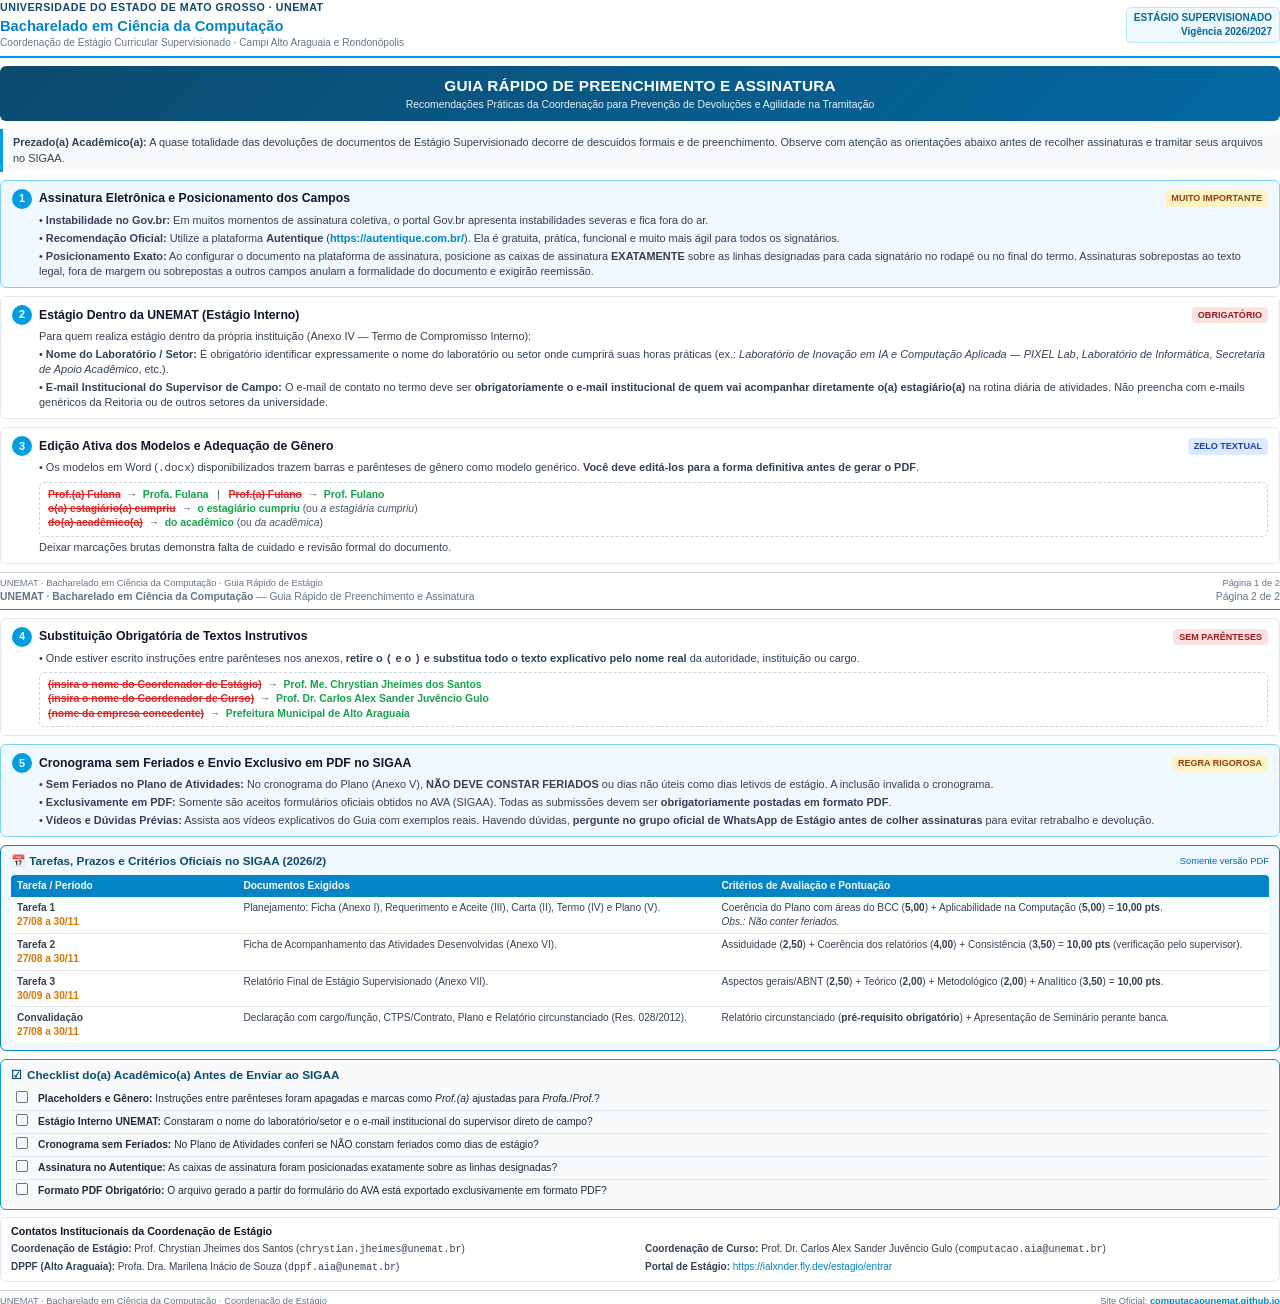
<file: estagio/documentos/guia-rapido-preenchimento-estagio.html>
<!DOCTYPE html>
<html lang="pt-BR">
<head>
<meta charset="UTF-8">
<meta name="viewport" content="width=device-width, initial-scale=1.0">
<title>Guia Rápido de Preenchimento e Assinatura de Documentos — Estágio Supervisionado BCC UNEMAT</title>
<style>
  @page {
    size: A4 portrait;
    margin: 10mm 13mm 10mm 13mm;
  }
  * {
    box-sizing: border-box;
    margin: 0;
    padding: 0;
  }
  body {
    font-family: -apple-system, BlinkMacSystemFont, "Segoe UI", Roboto, Helvetica, Arial, sans-serif;
    color: #1e293b;
    background: #fff;
    line-height: 1.38;
    font-size: 8.8pt;
  }
  .header {
    border-bottom: 2px solid #009EE0;
    padding-bottom: 6px;
    margin-bottom: 8px;
    display: flex;
    justify-content: space-between;
    align-items: center;
  }
  .header-mini {
    border-bottom: 1.5px solid #009EE0;
    padding-bottom: 5px;
    margin-bottom: 8px;
    display: flex;
    justify-content: space-between;
    align-items: center;
    font-size: 7.8pt;
    color: #64748b;
  }
  .header-left {
    flex: 1;
  }
  .header-inst {
    font-size: 8pt;
    font-weight: 700;
    color: #0c4a6e;
    text-transform: uppercase;
    letter-spacing: 0.5px;
  }
  .header-course {
    font-size: 11pt;
    font-weight: 800;
    color: #0284c7;
    margin-top: 1px;
  }
  .header-subtitle {
    font-size: 7.6pt;
    color: #64748b;
  }
  .header-badge {
    background: #f0f9ff;
    border: 1px solid #bae6fd;
    color: #0369a1;
    font-size: 7.5pt;
    font-weight: 700;
    padding: 3px 7px;
    border-radius: 5px;
    text-align: right;
  }
  .main-title {
    text-align: center;
    background: linear-gradient(135deg, #0c4a6e, #0369a1);
    color: #ffffff;
    padding: 9px 12px;
    border-radius: 6px;
    margin-bottom: 8px;
  }
  .main-title h1 {
    font-size: 11.5pt;
    font-weight: 800;
    letter-spacing: 0.2px;
  }
  .main-title p {
    font-size: 7.8pt;
    opacity: 0.92;
    margin-top: 2px;
  }
  .intro-box {
    background: #f8fafc;
    border-left: 3.5px solid #009EE0;
    padding: 6px 10px;
    font-size: 8.2pt;
    color: #334155;
    margin-bottom: 8px;
    border-radius: 0 5px 5px 0;
  }
  .grid-tips {
    display: flex;
    flex-direction: column;
    gap: 8px;
  }
  .tip-card {
    border: 1px solid #e2e8f0;
    border-radius: 6px;
    padding: 8px 11px;
    background: #ffffff;
    page-break-inside: avoid;
  }
  .tip-card.destaque {
    border-color: #7dd3fc;
    background: #f0f9ff;
  }
  .tip-header {
    display: flex;
    align-items: center;
    gap: 7px;
    margin-bottom: 4px;
  }
  .tip-num {
    background: #009EE0;
    color: #ffffff;
    width: 20px;
    height: 20px;
    border-radius: 50%;
    font-size: 8.2pt;
    font-weight: 800;
    display: inline-flex;
    align-items: center;
    justify-content: center;
    flex-shrink: 0;
  }
  .tip-title {
    font-size: 9.2pt;
    font-weight: 700;
    color: #0f172a;
  }
  .tip-tag {
    margin-left: auto;
    font-size: 6.8pt;
    font-weight: 700;
    text-transform: uppercase;
    padding: 2px 6px;
    border-radius: 4px;
  }
  .tag-atencao { background: #fef3c7; color: #92400e; }
  .tag-pratico { background: #dbeafe; color: #1e40af; }
  .tag-obrigatorio { background: #fee2e2; color: #991b1b; }
  .tip-body {
    font-size: 8.2pt;
    color: #334155;
    padding-left: 27px;
  }
  .tip-body p {
    margin-bottom: 3px;
  }
  .tip-body p:last-child {
    margin-bottom: 0;
  }
  .tip-exemplo {
    background: #ffffff;
    border: 1px dashed #cbd5e1;
    border-radius: 5px;
    padding: 5px 8px;
    margin-top: 5px;
    font-size: 7.8pt;
    color: #475569;
  }
  .tip-exemplo code {
    font-family: "SFMono-Regular", Consolas, "Liberation Mono", Menlo, monospace;
    font-size: 7.5pt;
    background: #f1f5f9;
    padding: 1px 3px;
    border-radius: 3px;
  }
  .errado { color: #dc2626; font-weight: 600; text-decoration: line-through; }
  .certo { color: #16a34a; font-weight: 700; }
  
  .page-break {
    page-break-before: always;
  }
  
  /* TABELA SÍNTESE SIGAA */
  .sigaa-box {
    border: 1.5px solid #0284c7;
    background: #f0f9ff;
    border-radius: 6px;
    padding: 7px 10px;
    margin-top: 8px;
    page-break-inside: avoid;
  }
  .sigaa-title {
    font-size: 8.8pt;
    font-weight: 800;
    color: #0c4a6e;
    margin-bottom: 5px;
    display: flex;
    justify-content: space-between;
    align-items: center;
  }
  .sigaa-table {
    width: 100%;
    border-collapse: collapse;
    font-size: 7.6pt;
    background: #ffffff;
    border-radius: 4px;
    overflow: hidden;
  }
  .sigaa-table th {
    background: #0284c7;
    color: #ffffff;
    text-align: left;
    padding: 4px 6px;
    font-weight: 700;
  }
  .sigaa-table td {
    padding: 4px 6px;
    border-bottom: 1px solid #e2e8f0;
    vertical-align: top;
    color: #334155;
  }
  .sigaa-table tr:last-child td {
    border-bottom: none;
  }
  .sigaa-obs {
    margin-top: 4px;
    font-size: 7.3pt;
    color: #0369a1;
    font-weight: 600;
  }

  .checklist-box {
    border: 1px solid #009EE0;
    background: #f8fafc;
    border-radius: 6px;
    padding: 7px 10px;
    margin-top: 8px;
    page-break-inside: avoid;
  }
  .checklist-title {
    font-size: 8.8pt;
    font-weight: 800;
    color: #0c4a6e;
    margin-bottom: 4px;
    display: flex;
    align-items: center;
    gap: 5px;
  }
  .checklist-table {
    width: 100%;
    border-collapse: collapse;
    font-size: 7.7pt;
  }
  .checklist-table td {
    padding: 3px 5px;
    vertical-align: middle;
    border-bottom: 1px solid #e2e8f0;
  }
  .checklist-table tr:last-child td {
    border-bottom: none;
  }
  .box-check {
    width: 12px;
    height: 12px;
    border: 1.5px solid #64748b;
    border-radius: 2px;
    display: inline-block;
  }

  .contacts-box {
    background: #ffffff;
    border: 1px solid #e2e8f0;
    border-radius: 6px;
    padding: 6px 10px;
    margin-top: 7px;
    font-size: 7.5pt;
  }
  .contacts-title {
    font-weight: 800;
    color: #0f172a;
    margin-bottom: 3px;
    font-size: 8pt;
  }
  .contacts-grid {
    display: grid;
    grid-template-columns: 1fr 1fr;
    gap: 3px 10px;
    color: #334155;
  }

  .footer-institucional {
    margin-top: 8px;
    border-top: 1px solid #cbd5e1;
    padding-top: 4px;
    display: flex;
    justify-content: space-between;
    align-items: center;
    font-size: 7pt;
    color: #64748b;
  }
  .footer-links a {
    color: #0284c7;
    text-decoration: none;
    font-weight: 600;
  }
</style>
</head>
<body>

  <!-- ==================== PÁGINA 1 ==================== -->

  <!-- CABEÇALHO INSTITUCIONAL -->
  <header class="header">
    <div class="header-left">
      <div class="header-inst">Universidade do Estado de Mato Grosso · UNEMAT</div>
      <div class="header-course">Bacharelado em Ciência da Computação</div>
      <div class="header-subtitle">Coordenação de Estágio Curricular Supervisionado · Campi Alto Araguaia e Rondonópolis</div>
    </div>
    <div class="header-badge">
      <div>ESTÁGIO SUPERVISIONADO</div>
      <div>Vigência 2026/2027</div>
    </div>
  </header>

  <!-- TÍTULO PRINCIPAL -->
  <div class="main-title">
    <h1>GUIA RÁPIDO DE PREENCHIMENTO E ASSINATURA</h1>
    <p>Recomendações Práticas da Coordenação para Prevenção de Devoluções e Agilidade na Tramitação</p>
  </div>

  <div class="intro-box">
    <strong>Prezado(a) Acadêmico(a):</strong> A quase totalidade das devoluções de documentos de Estágio Supervisionado decorre de descuidos formais e de preenchimento. Observe com atenção as orientações abaixo antes de recolher assinaturas e tramitar seus arquivos no SIGAA.
  </div>

  <div class="grid-tips">

    <!-- DICA 1 -->
    <div class="tip-card destaque">
      <div class="tip-header">
        <span class="tip-num">1</span>
        <span class="tip-title">Assinatura Eletrônica e Posicionamento dos Campos</span>
        <span class="tip-tag tag-atencao">Muito Importante</span>
      </div>
      <div class="tip-body">
        <p>• <strong>Instabilidade no Gov.br:</strong> Em muitos momentos de assinatura coletiva, o portal Gov.br apresenta instabilidades severas e fica fora do ar.</p>
        <p>• <strong>Recomendação Oficial:</strong> Utilize a plataforma <strong>Autentique</strong> (<a href="https://autentique.com.br/" style="color:#0284c7; text-decoration:none; font-weight:bold;">https://autentique.com.br/</a>). Ela é gratuita, prática, funcional e muito mais ágil para todos os signatários.</p>
        <p>• <strong>Posicionamento Exato:</strong> Ao configurar o documento na plataforma de assinatura, posicione as caixas de assinatura <strong>EXATAMENTE</strong> sobre as linhas designadas para cada signatário no rodapé ou no final do termo. Assinaturas sobrepostas ao texto legal, fora de margem ou sobrepostas a outros campos anulam a formalidade do documento e exigirão reemissão.</p>
      </div>
    </div>

    <!-- DICA 2 -->
    <div class="tip-card">
      <div class="tip-header">
        <span class="tip-num">2</span>
        <span class="tip-title">Estágio Dentro da UNEMAT (Estágio Interno)</span>
        <span class="tip-tag tag-obrigatorio">Obrigatório</span>
      </div>
      <div class="tip-body">
        <p>Para quem realiza estágio dentro da própria instituição (Anexo IV — Termo de Compromisso Interno):</p>
        <p>• <strong>Nome do Laboratório / Setor:</strong> É obrigatório identificar expressamente o nome do laboratório ou setor onde cumprirá suas horas práticas (ex.: <em>Laboratório de Inovação em IA e Computação Aplicada — PIXEL Lab</em>, <em>Laboratório de Informática</em>, <em>Secretaria de Apoio Acadêmico</em>, etc.).</p>
        <p>• <strong>E-mail Institucional do Supervisor de Campo:</strong> O e-mail de contato no termo deve ser <strong>obrigatoriamente o e-mail institucional de quem vai acompanhar diretamente o(a) estagiário(a)</strong> na rotina diária de atividades. Não preencha com e-mails genéricos da Reitoria ou de outros setores da universidade.</p>
      </div>
    </div>

    <!-- DICA 3 -->
    <div class="tip-card">
      <div class="tip-header">
        <span class="tip-num">3</span>
        <span class="tip-title">Edição Ativa dos Modelos e Adequação de Gênero</span>
        <span class="tip-tag tag-pratico">Zelo Textual</span>
      </div>
      <div class="tip-body">
        <p>• Os modelos em Word (<code>.docx</code>) disponibilizados trazem barras e parênteses de gênero como modelo genérico. <strong>Você deve editá-los para a forma definitiva antes de gerar o PDF</strong>.</p>
        <div class="tip-exemplo">
          <span class="errado">Prof.(a) Fulana</span> &nbsp;→&nbsp; <span class="certo">Profa. Fulana</span> &nbsp;&nbsp;|&nbsp;&nbsp;
          <span class="errado">Prof.(a) Fulano</span> &nbsp;→&nbsp; <span class="certo">Prof. Fulano</span><br>
          <span class="errado">o(a) estagiário(a) cumpriu</span> &nbsp;→&nbsp; <span class="certo">o estagiário cumpriu</span> (ou <em>a estagiária cumpriu</em>)<br>
          <span class="errado">do(a) acadêmico(a)</span> &nbsp;→&nbsp; <span class="certo">do acadêmico</span> (ou <em>da acadêmica</em>)
        </div>
        <p style="margin-top:3px;">Deixar marcações brutas demonstra falta de cuidado e revisão formal do documento.</p>
      </div>
    </div>

  </div>

  <footer class="footer-institucional">
    <div>UNEMAT · Bacharelado em Ciência da Computação · Guia Rápido de Estágio</div>
    <div>Página 1 de 2</div>
  </footer>

  <!-- ==================== QUEBRA DE PÁGINA ==================== -->
  <div class="page-break"></div>

  <!-- ==================== PÁGINA 2 ==================== -->

  <header class="header-mini">
    <div><strong>UNEMAT · Bacharelado em Ciência da Computação</strong> — Guia Rápido de Preenchimento e Assinatura</div>
    <div>Página 2 de 2</div>
  </header>

  <div class="grid-tips">

    <!-- DICA 4 -->
    <div class="tip-card">
      <div class="tip-header">
        <span class="tip-num">4</span>
        <span class="tip-title">Substituição Obrigatória de Textos Instrutivos</span>
        <span class="tip-tag tag-obrigatorio">Sem Parênteses</span>
      </div>
      <div class="tip-body">
        <p>• Onde estiver escrito instruções entre parênteses nos anexos, <strong>retire o <code>(</code> e o <code>)</code> e substitua todo o texto explicativo pelo nome real</strong> da autoridade, instituição ou cargo.</p>
        <div class="tip-exemplo">
          <span class="errado">(insira o nome do Coordenador de Estágio)</span> &nbsp;→&nbsp; <span class="certo">Prof. Me. Chrystian Jheimes dos Santos</span><br>
          <span class="errado">(insira o nome do Coordenador de Curso)</span> &nbsp;→&nbsp; <span class="certo">Prof. Dr. Carlos Alex Sander Juvêncio Gulo</span><br>
          <span class="errado">(nome da empresa concedente)</span> &nbsp;→&nbsp; <span class="certo">Prefeitura Municipal de Alto Araguaia</span>
        </div>
      </div>
    </div>

    <!-- DICA 5 -->
    <div class="tip-card destaque">
      <div class="tip-header">
        <span class="tip-num">5</span>
        <span class="tip-title">Cronograma sem Feriados e Envio Exclusivo em PDF no SIGAA</span>
        <span class="tip-tag tag-atencao">Regra Rigorosa</span>
      </div>
      <div class="tip-body">
        <p>• <strong>Sem Feriados no Plano de Atividades:</strong> No cronograma do Plano (Anexo V), <strong>NÃO DEVE CONSTAR FERIADOS</strong> ou dias não úteis como dias letivos de estágio. A inclusão invalida o cronograma.</p>
        <p>• <strong>Exclusivamente em PDF:</strong> Somente são aceitos formulários oficiais obtidos no AVA (SIGAA). Todas as submissões devem ser <strong>obrigatoriamente postadas em formato PDF</strong>.</p>
        <p>• <strong>Vídeos e Dúvidas Prévias:</strong> Assista aos vídeos explicativos do Guia com exemplos reais. Havendo dúvidas, <strong>pergunte no grupo oficial de WhatsApp de Estágio antes de colher assinaturas</strong> para evitar retrabalho e devolução.</p>
      </div>
    </div>

  </div>

  <!-- QUADRO SÍNTESE SIGAA -->
  <div class="sigaa-box">
    <div class="sigaa-title">
      <span>📅 Tarefas, Prazos e Critérios Oficiais no SIGAA (2026/2)</span>
      <span style="font-size:7pt; color:#0369a1; font-weight:normal;">Somente versão PDF</span>
    </div>
    <table class="sigaa-table">
      <thead>
        <tr>
          <th style="width:18%;">Tarefa / Período</th>
          <th style="width:38%;">Documentos Exigidos</th>
          <th style="width:44%;">Critérios de Avaliação e Pontuação</th>
        </tr>
      </thead>
      <tbody>
        <tr>
          <td><strong>Tarefa 1</strong><br><span style="color:#d97706; font-weight:bold;">27/08 a 30/11</span></td>
          <td>Planejamento: Ficha (Anexo I), Requerimento e Aceite (III), Carta (II), Termo (IV) e Plano (V).</td>
          <td>Coerência do Plano com áreas do BCC (<strong>5,00</strong>) + Aplicabilidade na Computação (<strong>5,00</strong>) = <strong>10,00 pts</strong>.<br><em>Obs.: Não conter feriados.</em></td>
        </tr>
        <tr>
          <td><strong>Tarefa 2</strong><br><span style="color:#d97706; font-weight:bold;">27/08 a 30/11</span></td>
          <td>Ficha de Acompanhamento das Atividades Desenvolvidas (Anexo VI).</td>
          <td>Assiduidade (<strong>2,50</strong>) + Coerência dos relatórios (<strong>4,00</strong>) + Consistência (<strong>3,50</strong>) = <strong>10,00 pts</strong> (verificação pelo supervisor).</td>
        </tr>
        <tr>
          <td><strong>Tarefa 3</strong><br><span style="color:#d97706; font-weight:bold;">30/09 a 30/11</span></td>
          <td>Relatório Final de Estágio Supervisionado (Anexo VII).</td>
          <td>Aspectos gerais/ABNT (<strong>2,50</strong>) + Teórico (<strong>2,00</strong>) + Metodológico (<strong>2,00</strong>) + Analítico (<strong>3,50</strong>) = <strong>10,00 pts</strong>.</td>
        </tr>
        <tr>
          <td><strong>Convalidação</strong><br><span style="color:#d97706; font-weight:bold;">27/08 a 30/11</span></td>
          <td>Declaração com cargo/função, CTPS/Contrato, Plano e Relatório circunstanciado (Res. 028/2012).</td>
          <td>Relatório circunstanciado (<strong>pré-requisito obrigatório</strong>) + Apresentação de Seminário perante banca.</td>
        </tr>
      </tbody>
    </table>
  </div>

  <!-- CHECKLIST RÁPIDO -->
  <div class="checklist-box">
    <div class="checklist-title">
      <span>☑</span> Checklist do(a) Acadêmico(a) Antes de Enviar ao SIGAA
    </div>
    <table class="checklist-table">
      <tr>
        <td style="width:18px;"><span class="box-check"></span></td>
        <td><strong>Placeholders e Gênero:</strong> Instruções entre parênteses foram apagadas e marcas como <em>Prof.(a)</em> ajustadas para <em>Profa.</em>/<em>Prof.</em>?</td>
      </tr>
      <tr>
        <td><span class="box-check"></span></td>
        <td><strong>Estágio Interno UNEMAT:</strong> Constaram o nome do laboratório/setor e o e-mail institucional do supervisor direto de campo?</td>
      </tr>
      <tr>
        <td><span class="box-check"></span></td>
        <td><strong>Cronograma sem Feriados:</strong> No Plano de Atividades conferi se NÃO constam feriados como dias de estágio?</td>
      </tr>
      <tr>
        <td><span class="box-check"></span></td>
        <td><strong>Assinatura no Autentique:</strong> As caixas de assinatura foram posicionadas exatamente sobre as linhas designadas?</td>
      </tr>
      <tr>
        <td><span class="box-check"></span></td>
        <td><strong>Formato PDF Obrigatório:</strong> O arquivo gerado a partir do formulário do AVA está exportado exclusivamente em formato PDF?</td>
      </tr>
    </table>
  </div>

  <!-- CONTATOS DE REFERÊNCIA -->
  <div class="contacts-box">
    <div class="contacts-title">Contatos Institucionais da Coordenação de Estágio</div>
    <div class="contacts-grid">
      <div><strong>Coordenação de Estágio:</strong> Prof. Chrystian Jheimes dos Santos (<code>chrystian.jheimes@unemat.br</code>)</div>
      <div><strong>Coordenação de Curso:</strong> Prof. Dr. Carlos Alex Sander Juvêncio Gulo (<code>computacao.aia@unemat.br</code>)</div>
      <div><strong>DPPF (Alto Araguaia):</strong> Profa. Dra. Marilena Inácio de Souza (<code>dppf.aia@unemat.br</code>)</div>
      <div><strong>Portal de Estágio:</strong> <a href="https://ialxnder.fly.dev/estagio/entrar" style="color:#0284c7; text-decoration:none;">https://ialxnder.fly.dev/estagio/entrar</a></div>
    </div>
  </div>

  <!-- RODAPÉ INSTITUCIONAL -->
  <footer class="footer-institucional">
    <div>UNEMAT · Bacharelado em Ciência da Computação · Coordenação de Estágio</div>
    <div class="footer-links">Site Oficial: <a href="https://computacaounemat.github.io/">computacaounemat.github.io</a></div>
  </footer>

</body>
</html>
</file>
<file: assets/portal/portal-shell.css>
/* ==========================================================================
   Portal BCC UNEMAT — Shell Compartilhado (Sidebar + Layout Responsivo)
   Identidade Visual Oficial BCC (Manual 2025): #009EE0 (Ciano), #8DC63F (Verde)
   ========================================================================== */

@font-face {
  font-family: 'Mesmerize';
  src: url('../fonts/mesmerize/mesmerize-light.ttf') format('truetype');
  font-weight: 300;
  font-style: normal;
  font-display: swap;
}
@font-face {
  font-family: 'Mesmerize';
  src: url('../fonts/mesmerize/mesmerize-bold.ttf') format('truetype');
  font-weight: 700;
  font-style: normal;
  font-display: swap;
}

:root {
  --bcc-cyan: #009EE0;
  --bcc-cyan-dark: #007db2;
  --bcc-green: #8DC63F;
  --bcc-bg: #0b0d0f;
  --bcc-surface: #16191c;
  --bcc-surface-hover: rgba(51, 65, 85, 0.5);
  --bcc-border: #334155;
  --bcc-text: #f8fafc;
  --bcc-text-soft: #cbd5e1;
  --bcc-muted: #94a3b8;
  --bcc-sidebar-w: 256px;
}

/* Skip link acessível por teclado */
.bcc-skip-link {
  position: fixed;
  top: -100px;
  left: 12px;
  z-index: 1000;
  background: var(--bcc-green);
  color: #08100a;
  font-family: 'Mesmerize', system-ui, -apple-system, sans-serif;
  font-weight: 700;
  font-size: 14px;
  padding: 10px 16px;
  border-radius: 8px;
  text-decoration: none;
  box-shadow: 0 8px 24px rgba(0, 0, 0, 0.45);
  transition: top 0.15s ease;
}
.bcc-skip-link:focus {
  top: 12px;
  outline: 3px solid #ffffff;
  outline-offset: 2px;
}

/* Foco visível em todos os controles do shell */
.bcc-sidebar a:focus-visible,
.bcc-sidebar button:focus-visible,
.bcc-mobile-topbar button:focus-visible,
.bcc-mobile-topbar a:focus-visible {
  outline: 2px solid var(--bcc-cyan);
  outline-offset: 2px;
}

/* Layout principal de 2 colunas com uma única rolagem da janela */
html, body {
  max-width: 100%;
  overflow-x: clip;
}

.bcc-shell {
  display: flex;
  min-height: 100dvh;
  width: 100%;
  max-width: 100%;
  background-color: var(--bcc-bg);
}

.bcc-main-col {
  flex: 1 1 auto;
  width: 100%;
  max-width: 100%;
  min-width: 0;
  display: flex;
  flex-direction: column;
  min-height: 100dvh;
}

.bcc-content {
  width: 100%;
  max-width: 100%;
  min-width: 0;
}

/* Overlay mobile */
.bcc-sidebar-overlay {
  display: none;
  position: fixed;
  inset: 0;
  background: rgba(0, 0, 0, 0.65);
  backdrop-filter: blur(4px);
  -webkit-backdrop-filter: blur(4px);
  z-index: 90;
}
.bcc-sidebar-overlay.is-open {
  display: block;
}

/* Sidebar */
.bcc-sidebar {
  width: var(--bcc-sidebar-w);
  flex: 0 0 var(--bcc-sidebar-w);
  background: var(--bcc-surface);
  border-right: 1px solid var(--bcc-border);
  display: flex;
  flex-direction: column;
  position: sticky;
  top: 0;
  height: 100dvh;
  z-index: 100;
  font-family: 'Mesmerize', system-ui, -apple-system, sans-serif;
  font-weight: 300;
  color: var(--bcc-text-soft);
  box-sizing: border-box;
  box-shadow: 4px 0 24px rgba(0, 0, 0, 0.28);
}

.bcc-sidebar *,
.bcc-mobile-topbar * {
  box-sizing: border-box;
}

.bcc-sidebar-brand {
  padding: 20px 18px;
  border-bottom: 1px solid var(--bcc-border);
  position: relative;
}

.bcc-brand-link {
  display: flex;
  flex-direction: column;
  align-items: center;
  text-decoration: none;
  color: inherit;
  gap: 8px;
}

.bcc-brand-logo {
  height: 52px;
  width: auto;
  max-width: 100%;
  object-fit: contain;
  display: block;
}

.bcc-brand-sub {
  font-size: 11px;
  font-weight: 700;
  color: var(--bcc-muted);
  text-align: center;
  line-height: 1.3;
  letter-spacing: 0.02em;
}

.bcc-close-btn {
  display: none;
  position: absolute;
  top: 12px;
  right: 12px;
  width: 34px;
  height: 34px;
  border-radius: 8px;
  border: 1px solid var(--bcc-border);
  background: rgba(15, 23, 42, 0.65);
  color: var(--bcc-text-soft);
  cursor: pointer;
  align-items: center;
  justify-content: center;
  font-size: 16px;
}
.bcc-close-btn:hover {
  color: #ffffff;
  border-color: var(--bcc-cyan);
}

.bcc-nav {
  flex: 1 1 auto;
  overflow-y: auto;
  padding: 14px 12px 18px;
}

.bcc-nav-group-label {
  margin: 16px 0 6px;
  padding: 0 10px;
  font-size: 11px;
  font-weight: 700;
  letter-spacing: 0.08em;
  text-transform: uppercase;
  color: var(--bcc-muted);
}
.bcc-nav-group-label:first-child {
  margin-top: 2px;
}

.bcc-nav-list {
  list-style: none;
  margin: 0;
  padding: 0;
  display: flex;
  flex-direction: column;
  gap: 3px;
}

.bcc-nav-link {
  display: flex;
  align-items: center;
  gap: 11px;
  width: 100%;
  padding: 10px 12px;
  border-radius: 9px;
  text-decoration: none;
  font-size: 14px;
  font-weight: 500;
  color: #cbd5e1;
  transition: background-color 0.15s ease, color 0.15s ease;
  line-height: 1.3;
}

.bcc-nav-link:hover {
  background: var(--bcc-surface-hover);
  color: #ffffff;
}

.bcc-nav-link.is-active,
.bcc-nav-link[aria-current="page"] {
  background: rgba(0, 158, 224, 0.16);
  color: #38bdf8;
  font-weight: 700;
  box-shadow: inset -3px 0 0 var(--bcc-cyan);
}

.bcc-nav-icon {
  width: 20px;
  text-align: center;
  flex-shrink: 0;
  font-size: 14px;
}

.bcc-nav-badge {
  margin-left: auto;
  font-size: 10px;
  font-weight: 700;
  padding: 2px 7px;
  border-radius: 6px;
  background: rgba(51, 65, 85, 0.9);
  color: #e2e8f0;
  letter-spacing: 0.02em;
}
.bcc-nav-badge--cyan {
  background: #0284c7;
  color: #ffffff;
}
.bcc-nav-badge--green {
  background: #15803d;
  color: #ffffff;
}

/* Rodapé de contato da sidebar */
.bcc-sidebar-footer {
  padding: 12px 14px;
  border-top: 1px solid var(--bcc-border);
  background: rgba(11, 13, 15, 0.55);
  font-size: 11.5px;
  line-height: 1.45;
  color: var(--bcc-muted);
}

.bcc-sidebar-footer-title {
  font-weight: 700;
  color: #e2e8f0;
  margin: 0 0 6px;
  font-size: 12px;
}

.bcc-sidebar-footer-row {
  margin: 0 0 6px;
}
.bcc-sidebar-footer-row:last-child {
  margin-bottom: 0;
}

.bcc-sidebar-footer a {
  color: #38bdf8;
  text-decoration: none;
  word-break: break-all;
}
.bcc-sidebar-footer a:hover {
  text-decoration: underline;
}

/* Topbar mobile (oculta no desktop) */
.bcc-mobile-topbar {
  display: none;
  position: sticky;
  top: 0;
  z-index: 80;
  background: rgba(22, 25, 28, 0.96);
  backdrop-filter: blur(10px);
  -webkit-backdrop-filter: blur(10px);
  border-bottom: 1px solid var(--bcc-border);
  padding: 10px 14px;
  align-items: center;
  justify-content: space-between;
  gap: 12px;
  font-family: 'Mesmerize', system-ui, -apple-system, sans-serif;
}

.bcc-hamburger {
  display: inline-flex;
  align-items: center;
  justify-content: center;
  width: 38px;
  height: 38px;
  border-radius: 9px;
  border: 1px solid var(--bcc-border);
  background: rgba(15, 23, 42, 0.8);
  color: #f8fafc;
  cursor: pointer;
  font-size: 17px;
  flex-shrink: 0;
}
.bcc-hamburger:hover {
  border-color: var(--bcc-cyan);
  color: var(--bcc-cyan);
}

.bcc-mobile-title {
  font-size: 14px;
  font-weight: 700;
  color: #f8fafc;
  text-decoration: none;
  white-space: nowrap;
  overflow: hidden;
  text-overflow: ellipsis;
}

.bcc-mobile-campus {
  font-size: 11px;
  font-weight: 700;
  color: var(--bcc-cyan);
  white-space: nowrap;
}

/* Ajuste de toolbars sticky internas quando dentro do shell */
@media (max-width: 767.98px) {
  .bcc-mobile-topbar {
    display: flex;
  }

  .bcc-sidebar {
    position: fixed;
    top: 0;
    left: 0;
    bottom: 0;
    height: 100dvh;
    transform: translateX(-100%);
    transition: transform 0.24s ease;
    visibility: hidden;
  }

  .bcc-sidebar.is-open {
    transform: translateX(0);
    visibility: visible;
  }

  .bcc-close-btn {
    display: inline-flex;
  }

  /* Evita sobreposição da toolbar sticky com a topbar mobile */
  .bcc-main-col .toolbar {
    top: 59px !important;
  }
}

@media (min-width: 768px) {
  .bcc-sidebar-overlay {
    display: none !important;
  }
}
</file>
